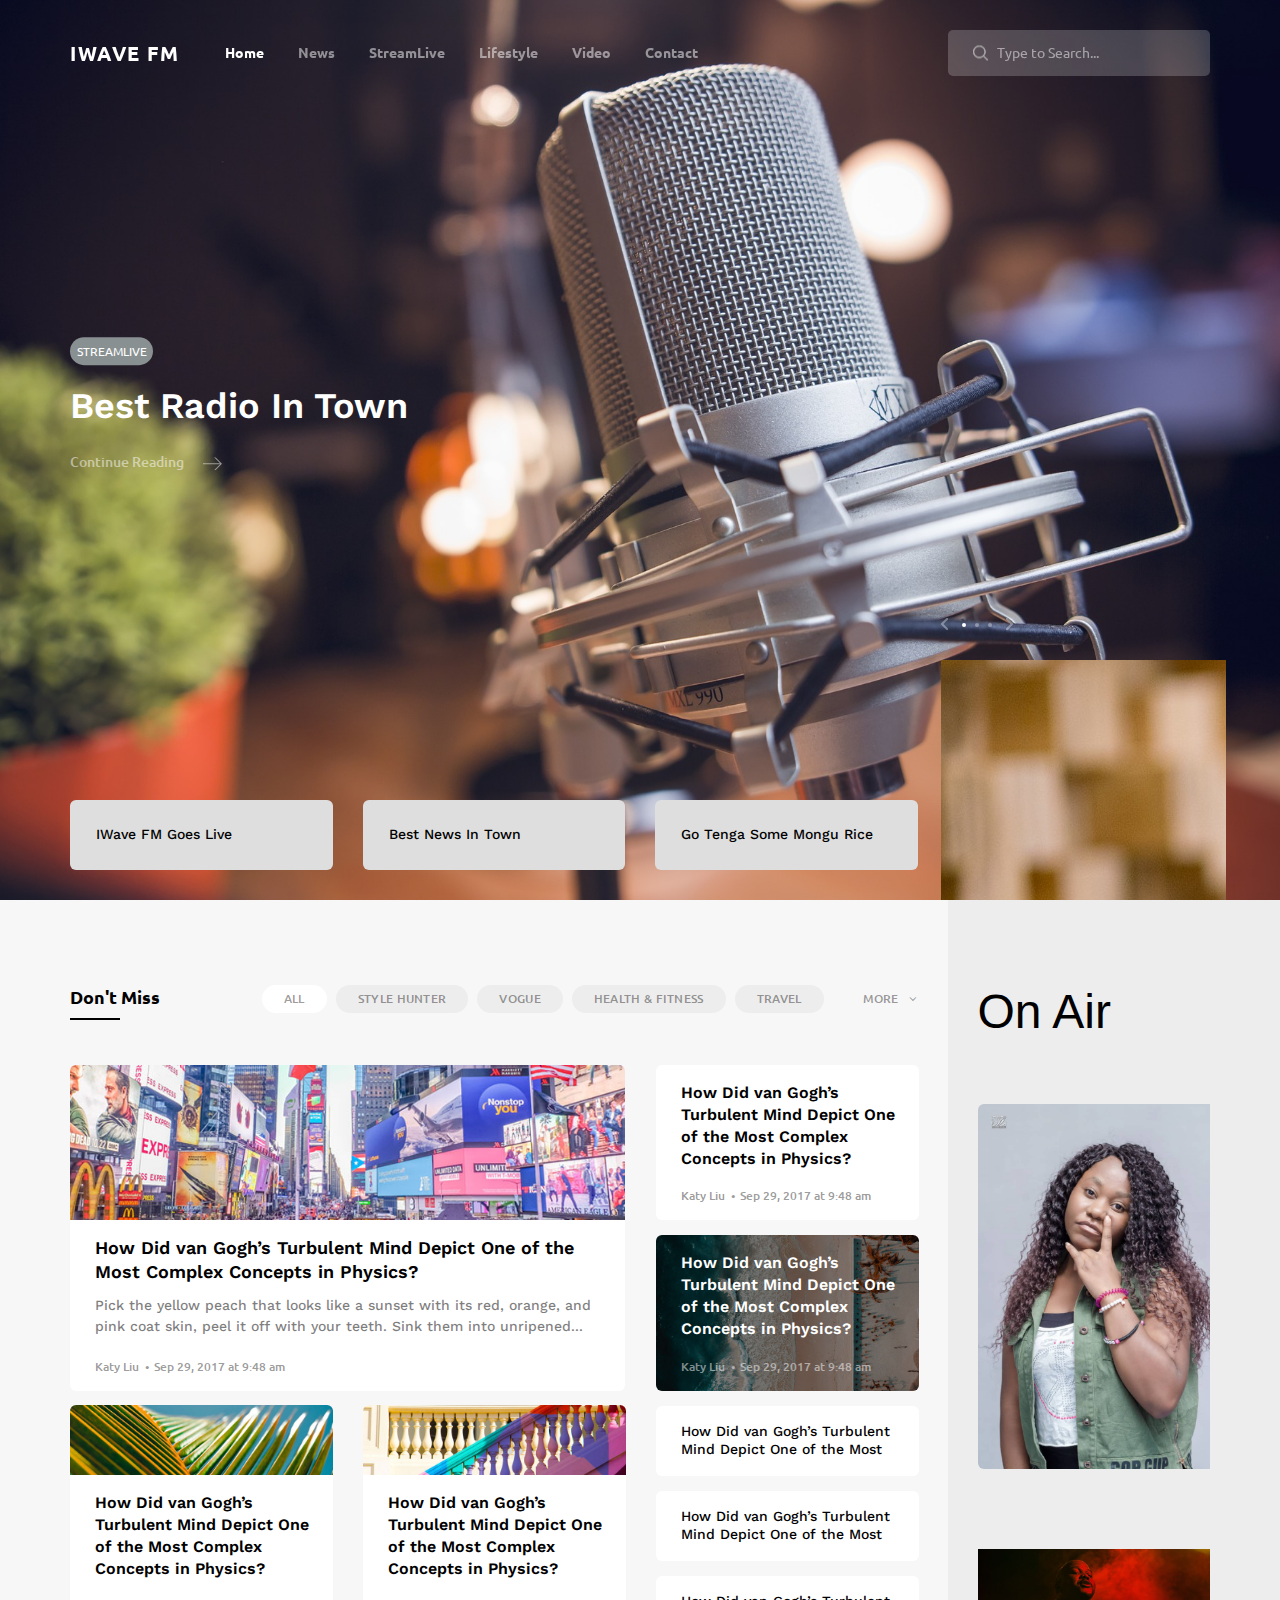
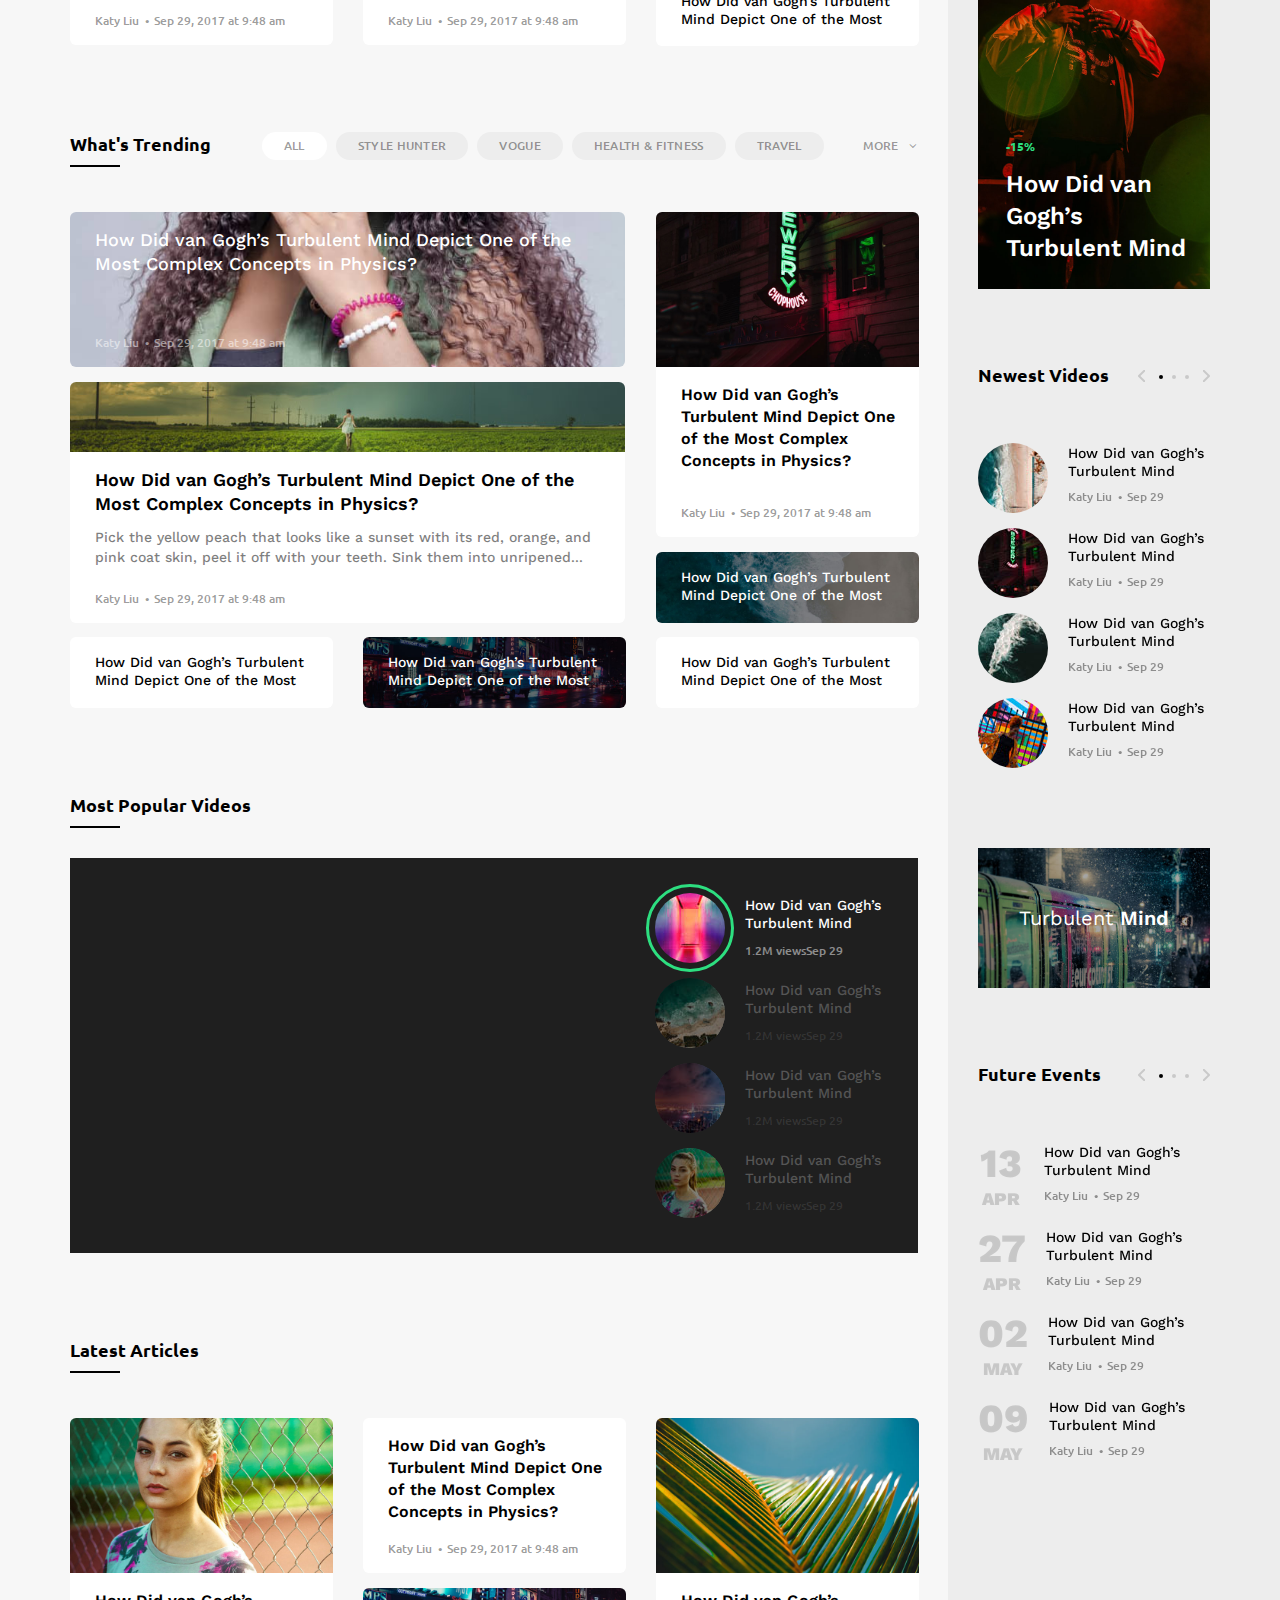
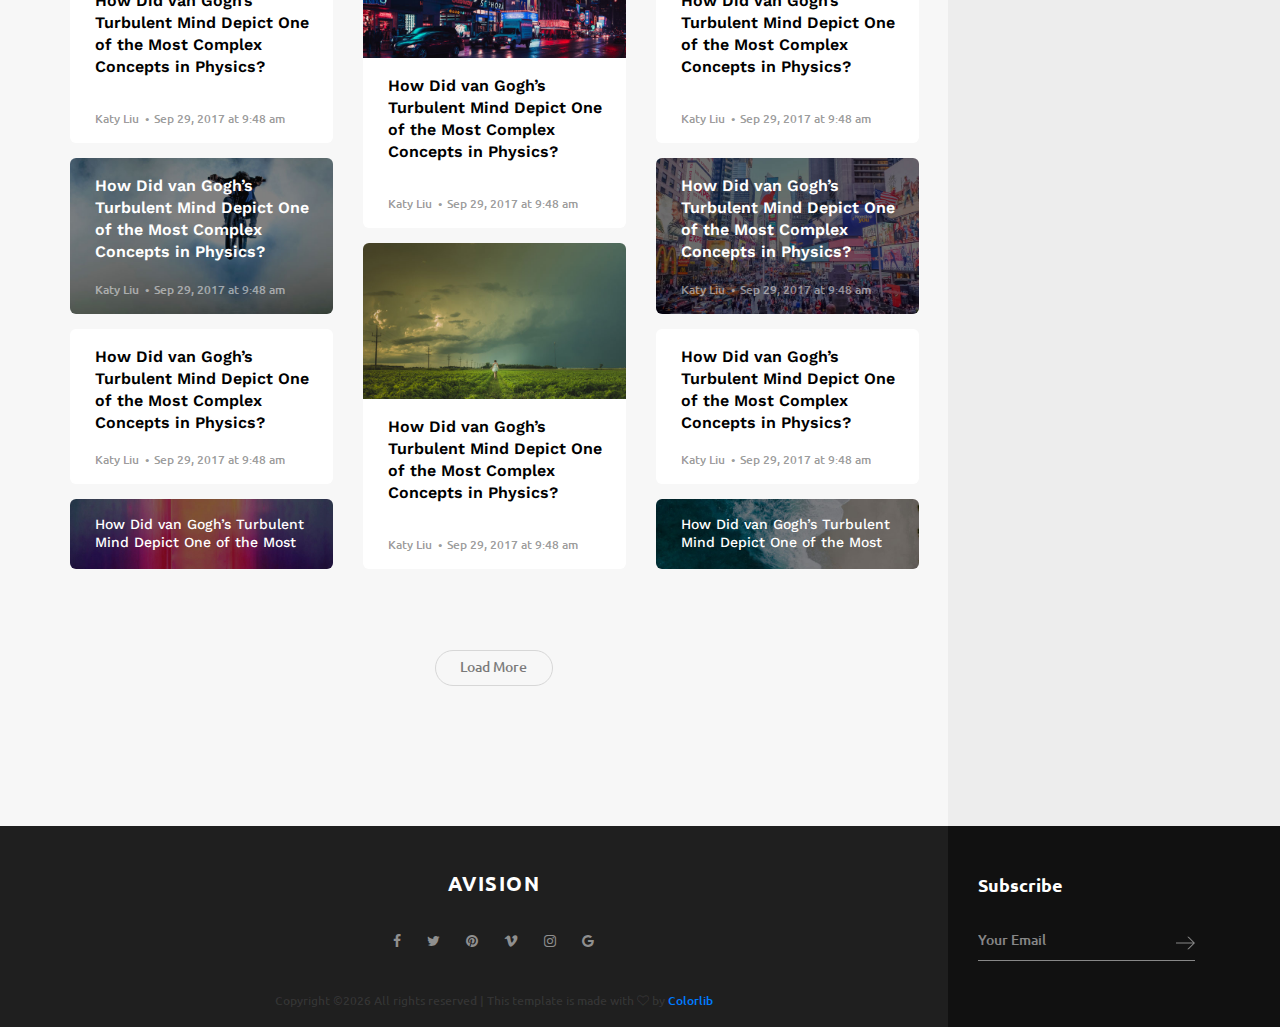
<file: index.html>
<!DOCTYPE html>
<html lang="en">
<head>
<title>iWave FM</title>
<meta charset="utf-8">
<meta http-equiv="X-UA-Compatible" content="IE=edge">
<meta name="description" content="Best Radio In Town">
<meta name="viewport" content="width=device-width, initial-scale=1">
<link rel="stylesheet" type="text/css" href="styles/bootstrap4/bootstrap.min.css">
<link href="plugins/font-awesome-4.7.0/css/font-awesome.min.css" rel="stylesheet" type="text/css">
<link rel="stylesheet" type="text/css" href="plugins/OwlCarousel2-2.2.1/owl.carousel.css">
<link rel="stylesheet" type="text/css" href="plugins/OwlCarousel2-2.2.1/owl.theme.default.css">
<link rel="stylesheet" type="text/css" href="plugins/OwlCarousel2-2.2.1/animate.css">
<link rel="stylesheet" type="text/css" href="plugins/jquery.mb.YTPlayer-3.1.12/jquery.mb.YTPlayer.css">
<link rel="stylesheet" type="text/css" href="styles/main_styles.css">
<link rel="stylesheet" type="text/css" href="styles/responsive.css">
</head>
<body>

<div class="super_container">

	<!-- Header -->

	<header class="header">
		<div class="container">
			<div class="row">
				<div class="col">
					<div class="header_content d-flex flex-row align-items-center justify-content-start">
						<div class="logo"><a href="#">IWave FM</a></div>
						<nav class="main_nav">
							<ul>
								<li class="active"><a href="index.html">Home</a></li>
								<li><a href="#">News</a></li>
								<li><a href="#">StreamLive</a></li>
								<li><a href="#">Lifestyle</a></li>
								<li><a href="#">Video</a></li>
								<li><a href="contact.html">Contact</a></li>
							</ul>
						</nav>
						<div class="search_container ml-auto">
							<div class="weather">
								<!-- <div class="temperature">+10°</div> -->
								<!-- <img class="weather_icon" src="images/cloud.png" alt=""> -->
							</div>
							<form action="#">
								<input type="search" class="header_search_input" required="required" placeholder="Type to Search...">
								<img class="header_search_icon" src="images/search.png" alt="">
							</form>
							
						</div>
						<div class="hamburger ml-auto menu_mm">
							<i class="fa fa-bars trans_200 menu_mm" aria-hidden="true"></i>
						</div>
					</div>
				</div>
			</div>
		</div>
	</header>

	<!-- Menu -->

	<div class="menu d-flex flex-column align-items-end justify-content-start text-right menu_mm trans_400">
		<div class="menu_close_container"><div class="menu_close"><div></div><div></div></div></div>
		<div class="logo menu_mm"><a href="#">Avision</a></div>
		<div class="search">
			<form action="#">
				<input type="search" class="header_search_input menu_mm" required="required" placeholder="Type to Search...">
				<img class="header_search_icon menu_mm" src="images/search_2.png" alt="">
			</form>
		</div>
		<nav class="menu_nav">
			<ul class="menu_mm">
				<li class="menu_mm"><a href="index.html">home</a></li>
				<li class="menu_mm"><a href="#">Fashion</a></li>
				<li class="menu_mm"><a href="#">Gadgets</a></li>
				<li class="menu_mm"><a href="#">Lifestyle</a></li>
				<li class="menu_mm"><a href="#">Video</a></li>
				<li class="menu_mm"><a href="contact.html">Contact</a></li>
			</ul>
		</nav>
	</div>
	
	<!-- Home -->

	<div class="home">
		
		<!-- Home Slider -->

		<div class="home_slider_container">
			<div class="owl-carousel owl-theme home_slider">
				
				<!-- Slider Item -->
				<div class="owl-item">
					<div class="home_slider_background" style="background-image:url(images/new/3.jpg)"></div>
					<div class="home_slider_content_container">
						<div class="container">
							<div class="row">
								<div class="col">
									<div class="home_slider_content">
										<div class="home_slider_item_category trans_200"><a href="http://www.radio.microtechcloud.co:3000/iwavefm.mp3" class="trans_200">StreamLive</a></div>
										<div class="home_slider_item_title">
											<a href="post.html">Best Radio In Town</a>
										</div>
										<div class="home_slider_item_link">
											<a href="post.html" class="trans_200">Continue Reading
												<svg version="1.1" id="link_arrow_1" xmlns="http://www.w3.org/2000/svg" xmlns:xlink="http://www.w3.org/1999/xlink" x="0px" y="0px"
													 width="19px" height="13px" viewBox="0 0 19 13" enable-background="new 0 0 19 13" xml:space="preserve">
													<polygon fill="#FFFFFF" points="12.475,0 11.061,0 17.081,6.021 0,6.021 0,7.021 17.038,7.021 11.06,13 12.474,13 18.974,6.5 "/>
												</svg>
											</a>
										</div>
									</div>
								</div>
							</div>
						</div>
					</div>

					<!-- Similar Posts -->
					<div class="similar_posts_container">
						<div class="container">
							<div class="row d-flex flex-row align-items-end">

								<!-- Similar Post -->
								<div class="col-lg-3 col-md-6 similar_post_col">
									<div class="similar_post trans_200">
										<a href="post.html">IWave FM  Goes Live</a>
									</div>
								</div>

								<!-- Similar Post -->
								<div class="col-lg-3 col-md-6 similar_post_col">
									<div class="similar_post trans_200">
										<a href="post.html">Best News In Town</a>
									</div>
								</div>

								<!-- Similar Post -->
								<div class="col-lg-3 col-md-6 similar_post_col">
									<div class="similar_post trans_200">
										<a href="post.html">Go Tenga Some Mongu Rice</a>
									</div>
								</div>

							</div>
						</div>
						
						<div class="home_slider_next_container">
							<div class="home_slider_next" style="background-image:url(images/new/2.jpg)">
								<div class="home_slider_next_background trans_400"></div>
								<div class="home_slider_next_content trans_400">
									<div class="home_slider_next_title">next</div>
									<div class="home_slider_next_link">How Did van Gogh’s Turbulent Mind Depict One of the Most Complex Concepts in Physics?</div>
								</div>
							</div>
						</div>

					</div>
				</div>

				<!-- Slider Item -->
				<div class="owl-item">
					<div class="home_slider_background" style="background-image:url(images/new/1.jpg)"></div>
					<div class="home_slider_content_container">
						<div class="container">
							<div class="row">
								<div class="col">
									<div class="home_slider_content">
										<div class="home_slider_item_category trans_200"><a href="category.html" class="trans_200">sport</a></div>
										<div class="home_slider_item_title">
											<a href="post.html">How Did van Gogh’s Turbulent Mind Depict One of the Most Complex Concepts in Physics?</a>
										</div>
										<div class="home_slider_item_link">
											<a href="post.html" class="trans_200">Continue Reading
												<svg version="1.1" id="link_arrow_1" xmlns="http://www.w3.org/2000/svg" xmlns:xlink="http://www.w3.org/1999/xlink" x="0px" y="0px"
													 width="19px" height="13px" viewBox="0 0 19 13" enable-background="new 0 0 19 13" xml:space="preserve">
													<polygon fill="#FFFFFF" points="12.475,0 11.061,0 17.081,6.021 0,6.021 0,7.021 17.038,7.021 11.06,13 12.474,13 18.974,6.5 "/>
												</svg>
											</a>
										</div>
									</div>
								</div>
							</div>
						</div>
					</div>

					<!-- Similar Posts -->
					<div class="similar_posts_container">
						<div class="container">
							<div class="row d-flex flex-row align-items-end">

								<!-- Similar Post -->
								<div class="col-lg-3 col-md-6 similar_post_col">
									<div class="similar_post trans_200">
										<a href="post.html">How Did van Gogh’s Turbulent Mind Depict One of the Most</a>
									</div>
								</div>

								<!-- Similar Post -->
								<div class="col-lg-3 col-md-6 similar_post_col">
									<div class="similar_post trans_200">
										<a href="post.html">How Did van Gogh’s Turbulent Mind Depict One of the Most</a>
									</div>
								</div>

								<!-- Similar Post -->
								<div class="col-lg-3 col-md-6 similar_post_col">
									<div class="similar_post trans_200">
										<a href="post.html">How Did van Gogh’s Turbulent Mind Depict One of the Most</a>
									</div>
								</div>

							</div>
						</div>
						
						<div class="home_slider_next_container">
							<div class="home_slider_next" style="background-image:url(images/home_slider_next.jpg)">
								<div class="home_slider_next_background trans_400"></div>
								<div class="home_slider_next_content trans_400">
									<div class="home_slider_next_title">next</div>
									<div class="home_slider_next_link">How Did van Gogh’s Turbulent Mind Depict One of the Most Complex Concepts in Physics?</div>
								</div>
							</div>
						</div>

					</div>
				</div>

				<!-- Slider Item -->
				<div class="owl-item">
					<div class="home_slider_background" style="background-image:url(images/new/4.jpg)"></div>
					<div class="home_slider_content_container">
						<div class="container">
							<div class="row">
								<div class="col">
									<div class="home_slider_content">
										<div class="home_slider_item_category trans_200"><a href="category.html" class="trans_200">Listen Live</a></div>
										<div class="home_slider_item_title">
											<a href="post.html">How Did van Gogh’s Turbulent Mind Depict One of the Most Complex Concepts in Physics?</a>
										</div>
										<div class="home_slider_item_link">
											<a href="post.html" class="trans_200">Continue Reading
												<svg version="1.1" id="link_arrow_1" xmlns="http://www.w3.org/2000/svg" xmlns:xlink="http://www.w3.org/1999/xlink" x="0px" y="0px"
													 width="19px" height="13px" viewBox="0 0 19 13" enable-background="new 0 0 19 13" xml:space="preserve">
													<polygon fill="#FFFFFF" points="12.475,0 11.061,0 17.081,6.021 0,6.021 0,7.021 17.038,7.021 11.06,13 12.474,13 18.974,6.5 "/>
												</svg>
											</a>
										</div>
									</div>
								</div>
							</div>
						</div>
					</div>

					<!-- Similar Posts -->
					<div class="similar_posts_container">
						<div class="container">
							<div class="row d-flex flex-row align-items-end">

								<!-- Similar Post -->
								<div class="col-lg-3 col-md-6 similar_post_col">
									<div class="similar_post trans_200">
										<a href="post.html">How Did van Gogh’s Turbulent Mind Depict One of the Most</a>
									</div>
								</div>

								<!-- Similar Post -->
								<div class="col-lg-3 col-md-6 similar_post_col">
									<div class="similar_post trans_200">
										<a href="post.html">How Did van Gogh’s Turbulent Mind Depict One of the Most</a>
									</div>
								</div>

								<!-- Similar Post -->
								<div class="col-lg-3 col-md-6 similar_post_col">
									<div class="similar_post trans_200">
										<a href="post.html">How Did van Gogh’s Turbulent Mind Depict One of the Most</a>
									</div>
								</div>

							</div>
						</div>
						
						<div class="home_slider_next_container">
							<div class="home_slider_next" style="background-image:url(images/home_slider_next.jpg)">
								<div class="home_slider_next_background trans_400"></div>
								<div class="home_slider_next_content trans_400">
									<div class="home_slider_next_title">next</div>
									<div class="home_slider_next_link">How Did van Gogh’s Turbulent Mind Depict One of the Most Complex Concepts in Physics?</div>
								</div>
							</div>
						</div>

					</div>
				</div>

			</div>

			<div class="custom_nav_container home_slider_nav_container">
				<div class="custom_prev custom_prev_home_slider">
					<svg version="1.1" xmlns="http://www.w3.org/2000/svg" xmlns:xlink="http://www.w3.org/1999/xlink" x="0px" y="0px"
						 width="7px" height="12px" viewBox="0 0 7 12" enable-background="new 0 0 7 12" xml:space="preserve">
						<polyline fill="#FFFFFF" points="0,5.61 5.609,0 7,0 7,1.438 2.438,6 7,10.563 7,12 5.609,12 -0.002,6.39 "/>
					</svg>
				</div>
		        <ul id="custom_dots" class="custom_dots custom_dots_home_slider">
					<li class="custom_dot custom_dot_home_slider active"><span></span></li>
					<li class="custom_dot custom_dot_home_slider"><span></span></li>
					<li class="custom_dot custom_dot_home_slider"><span></span></li>
				</ul>
				<div class="custom_next custom_next_home_slider">
					<svg version="1.1" xmlns="http://www.w3.org/2000/svg" xmlns:xlink="http://www.w3.org/1999/xlink" x="0px" y="0px"
						 width="7px" height="12px" viewBox="0 0 7 12" enable-background="new 0 0 7 12" xml:space="preserve">
						<polyline fill="#FFFFFF" points="6.998,6.39 1.389,12 -0.002,12 -0.002,10.562 4.561,6 -0.002,1.438 -0.002,0 1.389,0 7,5.61 "/>
					</svg>
				</div>
			</div>

		</div>
	</div>
	
	<!-- Page Content -->

	<div class="page_content">
		<div class="container">
			<div class="row row-lg-eq-height">

				<!-- Main Content -->

				<div class="col-lg-9">
					<div class="main_content">

						<!-- Blog Section - Don't Miss -->

						<div class="blog_section">
							<div class="section_panel d-flex flex-row align-items-center justify-content-start">
								<div class="section_title">Don't Miss</div>
								<div class="section_tags ml-auto">
									<ul>
										<li class="active"><a href="category.html">all</a></li>
										<li><a href="category.html">style hunter</a></li>
										<li><a href="category.html">vogue</a></li>
										<li><a href="category.html">health & fitness</a></li>
										<li><a href="category.html">travel</a></li>
									</ul>
								</div>
								<div class="section_panel_more">
									<ul>
										<li>more
											<ul>
												<li><a href="category.html">new look 2018</a></li>
												<li><a href="category.html">street fashion</a></li>
												<li><a href="category.html">business</a></li>
												<li><a href="category.html">recipes</a></li>
												<li><a href="category.html">sport</a></li>
												<li><a href="category.html">celebrities</a></li>
											</ul>
										</li>
									</ul>
								</div>
							</div>
							<div class="section_content">
								<div class="grid clearfix">

									<!-- Largest Card With Image -->
									<div class="card card_largest_with_image grid-item">
										<img class="card-img-top" src="images/post_1.jpg" alt="https://unsplash.com/@cjtagupa">
										<div class="card-body">
											<div class="card-title"><a href="post.html">How Did van Gogh’s Turbulent Mind Depict One of the Most Complex Concepts in Physics?</a></div>
											<p class="card-text">Pick the yellow peach that looks like a sunset with its red, orange, and pink coat skin, peel it off with your teeth. Sink them into unripened...</p>
											<small class="post_meta"><a href="#">Katy Liu</a><span>Sep 29, 2017 at 9:48 am</span></small>
										</div>
									</div>

									<!-- Small Card Without Image -->
									<div class="card card_default card_small_no_image grid-item">
										<div class="card-body">
											<div class="card-title card-title-small"><a href="post.html">How Did van Gogh’s Turbulent Mind Depict One of the Most Complex Concepts in Physics?</a></div>
											<small class="post_meta"><a href="#">Katy Liu</a><span>Sep 29, 2017 at 9:48 am</span></small>
										</div>
									</div>

									<!-- Small Card With Background -->
									<div class="card card_default card_small_with_background grid-item">
										<div class="card_background" style="background-image:url(images/post_4.jpg)"></div>
										<div class="card-body">
											<div class="card-title card-title-small"><a href="post.html">How Did van Gogh’s Turbulent Mind Depict One of the Most Complex Concepts in Physics?</a></div>
											<small class="post_meta"><a href="#">Katy Liu</a><span>Sep 29, 2017 at 9:48 am</span></small>
										</div>
									</div>

									<!-- Small Card With Image -->
									<div class="card card_small_with_image grid-item">
										<img class="card-img-top" src="images/post_2.jpg" alt="https://unsplash.com/@jakobowens1">
										<div class="card-body">
											<div class="card-title card-title-small"><a href="post.html">How Did van Gogh’s Turbulent Mind Depict One of the Most Complex Concepts in Physics?</a></div>
											<small class="post_meta"><a href="#">Katy Liu</a><span>Sep 29, 2017 at 9:48 am</span></small>
										</div>
									</div>

									<!-- Small Card With Image -->
									<div class="card card_small_with_image grid-item">
										<img class="card-img-top" src="images/post_3.jpg" alt="https://unsplash.com/@jannerboy62">
										<div class="card-body">
											<div class="card-title card-title-small"><a href="post.html">How Did van Gogh’s Turbulent Mind Depict One of the Most Complex Concepts in Physics?</a></div>
											<small class="post_meta"><a href="#">Katy Liu</a><span>Sep 29, 2017 at 9:48 am</span></small>
										</div>
									</div>

									<!-- Default Card No Image -->

									<div class="card card_default card_default_no_image grid-item">
										<div class="card-body">
											<div class="card-title card-title-small"><a href="post.html">How Did van Gogh’s Turbulent Mind Depict One of the Most</a></div>
										</div>
									</div>

									<!-- Default Card No Image -->

									<div class="card card_default card_default_no_image grid-item">
										<div class="card-body">
											<div class="card-title card-title-small"><a href="post.html">How Did van Gogh’s Turbulent Mind Depict One of the Most</a></div>
										</div>
									</div>

									<!-- Default Card No Image -->

									<div class="card card_default card_default_no_image grid-item">
										<div class="card-body">
											<div class="card-title card-title-small"><a href="post.html">How Did van Gogh’s Turbulent Mind Depict One of the Most</a></div>
										</div>
									</div>

								</div>
							</div>
						</div>

						<!-- Blog Section - What's Trending -->

						<div class="blog_section">
							<div class="section_panel d-flex flex-row align-items-center justify-content-start">
								<div class="section_title">What's Trending</div>
								<div class="section_tags ml-auto">
									<ul>
										<li class="active"><a href="category.html">all</a></li>
										<li><a href="category.html">style hunter</a></li>
										<li><a href="category.html">vogue</a></li>
										<li><a href="category.html">health & fitness</a></li>
										<li><a href="category.html">travel</a></li>
									</ul>
								</div>
								<div class="section_panel_more">
									<ul>
										<li>more
											<ul>
												<li><a href="category.html">new look 2018</a></li>
												<li><a href="category.html">street fashion</a></li>
												<li><a href="category.html">business</a></li>
												<li><a href="category.html">recipes</a></li>
												<li><a href="category.html">sport</a></li>
												<li><a href="category.html">celebrities</a></li>
											</ul>
										</li>
									</ul>
								</div>
							</div>
							<div class="section_content">
								<div class="grid clearfix">
									
									<!-- Large Card With Background -->
									<div class="card card_large_with_background grid-item">
										<div class="card_background" style="background-image:url(images/new/girl1.jpg)"></div>
										<div class="card-body">
											<div class="card-title"><a href="post.html">How Did van Gogh’s Turbulent Mind Depict One of the Most Complex Concepts in Physics?</a></div>
											<small class="post_meta"><a href="#">Katy Liu</a><span>Sep 29, 2017 at 9:48 am</span></small>
										</div>
									</div>
									
									<!-- Large Card With Image -->
									<div class="card grid-item card_large_with_image">
										<img class="card-img-top" src="images/post_9.jpg" alt="">
										<div class="card-body">
											<div class="card-title"><a href="post.html">How Did van Gogh’s Turbulent Mind Depict One of the Most Complex Concepts in Physics?</a></div>
											<p class="card-text">Pick the yellow peach that looks like a sunset with its red, orange, and pink coat skin, peel it off with your teeth. Sink them into unripened...</p>
											<small class="post_meta"><a href="#">Katy Liu</a><span>Sep 29, 2017 at 9:48 am</span></small>
										</div>
									</div>

									<!-- Default Card With Image -->
									<div class="card card_small_with_image grid-item">
										<img class="card-img-top" src="images/post_5.jpg" alt="">
										<div class="card-body">
											<div class="card-title card-title-small"><a href="post.html">How Did van Gogh’s Turbulent Mind Depict One of the Most Complex Concepts in Physics?</a></div>
											<small class="post_meta"><a href="#">Katy Liu</a><span>Sep 29, 2017 at 9:48 am</span></small>
										</div>
									</div>
									
									<!-- Default Card With Background -->

									<div class="card card_default card_default_with_background grid-item">
										<div class="card_background" style="background-image:url(images/post_6.jpg)"></div>
										<div class="card-body">
											<div class="card-title card-title-small"><a href="post.html">How Did van Gogh’s Turbulent Mind Depict One of the Most</a></div>
										</div>
									</div>

									<!-- Default Card No Image -->
									<div class="card card_default card_default_no_image grid-item">
										<div class="card-body">
											<div class="card-title card-title-small"><a href="post.html">How Did van Gogh’s Turbulent Mind Depict One of the Most</a></div>
										</div>
									</div>

									<!-- Default Card No Image -->
									<div class="card card_default card_default_no_image grid-item">
										<div class="card-body">
											<div class="card-title card-title-small"><a href="post.html">How Did van Gogh’s Turbulent Mind Depict One of the Most</a></div>
										</div>
									</div>

									<!-- Default Card With Background -->

									<div class="card card_default card_default_with_background grid-item">
										<div class="card_background" style="background-image:url(images/post_7.jpg)"></div>
										<div class="card-body">
											<div class="card-title card-title-small"><a href="post.html">How Did van Gogh’s Turbulent Mind Depict One of the Most</a></div>
										</div>
									</div>

								</div>
								
							</div>
						</div>

						<!-- Blog Section - Videos -->

						<div class="blog_section">
							<div class="section_panel d-flex flex-row align-items-center justify-content-start">
								<div class="section_title">Most Popular Videos</div>
							</div>
							<div class="section_content">
								<div class="row">
									<div class="col">
										<div class="videos">
											<div class="player_container">
												<div id="P1" class="player" 
												     data-property="{videoURL:'2ScS5kwm7nI',containment:'self',startAt:0,mute:false,autoPlay:false,loop:false,opacity:1}">
												</div>
											</div>
											<div class="playlist">
												<div class="playlist_background"></div>

												<!-- Video -->
												<div class="video_container video_command active" onclick="jQuery('#P1').YTPChangeVideo({videoURL: '2ScS5kwm7nI', mute:false, addRaster:true})">
													<div class="video d-flex flex-row align-items-center justify-content-start">
														<div class="video_image"><div><img src="images/video_1.jpg" alt=""></div><img class="play_img" src="images/play.png" alt=""></div>
														<div class="video_content">
															<div class="video_title">How Did van Gogh’s Turbulent Mind</div>
															<div class="video_info"><span>1.2M views</span><span>Sep 29</span></div>
														</div>
													</div>
												</div>

												<!-- Video -->
												<div class="video_container video_command" onclick="jQuery('#P1').YTPChangeVideo({videoURL: 'BzMLA8YIgG0', mute:false, addRaster:true})">
													<div class="video d-flex flex-row align-items-center justify-content-start">
														<div class="video_image"><div><img src="images/video_2.jpg" alt=""></div><img class="play_img" src="images/play.png" alt=""></div>
														<div class="video_content">
															<div class="video_title">How Did van Gogh’s Turbulent Mind</div>
															<div class="video_info"><span>1.2M views</span><span>Sep 29</span></div>
														</div>
													</div>
												</div>

												<!-- Video -->
												<div class="video_container video_command" onclick="jQuery('#P1').YTPChangeVideo({videoURL: 'bpbcSdqvtUQ', mute:false, addRaster:true})">
													<div class="video d-flex flex-row align-items-center justify-content-start">
														<div class="video_image"><div><img src="images/video_3.jpg" alt=""></div><img class="play_img" src="images/play.png" alt=""></div>
														<div class="video_content">
															<div class="video_title">How Did van Gogh’s Turbulent Mind</div>
															<div class="video_info"><span>1.2M views</span><span>Sep 29</span></div>
														</div>
													</div>
												</div>

												<!-- Video -->
												<div class="video_container video_command" onclick="jQuery('#P1').YTPChangeVideo({videoURL: 'UjYemgbhJF0', mute:false, addRaster:true})">
													<div class="video d-flex flex-row align-items-center justify-content-start">
														<div class="video_image"><div><img src="images/video_4.jpg" alt=""></div><img class="play_img" src="images/play.png" alt=""></div>
														<div class="video_content">
															<div class="video_title">How Did van Gogh’s Turbulent Mind</div>
															<div class="video_info"><span>1.2M views</span><span>Sep 29</span></div>
														</div>
													</div>
												</div>

											</div>
										</div>
									</div>
								</div>
							</div>
						</div>

						<!-- Blog Section - Latest -->

						<div class="blog_section">
							<div class="section_panel d-flex flex-row align-items-center justify-content-start">
								<div class="section_title">Latest Articles</div>
							</div>
							<div class="section_content">
								<div class="grid clearfix">
									
									<!-- Small Card With Image -->
									<div class="card card_small_with_image grid-item">
										<img class="card-img-top" src="images/post_10.jpg" alt="">
										<div class="card-body">
											<div class="card-title card-title-small"><a href="post.html">How Did van Gogh’s Turbulent Mind Depict One of the Most Complex Concepts in Physics?</a></div>
											<small class="post_meta"><a href="#">Katy Liu</a><span>Sep 29, 2017 at 9:48 am</span></small>
										</div>
									</div>

									<!-- Small Card Without Image -->
									<div class="card card_default card_small_no_image grid-item">
										<div class="card-body">
											<div class="card-title card-title-small"><a href="post.html">How Did van Gogh’s Turbulent Mind Depict One of the Most Complex Concepts in Physics?</a></div>
											<small class="post_meta"><a href="#">Katy Liu</a><span>Sep 29, 2017 at 9:48 am</span></small>
										</div>
									</div>

									<!-- Small Card With Image -->
									<div class="card card_small_with_image grid-item">
										<img class="card-img-top" src="images/post_15.jpg" alt="">
										<div class="card-body">
											<div class="card-title card-title-small"><a href="post.html">How Did van Gogh’s Turbulent Mind Depict One of the Most Complex Concepts in Physics?</a></div>
											<small class="post_meta"><a href="#">Katy Liu</a><span>Sep 29, 2017 at 9:48 am</span></small>
										</div>
									</div>

									<!-- Small Card With Image -->
									<div class="card card_small_with_image grid-item">
										<img class="card-img-top" src="images/post_13.jpg" alt="https://unsplash.com/@jakobowens1">
										<div class="card-body">
											<div class="card-title card-title-small"><a href="post.html">How Did van Gogh’s Turbulent Mind Depict One of the Most Complex Concepts in Physics?</a></div>
											<small class="post_meta"><a href="#">Katy Liu</a><span>Sep 29, 2017 at 9:48 am</span></small>
										</div>
									</div>

									<!-- Small Card With Background -->
									<div class="card card_default card_small_with_background grid-item">
										<div class="card_background" style="background-image:url(images/post_11.jpg)"></div>
										<div class="card-body">
											<div class="card-title card-title-small"><a href="post.html">How Did van Gogh’s Turbulent Mind Depict One of the Most Complex Concepts in Physics?</a></div>
											<small class="post_meta"><a href="#">Katy Liu</a><span>Sep 29, 2017 at 9:48 am</span></small>
										</div>
									</div>

									<!-- Small Card With Background -->
									<div class="card card_default card_small_with_background grid-item">
										<div class="card_background" style="background-image:url(images/post_16.jpg)"></div>
										<div class="card-body">
											<div class="card-title card-title-small"><a href="post.html">How Did van Gogh’s Turbulent Mind Depict One of the Most Complex Concepts in Physics?</a></div>
											<small class="post_meta"><a href="#">Katy Liu</a><span>Sep 29, 2017 at 9:48 am</span></small>
										</div>
									</div>

									<!-- Small Card With Image -->
									<div class="card card_small_with_image grid-item">
										<img class="card-img-top" src="images/post_14.jpg" alt="">
										<div class="card-body">
											<div class="card-title card-title-small"><a href="post.html">How Did van Gogh’s Turbulent Mind Depict One of the Most Complex Concepts in Physics?</a></div>
											<small class="post_meta"><a href="#">Katy Liu</a><span>Sep 29, 2017 at 9:48 am</span></small>
										</div>
									</div>

									<!-- Small Card Without Image -->
									<div class="card card_default card_small_no_image grid-item">
										<div class="card-body">
											<div class="card-title card-title-small"><a href="post.html">How Did van Gogh’s Turbulent Mind Depict One of the Most Complex Concepts in Physics?</a></div>
											<small class="post_meta"><a href="#">Katy Liu</a><span>Sep 29, 2017 at 9:48 am</span></small>
										</div>
									</div>

									<!-- Small Card Without Image -->
									<div class="card card_default card_small_no_image grid-item">
										<div class="card-body">
											<div class="card-title card-title-small"><a href="post.html">How Did van Gogh’s Turbulent Mind Depict One of the Most Complex Concepts in Physics?</a></div>
											<small class="post_meta"><a href="#">Katy Liu</a><span>Sep 29, 2017 at 9:48 am</span></small>
										</div>
									</div>

									<!-- Default Card With Background -->
									<div class="card card_default card_default_with_background grid-item">
										<div class="card_background" style="background-image:url(images/post_12.jpg)"></div>
										<div class="card-body">
											<div class="card-title card-title-small"><a href="post.html">How Did van Gogh’s Turbulent Mind Depict One of the Most</a></div>
										</div>
									</div>

									<!-- Default Card With Background -->
									<div class="card card_default card_default_with_background grid-item">
										<div class="card_background" style="background-image:url(images/post_6.jpg)"></div>
										<div class="card-body">
											<div class="card-title card-title-small"><a href="post.html">How Did van Gogh’s Turbulent Mind Depict One of the Most</a></div>
										</div>
									</div>
								</div>
								
							</div>
						</div>

					</div>
					<div class="load_more">
						<div id="load_more" class="load_more_button text-center trans_200">Load More</div>
					</div>
				</div>

				<!-- Sidebar -->

				<div class="col-lg-3">
					<div class="sidebar">
						<div class="sidebar_background"></div>

						<!-- Top Stories -->

						<div class="sidebar_section">
							<div class="sidebar_title_container">
								<div class="sidebar_title"><h1>On Air</h1></div>
								<div class="sidebar_slider_nav">
									<div class="custom_nav_container sidebar_slider_nav_container">
										<!-- <div class="custom_prev custom_prev_top">
											<svg version="1.1" xmlns="http://www.w3.org/2000/svg" xmlns:xlink="http://www.w3.org/1999/xlink" x="0px" y="0px"
												 width="7px" height="12px" viewBox="0 0 7 12" enable-background="new 0 0 7 12" xml:space="preserve">
												<polyline fill="#bebebe" points="0,5.61 5.609,0 7,0 7,1.438 2.438,6 7,10.563 7,12 5.609,12 -0.002,6.39 "/>
											</svg>
										</div> -->
								        <ul id="custom_dots" class="custom_dots custom_dots_top">
											<!-- <li class="custom_dot custom_dot_top active"><span></span></li> -->
											<!-- <li class="custom_dot custom_dot_top"><span></span></li>
											<li class="custom_dot custom_dot_top"><span></span></li> -->
										</ul>
										<!-- <div class="custom_next custom_next_top">
											<svg version="1.1" xmlns="http://www.w3.org/2000/svg" xmlns:xlink="http://www.w3.org/1999/xlink" x="0px" y="0px"
												 width="7px" height="12px" viewBox="0 0 7 12" enable-background="new 0 0 7 12" xml:space="preserve">
												<polyline fill="#bebebe" points="6.998,6.39 1.389,12 -0.002,12 -0.002,10.562 4.561,6 -0.002,1.438 -0.002,0 1.389,0 7,5.61 "/>
											</svg>
										</div> -->
									</div>
								</div>
							</div>
							<div class="sidebar_section_content">

								<!-- On Air Slider -->
								<div class="sidebar_slider_container">
									<div class="owl-carousel owl-theme sidebar_slider_top">

										<!-- Top Stories Slider Item -->
										<div class="owl-item">

											<!-- Sidebar Post -->
											<div class="side_post">
												<a>
													<div class="d-flex flex-row align-items-xl-center align-items-start justify-content-start">
														<div class="side_post_image_"><div><img src="images/new/girl1.jpg" alt=""></div></div>
														<div class="side_post_content">
															<div class="side_post_title">DJ X</div>
															<!-- <small class="post_meta">Katy Liu<span>Sep 29</span></small> -->
														</div>
													</div>
												</a>
											</div>

											<!-- Sidebar Post -->
											<!-- <div class="side_post">
												<a href="post.html">
													<div class="d-flex flex-row align-items-xl-center align-items-start justify-content-start">
														<div class="side_post_image"><div><img src="images/top_2.jpg" alt=""></div></div>
														<div class="side_post_content">
															<div class="side_post_title">How Did van Gogh’s Turbulent Mind</div>
															<small class="post_meta">Katy Liu<span>Sep 29</span></small>
														</div>
													</div>
												</a>
											</div> -->

											<!-- Sidebar Post -->
											<!-- <div class="side_post">
												<a href="post.html">
													<div class="d-flex flex-row align-items-xl-center align-items-start justify-content-start">
														<div class="side_post_image"><div><img src="images/top_3.jpg" alt=""></div></div>
														<div class="side_post_content">
															<div class="side_post_title">How Did van Gogh’s Turbulent Mind</div>
															<small class="post_meta">Katy Liu<span>Sep 29</span></small>
														</div>
													</div>
												</a>
											</div> -->

											<!-- Sidebar Post -->
											<!-- <div class="side_post">
												<a href="post.html">
													<div class="d-flex flex-row align-items-xl-center align-items-start justify-content-start">
														<div class="side_post_image"><div><img src="images/top_4.jpg" alt=""></div></div>
														<div class="side_post_content">
															<div class="side_post_title">How Did van Gogh’s Turbulent Mind</div>
															<small class="post_meta">Katy Liu<span>Sep 29</span></small>
														</div>
													</div>
												</a>
											</div> -->

										</div>

										<!-- Top Stories Slider Item -->
										<div class="owl-item">

											<!-- Sidebar Post -->
											<!-- <div class="side_post">
												<a href="post.html">
													<div class="d-flex flex-row align-items-xl-center align-items-start justify-content-start">
														<div class="side_post_image"><div><img src="images/top_1.jpg" alt=""></div></div>
														<div class="side_post_content">
															<div class="side_post_title">How Did van Gogh’s Turbulent Mind</div>
															<small class="post_meta">Katy Liu<span>Sep 29</span></small>
														</div>
													</div>
												</a>
											</div> -->

											<!-- Sidebar Post -->
											<!-- <div class="side_post">
												<a href="post.html">
													<div class="d-flex flex-row align-items-xl-center align-items-start justify-content-start">
														<div class="side_post_image"><div><img src="images/top_2.jpg" alt=""></div></div>
														<div class="side_post_content">
															<div class="side_post_title">How Did van Gogh’s Turbulent Mind</div>
															<small class="post_meta">Katy Liu<span>Sep 29</span></small>
														</div>
													</div>
												</a>
											</div> -->

											<!-- Sidebar Post -->
											<!-- <div class="side_post">
												<a href="post.html">
													<div class="d-flex flex-row align-items-xl-center align-items-start justify-content-start">
														<div class="side_post_image"><div><img src="images/top_3.jpg" alt=""></div></div>
														<div class="side_post_content">
															<div class="side_post_title">How Did van Gogh’s Turbulent Mind</div>
															<small class="post_meta">Katy Liu<span>Sep 29</span></small>
														</div>
													</div>
												</a>
											</div> -->

											<!-- Sidebar Post -->
											<!-- <div class="side_post">
												<a href="post.html">
													<div class="d-flex flex-row align-items-xl-center align-items-start justify-content-start">
														<div class="side_post_image"><div><img src="images/top_4.jpg" alt=""></div></div>
														<div class="side_post_content">
															<div class="side_post_title">How Did van Gogh’s Turbulent Mind</div>
															<small class="post_meta">Katy Liu<span>Sep 29</span></small>
														</div>
													</div>
												</a>
											</div> -->

										</div>

										<!-- Top Stories Slider Item -->
										<div class="owl-item">

											<!-- Sidebar Post -->
											<!-- <div class="side_post">
												<a href="post.html">
													<div class="d-flex flex-row align-items-xl-center align-items-start justify-content-start">
														<div class="side_post_image"><div><img src="images/top_1.jpg" alt=""></div></div>
														<div class="side_post_content">
															<div class="side_post_title">How Did van Gogh’s Turbulent Mind</div>
															<small class="post_meta">Katy Liu<span>Sep 29</span></small>
														</div>
													</div>
												</a>
											</div> -->

											<!-- Sidebar Post -->
											<!-- <div class="side_post">
												<a href="post.html">
													<div class="d-flex flex-row align-items-xl-center align-items-start justify-content-start">
														<div class="side_post_image"><div><img src="images/top_2.jpg" alt=""></div></div>
														<div class="side_post_content">
															<div class="side_post_title">How Did van Gogh’s Turbulent Mind</div>
															<small class="post_meta">Katy Liu<span>Sep 29</span></small>
														</div>
													</div>
												</a>
											</div> -->

											<!-- Sidebar Post -->
											<!-- <div class="side_post">
												<a href="post.html">
													<div class="d-flex flex-row align-items-xl-center align-items-start justify-content-start">
														<div class="side_post_image"><div><img src="images/top_3.jpg" alt=""></div></div>
														<div class="side_post_content">
															<div class="side_post_title">How Did van Gogh’s Turbulent Mind</div>
															<small class="post_meta">Katy Liu<span>Sep 29</span></small>
														</div>
													</div>
												</a>
											</div> -->

											<!-- Sidebar Post -->
											<!-- <div class="side_post">
												<a href="post.html">
													<div class="d-flex flex-row align-items-xl-center align-items-start justify-content-start">
														<div class="side_post_image"><div><img src="images/top_4.jpg" alt=""></div></div>
														<div class="side_post_content">
															<div class="side_post_title">How Did van Gogh’s Turbulent Mind</div>
															<small class="post_meta">Katy Liu<span>Sep 29</span></small>
														</div>
													</div>
												</a>
											</div> -->

										</div>

									</div>
								</div>
							</div>
						</div>

						<!-- Advertising -->

						<div class="sidebar_section">
							<div class="advertising">
								<div class="advertising_background" style="background-image:url(images/post_17.jpg)"></div>
								<div class="advertising_content d-flex flex-column align-items-start justify-content-end">
									<div class="advertising_perc">-15%</div>
									<div class="advertising_link"><a href="#">How Did van Gogh’s Turbulent Mind</a></div>
								</div>
							</div>
						</div>

						<!-- Newest Videos -->

						<div class="sidebar_section newest_videos">
							<div class="sidebar_title_container">
								<div class="sidebar_title">Newest Videos</div>
								<div class="sidebar_slider_nav">
									<div class="custom_nav_container sidebar_slider_nav_container">
										<div class="custom_prev custom_prev_vid">
											<svg version="1.1" xmlns="http://www.w3.org/2000/svg" xmlns:xlink="http://www.w3.org/1999/xlink" x="0px" y="0px"
												 width="7px" height="12px" viewBox="0 0 7 12" enable-background="new 0 0 7 12" xml:space="preserve">
												<polyline fill="#bebebe" points="0,5.61 5.609,0 7,0 7,1.438 2.438,6 7,10.563 7,12 5.609,12 -0.002,6.39 "/>
											</svg>
										</div>
								        <ul id="custom_dots" class="custom_dots custom_dots_vid">
											<li class="custom_dot custom_dot_vid active"><span></span></li>
											<li class="custom_dot custom_dot_vid"><span></span></li>
											<li class="custom_dot custom_dot_vid"><span></span></li>
										</ul>
										<div class="custom_next custom_next_vid">
											<svg version="1.1" xmlns="http://www.w3.org/2000/svg" xmlns:xlink="http://www.w3.org/1999/xlink" x="0px" y="0px"
												 width="7px" height="12px" viewBox="0 0 7 12" enable-background="new 0 0 7 12" xml:space="preserve">
												<polyline fill="#bebebe" points="6.998,6.39 1.389,12 -0.002,12 -0.002,10.562 4.561,6 -0.002,1.438 -0.002,0 1.389,0 7,5.61 "/>
											</svg>
										</div>
									</div>
								</div>
							</div>
							<div class="sidebar_section_content">

								<!-- Sidebar Slider -->
								<div class="sidebar_slider_container">
									<div class="owl-carousel owl-theme sidebar_slider_vid">

										<!-- Newest Videos Slider Item -->
										<div class="owl-item">

											<!-- Newest Videos Post -->
											<div class="side_post">
												<a href="post.html">
													<div class="d-flex flex-row align-items-xl-center align-items-start justify-content-start">
														<div class="side_post_image"><div><img src="images/vid_1.jpg" alt=""></div></div>
														<div class="side_post_content">
															<div class="side_post_title">How Did van Gogh’s Turbulent Mind</div>
															<small class="post_meta">Katy Liu<span>Sep 29</span></small>
														</div>
													</div>
												</a>
											</div>

											<!-- Newest Videos Post -->
											<div class="side_post">
												<a href="post.html">
													<div class="d-flex flex-row align-items-xl-center align-items-start justify-content-start">
														<div class="side_post_image"><div><img src="images/vid_2.jpg" alt=""></div></div>
														<div class="side_post_content">
															<div class="side_post_title">How Did van Gogh’s Turbulent Mind</div>
															<small class="post_meta">Katy Liu<span>Sep 29</span></small>
														</div>
													</div>
												</a>
											</div>

											<!-- Newest Videos Post -->
											<div class="side_post">
												<a href="post.html">
													<div class="d-flex flex-row align-items-xl-center align-items-start justify-content-start">
														<div class="side_post_image"><div><img src="images/vid_3.jpg" alt=""></div></div>
														<div class="side_post_content">
															<div class="side_post_title">How Did van Gogh’s Turbulent Mind</div>
															<small class="post_meta">Katy Liu<span>Sep 29</span></small>
														</div>
													</div>
												</a>
											</div>

											<!-- Newest Videos Post -->
											<div class="side_post">
												<a href="post.html">
													<div class="d-flex flex-row align-items-xl-center align-items-start justify-content-start">
														<div class="side_post_image"><div><img src="images/vid_4.jpg" alt=""></div></div>
														<div class="side_post_content">
															<div class="side_post_title">How Did van Gogh’s Turbulent Mind</div>
															<small class="post_meta">Katy Liu<span>Sep 29</span></small>
														</div>
													</div>
												</a>
											</div>

										</div>

										<!-- Newest Videos Slider Item -->
										<div class="owl-item">

											<!-- Newest Videos Post -->
											<div class="side_post">
												<a href="post.html">
													<div class="d-flex flex-row align-items-xl-center align-items-start justify-content-start">
														<div class="side_post_image"><div><img src="images/vid_1.jpg" alt=""></div></div>
														<div class="side_post_content">
															<div class="side_post_title">How Did van Gogh’s Turbulent Mind</div>
															<small class="post_meta">Katy Liu<span>Sep 29</span></small>
														</div>
													</div>
												</a>
											</div>

											<!-- Newest Videos Post -->
											<div class="side_post">
												<a href="post.html">
													<div class="d-flex flex-row align-items-xl-center align-items-start justify-content-start">
														<div class="side_post_image"><div><img src="images/vid_2.jpg" alt=""></div></div>
														<div class="side_post_content">
															<div class="side_post_title">How Did van Gogh’s Turbulent Mind</div>
															<small class="post_meta">Katy Liu<span>Sep 29</span></small>
														</div>
													</div>
												</a>
											</div>

											<!-- Newest Videos Post -->
											<div class="side_post">
												<a href="post.html">
													<div class="d-flex flex-row align-items-xl-center align-items-start justify-content-start">
														<div class="side_post_image"><div><img src="images/vid_3.jpg" alt=""></div></div>
														<div class="side_post_content">
															<div class="side_post_title">How Did van Gogh’s Turbulent Mind</div>
															<small class="post_meta">Katy Liu<span>Sep 29</span></small>
														</div>
													</div>
												</a>
											</div>

											<!-- Newest Videos Post -->
											<div class="side_post">
												<a href="post.html">
													<div class="d-flex flex-row align-items-xl-center align-items-start justify-content-start">
														<div class="side_post_image"><div><img src="images/vid_4.jpg" alt=""></div></div>
														<div class="side_post_content">
															<div class="side_post_title">How Did van Gogh’s Turbulent Mind</div>
															<small class="post_meta">Katy Liu<span>Sep 29</span></small>
														</div>
													</div>
												</a>
											</div>

										</div>

										<!-- Newest Videos Slider Item -->
										<div class="owl-item">

											<!-- Newest Videos Post -->
											<div class="side_post">
												<a href="post.html">
													<div class="d-flex flex-row align-items-xl-center align-items-start justify-content-start">
														<div class="side_post_image"><div><img src="images/vid_1.jpg" alt=""></div></div>
														<div class="side_post_content">
															<div class="side_post_title">How Did van Gogh’s Turbulent Mind</div>
															<small class="post_meta">Katy Liu<span>Sep 29</span></small>
														</div>
													</div>
												</a>
											</div>

											<!-- Newest Videos Post -->
											<div class="side_post">
												<a href="post.html">
													<div class="d-flex flex-row align-items-xl-center align-items-start justify-content-start">
														<div class="side_post_image"><div><img src="images/vid_2.jpg" alt=""></div></div>
														<div class="side_post_content">
															<div class="side_post_title">How Did van Gogh’s Turbulent Mind</div>
															<small class="post_meta">Katy Liu<span>Sep 29</span></small>
														</div>
													</div>
												</a>
											</div>

											<!-- Newest Videos Post -->
											<div class="side_post">
												<a href="post.html">
													<div class="d-flex flex-row align-items-xl-center align-items-start justify-content-start">
														<div class="side_post_image"><div><img src="images/vid_3.jpg" alt=""></div></div>
														<div class="side_post_content">
															<div class="side_post_title">How Did van Gogh’s Turbulent Mind</div>
															<small class="post_meta">Katy Liu<span>Sep 29</span></small>
														</div>
													</div>
												</a>
											</div>

											<!-- Newest Videos Post -->
											<div class="side_post">
												<a href="post.html">
													<div class="d-flex flex-row align-items-xl-center align-items-start justify-content-start">
														<div class="side_post_image"><div><img src="images/vid_4.jpg" alt=""></div></div>
														<div class="side_post_content">
															<div class="side_post_title">How Did van Gogh’s Turbulent Mind</div>
															<small class="post_meta">Katy Liu<span>Sep 29</span></small>
														</div>
													</div>
												</a>
											</div>

										</div>

									</div>
								</div>
							</div>
						</div>

						<!-- Advertising 2 -->

						<div class="sidebar_section">
							<div class="advertising_2">
								<div class="advertising_background" style="background-image:url(images/post_18.jpg)"></div>
								<div class="advertising_2_content d-flex flex-column align-items-center justify-content-center">
									<div class="advertising_2_link"><a href="#">Turbulent <span>Mind</span></a></div>
								</div>
							</div>
						</div>

						<!-- Future Events -->

						<div class="sidebar_section future_events">
							<div class="sidebar_title_container">
								<div class="sidebar_title">Future Events</div>
								<div class="sidebar_slider_nav">
									<div class="custom_nav_container sidebar_slider_nav_container">
										<div class="custom_prev custom_prev_events">
											<svg version="1.1" xmlns="http://www.w3.org/2000/svg" xmlns:xlink="http://www.w3.org/1999/xlink" x="0px" y="0px"
												 width="7px" height="12px" viewBox="0 0 7 12" enable-background="new 0 0 7 12" xml:space="preserve">
												<polyline fill="#bebebe" points="0,5.61 5.609,0 7,0 7,1.438 2.438,6 7,10.563 7,12 5.609,12 -0.002,6.39 "/>
											</svg>
										</div>
								        <ul id="custom_dots" class="custom_dots custom_dots_events">
											<li class="custom_dot custom_dot_events active"><span></span></li>
											<li class="custom_dot custom_dot_events"><span></span></li>
											<li class="custom_dot custom_dot_events"><span></span></li>
										</ul>
										<div class="custom_next custom_next_events">
											<svg version="1.1" xmlns="http://www.w3.org/2000/svg" xmlns:xlink="http://www.w3.org/1999/xlink" x="0px" y="0px"
												 width="7px" height="12px" viewBox="0 0 7 12" enable-background="new 0 0 7 12" xml:space="preserve">
												<polyline fill="#bebebe" points="6.998,6.39 1.389,12 -0.002,12 -0.002,10.562 4.561,6 -0.002,1.438 -0.002,0 1.389,0 7,5.61 "/>
											</svg>
										</div>
									</div>
								</div>
							</div>
							<div class="sidebar_section_content">

								<!-- Sidebar Slider -->
								<div class="sidebar_slider_container">
									<div class="owl-carousel owl-theme sidebar_slider_events">

										<!-- Future Events Slider Item -->
										<div class="owl-item">

											<!-- Future Events Post -->
											<div class="side_post">
												<a href="post.html">
													<div class="d-flex flex-row align-items-xl-center align-items-start justify-content-start">
														<div class="event_date d-flex flex-column align-items-center justify-content-center">
															<div class="event_day">13</div>
															<div class="event_month">apr</div>
														</div>
														<div class="side_post_content">
															<div class="side_post_title">How Did van Gogh’s Turbulent Mind</div>
															<small class="post_meta">Katy Liu<span>Sep 29</span></small>
														</div>
													</div>
												</a>
											</div>

											<!-- Future Events Post -->
											<div class="side_post">
												<a href="post.html">
													<div class="d-flex flex-row align-items-xl-center align-items-start justify-content-start">
														<div class="event_date d-flex flex-column align-items-center justify-content-center">
															<div class="event_day">27</div>
															<div class="event_month">apr</div>
														</div>
														<div class="side_post_content">
															<div class="side_post_title">How Did van Gogh’s Turbulent Mind</div>
															<small class="post_meta">Katy Liu<span>Sep 29</span></small>
														</div>
													</div>
												</a>
											</div>

											<!-- Future Events Post -->
											<div class="side_post">
												<a href="post.html">
													<div class="d-flex flex-row align-items-xl-center align-items-start justify-content-start">
														<div class="event_date d-flex flex-column align-items-center justify-content-center">
															<div class="event_day">02</div>
															<div class="event_month">may</div>
														</div>
														<div class="side_post_content">
															<div class="side_post_title">How Did van Gogh’s Turbulent Mind</div>
															<small class="post_meta">Katy Liu<span>Sep 29</span></small>
														</div>
													</div>
												</a>
											</div>

											<!-- Future Events Post -->
											<div class="side_post">
												<a href="post.html">
													<div class="d-flex flex-row align-items-xl-center align-items-start justify-content-start">
														<div class="event_date d-flex flex-column align-items-center justify-content-center">
															<div class="event_day">09</div>
															<div class="event_month">may</div>
														</div>
														<div class="side_post_content">
															<div class="side_post_title">How Did van Gogh’s Turbulent Mind</div>
															<small class="post_meta">Katy Liu<span>Sep 29</span></small>
														</div>
													</div>
												</a>
											</div>

										</div>

										<!-- Future Events Slider Item -->
										<div class="owl-item">

											<!-- Future Events Post -->
											<div class="side_post">
												<a href="post.html">
													<div class="d-flex flex-row align-items-xl-center align-items-start justify-content-start">
														<div class="event_date d-flex flex-column align-items-center justify-content-center">
															<div class="event_day">13</div>
															<div class="event_month">apr</div>
														</div>
														<div class="side_post_content">
															<div class="side_post_title">How Did van Gogh’s Turbulent Mind</div>
															<small class="post_meta">Katy Liu<span>Sep 29</span></small>
														</div>
													</div>
												</a>
											</div>

											<!-- Future Events Post -->
											<div class="side_post">
												<a href="post.html">
													<div class="d-flex flex-row align-items-xl-center align-items-start justify-content-start">
														<div class="event_date d-flex flex-column align-items-center justify-content-center">
															<div class="event_day">27</div>
															<div class="event_month">apr</div>
														</div>
														<div class="side_post_content">
															<div class="side_post_title">How Did van Gogh’s Turbulent Mind</div>
															<small class="post_meta">Katy Liu<span>Sep 29</span></small>
														</div>
													</div>
												</a>
											</div>

											<!-- Future Events Post -->
											<div class="side_post">
												<a href="post.html">
													<div class="d-flex flex-row align-items-xl-center align-items-start justify-content-start">
														<div class="event_date d-flex flex-column align-items-center justify-content-center">
															<div class="event_day">02</div>
															<div class="event_month">may</div>
														</div>
														<div class="side_post_content">
															<div class="side_post_title">How Did van Gogh’s Turbulent Mind</div>
															<small class="post_meta">Katy Liu<span>Sep 29</span></small>
														</div>
													</div>
												</a>
											</div>

											<!-- Future Events Post -->
											<div class="side_post">
												<a href="post.html">
													<div class="d-flex flex-row align-items-xl-center align-items-start justify-content-start">
														<div class="event_date d-flex flex-column align-items-center justify-content-center">
															<div class="event_day">09</div>
															<div class="event_month">may</div>
														</div>
														<div class="side_post_content">
															<div class="side_post_title">How Did van Gogh’s Turbulent Mind</div>
															<small class="post_meta">Katy Liu<span>Sep 29</span></small>
														</div>
													</div>
												</a>
											</div>

										</div>

										<!-- Future Events Slider Item -->
										<div class="owl-item">

											<!-- Future Events Post -->
											<div class="side_post">
												<a href="post.html">
													<div class="d-flex flex-row align-items-xl-center align-items-start justify-content-start">
														<div class="event_date d-flex flex-column align-items-center justify-content-center">
															<div class="event_day">13</div>
															<div class="event_month">apr</div>
														</div>
														<div class="side_post_content">
															<div class="side_post_title">How Did van Gogh’s Turbulent Mind</div>
															<small class="post_meta">Katy Liu<span>Sep 29</span></small>
														</div>
													</div>
												</a>
											</div>

											<!-- Future Events Post -->
											<div class="side_post">
												<a href="post.html">
													<div class="d-flex flex-row align-items-xl-center align-items-start justify-content-start">
														<div class="event_date d-flex flex-column align-items-center justify-content-center">
															<div class="event_day">27</div>
															<div class="event_month">apr</div>
														</div>
														<div class="side_post_content">
															<div class="side_post_title">How Did van Gogh’s Turbulent Mind</div>
															<small class="post_meta">Katy Liu<span>Sep 29</span></small>
														</div>
													</div>
												</a>
											</div>

											<!-- Future Events Post -->
											<div class="side_post">
												<a href="post.html">
													<div class="d-flex flex-row align-items-xl-center align-items-start justify-content-start">
														<div class="event_date d-flex flex-column align-items-center justify-content-center">
															<div class="event_day">02</div>
															<div class="event_month">may</div>
														</div>
														<div class="side_post_content">
															<div class="side_post_title">How Did van Gogh’s Turbulent Mind</div>
															<small class="post_meta">Katy Liu<span>Sep 29</span></small>
														</div>
													</div>
												</a>
											</div>

											<!-- Future Events Post -->
											<div class="side_post">
												<a href="post.html">
													<div class="d-flex flex-row align-items-xl-center align-items-start justify-content-start">
														<div class="event_date d-flex flex-column align-items-center justify-content-center">
															<div class="event_day">09</div>
															<div class="event_month">may</div>
														</div>
														<div class="side_post_content">
															<div class="side_post_title">How Did van Gogh’s Turbulent Mind</div>
															<small class="post_meta">Katy Liu<span>Sep 29</span></small>
														</div>
													</div>
												</a>
											</div>

										</div>

									</div>
								</div>
							</div>
						</div>

					</div>
				</div>

			</div>
		</div>
	</div>

	<!-- Footer -->

	<footer class="footer">
		<div class="container">
			<div class="row row-lg-eq-height">
				<div class="col-lg-9 order-lg-1 order-2">
					<div class="footer_content">
						<div class="footer_logo"><a href="#">avision</a></div>
						<div class="footer_social">
							<ul>
								<li class="footer_social_facebook"><a href="#"><i class="fa fa-facebook" aria-hidden="true"></i></a></li>
								<li class="footer_social_twitter"><a href="#"><i class="fa fa-twitter" aria-hidden="true"></i></a></li>
								<li class="footer_social_pinterest"><a href="#"><i class="fa fa-pinterest" aria-hidden="true"></i></a></li>
								<li class="footer_social_vimeo"><a href="#"><i class="fa fa-vimeo" aria-hidden="true"></i></a></li>
								<li class="footer_social_instagram"><a href="#"><i class="fa fa-instagram" aria-hidden="true"></i></a></li>
								<li class="footer_social_google"><a href="#"><i class="fa fa-google" aria-hidden="true"></i></a></li>
							</ul>
						</div>
						<div class="copyright"><!-- Link back to Colorlib can't be removed. Template is licensed under CC BY 3.0. -->
Copyright &copy;<script>document.write(new Date().getFullYear());</script> All rights reserved | This template is made with <i class="fa fa-heart-o" aria-hidden="true"></i> by <a href="https://colorlib.com" target="_blank">Colorlib</a>
<!-- Link back to Colorlib can't be removed. Template is licensed under CC BY 3.0. --></div>
					</div>
				</div>
				<div class="col-lg-3 order-lg-2 order-1">
					<div class="subscribe">
						<div class="subscribe_background"></div>
						<div class="subscribe_content">
							<div class="subscribe_title">Subscribe</div>
							<form action="#">
								<input type="email" class="sub_input" placeholder="Your Email" required="required">
								<button class="sub_button">
									<svg version="1.1" id="link_arrow_1" xmlns="http://www.w3.org/2000/svg" xmlns:xlink="http://www.w3.org/1999/xlink" x="0px" y="0px"
										 width="19px" height="13px" viewBox="0 0 19 13" enable-background="new 0 0 19 13" xml:space="preserve">
										<polygon fill="#FFFFFF" points="12.475,0 11.061,0 17.081,6.021 0,6.021 0,7.021 17.038,7.021 11.06,13 12.474,13 18.974,6.5 "/>
									</svg>
								</button>
							</form>
						</div>
					</div>
				</div>
			</div>
		</div>
	</footer>
</div>

<script src="js/jquery-3.2.1.min.js"></script>
<script src="styles/bootstrap4/popper.js"></script>
<script src="styles/bootstrap4/bootstrap.min.js"></script>
<script src="plugins/OwlCarousel2-2.2.1/owl.carousel.js"></script>
<script src="plugins/jquery.mb.YTPlayer-3.1.12/jquery.mb.YTPlayer.js"></script>
<script src="plugins/easing/easing.js"></script>
<script src="plugins/masonry/masonry.js"></script>
<script src="plugins/masonry/images_loaded.js"></script>
<script src="js/custom.js"></script>
</body>
</html>
</file>
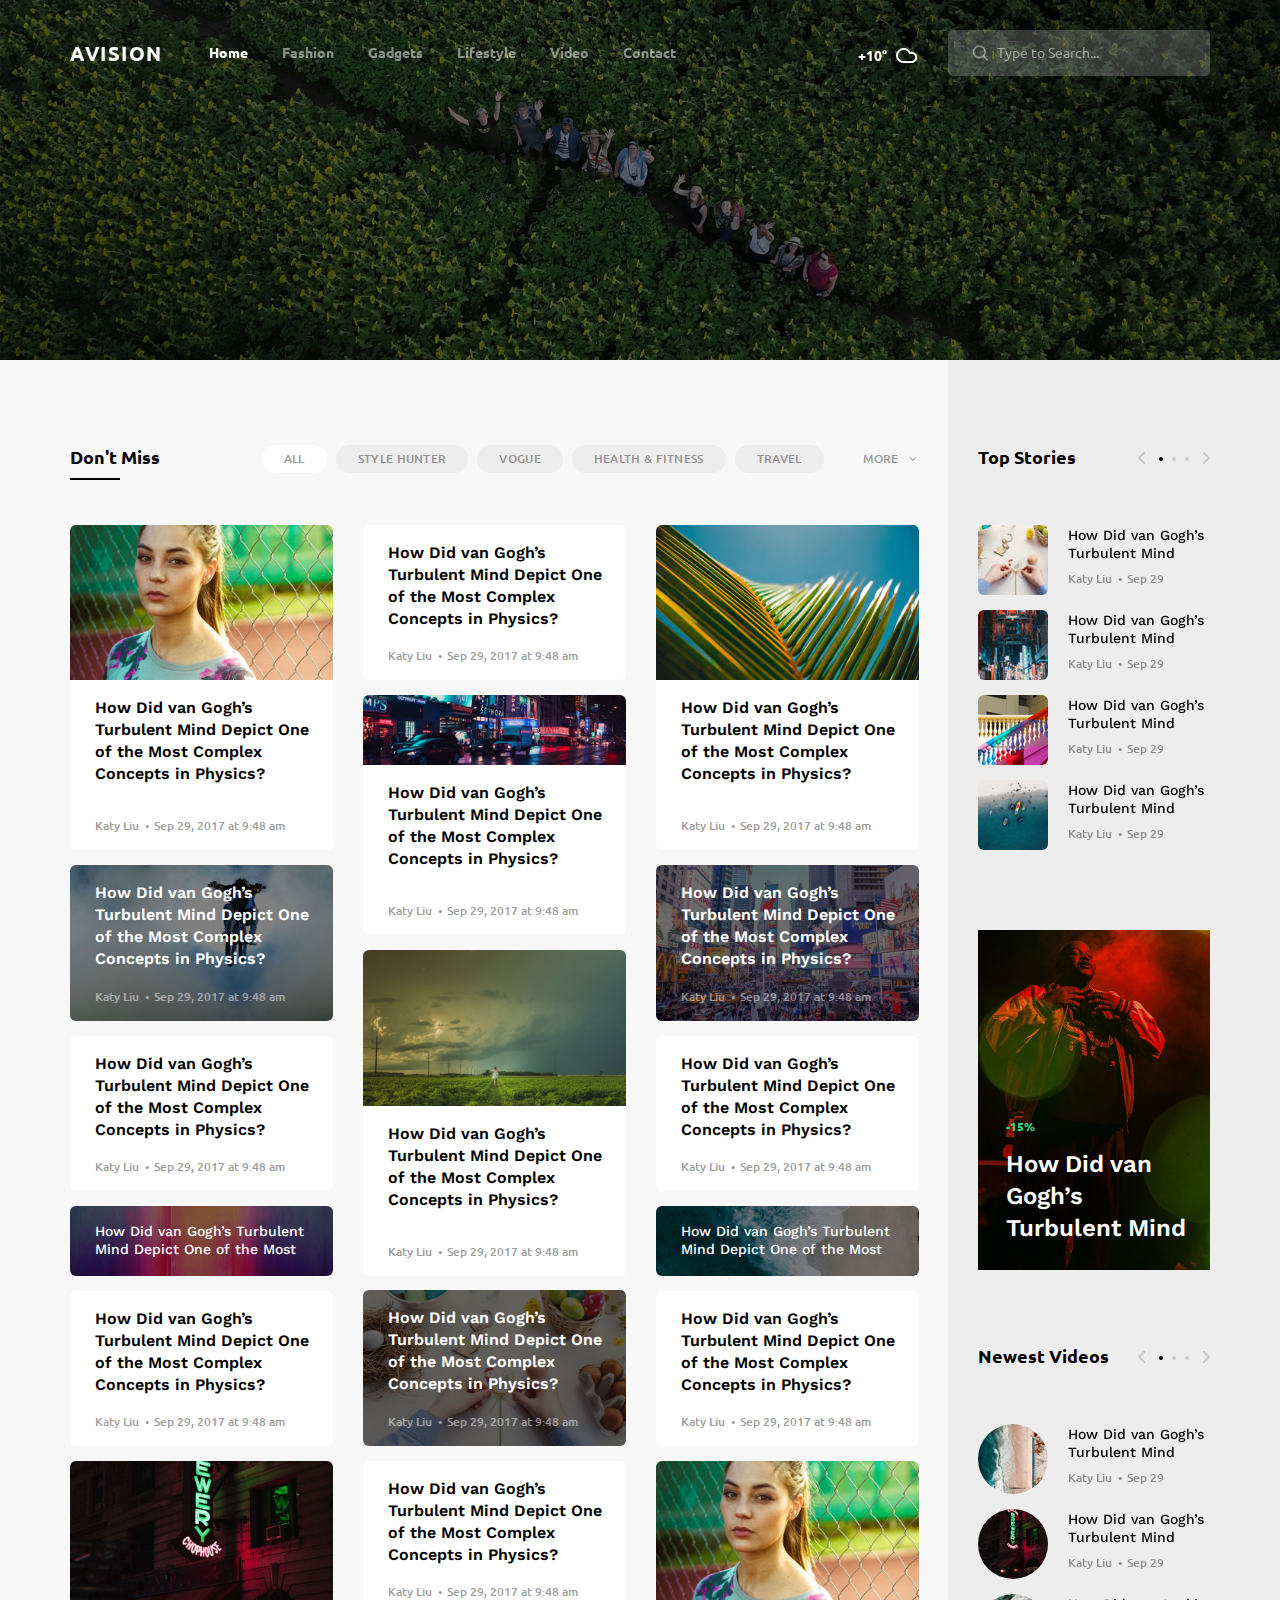
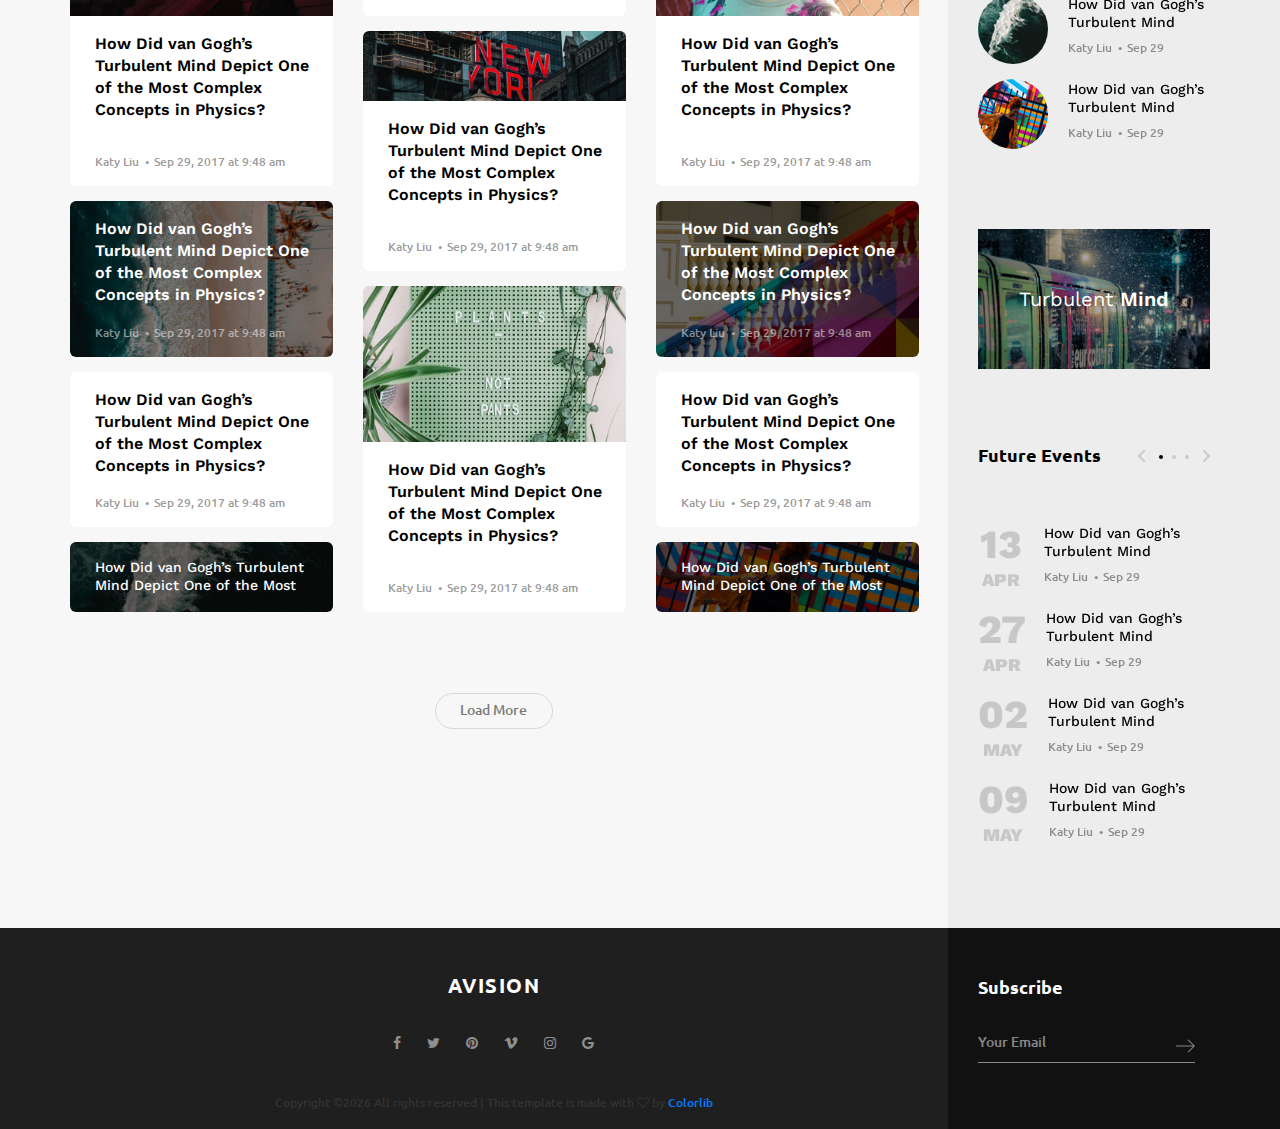
<file: category.html>
<!DOCTYPE html>
<html lang="en">
<head>
<title>Category</title>
<meta charset="utf-8">
<meta http-equiv="X-UA-Compatible" content="IE=edge">
<meta name="description" content="Demo project">
<meta name="viewport" content="width=device-width, initial-scale=1">
<link rel="stylesheet" type="text/css" href="styles/bootstrap4/bootstrap.min.css">
<link href="plugins/font-awesome-4.7.0/css/font-awesome.min.css" rel="stylesheet" type="text/css">
<link rel="stylesheet" type="text/css" href="plugins/OwlCarousel2-2.2.1/owl.carousel.css">
<link rel="stylesheet" type="text/css" href="plugins/OwlCarousel2-2.2.1/owl.theme.default.css">
<link rel="stylesheet" type="text/css" href="plugins/OwlCarousel2-2.2.1/animate.css">
<link rel="stylesheet" type="text/css" href="plugins/jquery.mb.YTPlayer-3.1.12/jquery.mb.YTPlayer.css">
<link rel="stylesheet" type="text/css" href="styles/category.css">
<link rel="stylesheet" type="text/css" href="styles/category_responsive.css">
</head>
<body>

<div class="super_container">

	<!-- Header -->

	<header class="header">
		<div class="container">
			<div class="row">
				<div class="col">
					<div class="header_content d-flex flex-row align-items-center justify-content-start">
						<div class="logo"><a href="#">avision</a></div>
						<nav class="main_nav">
							<ul>
								<li class="active"><a href="index.html">Home</a></li>
								<li><a href="#">Fashion</a></li>
								<li><a href="#">Gadgets</a></li>
								<li><a href="#">Lifestyle</a></li>
								<li><a href="#">Video</a></li>
								<li><a href="contact.html">Contact</a></li>
							</ul>
						</nav>
						<div class="search_container ml-auto">
							<div class="weather">
								<div class="temperature">+10°</div>
								<img class="weather_icon" src="images/cloud.png" alt="">
							</div>
							<form action="#">
								<input type="search" class="header_search_input" required="required" placeholder="Type to Search...">
								<img class="header_search_icon" src="images/search.png" alt="">
							</form>
							
						</div>
						<div class="hamburger ml-auto menu_mm">
							<i class="fa fa-bars trans_200 menu_mm" aria-hidden="true"></i>
						</div>
					</div>
				</div>
			</div>
		</div>
	</header>

	<!-- Menu -->

	<div class="menu d-flex flex-column align-items-end justify-content-start text-right menu_mm trans_400">
		<div class="menu_close_container"><div class="menu_close"><div></div><div></div></div></div>
		<div class="logo menu_mm"><a href="#">Avision</a></div>
		<div class="search">
			<form action="#">
				<input type="search" class="header_search_input menu_mm" required="required" placeholder="Type to Search...">
				<img class="header_search_icon menu_mm" src="images/search_2.png" alt="">
			</form>
		</div>
		<nav class="menu_nav">
			<ul class="menu_mm">
				<li class="menu_mm"><a href="index.html">home</a></li>
				<li class="menu_mm"><a href="#">Fashion</a></li>
				<li class="menu_mm"><a href="#">Gadgets</a></li>
				<li class="menu_mm"><a href="#">Lifestyle</a></li>
				<li class="menu_mm"><a href="#">Video</a></li>
				<li class="menu_mm"><a href="contact.html">Contact</a></li>
			</ul>
		</nav>
	</div>
	
	<!-- Home -->

	<div class="home">
		<div class="home_background parallax-window" data-parallax="scroll" data-image-src="images/category.jpg" data-speed="0.8"></div>
	</div>
	
	<!-- Page Content -->

	<div class="page_content">
		<div class="container">
			<div class="row row-lg-eq-height">

				<!-- Main Content -->

				<div class="col-lg-9">
					<div class="main_content">

						<!-- Category -->

						<div class="category">
							<div class="section_panel d-flex flex-row align-items-center justify-content-start">
								<div class="section_title">Don't Miss</div>
								<div class="section_tags ml-auto">
									<ul>
										<li class="active"><a href="category.html">all</a></li>
										<li><a href="category.html">style hunter</a></li>
										<li><a href="category.html">vogue</a></li>
										<li><a href="category.html">health & fitness</a></li>
										<li><a href="category.html">travel</a></li>
									</ul>
								</div>
								<div class="section_panel_more">
									<ul>
										<li>more
											<ul>
												<li><a href="category.html">new look 2018</a></li>
												<li><a href="category.html">street fashion</a></li>
												<li><a href="category.html">business</a></li>
												<li><a href="category.html">recipes</a></li>
												<li><a href="category.html">sport</a></li>
												<li><a href="category.html">celebrities</a></li>
											</ul>
										</li>
									</ul>
								</div>
							</div>
							<div class="section_content">
								<div class="grid clearfix">

									<!-- Small Card With Image -->
									<div class="card card_small_with_image grid-item">
										<img class="card-img-top" src="images/post_10.jpg" alt="">
										<div class="card-body">
											<div class="card-title card-title-small"><a href="post.html">How Did van Gogh’s Turbulent Mind Depict One of the Most Complex Concepts in Physics?</a></div>
											<small class="post_meta"><a href="#">Katy Liu</a><span>Sep 29, 2017 at 9:48 am</span></small>
										</div>
									</div>

									<!-- Small Card Without Image -->
									<div class="card card_default card_small_no_image grid-item">
										<div class="card-body">
											<div class="card-title card-title-small"><a href="post.html">How Did van Gogh’s Turbulent Mind Depict One of the Most Complex Concepts in Physics?</a></div>
											<small class="post_meta"><a href="#">Katy Liu</a><span>Sep 29, 2017 at 9:48 am</span></small>
										</div>
									</div>

									<!-- Small Card With Image -->
									<div class="card card_small_with_image grid-item">
										<img class="card-img-top" src="images/post_15.jpg" alt="">
										<div class="card-body">
											<div class="card-title card-title-small"><a href="post.html">How Did van Gogh’s Turbulent Mind Depict One of the Most Complex Concepts in Physics?</a></div>
											<small class="post_meta"><a href="#">Katy Liu</a><span>Sep 29, 2017 at 9:48 am</span></small>
										</div>
									</div>

									<!-- Small Card With Image -->
									<div class="card card_small_with_image grid-item">
										<img class="card-img-top" src="images/post_13.jpg" alt="https://unsplash.com/@jakobowens1">
										<div class="card-body">
											<div class="card-title card-title-small"><a href="post.html">How Did van Gogh’s Turbulent Mind Depict One of the Most Complex Concepts in Physics?</a></div>
											<small class="post_meta"><a href="#">Katy Liu</a><span>Sep 29, 2017 at 9:48 am</span></small>
										</div>
									</div>

									<!-- Small Card With Background -->
									<div class="card card_default card_small_with_background grid-item">
										<div class="card_background" style="background-image:url(images/post_11.jpg)"></div>
										<div class="card-body">
											<div class="card-title card-title-small"><a href="post.html">How Did van Gogh’s Turbulent Mind Depict One of the Most Complex Concepts in Physics?</a></div>
											<small class="post_meta"><a href="#">Katy Liu</a><span>Sep 29, 2017 at 9:48 am</span></small>
										</div>
									</div>

									<!-- Small Card With Background -->
									<div class="card card_default card_small_with_background grid-item">
										<div class="card_background" style="background-image:url(images/post_16.jpg)"></div>
										<div class="card-body">
											<div class="card-title card-title-small"><a href="post.html">How Did van Gogh’s Turbulent Mind Depict One of the Most Complex Concepts in Physics?</a></div>
											<small class="post_meta"><a href="#">Katy Liu</a><span>Sep 29, 2017 at 9:48 am</span></small>
										</div>
									</div>

									<!-- Small Card With Image -->
									<div class="card card_small_with_image grid-item">
										<img class="card-img-top" src="images/post_14.jpg" alt="">
										<div class="card-body">
											<div class="card-title card-title-small"><a href="post.html">How Did van Gogh’s Turbulent Mind Depict One of the Most Complex Concepts in Physics?</a></div>
											<small class="post_meta"><a href="#">Katy Liu</a><span>Sep 29, 2017 at 9:48 am</span></small>
										</div>
									</div>

									<!-- Small Card Without Image -->
									<div class="card card_default card_small_no_image grid-item">
										<div class="card-body">
											<div class="card-title card-title-small"><a href="post.html">How Did van Gogh’s Turbulent Mind Depict One of the Most Complex Concepts in Physics?</a></div>
											<small class="post_meta"><a href="#">Katy Liu</a><span>Sep 29, 2017 at 9:48 am</span></small>
										</div>
									</div>

									<!-- Small Card Without Image -->
									<div class="card card_default card_small_no_image grid-item">
										<div class="card-body">
											<div class="card-title card-title-small"><a href="post.html">How Did van Gogh’s Turbulent Mind Depict One of the Most Complex Concepts in Physics?</a></div>
											<small class="post_meta"><a href="#">Katy Liu</a><span>Sep 29, 2017 at 9:48 am</span></small>
										</div>
									</div>

									<!-- Default Card With Background -->
									<div class="card card_default card_default_with_background grid-item">
										<div class="card_background" style="background-image:url(images/post_12.jpg)"></div>
										<div class="card-body">
											<div class="card-title card-title-small"><a href="post.html">How Did van Gogh’s Turbulent Mind Depict One of the Most</a></div>
										</div>
									</div>

									<!-- Default Card With Background -->
									<div class="card card_default card_default_with_background grid-item">
										<div class="card_background" style="background-image:url(images/post_6.jpg)"></div>
										<div class="card-body">
											<div class="card-title card-title-small"><a href="post.html">How Did van Gogh’s Turbulent Mind Depict One of the Most</a></div>
										</div>
									</div>

									<!-- Small Card With Background -->
									<div class="card card_default card_small_with_background grid-item">
										<div class="card_background" style="background-image:url(images/post_19.jpg)"></div>
										<div class="card-body">
											<div class="card-title card-title-small"><a href="post.html">How Did van Gogh’s Turbulent Mind Depict One of the Most Complex Concepts in Physics?</a></div>
											<small class="post_meta"><a href="#">Katy Liu</a><span>Sep 29, 2017 at 9:48 am</span></small>
										</div>
									</div>

									<!-- Small Card Without Image -->
									<div class="card card_default card_small_no_image grid-item">
										<div class="card-body">
											<div class="card-title card-title-small"><a href="post.html">How Did van Gogh’s Turbulent Mind Depict One of the Most Complex Concepts in Physics?</a></div>
											<small class="post_meta"><a href="#">Katy Liu</a><span>Sep 29, 2017 at 9:48 am</span></small>
										</div>
									</div>

									<!-- Small Card Without Image -->
									<div class="card card_default card_small_no_image grid-item">
										<div class="card-body">
											<div class="card-title card-title-small"><a href="post.html">How Did van Gogh’s Turbulent Mind Depict One of the Most Complex Concepts in Physics?</a></div>
											<small class="post_meta"><a href="#">Katy Liu</a><span>Sep 29, 2017 at 9:48 am</span></small>
										</div>
									</div>

									<!-- Small Card With Image -->
									<div class="card card_small_with_image grid-item">
										<img class="card-img-top" src="images/post_5.jpg" alt="">
										<div class="card-body">
											<div class="card-title card-title-small"><a href="post.html">How Did van Gogh’s Turbulent Mind Depict One of the Most Complex Concepts in Physics?</a></div>
											<small class="post_meta"><a href="#">Katy Liu</a><span>Sep 29, 2017 at 9:48 am</span></small>
										</div>
									</div>

									<!-- Small Card With Image -->
									<div class="card card_small_with_image grid-item">
										<img class="card-img-top" src="images/post_10.jpg" alt="">
										<div class="card-body">
											<div class="card-title card-title-small"><a href="post.html">How Did van Gogh’s Turbulent Mind Depict One of the Most Complex Concepts in Physics?</a></div>
											<small class="post_meta"><a href="#">Katy Liu</a><span>Sep 29, 2017 at 9:48 am</span></small>
										</div>
									</div>

									<!-- Small Card Without Image -->
									<div class="card card_default card_small_no_image grid-item">
										<div class="card-body">
											<div class="card-title card-title-small"><a href="post.html">How Did van Gogh’s Turbulent Mind Depict One of the Most Complex Concepts in Physics?</a></div>
											<small class="post_meta"><a href="#">Katy Liu</a><span>Sep 29, 2017 at 9:48 am</span></small>
										</div>
									</div>

									<!-- Small Card With Image -->
									<div class="card card_small_with_image grid-item">
										<img class="card-img-top" src="images/post_20.jpg" alt="https://unsplash.com/@jakobowens1">
										<div class="card-body">
											<div class="card-title card-title-small"><a href="post.html">How Did van Gogh’s Turbulent Mind Depict One of the Most Complex Concepts in Physics?</a></div>
											<small class="post_meta"><a href="#">Katy Liu</a><span>Sep 29, 2017 at 9:48 am</span></small>
										</div>
									</div>

									<!-- Small Card With Background -->
									<div class="card card_default card_small_with_background grid-item">
										<div class="card_background" style="background-image:url(images/post_4.jpg)"></div>
										<div class="card-body">
											<div class="card-title card-title-small"><a href="post.html">How Did van Gogh’s Turbulent Mind Depict One of the Most Complex Concepts in Physics?</a></div>
											<small class="post_meta"><a href="#">Katy Liu</a><span>Sep 29, 2017 at 9:48 am</span></small>
										</div>
									</div>

									<!-- Small Card With Background -->
									<div class="card card_default card_small_with_background grid-item">
										<div class="card_background" style="background-image:url(images/post_21.jpg)"></div>
										<div class="card-body">
											<div class="card-title card-title-small"><a href="post.html">How Did van Gogh’s Turbulent Mind Depict One of the Most Complex Concepts in Physics?</a></div>
											<small class="post_meta"><a href="#">Katy Liu</a><span>Sep 29, 2017 at 9:48 am</span></small>
										</div>
									</div>

									<!-- Small Card With Image -->
									<div class="card card_small_with_image grid-item">
										<img class="card-img-top" src="images/post_22.jpg" alt="">
										<div class="card-body">
											<div class="card-title card-title-small"><a href="post.html">How Did van Gogh’s Turbulent Mind Depict One of the Most Complex Concepts in Physics?</a></div>
											<small class="post_meta"><a href="#">Katy Liu</a><span>Sep 29, 2017 at 9:48 am</span></small>
										</div>
									</div>

									<!-- Small Card Without Image -->
									<div class="card card_default card_small_no_image grid-item">
										<div class="card-body">
											<div class="card-title card-title-small"><a href="post.html">How Did van Gogh’s Turbulent Mind Depict One of the Most Complex Concepts in Physics?</a></div>
											<small class="post_meta"><a href="#">Katy Liu</a><span>Sep 29, 2017 at 9:48 am</span></small>
										</div>
									</div>

									<!-- Small Card Without Image -->
									<div class="card card_default card_small_no_image grid-item">
										<div class="card-body">
											<div class="card-title card-title-small"><a href="post.html">How Did van Gogh’s Turbulent Mind Depict One of the Most Complex Concepts in Physics?</a></div>
											<small class="post_meta"><a href="#">Katy Liu</a><span>Sep 29, 2017 at 9:48 am</span></small>
										</div>
									</div>

									<!-- Default Card With Background -->
									<div class="card card_default card_default_with_background grid-item">
										<div class="card_background" style="background-image:url(images/post_23.jpg)"></div>
										<div class="card-body">
											<div class="card-title card-title-small"><a href="post.html">How Did van Gogh’s Turbulent Mind Depict One of the Most</a></div>
										</div>
									</div>

									<!-- Default Card With Background -->
									<div class="card card_default card_default_with_background grid-item">
										<div class="card_background" style="background-image:url(images/post_24.jpg)"></div>
										<div class="card-body">
											<div class="card-title card-title-small"><a href="post.html">How Did van Gogh’s Turbulent Mind Depict One of the Most</a></div>
										</div>
									</div>

								</div>
							</div>
						</div>

					</div>
					<div class="load_more">
						<div id="load_more" class="load_more_button text-center trans_200">Load More</div>
					</div>
				</div>

				<!-- Sidebar -->

				<div class="col-lg-3">
					<div class="sidebar">
						<div class="sidebar_background"></div>

						<!-- Top Stories -->

						<div class="sidebar_section">
							<div class="sidebar_title_container">
								<div class="sidebar_title">Top Stories</div>
								<div class="sidebar_slider_nav">
									<div class="custom_nav_container sidebar_slider_nav_container">
										<div class="custom_prev custom_prev_top">
											<svg version="1.1" xmlns="http://www.w3.org/2000/svg" xmlns:xlink="http://www.w3.org/1999/xlink" x="0px" y="0px"
												 width="7px" height="12px" viewBox="0 0 7 12" enable-background="new 0 0 7 12" xml:space="preserve">
												<polyline fill="#bebebe" points="0,5.61 5.609,0 7,0 7,1.438 2.438,6 7,10.563 7,12 5.609,12 -0.002,6.39 "/>
											</svg>
										</div>
								        <ul id="custom_dots" class="custom_dots custom_dots_top">
											<li class="custom_dot custom_dot_top active"><span></span></li>
											<li class="custom_dot custom_dot_top"><span></span></li>
											<li class="custom_dot custom_dot_top"><span></span></li>
										</ul>
										<div class="custom_next custom_next_top">
											<svg version="1.1" xmlns="http://www.w3.org/2000/svg" xmlns:xlink="http://www.w3.org/1999/xlink" x="0px" y="0px"
												 width="7px" height="12px" viewBox="0 0 7 12" enable-background="new 0 0 7 12" xml:space="preserve">
												<polyline fill="#bebebe" points="6.998,6.39 1.389,12 -0.002,12 -0.002,10.562 4.561,6 -0.002,1.438 -0.002,0 1.389,0 7,5.61 "/>
											</svg>
										</div>
									</div>
								</div>
							</div>
							<div class="sidebar_section_content">

								<!-- Top Stories Slider -->
								<div class="sidebar_slider_container">
									<div class="owl-carousel owl-theme sidebar_slider_top">

										<!-- Top Stories Slider Item -->
										<div class="owl-item">

											<!-- Sidebar Post -->
											<div class="side_post">
												<a href="post.html">
													<div class="d-flex flex-row align-items-xl-center align-items-start justify-content-start">
														<div class="side_post_image"><div><img src="images/top_1.jpg" alt=""></div></div>
														<div class="side_post_content">
															<div class="side_post_title">How Did van Gogh’s Turbulent Mind</div>
															<small class="post_meta">Katy Liu<span>Sep 29</span></small>
														</div>
													</div>
												</a>
											</div>

											<!-- Sidebar Post -->
											<div class="side_post">
												<a href="post.html">
													<div class="d-flex flex-row align-items-xl-center align-items-start justify-content-start">
														<div class="side_post_image"><div><img src="images/top_2.jpg" alt=""></div></div>
														<div class="side_post_content">
															<div class="side_post_title">How Did van Gogh’s Turbulent Mind</div>
															<small class="post_meta">Katy Liu<span>Sep 29</span></small>
														</div>
													</div>
												</a>
											</div>

											<!-- Sidebar Post -->
											<div class="side_post">
												<a href="post.html">
													<div class="d-flex flex-row align-items-xl-center align-items-start justify-content-start">
														<div class="side_post_image"><div><img src="images/top_3.jpg" alt=""></div></div>
														<div class="side_post_content">
															<div class="side_post_title">How Did van Gogh’s Turbulent Mind</div>
															<small class="post_meta">Katy Liu<span>Sep 29</span></small>
														</div>
													</div>
												</a>
											</div>

											<!-- Sidebar Post -->
											<div class="side_post">
												<a href="post.html">
													<div class="d-flex flex-row align-items-xl-center align-items-start justify-content-start">
														<div class="side_post_image"><div><img src="images/top_4.jpg" alt=""></div></div>
														<div class="side_post_content">
															<div class="side_post_title">How Did van Gogh’s Turbulent Mind</div>
															<small class="post_meta">Katy Liu<span>Sep 29</span></small>
														</div>
													</div>
												</a>
											</div>

										</div>

										<!-- Top Stories Slider Item -->
										<div class="owl-item">

											<!-- Sidebar Post -->
											<div class="side_post">
												<a href="post.html">
													<div class="d-flex flex-row align-items-xl-center align-items-start justify-content-start">
														<div class="side_post_image"><div><img src="images/top_1.jpg" alt=""></div></div>
														<div class="side_post_content">
															<div class="side_post_title">How Did van Gogh’s Turbulent Mind</div>
															<small class="post_meta">Katy Liu<span>Sep 29</span></small>
														</div>
													</div>
												</a>
											</div>

											<!-- Sidebar Post -->
											<div class="side_post">
												<a href="post.html">
													<div class="d-flex flex-row align-items-xl-center align-items-start justify-content-start">
														<div class="side_post_image"><div><img src="images/top_2.jpg" alt=""></div></div>
														<div class="side_post_content">
															<div class="side_post_title">How Did van Gogh’s Turbulent Mind</div>
															<small class="post_meta">Katy Liu<span>Sep 29</span></small>
														</div>
													</div>
												</a>
											</div>

											<!-- Sidebar Post -->
											<div class="side_post">
												<a href="post.html">
													<div class="d-flex flex-row align-items-xl-center align-items-start justify-content-start">
														<div class="side_post_image"><div><img src="images/top_3.jpg" alt=""></div></div>
														<div class="side_post_content">
															<div class="side_post_title">How Did van Gogh’s Turbulent Mind</div>
															<small class="post_meta">Katy Liu<span>Sep 29</span></small>
														</div>
													</div>
												</a>
											</div>

											<!-- Sidebar Post -->
											<div class="side_post">
												<a href="post.html">
													<div class="d-flex flex-row align-items-xl-center align-items-start justify-content-start">
														<div class="side_post_image"><div><img src="images/top_4.jpg" alt=""></div></div>
														<div class="side_post_content">
															<div class="side_post_title">How Did van Gogh’s Turbulent Mind</div>
															<small class="post_meta">Katy Liu<span>Sep 29</span></small>
														</div>
													</div>
												</a>
											</div>

										</div>

										<!-- Top Stories Slider Item -->
										<div class="owl-item">

											<!-- Sidebar Post -->
											<div class="side_post">
												<a href="post.html">
													<div class="d-flex flex-row align-items-xl-center align-items-start justify-content-start">
														<div class="side_post_image"><div><img src="images/top_1.jpg" alt=""></div></div>
														<div class="side_post_content">
															<div class="side_post_title">How Did van Gogh’s Turbulent Mind</div>
															<small class="post_meta">Katy Liu<span>Sep 29</span></small>
														</div>
													</div>
												</a>
											</div>

											<!-- Sidebar Post -->
											<div class="side_post">
												<a href="post.html">
													<div class="d-flex flex-row align-items-xl-center align-items-start justify-content-start">
														<div class="side_post_image"><div><img src="images/top_2.jpg" alt=""></div></div>
														<div class="side_post_content">
															<div class="side_post_title">How Did van Gogh’s Turbulent Mind</div>
															<small class="post_meta">Katy Liu<span>Sep 29</span></small>
														</div>
													</div>
												</a>
											</div>

											<!-- Sidebar Post -->
											<div class="side_post">
												<a href="post.html">
													<div class="d-flex flex-row align-items-xl-center align-items-start justify-content-start">
														<div class="side_post_image"><div><img src="images/top_3.jpg" alt=""></div></div>
														<div class="side_post_content">
															<div class="side_post_title">How Did van Gogh’s Turbulent Mind</div>
															<small class="post_meta">Katy Liu<span>Sep 29</span></small>
														</div>
													</div>
												</a>
											</div>

											<!-- Sidebar Post -->
											<div class="side_post">
												<a href="post.html">
													<div class="d-flex flex-row align-items-xl-center align-items-start justify-content-start">
														<div class="side_post_image"><div><img src="images/top_4.jpg" alt=""></div></div>
														<div class="side_post_content">
															<div class="side_post_title">How Did van Gogh’s Turbulent Mind</div>
															<small class="post_meta">Katy Liu<span>Sep 29</span></small>
														</div>
													</div>
												</a>
											</div>

										</div>

									</div>
								</div>
							</div>
						</div>

						<!-- Advertising -->

						<div class="sidebar_section">
							<div class="advertising">
								<div class="advertising_background" style="background-image:url(images/post_17.jpg)"></div>
								<div class="advertising_content d-flex flex-column align-items-start justify-content-end">
									<div class="advertising_perc">-15%</div>
									<div class="advertising_link"><a href="#">How Did van Gogh’s Turbulent Mind</a></div>
								</div>
							</div>
						</div>

						<!-- Newest Videos -->

						<div class="sidebar_section newest_videos">
							<div class="sidebar_title_container">
								<div class="sidebar_title">Newest Videos</div>
								<div class="sidebar_slider_nav">
									<div class="custom_nav_container sidebar_slider_nav_container">
										<div class="custom_prev custom_prev_vid">
											<svg version="1.1" xmlns="http://www.w3.org/2000/svg" xmlns:xlink="http://www.w3.org/1999/xlink" x="0px" y="0px"
												 width="7px" height="12px" viewBox="0 0 7 12" enable-background="new 0 0 7 12" xml:space="preserve">
												<polyline fill="#bebebe" points="0,5.61 5.609,0 7,0 7,1.438 2.438,6 7,10.563 7,12 5.609,12 -0.002,6.39 "/>
											</svg>
										</div>
								        <ul id="custom_dots" class="custom_dots custom_dots_vid">
											<li class="custom_dot custom_dot_vid active"><span></span></li>
											<li class="custom_dot custom_dot_vid"><span></span></li>
											<li class="custom_dot custom_dot_vid"><span></span></li>
										</ul>
										<div class="custom_next custom_next_vid">
											<svg version="1.1" xmlns="http://www.w3.org/2000/svg" xmlns:xlink="http://www.w3.org/1999/xlink" x="0px" y="0px"
												 width="7px" height="12px" viewBox="0 0 7 12" enable-background="new 0 0 7 12" xml:space="preserve">
												<polyline fill="#bebebe" points="6.998,6.39 1.389,12 -0.002,12 -0.002,10.562 4.561,6 -0.002,1.438 -0.002,0 1.389,0 7,5.61 "/>
											</svg>
										</div>
									</div>
								</div>
							</div>
							<div class="sidebar_section_content">

								<!-- Sidebar Slider -->
								<div class="sidebar_slider_container">
									<div class="owl-carousel owl-theme sidebar_slider_vid">

										<!-- Newest Videos Slider Item -->
										<div class="owl-item">

											<!-- Newest Videos Post -->
											<div class="side_post">
												<a href="post.html">
													<div class="d-flex flex-row align-items-xl-center align-items-start justify-content-start">
														<div class="side_post_image"><div><img src="images/vid_1.jpg" alt=""></div></div>
														<div class="side_post_content">
															<div class="side_post_title">How Did van Gogh’s Turbulent Mind</div>
															<small class="post_meta">Katy Liu<span>Sep 29</span></small>
														</div>
													</div>
												</a>
											</div>

											<!-- Newest Videos Post -->
											<div class="side_post">
												<a href="post.html">
													<div class="d-flex flex-row align-items-xl-center align-items-start justify-content-start">
														<div class="side_post_image"><div><img src="images/vid_2.jpg" alt=""></div></div>
														<div class="side_post_content">
															<div class="side_post_title">How Did van Gogh’s Turbulent Mind</div>
															<small class="post_meta">Katy Liu<span>Sep 29</span></small>
														</div>
													</div>
												</a>
											</div>

											<!-- Newest Videos Post -->
											<div class="side_post">
												<a href="post.html">
													<div class="d-flex flex-row align-items-xl-center align-items-start justify-content-start">
														<div class="side_post_image"><div><img src="images/vid_3.jpg" alt=""></div></div>
														<div class="side_post_content">
															<div class="side_post_title">How Did van Gogh’s Turbulent Mind</div>
															<small class="post_meta">Katy Liu<span>Sep 29</span></small>
														</div>
													</div>
												</a>
											</div>

											<!-- Newest Videos Post -->
											<div class="side_post">
												<a href="post.html">
													<div class="d-flex flex-row align-items-xl-center align-items-start justify-content-start">
														<div class="side_post_image"><div><img src="images/vid_4.jpg" alt=""></div></div>
														<div class="side_post_content">
															<div class="side_post_title">How Did van Gogh’s Turbulent Mind</div>
															<small class="post_meta">Katy Liu<span>Sep 29</span></small>
														</div>
													</div>
												</a>
											</div>

										</div>

										<!-- Newest Videos Slider Item -->
										<div class="owl-item">

											<!-- Newest Videos Post -->
											<div class="side_post">
												<a href="post.html">
													<div class="d-flex flex-row align-items-xl-center align-items-start justify-content-start">
														<div class="side_post_image"><div><img src="images/vid_1.jpg" alt=""></div></div>
														<div class="side_post_content">
															<div class="side_post_title">How Did van Gogh’s Turbulent Mind</div>
															<small class="post_meta">Katy Liu<span>Sep 29</span></small>
														</div>
													</div>
												</a>
											</div>

											<!-- Newest Videos Post -->
											<div class="side_post">
												<a href="post.html">
													<div class="d-flex flex-row align-items-xl-center align-items-start justify-content-start">
														<div class="side_post_image"><div><img src="images/vid_2.jpg" alt=""></div></div>
														<div class="side_post_content">
															<div class="side_post_title">How Did van Gogh’s Turbulent Mind</div>
															<small class="post_meta">Katy Liu<span>Sep 29</span></small>
														</div>
													</div>
												</a>
											</div>

											<!-- Newest Videos Post -->
											<div class="side_post">
												<a href="post.html">
													<div class="d-flex flex-row align-items-xl-center align-items-start justify-content-start">
														<div class="side_post_image"><div><img src="images/vid_3.jpg" alt=""></div></div>
														<div class="side_post_content">
															<div class="side_post_title">How Did van Gogh’s Turbulent Mind</div>
															<small class="post_meta">Katy Liu<span>Sep 29</span></small>
														</div>
													</div>
												</a>
											</div>

											<!-- Newest Videos Post -->
											<div class="side_post">
												<a href="post.html">
													<div class="d-flex flex-row align-items-xl-center align-items-start justify-content-start">
														<div class="side_post_image"><div><img src="images/vid_4.jpg" alt=""></div></div>
														<div class="side_post_content">
															<div class="side_post_title">How Did van Gogh’s Turbulent Mind</div>
															<small class="post_meta">Katy Liu<span>Sep 29</span></small>
														</div>
													</div>
												</a>
											</div>

										</div>

										<!-- Newest Videos Slider Item -->
										<div class="owl-item">

											<!-- Newest Videos Post -->
											<div class="side_post">
												<a href="post.html">
													<div class="d-flex flex-row align-items-xl-center align-items-start justify-content-start">
														<div class="side_post_image"><div><img src="images/vid_1.jpg" alt=""></div></div>
														<div class="side_post_content">
															<div class="side_post_title">How Did van Gogh’s Turbulent Mind</div>
															<small class="post_meta">Katy Liu<span>Sep 29</span></small>
														</div>
													</div>
												</a>
											</div>

											<!-- Newest Videos Post -->
											<div class="side_post">
												<a href="post.html">
													<div class="d-flex flex-row align-items-xl-center align-items-start justify-content-start">
														<div class="side_post_image"><div><img src="images/vid_2.jpg" alt=""></div></div>
														<div class="side_post_content">
															<div class="side_post_title">How Did van Gogh’s Turbulent Mind</div>
															<small class="post_meta">Katy Liu<span>Sep 29</span></small>
														</div>
													</div>
												</a>
											</div>

											<!-- Newest Videos Post -->
											<div class="side_post">
												<a href="post.html">
													<div class="d-flex flex-row align-items-xl-center align-items-start justify-content-start">
														<div class="side_post_image"><div><img src="images/vid_3.jpg" alt=""></div></div>
														<div class="side_post_content">
															<div class="side_post_title">How Did van Gogh’s Turbulent Mind</div>
															<small class="post_meta">Katy Liu<span>Sep 29</span></small>
														</div>
													</div>
												</a>
											</div>

											<!-- Newest Videos Post -->
											<div class="side_post">
												<a href="post.html">
													<div class="d-flex flex-row align-items-xl-center align-items-start justify-content-start">
														<div class="side_post_image"><div><img src="images/vid_4.jpg" alt=""></div></div>
														<div class="side_post_content">
															<div class="side_post_title">How Did van Gogh’s Turbulent Mind</div>
															<small class="post_meta">Katy Liu<span>Sep 29</span></small>
														</div>
													</div>
												</a>
											</div>

										</div>

									</div>
								</div>
							</div>
						</div>

						<!-- Advertising 2 -->

						<div class="sidebar_section">
							<div class="advertising_2">
								<div class="advertising_background" style="background-image:url(images/post_18.jpg)"></div>
								<div class="advertising_2_content d-flex flex-column align-items-center justify-content-center">
									<div class="advertising_2_link"><a href="#">Turbulent <span>Mind</span></a></div>
								</div>
							</div>
						</div>

						<!-- Future Events -->

						<div class="sidebar_section future_events">
							<div class="sidebar_title_container">
								<div class="sidebar_title">Future Events</div>
								<div class="sidebar_slider_nav">
									<div class="custom_nav_container sidebar_slider_nav_container">
										<div class="custom_prev custom_prev_events">
											<svg version="1.1" xmlns="http://www.w3.org/2000/svg" xmlns:xlink="http://www.w3.org/1999/xlink" x="0px" y="0px"
												 width="7px" height="12px" viewBox="0 0 7 12" enable-background="new 0 0 7 12" xml:space="preserve">
												<polyline fill="#bebebe" points="0,5.61 5.609,0 7,0 7,1.438 2.438,6 7,10.563 7,12 5.609,12 -0.002,6.39 "/>
											</svg>
										</div>
								        <ul id="custom_dots" class="custom_dots custom_dots_events">
											<li class="custom_dot custom_dot_events active"><span></span></li>
											<li class="custom_dot custom_dot_events"><span></span></li>
											<li class="custom_dot custom_dot_events"><span></span></li>
										</ul>
										<div class="custom_next custom_next_events">
											<svg version="1.1" xmlns="http://www.w3.org/2000/svg" xmlns:xlink="http://www.w3.org/1999/xlink" x="0px" y="0px"
												 width="7px" height="12px" viewBox="0 0 7 12" enable-background="new 0 0 7 12" xml:space="preserve">
												<polyline fill="#bebebe" points="6.998,6.39 1.389,12 -0.002,12 -0.002,10.562 4.561,6 -0.002,1.438 -0.002,0 1.389,0 7,5.61 "/>
											</svg>
										</div>
									</div>
								</div>
							</div>
							<div class="sidebar_section_content">

								<!-- Sidebar Slider -->
								<div class="sidebar_slider_container">
									<div class="owl-carousel owl-theme sidebar_slider_events">

										<!-- Future Events Slider Item -->
										<div class="owl-item">

											<!-- Future Events Post -->
											<div class="side_post">
												<a href="post.html">
													<div class="d-flex flex-row align-items-xl-center align-items-start justify-content-start">
														<div class="event_date d-flex flex-column align-items-center justify-content-center">
															<div class="event_day">13</div>
															<div class="event_month">apr</div>
														</div>
														<div class="side_post_content">
															<div class="side_post_title">How Did van Gogh’s Turbulent Mind</div>
															<small class="post_meta">Katy Liu<span>Sep 29</span></small>
														</div>
													</div>
												</a>
											</div>

											<!-- Future Events Post -->
											<div class="side_post">
												<a href="post.html">
													<div class="d-flex flex-row align-items-xl-center align-items-start justify-content-start">
														<div class="event_date d-flex flex-column align-items-center justify-content-center">
															<div class="event_day">27</div>
															<div class="event_month">apr</div>
														</div>
														<div class="side_post_content">
															<div class="side_post_title">How Did van Gogh’s Turbulent Mind</div>
															<small class="post_meta">Katy Liu<span>Sep 29</span></small>
														</div>
													</div>
												</a>
											</div>

											<!-- Future Events Post -->
											<div class="side_post">
												<a href="post.html">
													<div class="d-flex flex-row align-items-xl-center align-items-start justify-content-start">
														<div class="event_date d-flex flex-column align-items-center justify-content-center">
															<div class="event_day">02</div>
															<div class="event_month">may</div>
														</div>
														<div class="side_post_content">
															<div class="side_post_title">How Did van Gogh’s Turbulent Mind</div>
															<small class="post_meta">Katy Liu<span>Sep 29</span></small>
														</div>
													</div>
												</a>
											</div>

											<!-- Future Events Post -->
											<div class="side_post">
												<a href="post.html">
													<div class="d-flex flex-row align-items-xl-center align-items-start justify-content-start">
														<div class="event_date d-flex flex-column align-items-center justify-content-center">
															<div class="event_day">09</div>
															<div class="event_month">may</div>
														</div>
														<div class="side_post_content">
															<div class="side_post_title">How Did van Gogh’s Turbulent Mind</div>
															<small class="post_meta">Katy Liu<span>Sep 29</span></small>
														</div>
													</div>
												</a>
											</div>

										</div>

										<!-- Future Events Slider Item -->
										<div class="owl-item">

											<!-- Future Events Post -->
											<div class="side_post">
												<a href="post.html">
													<div class="d-flex flex-row align-items-xl-center align-items-start justify-content-start">
														<div class="event_date d-flex flex-column align-items-center justify-content-center">
															<div class="event_day">13</div>
															<div class="event_month">apr</div>
														</div>
														<div class="side_post_content">
															<div class="side_post_title">How Did van Gogh’s Turbulent Mind</div>
															<small class="post_meta">Katy Liu<span>Sep 29</span></small>
														</div>
													</div>
												</a>
											</div>

											<!-- Future Events Post -->
											<div class="side_post">
												<a href="post.html">
													<div class="d-flex flex-row align-items-xl-center align-items-start justify-content-start">
														<div class="event_date d-flex flex-column align-items-center justify-content-center">
															<div class="event_day">27</div>
															<div class="event_month">apr</div>
														</div>
														<div class="side_post_content">
															<div class="side_post_title">How Did van Gogh’s Turbulent Mind</div>
															<small class="post_meta">Katy Liu<span>Sep 29</span></small>
														</div>
													</div>
												</a>
											</div>

											<!-- Future Events Post -->
											<div class="side_post">
												<a href="post.html">
													<div class="d-flex flex-row align-items-xl-center align-items-start justify-content-start">
														<div class="event_date d-flex flex-column align-items-center justify-content-center">
															<div class="event_day">02</div>
															<div class="event_month">may</div>
														</div>
														<div class="side_post_content">
															<div class="side_post_title">How Did van Gogh’s Turbulent Mind</div>
															<small class="post_meta">Katy Liu<span>Sep 29</span></small>
														</div>
													</div>
												</a>
											</div>

											<!-- Future Events Post -->
											<div class="side_post">
												<a href="post.html">
													<div class="d-flex flex-row align-items-xl-center align-items-start justify-content-start">
														<div class="event_date d-flex flex-column align-items-center justify-content-center">
															<div class="event_day">09</div>
															<div class="event_month">may</div>
														</div>
														<div class="side_post_content">
															<div class="side_post_title">How Did van Gogh’s Turbulent Mind</div>
															<small class="post_meta">Katy Liu<span>Sep 29</span></small>
														</div>
													</div>
												</a>
											</div>

										</div>

										<!-- Future Events Slider Item -->
										<div class="owl-item">

											<!-- Future Events Post -->
											<div class="side_post">
												<a href="post.html">
													<div class="d-flex flex-row align-items-xl-center align-items-start justify-content-start">
														<div class="event_date d-flex flex-column align-items-center justify-content-center">
															<div class="event_day">13</div>
															<div class="event_month">apr</div>
														</div>
														<div class="side_post_content">
															<div class="side_post_title">How Did van Gogh’s Turbulent Mind</div>
															<small class="post_meta">Katy Liu<span>Sep 29</span></small>
														</div>
													</div>
												</a>
											</div>

											<!-- Future Events Post -->
											<div class="side_post">
												<a href="post.html">
													<div class="d-flex flex-row align-items-xl-center align-items-start justify-content-start">
														<div class="event_date d-flex flex-column align-items-center justify-content-center">
															<div class="event_day">27</div>
															<div class="event_month">apr</div>
														</div>
														<div class="side_post_content">
															<div class="side_post_title">How Did van Gogh’s Turbulent Mind</div>
															<small class="post_meta">Katy Liu<span>Sep 29</span></small>
														</div>
													</div>
												</a>
											</div>

											<!-- Future Events Post -->
											<div class="side_post">
												<a href="post.html">
													<div class="d-flex flex-row align-items-xl-center align-items-start justify-content-start">
														<div class="event_date d-flex flex-column align-items-center justify-content-center">
															<div class="event_day">02</div>
															<div class="event_month">may</div>
														</div>
														<div class="side_post_content">
															<div class="side_post_title">How Did van Gogh’s Turbulent Mind</div>
															<small class="post_meta">Katy Liu<span>Sep 29</span></small>
														</div>
													</div>
												</a>
											</div>

											<!-- Future Events Post -->
											<div class="side_post">
												<a href="post.html">
													<div class="d-flex flex-row align-items-xl-center align-items-start justify-content-start">
														<div class="event_date d-flex flex-column align-items-center justify-content-center">
															<div class="event_day">09</div>
															<div class="event_month">may</div>
														</div>
														<div class="side_post_content">
															<div class="side_post_title">How Did van Gogh’s Turbulent Mind</div>
															<small class="post_meta">Katy Liu<span>Sep 29</span></small>
														</div>
													</div>
												</a>
											</div>

										</div>

									</div>
								</div>
							</div>
						</div>

					</div>
				</div>

			</div>
		</div>
	</div>

	<!-- Footer -->

	<footer class="footer">
		<div class="container">
			<div class="row row-lg-eq-height">
				<div class="col-lg-9 order-lg-1 order-2">
					<div class="footer_content">
						<div class="footer_logo"><a href="#">avision</a></div>
						<div class="footer_social">
							<ul>
								<li class="footer_social_facebook"><a href="#"><i class="fa fa-facebook" aria-hidden="true"></i></a></li>
								<li class="footer_social_twitter"><a href="#"><i class="fa fa-twitter" aria-hidden="true"></i></a></li>
								<li class="footer_social_pinterest"><a href="#"><i class="fa fa-pinterest" aria-hidden="true"></i></a></li>
								<li class="footer_social_vimeo"><a href="#"><i class="fa fa-vimeo" aria-hidden="true"></i></a></li>
								<li class="footer_social_instagram"><a href="#"><i class="fa fa-instagram" aria-hidden="true"></i></a></li>
								<li class="footer_social_google"><a href="#"><i class="fa fa-google" aria-hidden="true"></i></a></li>
							</ul>
						</div>
						<div class="copyright"><!-- Link back to Colorlib can't be removed. Template is licensed under CC BY 3.0. -->
Copyright &copy;<script>document.write(new Date().getFullYear());</script> All rights reserved | This template is made with <i class="fa fa-heart-o" aria-hidden="true"></i> by <a href="https://colorlib.com" target="_blank">Colorlib</a>
<!-- Link back to Colorlib can't be removed. Template is licensed under CC BY 3.0. --></div>
					</div>
				</div>
				<div class="col-lg-3 order-lg-2 order-1">
					<div class="subscribe">
						<div class="subscribe_background"></div>
						<div class="subscribe_content">
							<div class="subscribe_title">Subscribe</div>
							<form action="#">
								<input type="email" class="sub_input" placeholder="Your Email" required="required">
								<button class="sub_button">
									<svg version="1.1" id="link_arrow_1" xmlns="http://www.w3.org/2000/svg" xmlns:xlink="http://www.w3.org/1999/xlink" x="0px" y="0px"
										 width="19px" height="13px" viewBox="0 0 19 13" enable-background="new 0 0 19 13" xml:space="preserve">
										<polygon fill="#FFFFFF" points="12.475,0 11.061,0 17.081,6.021 0,6.021 0,7.021 17.038,7.021 11.06,13 12.474,13 18.974,6.5 "/>
									</svg>
								</button>
							</form>
						</div>
					</div>
				</div>
			</div>
		</div>
	</footer>
</div>

<script src="js/jquery-3.2.1.min.js"></script>
<script src="styles/bootstrap4/popper.js"></script>
<script src="styles/bootstrap4/bootstrap.min.js"></script>
<script src="plugins/OwlCarousel2-2.2.1/owl.carousel.js"></script>
<script src="plugins/easing/easing.js"></script>
<script src="plugins/masonry/masonry.js"></script>
<script src="plugins/parallax-js-master/parallax.min.js"></script>
<script src="js/category.js"></script>
</body>
</html>
</file>
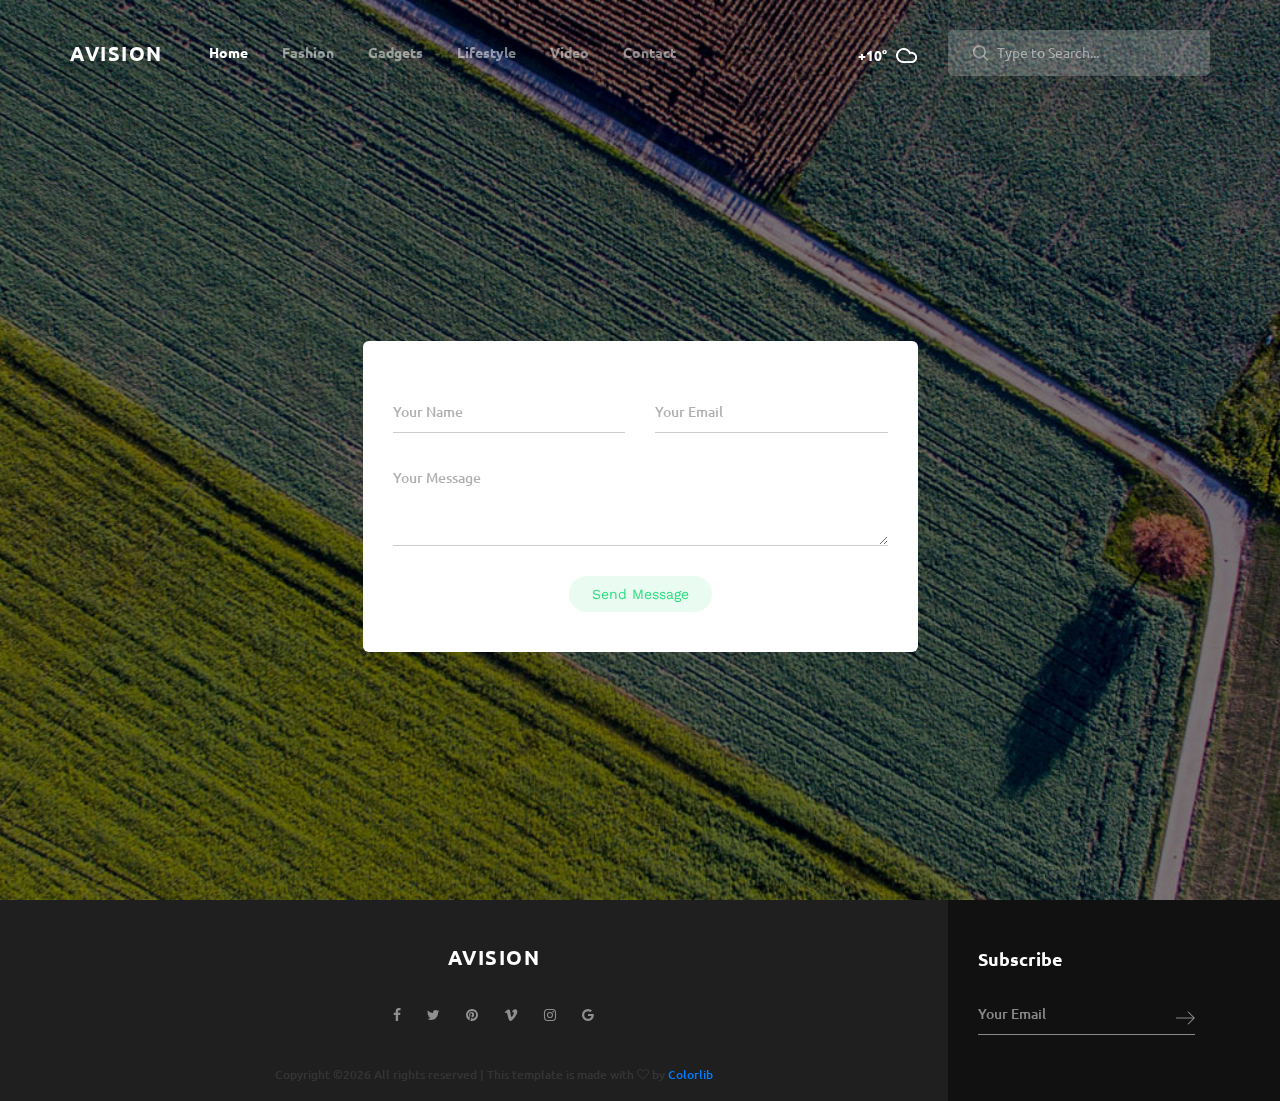
<file: contact.html>
<!DOCTYPE html>
<html lang="en">
<head>
<title>Contact</title>
<meta charset="utf-8">
<meta http-equiv="X-UA-Compatible" content="IE=edge">
<meta name="description" content="Demo project">
<meta name="viewport" content="width=device-width, initial-scale=1">
<link rel="stylesheet" type="text/css" href="styles/bootstrap4/bootstrap.min.css">
<link href="plugins/font-awesome-4.7.0/css/font-awesome.min.css" rel="stylesheet" type="text/css">
<link rel="stylesheet" type="text/css" href="plugins/OwlCarousel2-2.2.1/owl.carousel.css">
<link rel="stylesheet" type="text/css" href="plugins/OwlCarousel2-2.2.1/owl.theme.default.css">
<link rel="stylesheet" type="text/css" href="plugins/OwlCarousel2-2.2.1/animate.css">
<link rel="stylesheet" type="text/css" href="plugins/jquery.mb.YTPlayer-3.1.12/jquery.mb.YTPlayer.css">
<link rel="stylesheet" type="text/css" href="styles/contact.css">
<link rel="stylesheet" type="text/css" href="styles/contact_responsive.css">
</head>
<body>

<div class="super_container">

	<!-- Header -->

	<header class="header">
		<div class="container">
			<div class="row">
				<div class="col">
					<div class="header_content d-flex flex-row align-items-center justify-content-start">
						<div class="logo"><a href="#">avision</a></div>
						<nav class="main_nav">
							<ul>
								<li class="active"><a href="index.html">Home</a></li>
								<li><a href="#">Fashion</a></li>
								<li><a href="#">Gadgets</a></li>
								<li><a href="#">Lifestyle</a></li>
								<li><a href="#">Video</a></li>
								<li><a href="contact.html">Contact</a></li>
							</ul>
						</nav>
						<div class="search_container ml-auto">
							<div class="weather">
								<div class="temperature">+10°</div>
								<img class="weather_icon" src="images/cloud.png" alt="">
							</div>
							<form action="#">
								<input type="search" class="header_search_input" required="required" placeholder="Type to Search...">
								<img class="header_search_icon" src="images/search.png" alt="">
							</form>
							
						</div>
						<div class="hamburger ml-auto menu_mm">
							<i class="fa fa-bars trans_200 menu_mm" aria-hidden="true"></i>
						</div>
					</div>
				</div>
			</div>
		</div>
	</header>

	<!-- Menu -->

	<div class="menu d-flex flex-column align-items-end justify-content-start text-right menu_mm trans_400">
		<div class="menu_close_container"><div class="menu_close"><div></div><div></div></div></div>
		<div class="logo menu_mm"><a href="#">Avision</a></div>
		<div class="search">
			<form action="#">
				<input type="search" class="header_search_input menu_mm" required="required" placeholder="Type to Search...">
				<img class="header_search_icon menu_mm" src="images/search_2.png" alt="">
			</form>
		</div>
		<nav class="menu_nav">
			<ul class="menu_mm">
				<li class="menu_mm"><a href="index.html">home</a></li>
				<li class="menu_mm"><a href="#">Fashion</a></li>
				<li class="menu_mm"><a href="#">Gadgets</a></li>
				<li class="menu_mm"><a href="#">Lifestyle</a></li>
				<li class="menu_mm"><a href="#">Video</a></li>
				<li class="menu_mm"><a href="contact.html">Contact</a></li>
			</ul>
		</nav>
	</div>
	
	<!-- Home -->

	<div class="home">
		<div class="home_background parallax-window" data-parallax="scroll" data-image-src="images/regular.jpg" data-speed="0.8"></div>
		<div class="home_content">
			<div class="container">
				<div class="row">
					<div class="col-lg-6 offset-lg-3">
						<!-- Post Comment -->
						<div class="post_comment">
							<div class="contact_form_container">
								<form action="#">
									<input type="text" class="contact_input contact_input_name" placeholder="Your Name" required="required">
									<input type="email" class="contact_input contact_input_email" placeholder="Your Email" required="required">
									<textarea class="contact_text" placeholder="Your Message" required="required"></textarea>
									<button type="submit" class="contact_button">Send Message</button>
								</form>
							</div>
						</div>
					</div>
				</div>
			</div>		
		</div>
	</div>

	<!-- Footer -->

	<footer class="footer">
		<div class="container">
			<div class="row row-lg-eq-height">
				<div class="col-lg-9 order-lg-1 order-2">
					<div class="footer_content">
						<div class="footer_logo"><a href="#">avision</a></div>
						<div class="footer_social">
							<ul>
								<li class="footer_social_facebook"><a href="#"><i class="fa fa-facebook" aria-hidden="true"></i></a></li>
								<li class="footer_social_twitter"><a href="#"><i class="fa fa-twitter" aria-hidden="true"></i></a></li>
								<li class="footer_social_pinterest"><a href="#"><i class="fa fa-pinterest" aria-hidden="true"></i></a></li>
								<li class="footer_social_vimeo"><a href="#"><i class="fa fa-vimeo" aria-hidden="true"></i></a></li>
								<li class="footer_social_instagram"><a href="#"><i class="fa fa-instagram" aria-hidden="true"></i></a></li>
								<li class="footer_social_google"><a href="#"><i class="fa fa-google" aria-hidden="true"></i></a></li>
							</ul>
						</div>
						<div class="copyright"><!-- Link back to Colorlib can't be removed. Template is licensed under CC BY 3.0. -->
Copyright &copy;<script>document.write(new Date().getFullYear());</script> All rights reserved | This template is made with <i class="fa fa-heart-o" aria-hidden="true"></i> by <a href="https://colorlib.com" target="_blank">Colorlib</a>
<!-- Link back to Colorlib can't be removed. Template is licensed under CC BY 3.0. --></div>
					</div>
				</div>
				<div class="col-lg-3 order-lg-2 order-1">
					<div class="subscribe">
						<div class="subscribe_background"></div>
						<div class="subscribe_content">
							<div class="subscribe_title">Subscribe</div>
							<form action="#">
								<input type="email" class="sub_input" placeholder="Your Email" required="required">
								<button class="sub_button">
									<svg version="1.1" id="link_arrow_1" xmlns="http://www.w3.org/2000/svg" xmlns:xlink="http://www.w3.org/1999/xlink" x="0px" y="0px"
										 width="19px" height="13px" viewBox="0 0 19 13" enable-background="new 0 0 19 13" xml:space="preserve">
										<polygon fill="#FFFFFF" points="12.475,0 11.061,0 17.081,6.021 0,6.021 0,7.021 17.038,7.021 11.06,13 12.474,13 18.974,6.5 "/>
									</svg>
								</button>
							</form>
						</div>
					</div>
				</div>
			</div>
		</div>
	</footer>
</div>

<script src="js/jquery-3.2.1.min.js"></script>
<script src="styles/bootstrap4/popper.js"></script>
<script src="styles/bootstrap4/bootstrap.min.js"></script>
<script src="plugins/OwlCarousel2-2.2.1/owl.carousel.js"></script>
<script src="plugins/easing/easing.js"></script>
<script src="plugins/masonry/masonry.js"></script>
<script src="plugins/parallax-js-master/parallax.min.js"></script>
<script src="js/contact.js"></script>
</body>
</html>
</file>
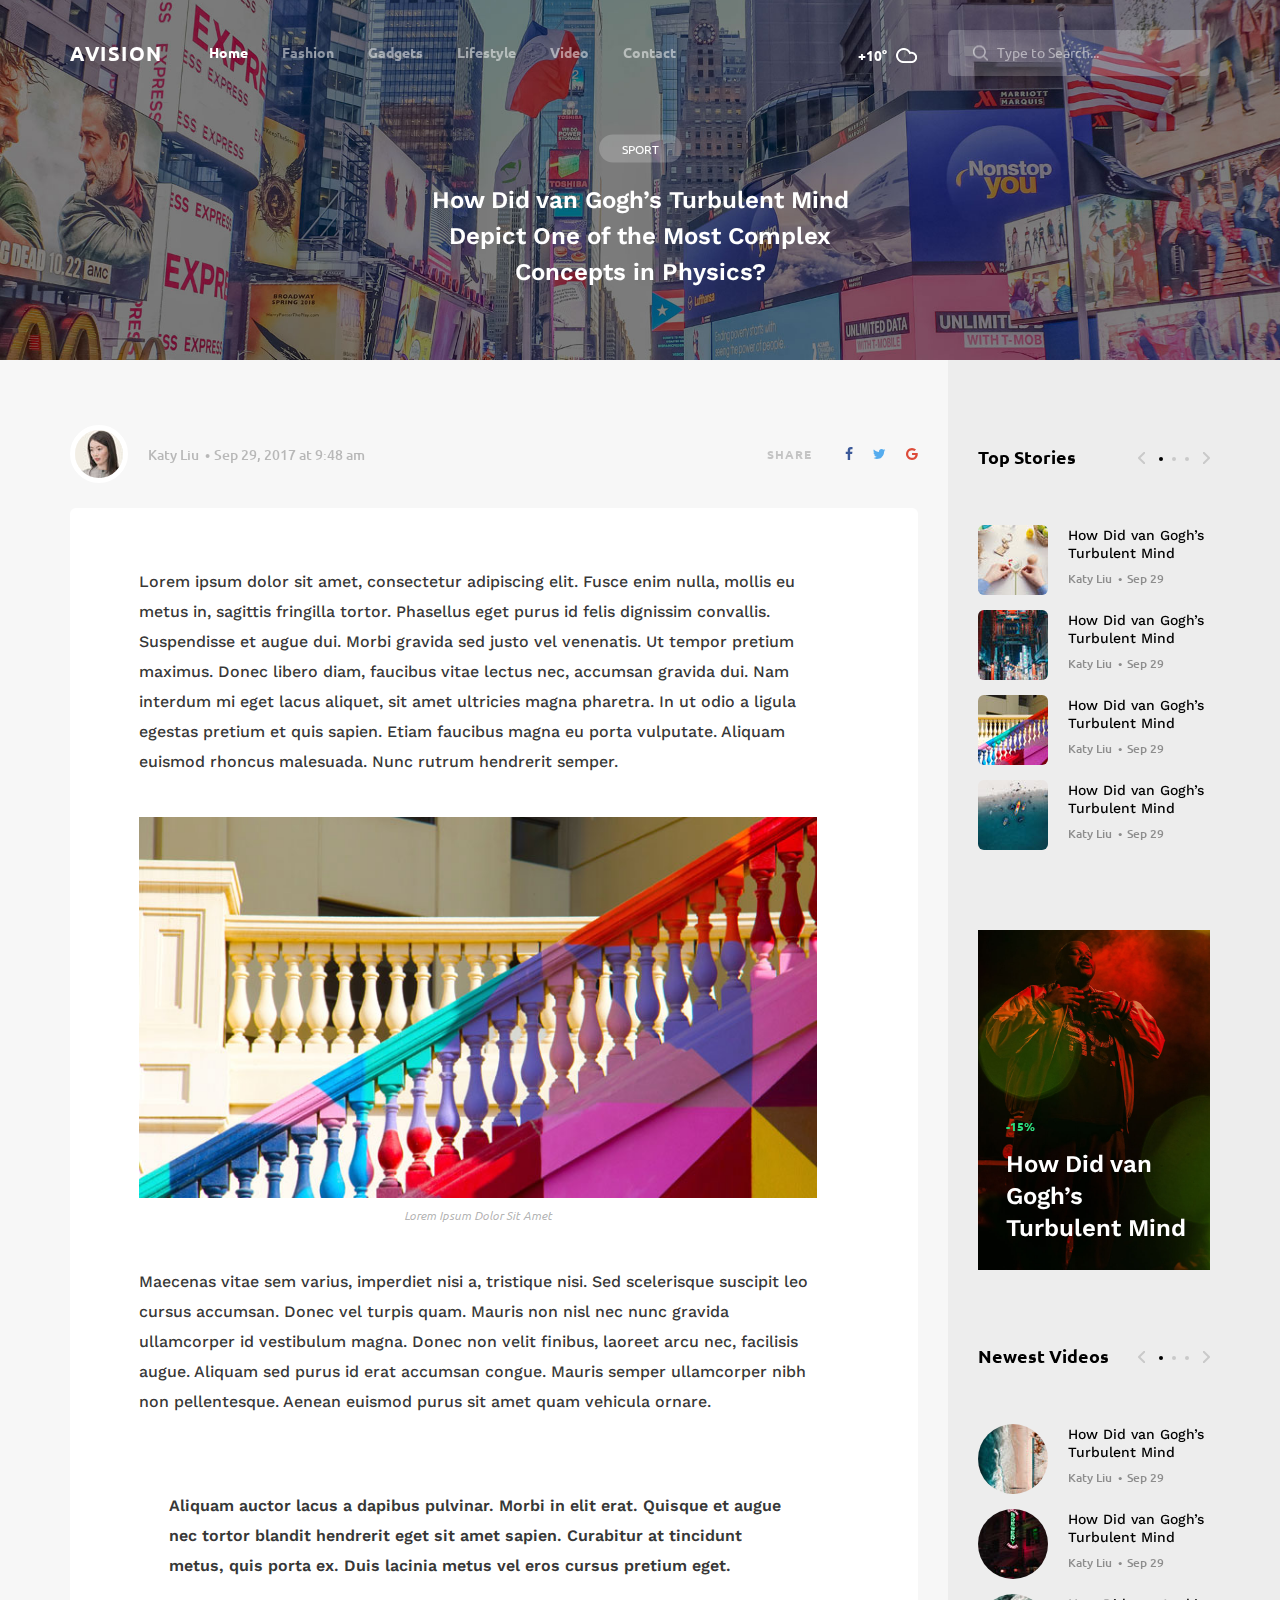
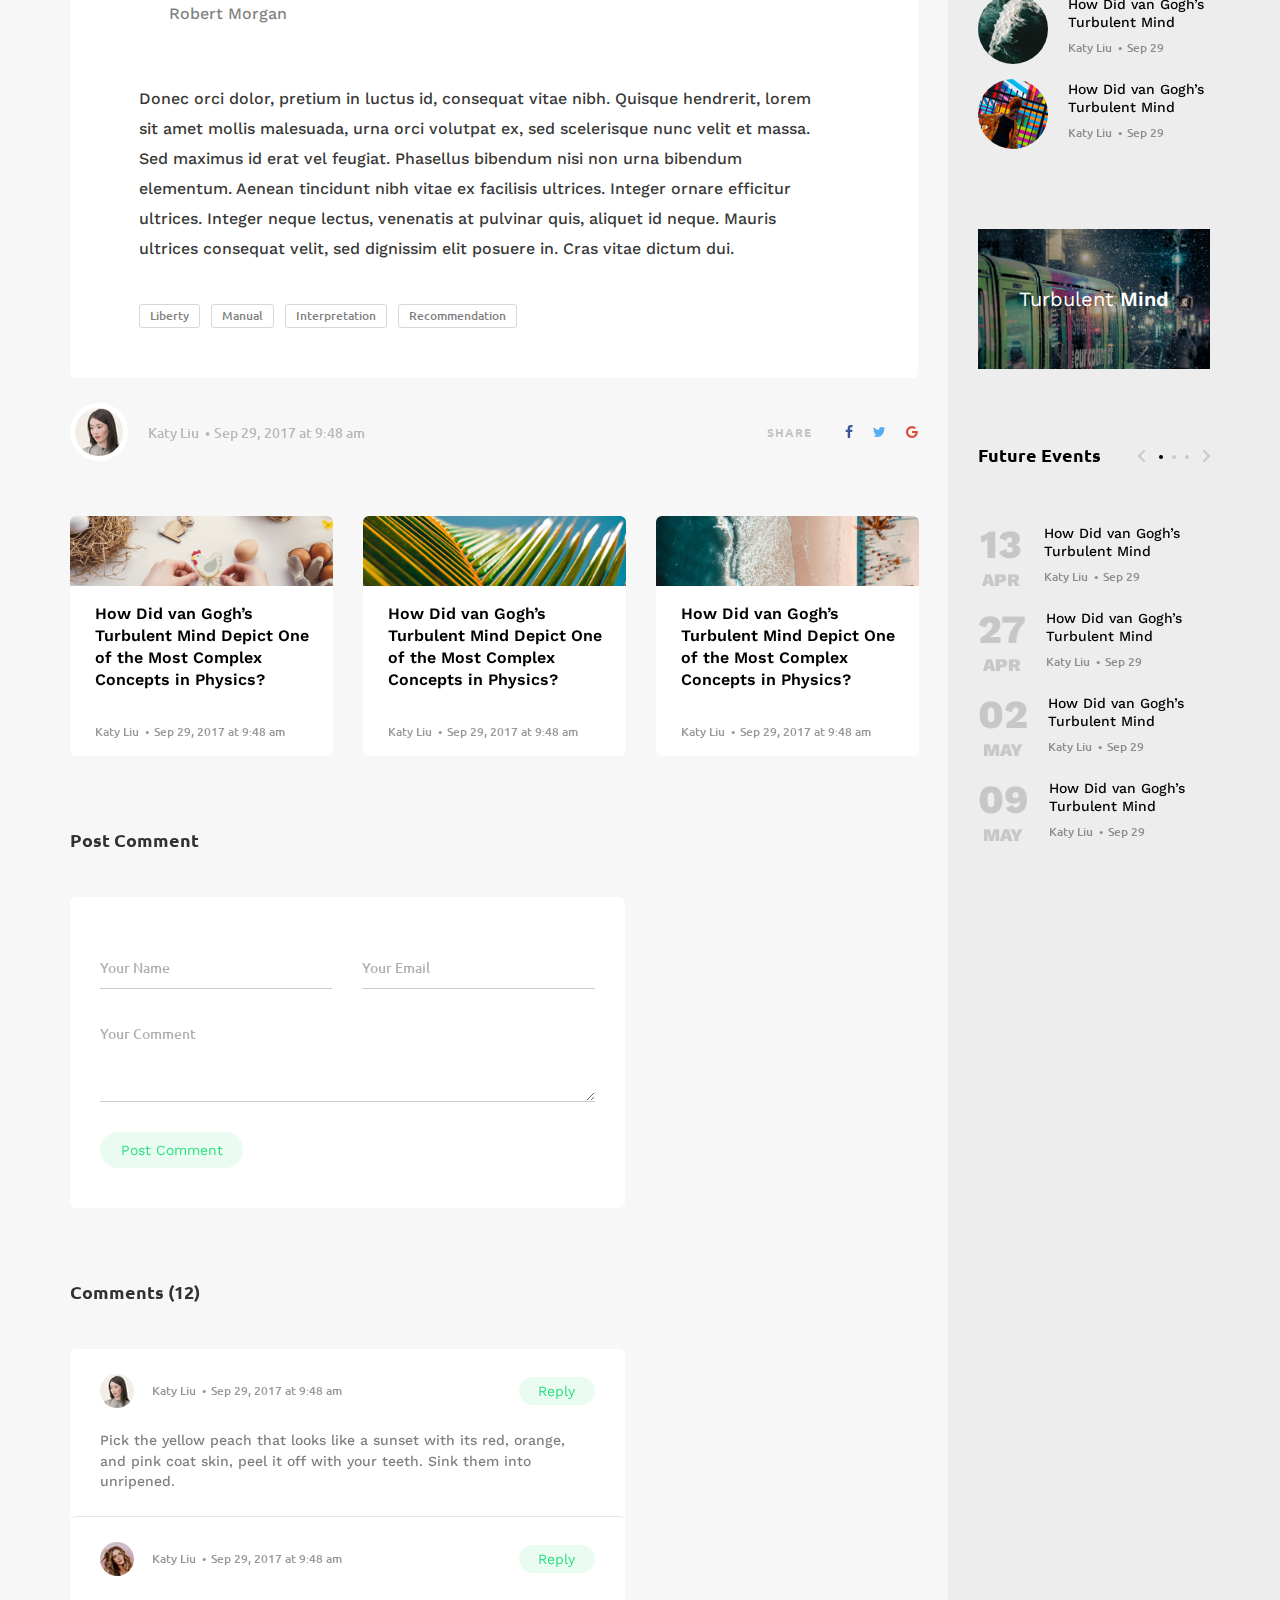
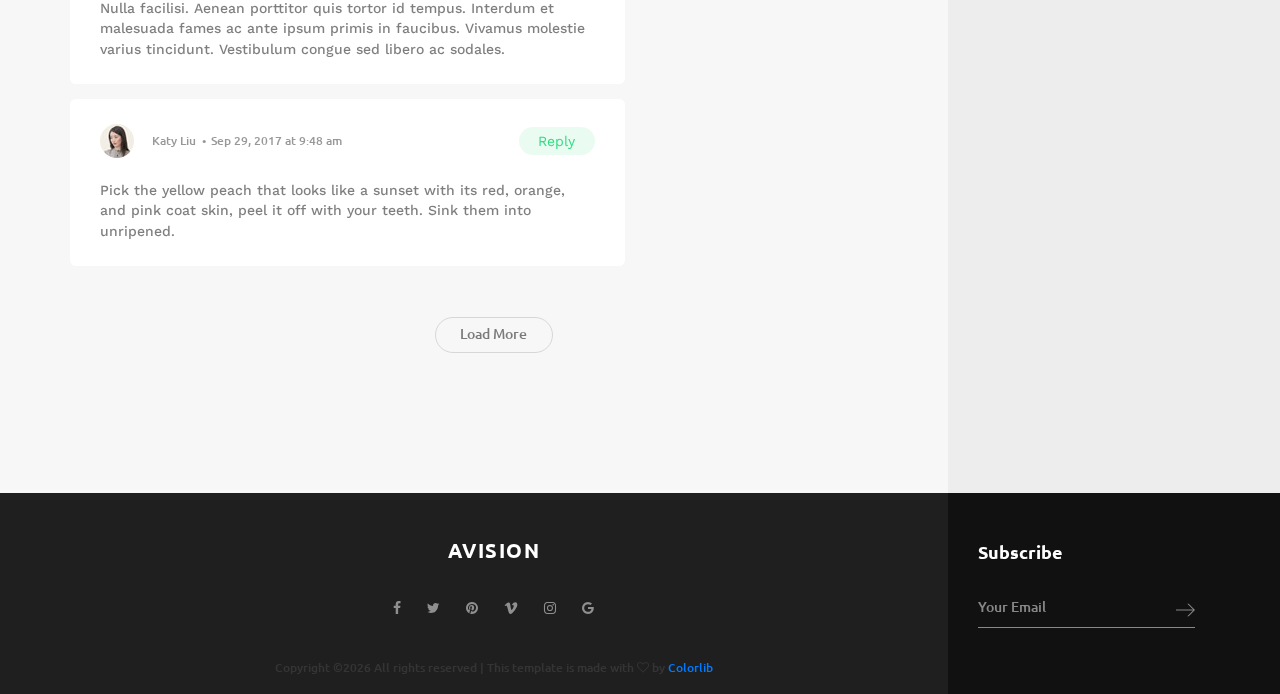
<file: post.html>
<!DOCTYPE html>
<html lang="en">
<head>
<title>Post</title>
<meta charset="utf-8">
<meta http-equiv="X-UA-Compatible" content="IE=edge">
<meta name="description" content="Demo project">
<meta name="viewport" content="width=device-width, initial-scale=1">
<link rel="stylesheet" type="text/css" href="styles/bootstrap4/bootstrap.min.css">
<link href="plugins/font-awesome-4.7.0/css/font-awesome.min.css" rel="stylesheet" type="text/css">
<link rel="stylesheet" type="text/css" href="plugins/OwlCarousel2-2.2.1/owl.carousel.css">
<link rel="stylesheet" type="text/css" href="plugins/OwlCarousel2-2.2.1/owl.theme.default.css">
<link rel="stylesheet" type="text/css" href="plugins/OwlCarousel2-2.2.1/animate.css">
<link rel="stylesheet" type="text/css" href="plugins/jquery.mb.YTPlayer-3.1.12/jquery.mb.YTPlayer.css">
<link rel="stylesheet" type="text/css" href="styles/post.css">
<link rel="stylesheet" type="text/css" href="styles/post_responsive.css">
</head>
<body>

<div class="super_container">

	<!-- Header -->

	<header class="header">
		<div class="container">
			<div class="row">
				<div class="col">
					<div class="header_content d-flex flex-row align-items-center justify-content-start">
						<div class="logo"><a href="#">avision</a></div>
						<nav class="main_nav">
							<ul>
								<li class="active"><a href="index.html">Home</a></li>
								<li><a href="#">Fashion</a></li>
								<li><a href="#">Gadgets</a></li>
								<li><a href="#">Lifestyle</a></li>
								<li><a href="#">Video</a></li>
								<li><a href="contact.html">Contact</a></li>
							</ul>
						</nav>
						<div class="search_container ml-auto">
							<div class="weather">
								<div class="temperature">+10°</div>
								<img class="weather_icon" src="images/cloud.png" alt="">
							</div>
							<form action="#">
								<input type="search" class="header_search_input" required="required" placeholder="Type to Search...">
								<img class="header_search_icon" src="images/search.png" alt="">
							</form>
							
						</div>
						<div class="hamburger ml-auto menu_mm">
							<i class="fa fa-bars trans_200 menu_mm" aria-hidden="true"></i>
						</div>
					</div>
				</div>
			</div>
		</div>
	</header>

	<!-- Menu -->

	<div class="menu d-flex flex-column align-items-end justify-content-start text-right menu_mm trans_400">
		<div class="menu_close_container"><div class="menu_close"><div></div><div></div></div></div>
		<div class="logo menu_mm"><a href="#">Avision</a></div>
		<div class="search">
			<form action="#">
				<input type="search" class="header_search_input menu_mm" required="required" placeholder="Type to Search...">
				<img class="header_search_icon menu_mm" src="images/search_2.png" alt="">
			</form>
		</div>
		<nav class="menu_nav">
			<ul class="menu_mm">
				<li class="menu_mm"><a href="index.html">home</a></li>
				<li class="menu_mm"><a href="#">Fashion</a></li>
				<li class="menu_mm"><a href="#">Gadgets</a></li>
				<li class="menu_mm"><a href="#">Lifestyle</a></li>
				<li class="menu_mm"><a href="#">Video</a></li>
				<li class="menu_mm"><a href="contact.html">Contact</a></li>
			</ul>
		</nav>
	</div>
	
	<!-- Home -->

	<div class="home">
		<div class="home_background parallax-window" data-parallax="scroll" data-image-src="images/post.jpg" data-speed="0.8"></div>
		<div class="home_content">
			<div class="post_category trans_200"><a href="category.html" class="trans_200">sport</a></div>
			<div class="post_title">How Did van Gogh’s Turbulent Mind Depict One of the Most Complex Concepts in Physics?</div>
		</div>
	</div>
	
	<!-- Page Content -->

	<div class="page_content">
		<div class="container">
			<div class="row row-lg-eq-height">

				<!-- Post Content -->

				<div class="col-lg-9">
					<div class="post_content">

						<!-- Top Panel -->
						<div class="post_panel post_panel_top d-flex flex-row align-items-center justify-content-start">
							<div class="author_image"><div><img src="images/author.jpg" alt=""></div></div>
							<div class="post_meta"><a href="#">Katy Liu</a><span>Sep 29, 2017 at 9:48 am</span></div>
							<div class="post_share ml-sm-auto">
								<span>share</span>
								<ul class="post_share_list">
									<li class="post_share_item"><a href="#"><i class="fa fa-facebook" aria-hidden="true"></i></a></li>
									<li class="post_share_item"><a href="#"><i class="fa fa-twitter" aria-hidden="true"></i></a></li>
									<li class="post_share_item"><a href="#"><i class="fa fa-google" aria-hidden="true"></i></a></li>
								</ul>
							</div>
						</div>

						<!-- Post Body -->

						<div class="post_body">
							<p class="post_p">Lorem ipsum dolor sit amet, consectetur adipiscing elit. Fusce enim nulla, mollis eu metus in, sagittis fringilla tortor. Phasellus eget purus id felis dignissim convallis. Suspendisse et augue dui. Morbi gravida sed justo vel venenatis. Ut tempor pretium maximus. Donec libero diam, faucibus vitae lectus nec, accumsan gravida dui. Nam interdum mi eget lacus aliquet, sit amet ultricies magna pharetra. In ut odio a ligula egestas pretium et quis sapien. Etiam faucibus magna eu porta vulputate. Aliquam euismod rhoncus malesuada. Nunc rutrum hendrerit semper.</p>
							<figure>
								<img src="images/post_image.jpg" alt="">
								<figcaption>Lorem Ipsum Dolor Sit Amet</figcaption>
							</figure>
							<p class="post_p">Maecenas vitae sem varius, imperdiet nisi a, tristique nisi. Sed scelerisque suscipit leo cursus accumsan. Donec vel turpis quam. Mauris non nisl nec nunc gravida ullamcorper id vestibulum magna. Donec non velit finibus, laoreet arcu nec, facilisis augue. Aliquam sed purus id erat accumsan congue. Mauris semper ullamcorper nibh non pellentesque. Aenean euismod purus sit amet quam vehicula ornare.</p>
							<div class="post_quote">
								<p class="post_p">Aliquam auctor lacus a dapibus pulvinar. Morbi in elit erat. Quisque et augue nec tortor blandit hendrerit eget sit amet sapien. Curabitur at tincidunt metus, quis porta ex. Duis lacinia metus vel eros cursus pretium eget.</p>
								<div class="post_quote_source">Robert Morgan</div>
							</div>
							<p class="post_p">Donec orci dolor, pretium in luctus id, consequat vitae nibh. Quisque hendrerit, lorem sit amet mollis malesuada, urna orci volutpat ex, sed scelerisque nunc velit et massa. Sed maximus id erat vel feugiat. Phasellus bibendum nisi non urna bibendum elementum. Aenean tincidunt nibh vitae ex facilisis ultrices. Integer ornare efficitur ultrices. Integer neque lectus, venenatis at pulvinar quis, aliquet id neque. Mauris ultrices consequat velit, sed dignissim elit posuere in. Cras vitae dictum dui.</p>

							<!-- Post Tags -->
							<div class="post_tags">
								<ul>
									<li class="post_tag"><a href="#">Liberty</a></li>
									<li class="post_tag"><a href="#">Manual</a></li>
									<li class="post_tag"><a href="#">Interpretation</a></li>
									<li class="post_tag"><a href="#">Recommendation</a></li>
								</ul>
							</div>
						</div>
						
						<!-- Bottom Panel -->
						<div class="post_panel bottom_panel d-flex flex-row align-items-center justify-content-start">
							<div class="author_image"><div><img src="images/author.jpg" alt=""></div></div>
							<div class="post_meta"><a href="#">Katy Liu</a><span>Sep 29, 2017 at 9:48 am</span></div>
							<div class="post_share ml-sm-auto">
								<span>share</span>
								<ul class="post_share_list">
									<li class="post_share_item"><a href="#"><i class="fa fa-facebook" aria-hidden="true"></i></a></li>
									<li class="post_share_item"><a href="#"><i class="fa fa-twitter" aria-hidden="true"></i></a></li>
									<li class="post_share_item"><a href="#"><i class="fa fa-google" aria-hidden="true"></i></a></li>
								</ul>
							</div>
						</div>

						<!-- Similar Posts -->
						<div class="similar_posts">
							<div class="grid clearfix">

								<!-- Small Card With Image -->
								<div class="card card_small_with_image grid-item">
									<img class="card-img-top" src="images/post_25.jpg" alt="https://unsplash.com/@jakobowens1">
									<div class="card-body">
										<div class="card-title card-title-small"><a href="post.html">How Did van Gogh’s Turbulent Mind Depict One of the Most Complex Concepts in Physics?</a></div>
										<small class="post_meta"><a href="#">Katy Liu</a><span>Sep 29, 2017 at 9:48 am</span></small>
									</div>
								</div>

								<!-- Small Card With Image -->
								<div class="card card_small_with_image grid-item">
									<img class="card-img-top" src="images/post_2.jpg" alt="https://unsplash.com/@jakobowens1">
									<div class="card-body">
										<div class="card-title card-title-small"><a href="post.html">How Did van Gogh’s Turbulent Mind Depict One of the Most Complex Concepts in Physics?</a></div>
										<small class="post_meta"><a href="#">Katy Liu</a><span>Sep 29, 2017 at 9:48 am</span></small>
									</div>
								</div>

								<!-- Small Card With Image -->
								<div class="card card_small_with_image grid-item">
									<img class="card-img-top" src="images/post_26.jpg" alt="https://unsplash.com/@jakobowens1">
									<div class="card-body">
										<div class="card-title card-title-small"><a href="post.html">How Did van Gogh’s Turbulent Mind Depict One of the Most Complex Concepts in Physics?</a></div>
										<small class="post_meta"><a href="#">Katy Liu</a><span>Sep 29, 2017 at 9:48 am</span></small>
									</div>
								</div>

							</div>

							<!-- Post Comment -->
							<div class="post_comment">
								<div class="post_comment_title">Post Comment</div>
								<div class="row">
									<div class="col-xl-8">
										<div class="post_comment_form_container">
											<form action="#">
												<input type="text" class="comment_input comment_input_name" placeholder="Your Name" required="required">
												<input type="email" class="comment_input comment_input_email" placeholder="Your Email" required="required">
												<textarea class="comment_text" placeholder="Your Comment" required="required"></textarea>
												<button type="submit" class="comment_button">Post Comment</button>
											</form>
										</div>
									</div>
								</div>
							</div>

							<!-- Comments -->
							<div class="comments">
								<div class="comments_title">Comments <span>(12)</span></div>
								<div class="row">
									<div class="col-xl-8">
										<div class="comments_container">
											<ul class="comment_list">
												<li class="comment">
													<div class="comment_body">
														<div class="comment_panel d-flex flex-row align-items-center justify-content-start">
															<div class="comment_author_image"><div><img src="images/comment_author_1.jpg" alt=""></div></div>
															<small class="post_meta"><a href="#">Katy Liu</a><span>Sep 29, 2017 at 9:48 am</span></small>
															<button type="button" class="reply_button ml-auto">Reply</button>
														</div>
														<div class="comment_content">
															<p>Pick the yellow peach that looks like a sunset with its red, orange, and pink coat skin, peel it off with your teeth. Sink them into unripened.</p>
														</div>
													</div>

													<!-- Reply -->
													<ul class="comment_list">
														<li class="comment">
															<div class="comment_body">
																<div class="comment_panel d-flex flex-row align-items-center justify-content-start">
																	<div class="comment_author_image"><div><img src="images/comment_author_2.jpg" alt=""></div></div>
																	<small class="post_meta"><a href="#">Katy Liu</a><span>Sep 29, 2017 at 9:48 am</span></small>
																	<button type="button" class="reply_button ml-auto">Reply</button>
																</div>
																<div class="comment_content">
																	<p>Nulla facilisi. Aenean porttitor quis tortor id tempus. Interdum et malesuada fames ac ante ipsum primis in faucibus. Vivamus molestie varius tincidunt. Vestibulum congue sed libero ac sodales.</p>
																</div>
															</div>

															<!-- Reply -->
															<ul class="comment_list">
																
															</ul>
														</li>
													</ul>
												</li>
												<li class="comment">
													<div class="comment_body">
														<div class="comment_panel d-flex flex-row align-items-center justify-content-start">
															<div class="comment_author_image"><div><img src="images/comment_author_1.jpg" alt=""></div></div>
															<small class="post_meta"><a href="#">Katy Liu</a><span>Sep 29, 2017 at 9:48 am</span></small>
															<button type="button" class="reply_button ml-auto">Reply</button>
														</div>
														<div class="comment_content">
															<p>Pick the yellow peach that looks like a sunset with its red, orange, and pink coat skin, peel it off with your teeth. Sink them into unripened.</p>
														</div>
													</div>
												</li>
											</ul>
										</div>
									</div>
								</div>	
							</div>
						</div>
					</div>
					<div class="load_more">
						<div id="load_more" class="load_more_button text-center trans_200">Load More</div>
					</div>
				</div>

				<!-- Sidebar -->

				<div class="col-lg-3">
					<div class="sidebar">
						<div class="sidebar_background"></div>

						<!-- Top Stories -->

						<div class="sidebar_section">
							<div class="sidebar_title_container">
								<div class="sidebar_title">Top Stories</div>
								<div class="sidebar_slider_nav">
									<div class="custom_nav_container sidebar_slider_nav_container">
										<div class="custom_prev custom_prev_top">
											<svg version="1.1" xmlns="http://www.w3.org/2000/svg" xmlns:xlink="http://www.w3.org/1999/xlink" x="0px" y="0px"
												 width="7px" height="12px" viewBox="0 0 7 12" enable-background="new 0 0 7 12" xml:space="preserve">
												<polyline fill="#bebebe" points="0,5.61 5.609,0 7,0 7,1.438 2.438,6 7,10.563 7,12 5.609,12 -0.002,6.39 "/>
											</svg>
										</div>
								        <ul id="custom_dots" class="custom_dots custom_dots_top">
											<li class="custom_dot custom_dot_top active"><span></span></li>
											<li class="custom_dot custom_dot_top"><span></span></li>
											<li class="custom_dot custom_dot_top"><span></span></li>
										</ul>
										<div class="custom_next custom_next_top">
											<svg version="1.1" xmlns="http://www.w3.org/2000/svg" xmlns:xlink="http://www.w3.org/1999/xlink" x="0px" y="0px"
												 width="7px" height="12px" viewBox="0 0 7 12" enable-background="new 0 0 7 12" xml:space="preserve">
												<polyline fill="#bebebe" points="6.998,6.39 1.389,12 -0.002,12 -0.002,10.562 4.561,6 -0.002,1.438 -0.002,0 1.389,0 7,5.61 "/>
											</svg>
										</div>
									</div>
								</div>
							</div>
							<div class="sidebar_section_content">

								<!-- Top Stories Slider -->
								<div class="sidebar_slider_container">
									<div class="owl-carousel owl-theme sidebar_slider_top">

										<!-- Top Stories Slider Item -->
										<div class="owl-item">

											<!-- Sidebar Post -->
											<div class="side_post">
												<a href="post.html">
													<div class="d-flex flex-row align-items-xl-center align-items-start justify-content-start">
														<div class="side_post_image"><div><img src="images/top_1.jpg" alt=""></div></div>
														<div class="side_post_content">
															<div class="side_post_title">How Did van Gogh’s Turbulent Mind</div>
															<small class="post_meta">Katy Liu<span>Sep 29</span></small>
														</div>
													</div>
												</a>
											</div>

											<!-- Sidebar Post -->
											<div class="side_post">
												<a href="post.html">
													<div class="d-flex flex-row align-items-xl-center align-items-start justify-content-start">
														<div class="side_post_image"><div><img src="images/top_2.jpg" alt=""></div></div>
														<div class="side_post_content">
															<div class="side_post_title">How Did van Gogh’s Turbulent Mind</div>
															<small class="post_meta">Katy Liu<span>Sep 29</span></small>
														</div>
													</div>
												</a>
											</div>

											<!-- Sidebar Post -->
											<div class="side_post">
												<a href="post.html">
													<div class="d-flex flex-row align-items-xl-center align-items-start justify-content-start">
														<div class="side_post_image"><div><img src="images/top_3.jpg" alt=""></div></div>
														<div class="side_post_content">
															<div class="side_post_title">How Did van Gogh’s Turbulent Mind</div>
															<small class="post_meta">Katy Liu<span>Sep 29</span></small>
														</div>
													</div>
												</a>
											</div>

											<!-- Sidebar Post -->
											<div class="side_post">
												<a href="post.html">
													<div class="d-flex flex-row align-items-xl-center align-items-start justify-content-start">
														<div class="side_post_image"><div><img src="images/top_4.jpg" alt=""></div></div>
														<div class="side_post_content">
															<div class="side_post_title">How Did van Gogh’s Turbulent Mind</div>
															<small class="post_meta">Katy Liu<span>Sep 29</span></small>
														</div>
													</div>
												</a>
											</div>

										</div>

										<!-- Top Stories Slider Item -->
										<div class="owl-item">

											<!-- Sidebar Post -->
											<div class="side_post">
												<a href="post.html">
													<div class="d-flex flex-row align-items-xl-center align-items-start justify-content-start">
														<div class="side_post_image"><div><img src="images/top_1.jpg" alt=""></div></div>
														<div class="side_post_content">
															<div class="side_post_title">How Did van Gogh’s Turbulent Mind</div>
															<small class="post_meta">Katy Liu<span>Sep 29</span></small>
														</div>
													</div>
												</a>
											</div>

											<!-- Sidebar Post -->
											<div class="side_post">
												<a href="post.html">
													<div class="d-flex flex-row align-items-xl-center align-items-start justify-content-start">
														<div class="side_post_image"><div><img src="images/top_2.jpg" alt=""></div></div>
														<div class="side_post_content">
															<div class="side_post_title">How Did van Gogh’s Turbulent Mind</div>
															<small class="post_meta">Katy Liu<span>Sep 29</span></small>
														</div>
													</div>
												</a>
											</div>

											<!-- Sidebar Post -->
											<div class="side_post">
												<a href="post.html">
													<div class="d-flex flex-row align-items-xl-center align-items-start justify-content-start">
														<div class="side_post_image"><div><img src="images/top_3.jpg" alt=""></div></div>
														<div class="side_post_content">
															<div class="side_post_title">How Did van Gogh’s Turbulent Mind</div>
															<small class="post_meta">Katy Liu<span>Sep 29</span></small>
														</div>
													</div>
												</a>
											</div>

											<!-- Sidebar Post -->
											<div class="side_post">
												<a href="post.html">
													<div class="d-flex flex-row align-items-xl-center align-items-start justify-content-start">
														<div class="side_post_image"><div><img src="images/top_4.jpg" alt=""></div></div>
														<div class="side_post_content">
															<div class="side_post_title">How Did van Gogh’s Turbulent Mind</div>
															<small class="post_meta">Katy Liu<span>Sep 29</span></small>
														</div>
													</div>
												</a>
											</div>

										</div>

										<!-- Top Stories Slider Item -->
										<div class="owl-item">

											<!-- Sidebar Post -->
											<div class="side_post">
												<a href="post.html">
													<div class="d-flex flex-row align-items-xl-center align-items-start justify-content-start">
														<div class="side_post_image"><div><img src="images/top_1.jpg" alt=""></div></div>
														<div class="side_post_content">
															<div class="side_post_title">How Did van Gogh’s Turbulent Mind</div>
															<small class="post_meta">Katy Liu<span>Sep 29</span></small>
														</div>
													</div>
												</a>
											</div>

											<!-- Sidebar Post -->
											<div class="side_post">
												<a href="post.html">
													<div class="d-flex flex-row align-items-xl-center align-items-start justify-content-start">
														<div class="side_post_image"><div><img src="images/top_2.jpg" alt=""></div></div>
														<div class="side_post_content">
															<div class="side_post_title">How Did van Gogh’s Turbulent Mind</div>
															<small class="post_meta">Katy Liu<span>Sep 29</span></small>
														</div>
													</div>
												</a>
											</div>

											<!-- Sidebar Post -->
											<div class="side_post">
												<a href="post.html">
													<div class="d-flex flex-row align-items-xl-center align-items-start justify-content-start">
														<div class="side_post_image"><div><img src="images/top_3.jpg" alt=""></div></div>
														<div class="side_post_content">
															<div class="side_post_title">How Did van Gogh’s Turbulent Mind</div>
															<small class="post_meta">Katy Liu<span>Sep 29</span></small>
														</div>
													</div>
												</a>
											</div>

											<!-- Sidebar Post -->
											<div class="side_post">
												<a href="post.html">
													<div class="d-flex flex-row align-items-xl-center align-items-start justify-content-start">
														<div class="side_post_image"><div><img src="images/top_4.jpg" alt=""></div></div>
														<div class="side_post_content">
															<div class="side_post_title">How Did van Gogh’s Turbulent Mind</div>
															<small class="post_meta">Katy Liu<span>Sep 29</span></small>
														</div>
													</div>
												</a>
											</div>

										</div>

									</div>
								</div>
							</div>
						</div>

						<!-- Advertising -->

						<div class="sidebar_section">
							<div class="advertising">
								<div class="advertising_background" style="background-image:url(images/post_17.jpg)"></div>
								<div class="advertising_content d-flex flex-column align-items-start justify-content-end">
									<div class="advertising_perc">-15%</div>
									<div class="advertising_link"><a href="#">How Did van Gogh’s Turbulent Mind</a></div>
								</div>
							</div>
						</div>

						<!-- Newest Videos -->

						<div class="sidebar_section newest_videos">
							<div class="sidebar_title_container">
								<div class="sidebar_title">Newest Videos</div>
								<div class="sidebar_slider_nav">
									<div class="custom_nav_container sidebar_slider_nav_container">
										<div class="custom_prev custom_prev_vid">
											<svg version="1.1" xmlns="http://www.w3.org/2000/svg" xmlns:xlink="http://www.w3.org/1999/xlink" x="0px" y="0px"
												 width="7px" height="12px" viewBox="0 0 7 12" enable-background="new 0 0 7 12" xml:space="preserve">
												<polyline fill="#bebebe" points="0,5.61 5.609,0 7,0 7,1.438 2.438,6 7,10.563 7,12 5.609,12 -0.002,6.39 "/>
											</svg>
										</div>
								        <ul id="custom_dots" class="custom_dots custom_dots_vid">
											<li class="custom_dot custom_dot_vid active"><span></span></li>
											<li class="custom_dot custom_dot_vid"><span></span></li>
											<li class="custom_dot custom_dot_vid"><span></span></li>
										</ul>
										<div class="custom_next custom_next_vid">
											<svg version="1.1" xmlns="http://www.w3.org/2000/svg" xmlns:xlink="http://www.w3.org/1999/xlink" x="0px" y="0px"
												 width="7px" height="12px" viewBox="0 0 7 12" enable-background="new 0 0 7 12" xml:space="preserve">
												<polyline fill="#bebebe" points="6.998,6.39 1.389,12 -0.002,12 -0.002,10.562 4.561,6 -0.002,1.438 -0.002,0 1.389,0 7,5.61 "/>
											</svg>
										</div>
									</div>
								</div>
							</div>
							<div class="sidebar_section_content">

								<!-- Sidebar Slider -->
								<div class="sidebar_slider_container">
									<div class="owl-carousel owl-theme sidebar_slider_vid">

										<!-- Newest Videos Slider Item -->
										<div class="owl-item">

											<!-- Newest Videos Post -->
											<div class="side_post">
												<a href="post.html">
													<div class="d-flex flex-row align-items-xl-center align-items-start justify-content-start">
														<div class="side_post_image"><div><img src="images/vid_1.jpg" alt=""></div></div>
														<div class="side_post_content">
															<div class="side_post_title">How Did van Gogh’s Turbulent Mind</div>
															<small class="post_meta">Katy Liu<span>Sep 29</span></small>
														</div>
													</div>
												</a>
											</div>

											<!-- Newest Videos Post -->
											<div class="side_post">
												<a href="post.html">
													<div class="d-flex flex-row align-items-xl-center align-items-start justify-content-start">
														<div class="side_post_image"><div><img src="images/vid_2.jpg" alt=""></div></div>
														<div class="side_post_content">
															<div class="side_post_title">How Did van Gogh’s Turbulent Mind</div>
															<small class="post_meta">Katy Liu<span>Sep 29</span></small>
														</div>
													</div>
												</a>
											</div>

											<!-- Newest Videos Post -->
											<div class="side_post">
												<a href="post.html">
													<div class="d-flex flex-row align-items-xl-center align-items-start justify-content-start">
														<div class="side_post_image"><div><img src="images/vid_3.jpg" alt=""></div></div>
														<div class="side_post_content">
															<div class="side_post_title">How Did van Gogh’s Turbulent Mind</div>
															<small class="post_meta">Katy Liu<span>Sep 29</span></small>
														</div>
													</div>
												</a>
											</div>

											<!-- Newest Videos Post -->
											<div class="side_post">
												<a href="post.html">
													<div class="d-flex flex-row align-items-xl-center align-items-start justify-content-start">
														<div class="side_post_image"><div><img src="images/vid_4.jpg" alt=""></div></div>
														<div class="side_post_content">
															<div class="side_post_title">How Did van Gogh’s Turbulent Mind</div>
															<small class="post_meta">Katy Liu<span>Sep 29</span></small>
														</div>
													</div>
												</a>
											</div>

										</div>

										<!-- Newest Videos Slider Item -->
										<div class="owl-item">

											<!-- Newest Videos Post -->
											<div class="side_post">
												<a href="post.html">
													<div class="d-flex flex-row align-items-xl-center align-items-start justify-content-start">
														<div class="side_post_image"><div><img src="images/vid_1.jpg" alt=""></div></div>
														<div class="side_post_content">
															<div class="side_post_title">How Did van Gogh’s Turbulent Mind</div>
															<small class="post_meta">Katy Liu<span>Sep 29</span></small>
														</div>
													</div>
												</a>
											</div>

											<!-- Newest Videos Post -->
											<div class="side_post">
												<a href="post.html">
													<div class="d-flex flex-row align-items-xl-center align-items-start justify-content-start">
														<div class="side_post_image"><div><img src="images/vid_2.jpg" alt=""></div></div>
														<div class="side_post_content">
															<div class="side_post_title">How Did van Gogh’s Turbulent Mind</div>
															<small class="post_meta">Katy Liu<span>Sep 29</span></small>
														</div>
													</div>
												</a>
											</div>

											<!-- Newest Videos Post -->
											<div class="side_post">
												<a href="post.html">
													<div class="d-flex flex-row align-items-xl-center align-items-start justify-content-start">
														<div class="side_post_image"><div><img src="images/vid_3.jpg" alt=""></div></div>
														<div class="side_post_content">
															<div class="side_post_title">How Did van Gogh’s Turbulent Mind</div>
															<small class="post_meta">Katy Liu<span>Sep 29</span></small>
														</div>
													</div>
												</a>
											</div>

											<!-- Newest Videos Post -->
											<div class="side_post">
												<a href="post.html">
													<div class="d-flex flex-row align-items-xl-center align-items-start justify-content-start">
														<div class="side_post_image"><div><img src="images/vid_4.jpg" alt=""></div></div>
														<div class="side_post_content">
															<div class="side_post_title">How Did van Gogh’s Turbulent Mind</div>
															<small class="post_meta">Katy Liu<span>Sep 29</span></small>
														</div>
													</div>
												</a>
											</div>

										</div>

										<!-- Newest Videos Slider Item -->
										<div class="owl-item">

											<!-- Newest Videos Post -->
											<div class="side_post">
												<a href="post.html">
													<div class="d-flex flex-row align-items-xl-center align-items-start justify-content-start">
														<div class="side_post_image"><div><img src="images/vid_1.jpg" alt=""></div></div>
														<div class="side_post_content">
															<div class="side_post_title">How Did van Gogh’s Turbulent Mind</div>
															<small class="post_meta">Katy Liu<span>Sep 29</span></small>
														</div>
													</div>
												</a>
											</div>

											<!-- Newest Videos Post -->
											<div class="side_post">
												<a href="post.html">
													<div class="d-flex flex-row align-items-xl-center align-items-start justify-content-start">
														<div class="side_post_image"><div><img src="images/vid_2.jpg" alt=""></div></div>
														<div class="side_post_content">
															<div class="side_post_title">How Did van Gogh’s Turbulent Mind</div>
															<small class="post_meta">Katy Liu<span>Sep 29</span></small>
														</div>
													</div>
												</a>
											</div>

											<!-- Newest Videos Post -->
											<div class="side_post">
												<a href="post.html">
													<div class="d-flex flex-row align-items-xl-center align-items-start justify-content-start">
														<div class="side_post_image"><div><img src="images/vid_3.jpg" alt=""></div></div>
														<div class="side_post_content">
															<div class="side_post_title">How Did van Gogh’s Turbulent Mind</div>
															<small class="post_meta">Katy Liu<span>Sep 29</span></small>
														</div>
													</div>
												</a>
											</div>

											<!-- Newest Videos Post -->
											<div class="side_post">
												<a href="post.html">
													<div class="d-flex flex-row align-items-xl-center align-items-start justify-content-start">
														<div class="side_post_image"><div><img src="images/vid_4.jpg" alt=""></div></div>
														<div class="side_post_content">
															<div class="side_post_title">How Did van Gogh’s Turbulent Mind</div>
															<small class="post_meta">Katy Liu<span>Sep 29</span></small>
														</div>
													</div>
												</a>
											</div>

										</div>

									</div>
								</div>
							</div>
						</div>

						<!-- Advertising 2 -->

						<div class="sidebar_section">
							<div class="advertising_2">
								<div class="advertising_background" style="background-image:url(images/post_18.jpg)"></div>
								<div class="advertising_2_content d-flex flex-column align-items-center justify-content-center">
									<div class="advertising_2_link"><a href="#">Turbulent <span>Mind</span></a></div>
								</div>
							</div>
						</div>

						<!-- Future Events -->

						<div class="sidebar_section future_events">
							<div class="sidebar_title_container">
								<div class="sidebar_title">Future Events</div>
								<div class="sidebar_slider_nav">
									<div class="custom_nav_container sidebar_slider_nav_container">
										<div class="custom_prev custom_prev_events">
											<svg version="1.1" xmlns="http://www.w3.org/2000/svg" xmlns:xlink="http://www.w3.org/1999/xlink" x="0px" y="0px"
												 width="7px" height="12px" viewBox="0 0 7 12" enable-background="new 0 0 7 12" xml:space="preserve">
												<polyline fill="#bebebe" points="0,5.61 5.609,0 7,0 7,1.438 2.438,6 7,10.563 7,12 5.609,12 -0.002,6.39 "/>
											</svg>
										</div>
								        <ul id="custom_dots" class="custom_dots custom_dots_events">
											<li class="custom_dot custom_dot_events active"><span></span></li>
											<li class="custom_dot custom_dot_events"><span></span></li>
											<li class="custom_dot custom_dot_events"><span></span></li>
										</ul>
										<div class="custom_next custom_next_events">
											<svg version="1.1" xmlns="http://www.w3.org/2000/svg" xmlns:xlink="http://www.w3.org/1999/xlink" x="0px" y="0px"
												 width="7px" height="12px" viewBox="0 0 7 12" enable-background="new 0 0 7 12" xml:space="preserve">
												<polyline fill="#bebebe" points="6.998,6.39 1.389,12 -0.002,12 -0.002,10.562 4.561,6 -0.002,1.438 -0.002,0 1.389,0 7,5.61 "/>
											</svg>
										</div>
									</div>
								</div>
							</div>
							<div class="sidebar_section_content">

								<!-- Sidebar Slider -->
								<div class="sidebar_slider_container">
									<div class="owl-carousel owl-theme sidebar_slider_events">

										<!-- Future Events Slider Item -->
										<div class="owl-item">

											<!-- Future Events Post -->
											<div class="side_post">
												<a href="post.html">
													<div class="d-flex flex-row align-items-xl-center align-items-start justify-content-start">
														<div class="event_date d-flex flex-column align-items-center justify-content-center">
															<div class="event_day">13</div>
															<div class="event_month">apr</div>
														</div>
														<div class="side_post_content">
															<div class="side_post_title">How Did van Gogh’s Turbulent Mind</div>
															<small class="post_meta">Katy Liu<span>Sep 29</span></small>
														</div>
													</div>
												</a>
											</div>

											<!-- Future Events Post -->
											<div class="side_post">
												<a href="post.html">
													<div class="d-flex flex-row align-items-xl-center align-items-start justify-content-start">
														<div class="event_date d-flex flex-column align-items-center justify-content-center">
															<div class="event_day">27</div>
															<div class="event_month">apr</div>
														</div>
														<div class="side_post_content">
															<div class="side_post_title">How Did van Gogh’s Turbulent Mind</div>
															<small class="post_meta">Katy Liu<span>Sep 29</span></small>
														</div>
													</div>
												</a>
											</div>

											<!-- Future Events Post -->
											<div class="side_post">
												<a href="post.html">
													<div class="d-flex flex-row align-items-xl-center align-items-start justify-content-start">
														<div class="event_date d-flex flex-column align-items-center justify-content-center">
															<div class="event_day">02</div>
															<div class="event_month">may</div>
														</div>
														<div class="side_post_content">
															<div class="side_post_title">How Did van Gogh’s Turbulent Mind</div>
															<small class="post_meta">Katy Liu<span>Sep 29</span></small>
														</div>
													</div>
												</a>
											</div>

											<!-- Future Events Post -->
											<div class="side_post">
												<a href="post.html">
													<div class="d-flex flex-row align-items-xl-center align-items-start justify-content-start">
														<div class="event_date d-flex flex-column align-items-center justify-content-center">
															<div class="event_day">09</div>
															<div class="event_month">may</div>
														</div>
														<div class="side_post_content">
															<div class="side_post_title">How Did van Gogh’s Turbulent Mind</div>
															<small class="post_meta">Katy Liu<span>Sep 29</span></small>
														</div>
													</div>
												</a>
											</div>

										</div>

										<!-- Future Events Slider Item -->
										<div class="owl-item">

											<!-- Future Events Post -->
											<div class="side_post">
												<a href="post.html">
													<div class="d-flex flex-row align-items-xl-center align-items-start justify-content-start">
														<div class="event_date d-flex flex-column align-items-center justify-content-center">
															<div class="event_day">13</div>
															<div class="event_month">apr</div>
														</div>
														<div class="side_post_content">
															<div class="side_post_title">How Did van Gogh’s Turbulent Mind</div>
															<small class="post_meta">Katy Liu<span>Sep 29</span></small>
														</div>
													</div>
												</a>
											</div>

											<!-- Future Events Post -->
											<div class="side_post">
												<a href="post.html">
													<div class="d-flex flex-row align-items-xl-center align-items-start justify-content-start">
														<div class="event_date d-flex flex-column align-items-center justify-content-center">
															<div class="event_day">27</div>
															<div class="event_month">apr</div>
														</div>
														<div class="side_post_content">
															<div class="side_post_title">How Did van Gogh’s Turbulent Mind</div>
															<small class="post_meta">Katy Liu<span>Sep 29</span></small>
														</div>
													</div>
												</a>
											</div>

											<!-- Future Events Post -->
											<div class="side_post">
												<a href="post.html">
													<div class="d-flex flex-row align-items-xl-center align-items-start justify-content-start">
														<div class="event_date d-flex flex-column align-items-center justify-content-center">
															<div class="event_day">02</div>
															<div class="event_month">may</div>
														</div>
														<div class="side_post_content">
															<div class="side_post_title">How Did van Gogh’s Turbulent Mind</div>
															<small class="post_meta">Katy Liu<span>Sep 29</span></small>
														</div>
													</div>
												</a>
											</div>

											<!-- Future Events Post -->
											<div class="side_post">
												<a href="post.html">
													<div class="d-flex flex-row align-items-xl-center align-items-start justify-content-start">
														<div class="event_date d-flex flex-column align-items-center justify-content-center">
															<div class="event_day">09</div>
															<div class="event_month">may</div>
														</div>
														<div class="side_post_content">
															<div class="side_post_title">How Did van Gogh’s Turbulent Mind</div>
															<small class="post_meta">Katy Liu<span>Sep 29</span></small>
														</div>
													</div>
												</a>
											</div>

										</div>

										<!-- Future Events Slider Item -->
										<div class="owl-item">

											<!-- Future Events Post -->
											<div class="side_post">
												<a href="post.html">
													<div class="d-flex flex-row align-items-xl-center align-items-start justify-content-start">
														<div class="event_date d-flex flex-column align-items-center justify-content-center">
															<div class="event_day">13</div>
															<div class="event_month">apr</div>
														</div>
														<div class="side_post_content">
															<div class="side_post_title">How Did van Gogh’s Turbulent Mind</div>
															<small class="post_meta">Katy Liu<span>Sep 29</span></small>
														</div>
													</div>
												</a>
											</div>

											<!-- Future Events Post -->
											<div class="side_post">
												<a href="post.html">
													<div class="d-flex flex-row align-items-xl-center align-items-start justify-content-start">
														<div class="event_date d-flex flex-column align-items-center justify-content-center">
															<div class="event_day">27</div>
															<div class="event_month">apr</div>
														</div>
														<div class="side_post_content">
															<div class="side_post_title">How Did van Gogh’s Turbulent Mind</div>
															<small class="post_meta">Katy Liu<span>Sep 29</span></small>
														</div>
													</div>
												</a>
											</div>

											<!-- Future Events Post -->
											<div class="side_post">
												<a href="post.html">
													<div class="d-flex flex-row align-items-xl-center align-items-start justify-content-start">
														<div class="event_date d-flex flex-column align-items-center justify-content-center">
															<div class="event_day">02</div>
															<div class="event_month">may</div>
														</div>
														<div class="side_post_content">
															<div class="side_post_title">How Did van Gogh’s Turbulent Mind</div>
															<small class="post_meta">Katy Liu<span>Sep 29</span></small>
														</div>
													</div>
												</a>
											</div>

											<!-- Future Events Post -->
											<div class="side_post">
												<a href="post.html">
													<div class="d-flex flex-row align-items-xl-center align-items-start justify-content-start">
														<div class="event_date d-flex flex-column align-items-center justify-content-center">
															<div class="event_day">09</div>
															<div class="event_month">may</div>
														</div>
														<div class="side_post_content">
															<div class="side_post_title">How Did van Gogh’s Turbulent Mind</div>
															<small class="post_meta">Katy Liu<span>Sep 29</span></small>
														</div>
													</div>
												</a>
											</div>

										</div>

									</div>
								</div>
							</div>
						</div>

					</div>
				</div>

			</div>
		</div>
	</div>

	<!-- Footer -->

	<footer class="footer">
		<div class="container">
			<div class="row row-lg-eq-height">
				<div class="col-lg-9 order-lg-1 order-2">
					<div class="footer_content">
						<div class="footer_logo"><a href="#">avision</a></div>
						<div class="footer_social">
							<ul>
								<li class="footer_social_facebook"><a href="#"><i class="fa fa-facebook" aria-hidden="true"></i></a></li>
								<li class="footer_social_twitter"><a href="#"><i class="fa fa-twitter" aria-hidden="true"></i></a></li>
								<li class="footer_social_pinterest"><a href="#"><i class="fa fa-pinterest" aria-hidden="true"></i></a></li>
								<li class="footer_social_vimeo"><a href="#"><i class="fa fa-vimeo" aria-hidden="true"></i></a></li>
								<li class="footer_social_instagram"><a href="#"><i class="fa fa-instagram" aria-hidden="true"></i></a></li>
								<li class="footer_social_google"><a href="#"><i class="fa fa-google" aria-hidden="true"></i></a></li>
							</ul>
						</div>
						<div class="copyright"><!-- Link back to Colorlib can't be removed. Template is licensed under CC BY 3.0. -->
Copyright &copy;<script>document.write(new Date().getFullYear());</script> All rights reserved | This template is made with <i class="fa fa-heart-o" aria-hidden="true"></i> by <a href="https://colorlib.com" target="_blank">Colorlib</a>
<!-- Link back to Colorlib can't be removed. Template is licensed under CC BY 3.0. --></div>
					</div>
				</div>
				<div class="col-lg-3 order-lg-2 order-1">
					<div class="subscribe">
						<div class="subscribe_background"></div>
						<div class="subscribe_content">
							<div class="subscribe_title">Subscribe</div>
							<form action="#">
								<input type="email" class="sub_input" placeholder="Your Email" required="required">
								<button class="sub_button">
									<svg version="1.1" id="link_arrow_1" xmlns="http://www.w3.org/2000/svg" xmlns:xlink="http://www.w3.org/1999/xlink" x="0px" y="0px"
										 width="19px" height="13px" viewBox="0 0 19 13" enable-background="new 0 0 19 13" xml:space="preserve">
										<polygon fill="#FFFFFF" points="12.475,0 11.061,0 17.081,6.021 0,6.021 0,7.021 17.038,7.021 11.06,13 12.474,13 18.974,6.5 "/>
									</svg>
								</button>
							</form>
						</div>
					</div>
				</div>
			</div>
		</div>
	</footer>
</div>

<script src="js/jquery-3.2.1.min.js"></script>
<script src="styles/bootstrap4/popper.js"></script>
<script src="styles/bootstrap4/bootstrap.min.js"></script>
<script src="plugins/OwlCarousel2-2.2.1/owl.carousel.js"></script>
<script src="plugins/easing/easing.js"></script>
<script src="plugins/masonry/masonry.js"></script>
<script src="plugins/parallax-js-master/parallax.min.js"></script>
<script src="js/post.js"></script>
</body>
</html>
</file>
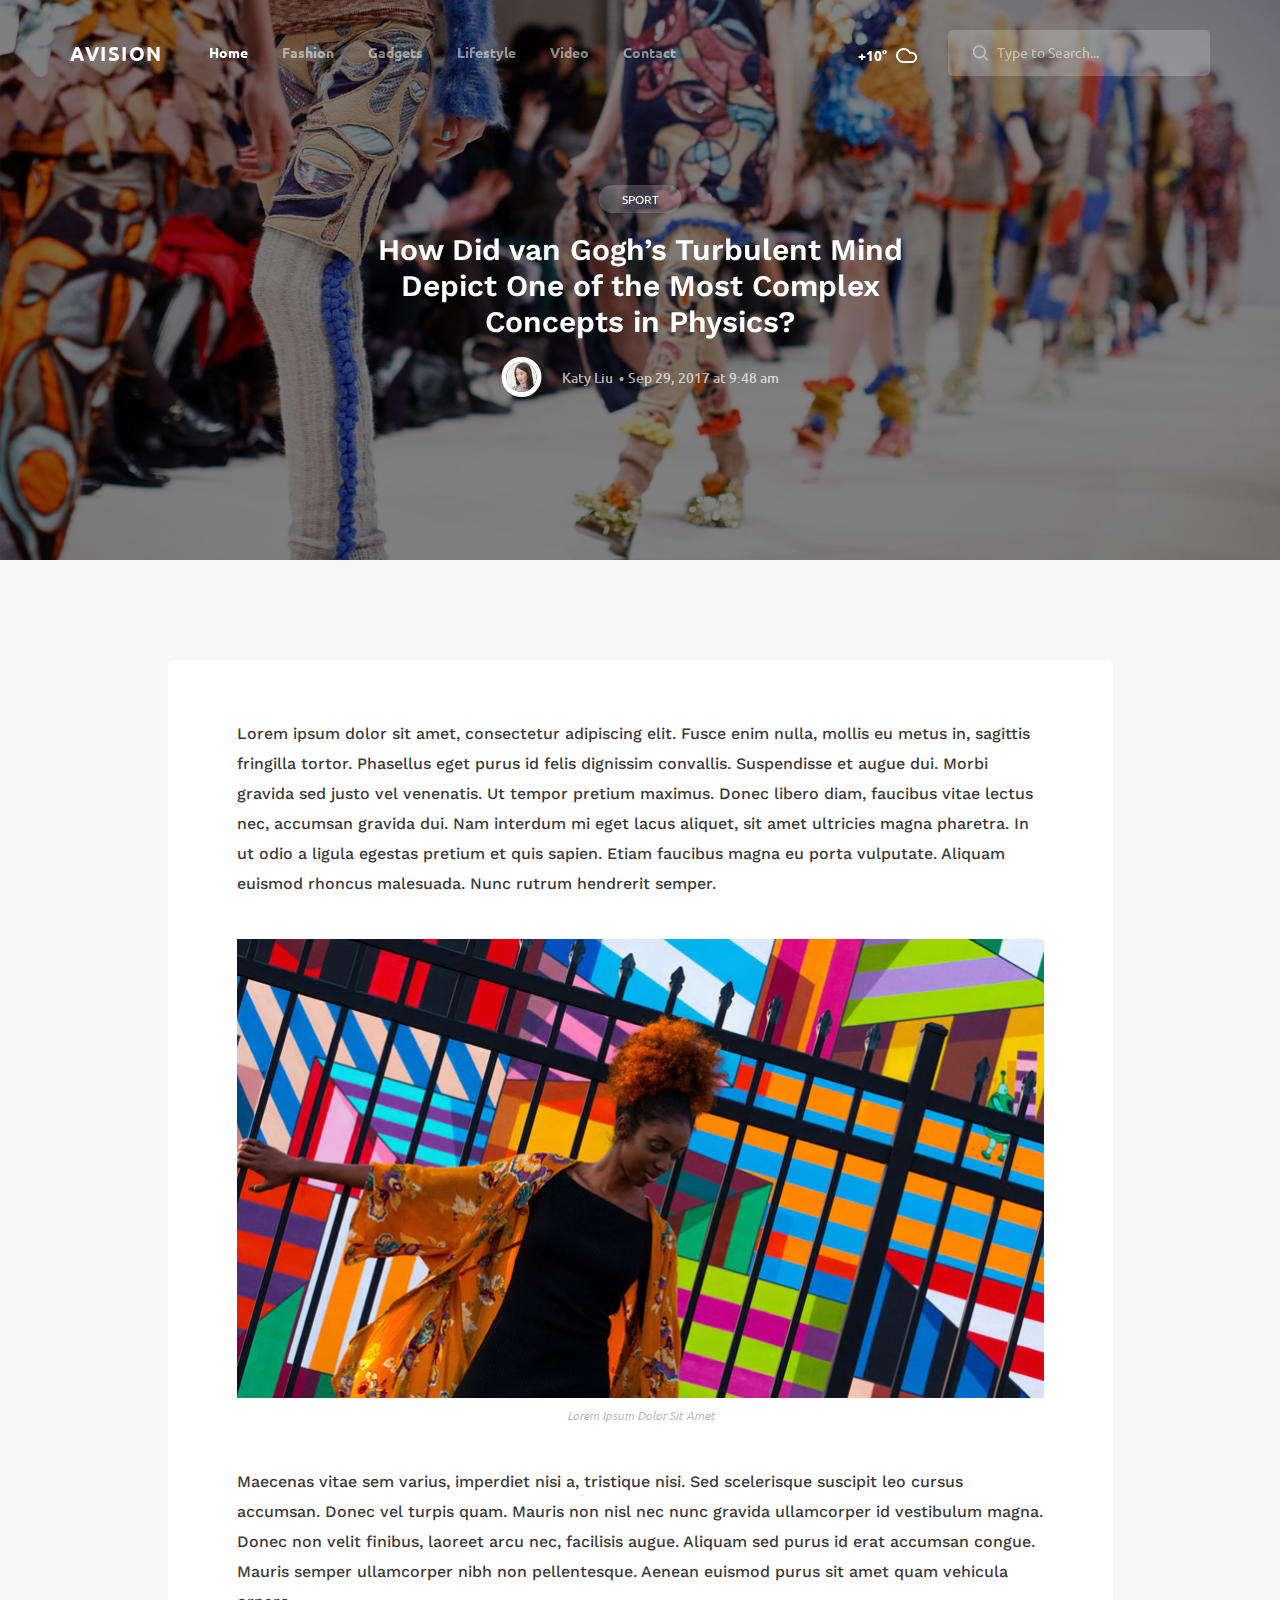
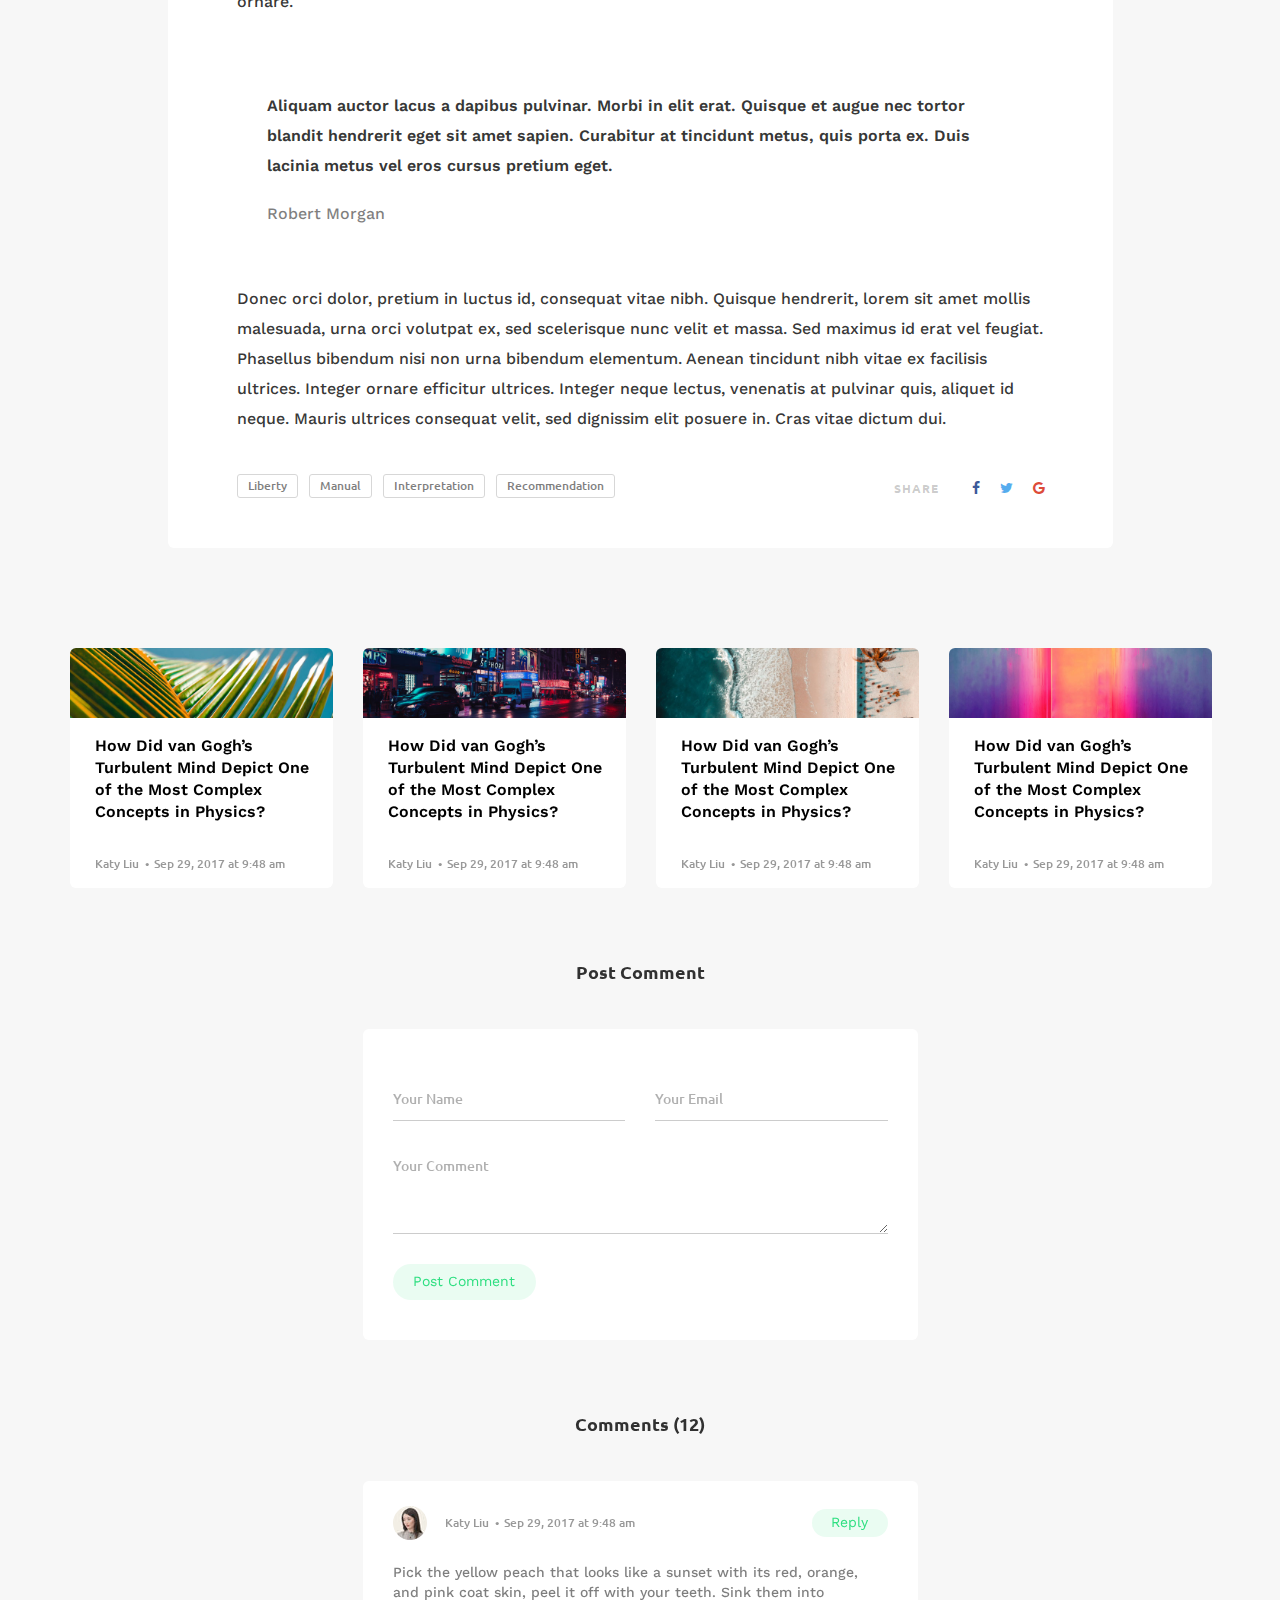
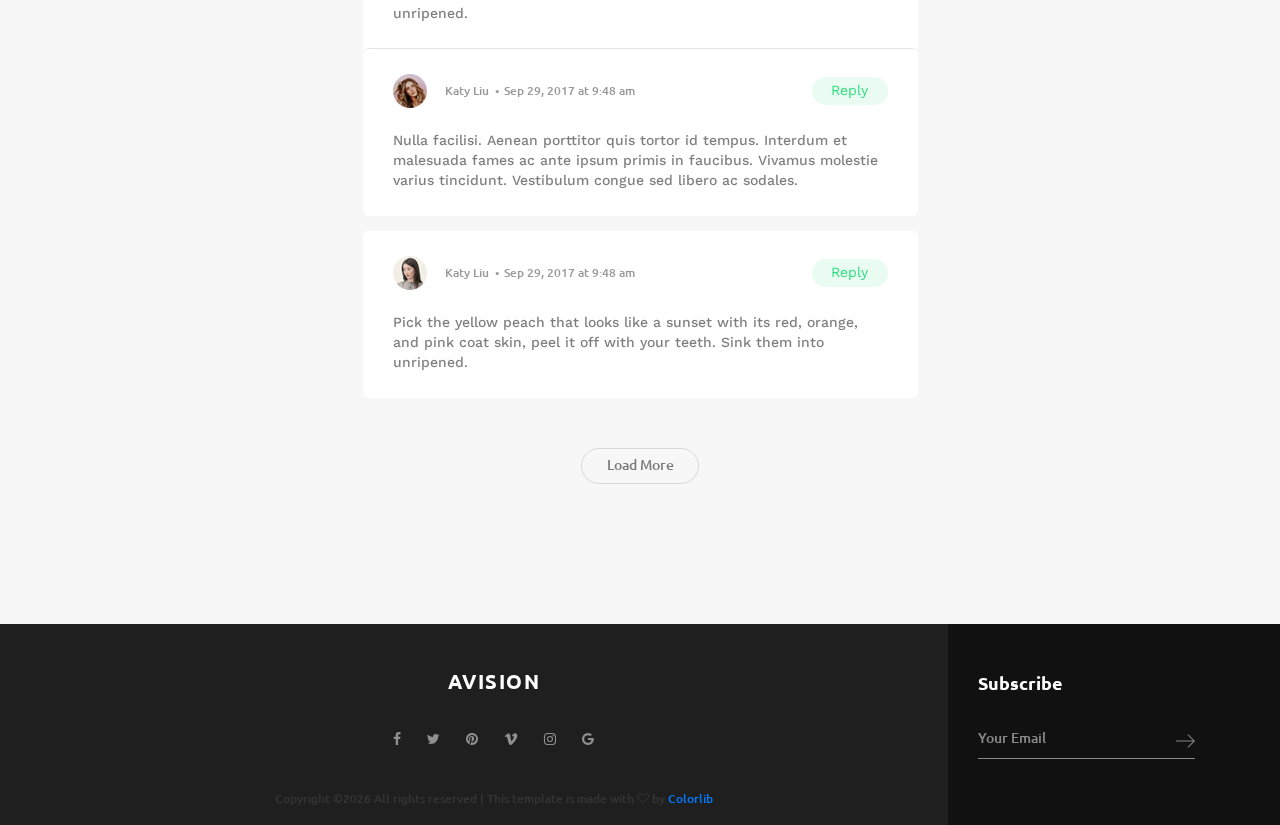
<file: post_nosidebar.html>
<!DOCTYPE html>
<html lang="en">
<head>
<title>Post</title>
<meta charset="utf-8">
<meta http-equiv="X-UA-Compatible" content="IE=edge">
<meta name="description" content="Demo project">
<meta name="viewport" content="width=device-width, initial-scale=1">
<link rel="stylesheet" type="text/css" href="styles/bootstrap4/bootstrap.min.css">
<link href="plugins/font-awesome-4.7.0/css/font-awesome.min.css" rel="stylesheet" type="text/css">
<link rel="stylesheet" type="text/css" href="plugins/OwlCarousel2-2.2.1/owl.carousel.css">
<link rel="stylesheet" type="text/css" href="plugins/OwlCarousel2-2.2.1/owl.theme.default.css">
<link rel="stylesheet" type="text/css" href="plugins/OwlCarousel2-2.2.1/animate.css">
<link rel="stylesheet" type="text/css" href="plugins/jquery.mb.YTPlayer-3.1.12/jquery.mb.YTPlayer.css">
<link rel="stylesheet" type="text/css" href="styles/post_nosidebar.css">
<link rel="stylesheet" type="text/css" href="styles/post_nosidebar_responsive.css">
</head>
<body>

<div class="super_container">

	<!-- Header -->

	<header class="header">
		<div class="container">
			<div class="row">
				<div class="col">
					<div class="header_content d-flex flex-row align-items-center justify-content-start">
						<div class="logo"><a href="#">avision</a></div>
						<nav class="main_nav">
							<ul>
								<li class="active"><a href="index.html">Home</a></li>
								<li><a href="#">Fashion</a></li>
								<li><a href="#">Gadgets</a></li>
								<li><a href="#">Lifestyle</a></li>
								<li><a href="#">Video</a></li>
								<li><a href="contact.html">Contact</a></li>
							</ul>
						</nav>
						<div class="search_container ml-auto">
							<div class="weather">
								<div class="temperature">+10°</div>
								<img class="weather_icon" src="images/cloud.png" alt="">
							</div>
							<form action="#">
								<input type="search" class="header_search_input" required="required" placeholder="Type to Search...">
								<img class="header_search_icon" src="images/search.png" alt="">
							</form>
							
						</div>
						<div class="hamburger ml-auto menu_mm">
							<i class="fa fa-bars trans_200 menu_mm" aria-hidden="true"></i>
						</div>
					</div>
				</div>
			</div>
		</div>
	</header>

	<!-- Menu -->

	<div class="menu d-flex flex-column align-items-end justify-content-start text-right menu_mm trans_400">
		<div class="menu_close_container"><div class="menu_close"><div></div><div></div></div></div>
		<div class="logo menu_mm"><a href="#">Avision</a></div>
		<div class="search">
			<form action="#">
				<input type="search" class="header_search_input menu_mm" required="required" placeholder="Type to Search...">
				<img class="header_search_icon menu_mm" src="images/search_2.png" alt="">
			</form>
		</div>
		<nav class="menu_nav">
			<ul class="menu_mm">
				<li class="menu_mm"><a href="index.html">home</a></li>
				<li class="menu_mm"><a href="#">Fashion</a></li>
				<li class="menu_mm"><a href="#">Gadgets</a></li>
				<li class="menu_mm"><a href="#">Lifestyle</a></li>
				<li class="menu_mm"><a href="#">Video</a></li>
				<li class="menu_mm"><a href="contact.html">Contact</a></li>
			</ul>
		</nav>
	</div>
	
	<!-- Home -->

	<div class="home">
		<div class="home_background parallax-window" data-parallax="scroll" data-image-src="images/post_nosidebar.jpg" data-speed="0.8"></div>
		<div class="home_content">
			<div class="post_category trans_200"><a href="category.html" class="trans_200">sport</a></div>
			<div class="post_title">How Did van Gogh’s Turbulent Mind Depict One of the Most Complex Concepts in Physics?</div>
			<div class="post_author d-flex flex-row align-items-center justify-content-center">
				<div class="author_image"><div><img src="images/author.jpg" alt=""></div></div>
				<div class="post_meta"><a href="#">Katy Liu</a><span>Sep 29, 2017 at 9:48 am</span></div>
			</div>
		</div>
	</div>
	
	<!-- Page Content -->

	<div class="page_content">
		<div class="container">
			<div class="row">

				<!-- Post Content -->

				<div class="col-lg-10 offset-lg-1">
					<div class="post_content">

						<!-- Post Body -->

						<div class="post_body">
							<p class="post_p">Lorem ipsum dolor sit amet, consectetur adipiscing elit. Fusce enim nulla, mollis eu metus in, sagittis fringilla tortor. Phasellus eget purus id felis dignissim convallis. Suspendisse et augue dui. Morbi gravida sed justo vel venenatis. Ut tempor pretium maximus. Donec libero diam, faucibus vitae lectus nec, accumsan gravida dui. Nam interdum mi eget lacus aliquet, sit amet ultricies magna pharetra. In ut odio a ligula egestas pretium et quis sapien. Etiam faucibus magna eu porta vulputate. Aliquam euismod rhoncus malesuada. Nunc rutrum hendrerit semper.</p>
							<figure>
								<img src="images/post_body.jpg" alt="">
								<figcaption>Lorem Ipsum Dolor Sit Amet</figcaption>
							</figure>
							<p class="post_p">Maecenas vitae sem varius, imperdiet nisi a, tristique nisi. Sed scelerisque suscipit leo cursus accumsan. Donec vel turpis quam. Mauris non nisl nec nunc gravida ullamcorper id vestibulum magna. Donec non velit finibus, laoreet arcu nec, facilisis augue. Aliquam sed purus id erat accumsan congue. Mauris semper ullamcorper nibh non pellentesque. Aenean euismod purus sit amet quam vehicula ornare.</p>
							<div class="post_quote">
								<p class="post_p">Aliquam auctor lacus a dapibus pulvinar. Morbi in elit erat. Quisque et augue nec tortor blandit hendrerit eget sit amet sapien. Curabitur at tincidunt metus, quis porta ex. Duis lacinia metus vel eros cursus pretium eget.</p>
								<div class="post_quote_source">Robert Morgan</div>
							</div>
							<p class="post_p">Donec orci dolor, pretium in luctus id, consequat vitae nibh. Quisque hendrerit, lorem sit amet mollis malesuada, urna orci volutpat ex, sed scelerisque nunc velit et massa. Sed maximus id erat vel feugiat. Phasellus bibendum nisi non urna bibendum elementum. Aenean tincidunt nibh vitae ex facilisis ultrices. Integer ornare efficitur ultrices. Integer neque lectus, venenatis at pulvinar quis, aliquet id neque. Mauris ultrices consequat velit, sed dignissim elit posuere in. Cras vitae dictum dui.</p>

							<!-- Post Tags and Share-->
							<div class="tags_share d-flex flex-row align-items-center justify-content-start">
								<div class="post_tags">
									<ul>
										<li class="post_tag"><a href="#">Liberty</a></li>
										<li class="post_tag"><a href="#">Manual</a></li>
										<li class="post_tag"><a href="#">Interpretation</a></li>
										<li class="post_tag"><a href="#">Recommendation</a></li>
									</ul>
								</div>
								<div class="post_share ml-sm-auto">
									<span>share</span>
									<ul class="post_share_list">
										<li class="post_share_item"><a href="#"><i class="fa fa-facebook" aria-hidden="true"></i></a></li>
										<li class="post_share_item"><a href="#"><i class="fa fa-twitter" aria-hidden="true"></i></a></li>
										<li class="post_share_item"><a href="#"><i class="fa fa-google" aria-hidden="true"></i></a></li>
									</ul>
								</div>
							</div>
								
						</div>
					</div>
				</div>

			</div>

			<div class="row">
				<div class="col">
					<!-- Similar Posts -->
					<div class="similar_posts">
						<div class="grid clearfix">

							<!-- Small Card With Image -->
							<div class="card card_small_with_image grid-item">
								<img class="card-img-top" src="images/post_2.jpg" alt="https://unsplash.com/@jakobowens1">
								<div class="card-body">
									<div class="card-title card-title-small"><a href="post.html">How Did van Gogh’s Turbulent Mind Depict One of the Most Complex Concepts in Physics?</a></div>
									<small class="post_meta"><a href="#">Katy Liu</a><span>Sep 29, 2017 at 9:48 am</span></small>
								</div>
							</div>

							<!-- Small Card With Image -->
							<div class="card card_small_with_image grid-item">
								<img class="card-img-top" src="images/post_13.jpg" alt="https://unsplash.com/@jakobowens1">
								<div class="card-body">
									<div class="card-title card-title-small"><a href="post.html">How Did van Gogh’s Turbulent Mind Depict One of the Most Complex Concepts in Physics?</a></div>
									<small class="post_meta"><a href="#">Katy Liu</a><span>Sep 29, 2017 at 9:48 am</span></small>
								</div>
							</div>

							<!-- Small Card With Image -->
							<div class="card card_small_with_image grid-item">
								<img class="card-img-top" src="images/post_26.jpg" alt="https://unsplash.com/@jakobowens1">
								<div class="card-body">
									<div class="card-title card-title-small"><a href="post.html">How Did van Gogh’s Turbulent Mind Depict One of the Most Complex Concepts in Physics?</a></div>
									<small class="post_meta"><a href="#">Katy Liu</a><span>Sep 29, 2017 at 9:48 am</span></small>
								</div>
							</div>

							<!-- Small Card With Image -->
							<div class="card card_small_with_image grid-item">
								<img class="card-img-top" src="images/post_27.jpg" alt="https://unsplash.com/@jakobowens1">
								<div class="card-body">
									<div class="card-title card-title-small"><a href="post.html">How Did van Gogh’s Turbulent Mind Depict One of the Most Complex Concepts in Physics?</a></div>
									<small class="post_meta"><a href="#">Katy Liu</a><span>Sep 29, 2017 at 9:48 am</span></small>
								</div>
							</div>

						</div>
					</div>
					
				</div>
			</div>

			<div class="row">
				<div class="col-lg-6 offset-lg-3">

					<!-- Post Comment -->
					<div class="post_comment">
						<div class="post_comment_title">Post Comment</div>
						<div class="post_comment_form_container">
							<form action="#">
								<input type="text" class="comment_input comment_input_name" placeholder="Your Name" required="required">
								<input type="email" class="comment_input comment_input_email" placeholder="Your Email" required="required">
								<textarea class="comment_text" placeholder="Your Comment" required="required"></textarea>
								<button type="submit" class="comment_button">Post Comment</button>
							</form>
						</div>
					</div>

					<!-- Comments -->
					<div class="comments">
						<div class="comments_title">Comments <span>(12)</span></div>
						<div class="comments_container">
							<ul class="comment_list">
								<li class="comment">
									<div class="comment_body">
										<div class="comment_panel d-flex flex-row align-items-center justify-content-start">
											<div class="comment_author_image"><div><img src="images/comment_author_1.jpg" alt=""></div></div>
											<small class="post_meta"><a href="#">Katy Liu</a><span>Sep 29, 2017 at 9:48 am</span></small>
											<button type="button" class="reply_button ml-auto">Reply</button>
										</div>
										<div class="comment_content">
											<p>Pick the yellow peach that looks like a sunset with its red, orange, and pink coat skin, peel it off with your teeth. Sink them into unripened.</p>
										</div>
									</div>

									<!-- Reply -->
									<ul class="comment_list">
										<li class="comment">
											<div class="comment_body">
												<div class="comment_panel d-flex flex-row align-items-center justify-content-start">
													<div class="comment_author_image"><div><img src="images/comment_author_2.jpg" alt=""></div></div>
													<small class="post_meta"><a href="#">Katy Liu</a><span>Sep 29, 2017 at 9:48 am</span></small>
													<button type="button" class="reply_button ml-auto">Reply</button>
												</div>
												<div class="comment_content">
													<p>Nulla facilisi. Aenean porttitor quis tortor id tempus. Interdum et malesuada fames ac ante ipsum primis in faucibus. Vivamus molestie varius tincidunt. Vestibulum congue sed libero ac sodales.</p>
												</div>
											</div>

											<!-- Reply -->
											<ul class="comment_list">
												
											</ul>
										</li>
									</ul>
								</li>
								<li class="comment">
									<div class="comment_body">
										<div class="comment_panel d-flex flex-row align-items-center justify-content-start">
											<div class="comment_author_image"><div><img src="images/comment_author_1.jpg" alt=""></div></div>
											<small class="post_meta"><a href="#">Katy Liu</a><span>Sep 29, 2017 at 9:48 am</span></small>
											<button type="button" class="reply_button ml-auto">Reply</button>
										</div>
										<div class="comment_content">
											<p>Pick the yellow peach that looks like a sunset with its red, orange, and pink coat skin, peel it off with your teeth. Sink them into unripened.</p>
										</div>
									</div>
								</li>
							</ul>
						</div>
					</div>
					<div class="load_more">
						<div id="load_more" class="load_more_button text-center trans_200">Load More</div>
					</div>
				</div>
			</div>
		</div>

	</div>

	<!-- Footer -->

	<footer class="footer">
		<div class="container">
			<div class="row row-lg-eq-height">
				<div class="col-lg-9 order-lg-1 order-2">
					<div class="footer_content">
						<div class="footer_logo"><a href="#">avision</a></div>
						<div class="footer_social">
							<ul>
								<li class="footer_social_facebook"><a href="#"><i class="fa fa-facebook" aria-hidden="true"></i></a></li>
								<li class="footer_social_twitter"><a href="#"><i class="fa fa-twitter" aria-hidden="true"></i></a></li>
								<li class="footer_social_pinterest"><a href="#"><i class="fa fa-pinterest" aria-hidden="true"></i></a></li>
								<li class="footer_social_vimeo"><a href="#"><i class="fa fa-vimeo" aria-hidden="true"></i></a></li>
								<li class="footer_social_instagram"><a href="#"><i class="fa fa-instagram" aria-hidden="true"></i></a></li>
								<li class="footer_social_google"><a href="#"><i class="fa fa-google" aria-hidden="true"></i></a></li>
							</ul>
						</div>
						<div class="copyright"><!-- Link back to Colorlib can't be removed. Template is licensed under CC BY 3.0. -->
Copyright &copy;<script>document.write(new Date().getFullYear());</script> All rights reserved | This template is made with <i class="fa fa-heart-o" aria-hidden="true"></i> by <a href="https://colorlib.com" target="_blank">Colorlib</a>
<!-- Link back to Colorlib can't be removed. Template is licensed under CC BY 3.0. --></div>
					</div>
				</div>
				<div class="col-lg-3 order-lg-2 order-1">
					<div class="subscribe">
						<div class="subscribe_background"></div>
						<div class="subscribe_content">
							<div class="subscribe_title">Subscribe</div>
							<form action="#">
								<input type="email" class="sub_input" placeholder="Your Email" required="required">
								<button class="sub_button">
									<svg version="1.1" id="link_arrow_1" xmlns="http://www.w3.org/2000/svg" xmlns:xlink="http://www.w3.org/1999/xlink" x="0px" y="0px"
										 width="19px" height="13px" viewBox="0 0 19 13" enable-background="new 0 0 19 13" xml:space="preserve">
										<polygon fill="#FFFFFF" points="12.475,0 11.061,0 17.081,6.021 0,6.021 0,7.021 17.038,7.021 11.06,13 12.474,13 18.974,6.5 "/>
									</svg>
								</button>
							</form>
						</div>
					</div>
				</div>
			</div>
		</div>
	</footer>
</div>

<script src="js/jquery-3.2.1.min.js"></script>
<script src="styles/bootstrap4/popper.js"></script>
<script src="styles/bootstrap4/bootstrap.min.js"></script>
<script src="plugins/OwlCarousel2-2.2.1/owl.carousel.js"></script>
<script src="plugins/easing/easing.js"></script>
<script src="plugins/masonry/masonry.js"></script>
<script src="plugins/parallax-js-master/parallax.min.js"></script>
<script src="js/post_nosidebar.js"></script>
</body>
</html>
</file>
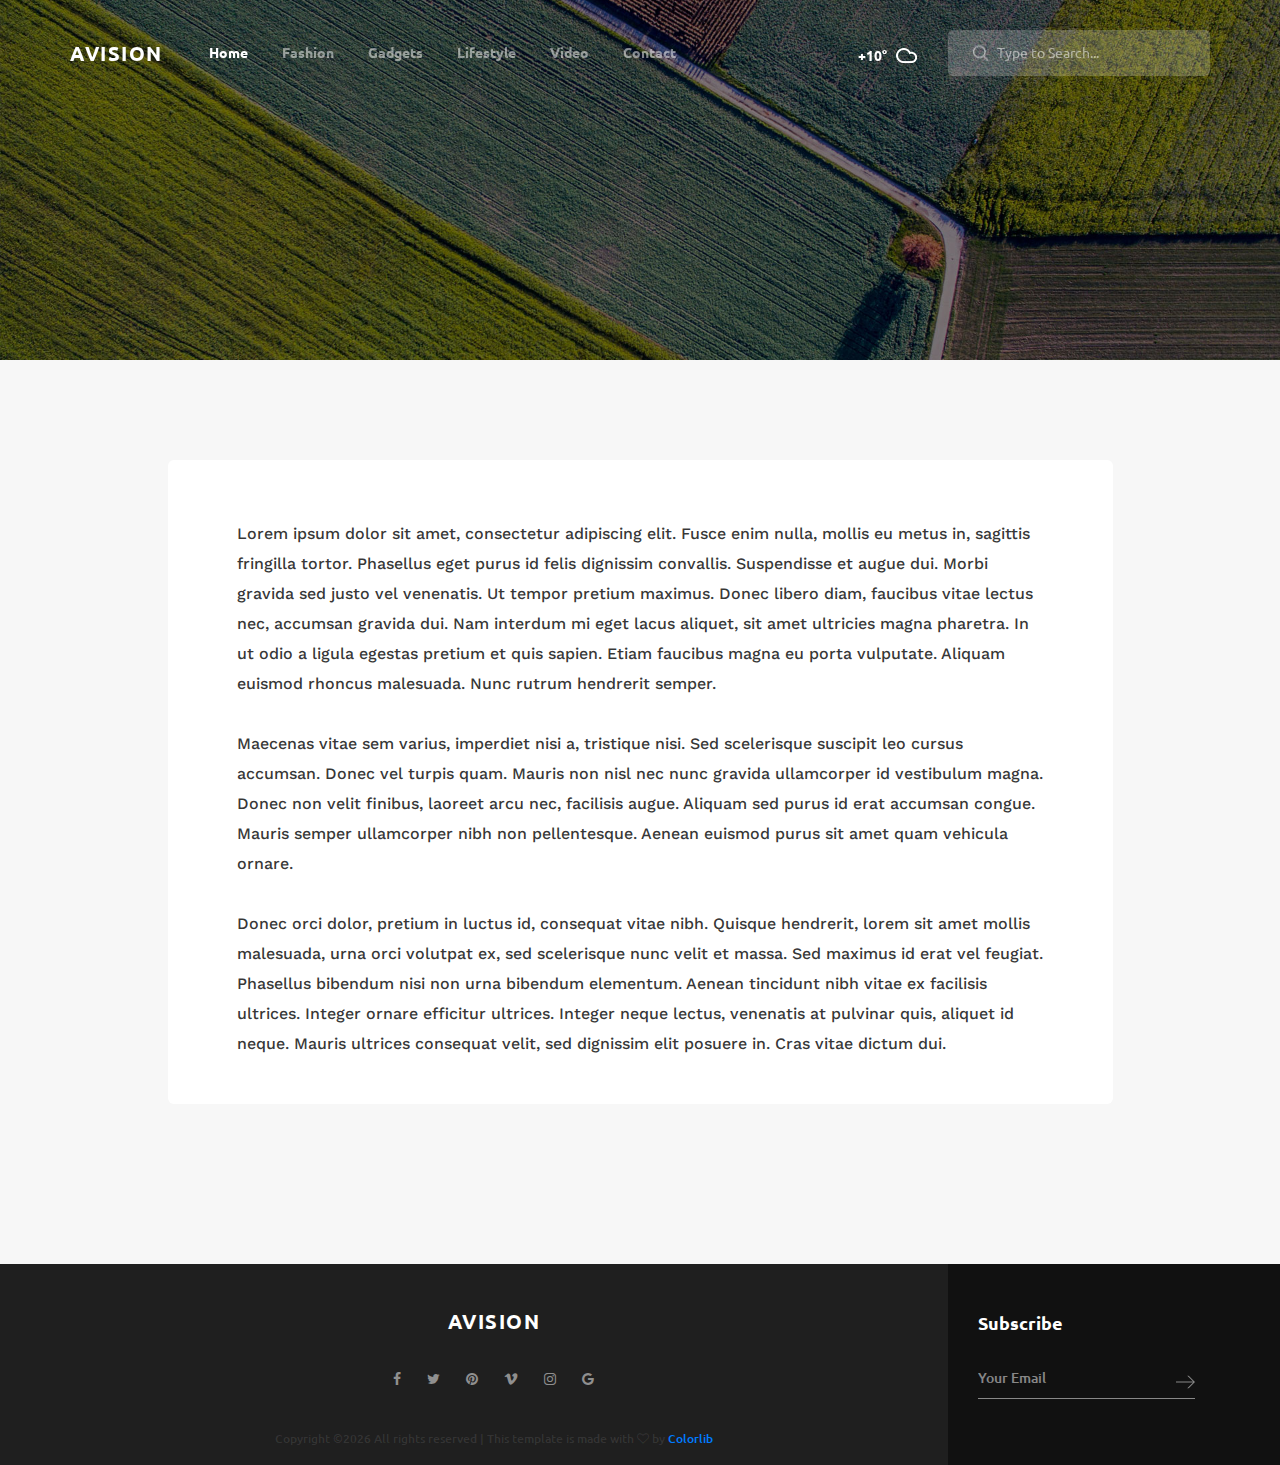
<file: regular.html>
<!DOCTYPE html>
<html lang="en">
<head>
<title>Regular Post</title>
<meta charset="utf-8">
<meta http-equiv="X-UA-Compatible" content="IE=edge">
<meta name="description" content="Demo project">
<meta name="viewport" content="width=device-width, initial-scale=1">
<link rel="stylesheet" type="text/css" href="styles/bootstrap4/bootstrap.min.css">
<link href="plugins/font-awesome-4.7.0/css/font-awesome.min.css" rel="stylesheet" type="text/css">
<link rel="stylesheet" type="text/css" href="plugins/OwlCarousel2-2.2.1/owl.carousel.css">
<link rel="stylesheet" type="text/css" href="plugins/OwlCarousel2-2.2.1/owl.theme.default.css">
<link rel="stylesheet" type="text/css" href="plugins/OwlCarousel2-2.2.1/animate.css">
<link rel="stylesheet" type="text/css" href="plugins/jquery.mb.YTPlayer-3.1.12/jquery.mb.YTPlayer.css">
<link rel="stylesheet" type="text/css" href="styles/regular.css">
<link rel="stylesheet" type="text/css" href="styles/regular_responsive.css">
</head>
<body>

<div class="super_container">

	<!-- Header -->

	<header class="header">
		<div class="container">
			<div class="row">
				<div class="col">
					<div class="header_content d-flex flex-row align-items-center justify-content-start">
						<div class="logo"><a href="#">avision</a></div>
						<nav class="main_nav">
							<ul>
								<li class="active"><a href="index.html">Home</a></li>
								<li><a href="#">Fashion</a></li>
								<li><a href="#">Gadgets</a></li>
								<li><a href="#">Lifestyle</a></li>
								<li><a href="#">Video</a></li>
								<li><a href="contact.html">Contact</a></li>
							</ul>
						</nav>
						<div class="search_container ml-auto">
							<div class="weather">
								<div class="temperature">+10°</div>
								<img class="weather_icon" src="images/cloud.png" alt="">
							</div>
							<form action="#">
								<input type="search" class="header_search_input" required="required" placeholder="Type to Search...">
								<img class="header_search_icon" src="images/search.png" alt="">
							</form>
							
						</div>
						<div class="hamburger ml-auto menu_mm">
							<i class="fa fa-bars trans_200 menu_mm" aria-hidden="true"></i>
						</div>
					</div>
				</div>
			</div>
		</div>
	</header>

	<!-- Menu -->

	<div class="menu d-flex flex-column align-items-end justify-content-start text-right menu_mm trans_400">
		<div class="menu_close_container"><div class="menu_close"><div></div><div></div></div></div>
		<div class="logo menu_mm"><a href="#">Avision</a></div>
		<div class="search">
			<form action="#">
				<input type="search" class="header_search_input menu_mm" required="required" placeholder="Type to Search...">
				<img class="header_search_icon menu_mm" src="images/search_2.png" alt="">
			</form>
		</div>
		<nav class="menu_nav">
			<ul class="menu_mm">
				<li class="menu_mm"><a href="index.html">home</a></li>
				<li class="menu_mm"><a href="#">Fashion</a></li>
				<li class="menu_mm"><a href="#">Gadgets</a></li>
				<li class="menu_mm"><a href="#">Lifestyle</a></li>
				<li class="menu_mm"><a href="#">Video</a></li>
				<li class="menu_mm"><a href="contact.html">Contact</a></li>
			</ul>
		</nav>
	</div>
	
	<!-- Home -->

	<div class="home">
		<div class="home_background parallax-window" data-parallax="scroll" data-image-src="images/regular.jpg" data-speed="0.8"></div>
	</div>
	
	<!-- Page Content -->

	<div class="page_content">
		<div class="container">
			<div class="row">

				<!-- Post Content -->

				<div class="col-lg-10 offset-lg-1">
					<div class="post_content">

						<!-- Post Body -->

						<div class="post_body">
							<p class="post_p">Lorem ipsum dolor sit amet, consectetur adipiscing elit. Fusce enim nulla, mollis eu metus in, sagittis fringilla tortor. Phasellus eget purus id felis dignissim convallis. Suspendisse et augue dui. Morbi gravida sed justo vel venenatis. Ut tempor pretium maximus. Donec libero diam, faucibus vitae lectus nec, accumsan gravida dui. Nam interdum mi eget lacus aliquet, sit amet ultricies magna pharetra. In ut odio a ligula egestas pretium et quis sapien. Etiam faucibus magna eu porta vulputate. Aliquam euismod rhoncus malesuada. Nunc rutrum hendrerit semper.</p>
							<p class="post_p">Maecenas vitae sem varius, imperdiet nisi a, tristique nisi. Sed scelerisque suscipit leo cursus accumsan. Donec vel turpis quam. Mauris non nisl nec nunc gravida ullamcorper id vestibulum magna. Donec non velit finibus, laoreet arcu nec, facilisis augue. Aliquam sed purus id erat accumsan congue. Mauris semper ullamcorper nibh non pellentesque. Aenean euismod purus sit amet quam vehicula ornare.</p>
							<p class="post_p">Donec orci dolor, pretium in luctus id, consequat vitae nibh. Quisque hendrerit, lorem sit amet mollis malesuada, urna orci volutpat ex, sed scelerisque nunc velit et massa. Sed maximus id erat vel feugiat. Phasellus bibendum nisi non urna bibendum elementum. Aenean tincidunt nibh vitae ex facilisis ultrices. Integer ornare efficitur ultrices. Integer neque lectus, venenatis at pulvinar quis, aliquet id neque. Mauris ultrices consequat velit, sed dignissim elit posuere in. Cras vitae dictum dui.</p>
						</div>
					</div>
				</div>

			</div>

		</div>

	</div>

	<!-- Footer -->

	<footer class="footer">
		<div class="container">
			<div class="row row-lg-eq-height">
				<div class="col-lg-9 order-lg-1 order-2">
					<div class="footer_content">
						<div class="footer_logo"><a href="#">avision</a></div>
						<div class="footer_social">
							<ul>
								<li class="footer_social_facebook"><a href="#"><i class="fa fa-facebook" aria-hidden="true"></i></a></li>
								<li class="footer_social_twitter"><a href="#"><i class="fa fa-twitter" aria-hidden="true"></i></a></li>
								<li class="footer_social_pinterest"><a href="#"><i class="fa fa-pinterest" aria-hidden="true"></i></a></li>
								<li class="footer_social_vimeo"><a href="#"><i class="fa fa-vimeo" aria-hidden="true"></i></a></li>
								<li class="footer_social_instagram"><a href="#"><i class="fa fa-instagram" aria-hidden="true"></i></a></li>
								<li class="footer_social_google"><a href="#"><i class="fa fa-google" aria-hidden="true"></i></a></li>
							</ul>
						</div>
						<div class="copyright"><!-- Link back to Colorlib can't be removed. Template is licensed under CC BY 3.0. -->
Copyright &copy;<script>document.write(new Date().getFullYear());</script> All rights reserved | This template is made with <i class="fa fa-heart-o" aria-hidden="true"></i> by <a href="https://colorlib.com" target="_blank">Colorlib</a>
<!-- Link back to Colorlib can't be removed. Template is licensed under CC BY 3.0. --></div>
					</div>
				</div>
				<div class="col-lg-3 order-lg-2 order-1">
					<div class="subscribe">
						<div class="subscribe_background"></div>
						<div class="subscribe_content">
							<div class="subscribe_title">Subscribe</div>
							<form action="#">
								<input type="email" class="sub_input" placeholder="Your Email" required="required">
								<button class="sub_button">
									<svg version="1.1" id="link_arrow_1" xmlns="http://www.w3.org/2000/svg" xmlns:xlink="http://www.w3.org/1999/xlink" x="0px" y="0px"
										 width="19px" height="13px" viewBox="0 0 19 13" enable-background="new 0 0 19 13" xml:space="preserve">
										<polygon fill="#FFFFFF" points="12.475,0 11.061,0 17.081,6.021 0,6.021 0,7.021 17.038,7.021 11.06,13 12.474,13 18.974,6.5 "/>
									</svg>
								</button>
							</form>
						</div>
					</div>
				</div>
			</div>
		</div>
	</footer>
</div>

<script src="js/jquery-3.2.1.min.js"></script>
<script src="styles/bootstrap4/popper.js"></script>
<script src="styles/bootstrap4/bootstrap.min.js"></script>
<script src="plugins/OwlCarousel2-2.2.1/owl.carousel.js"></script>
<script src="plugins/easing/easing.js"></script>
<script src="plugins/masonry/masonry.js"></script>
<script src="plugins/parallax-js-master/parallax.min.js"></script>
<script src="js/regular.js"></script>
</body>
</html>
</file>
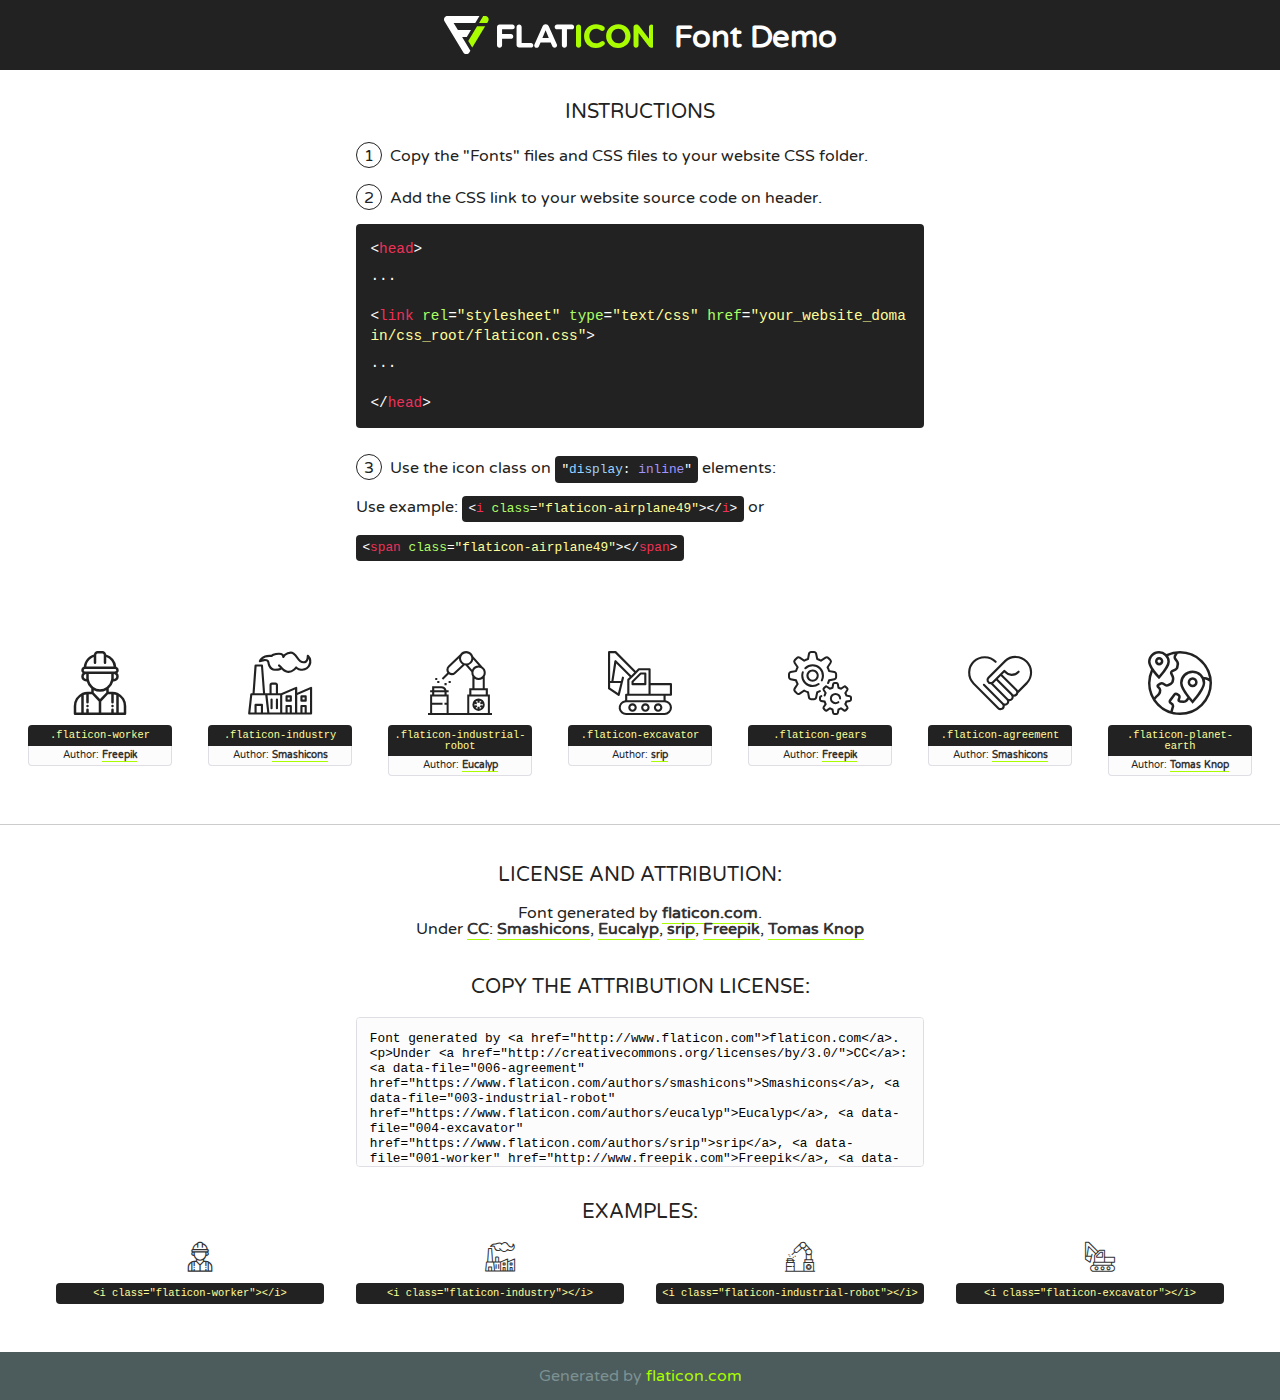
<file: new/fonts/flaticon/font/flaticon.html>
<!DOCTYPE html>
<!--
  Flaticon icon font: Flaticon
  Creation date: 24/09/2018 04:43
-->
<html>
<!DOCTYPE html>
<html>

<head>
    <title>Flaticon WebFont</title>
    <link href="http://fonts.googleapis.com/css?family=Varela+Round" rel="stylesheet" type="text/css" />
    <link rel="stylesheet" type="text/css" href="flaticon.css">
    <meta charset="UTF-8">
    <style>
    html, body, div, span, applet, object, iframe,
    h1, h2, h3, h4, h5, h6, p, blockquote, pre,
    a, abbr, acronym, address, big, cite, code,
    del, dfn, em, img, ins, kbd, q, s, samp,
    small, strike, strong, sub, sup, tt, var,
    b, u, i, center,
    dl, dt, dd, ol, ul, li,
    fieldset, form, label, legend,
    table, caption, tbody, tfoot, thead, tr, th, td,
    article, aside, canvas, details, embed, 
    figure, figcaption, footer, header, hgroup, 
    menu, nav, output, ruby, section, summary,
    time, mark, audio, video {
        margin: 0;
        padding: 0;
        border: 0;
        font-size: 100%;
        font: inherit;
        vertical-align: baseline;
    }
    /* HTML5 display-role reset for older browsers */
    article, aside, details, figcaption, figure, 
    footer, header, hgroup, menu, nav, section {
        display: block;
    }
    body {
        line-height: 1;
    }
    ol, ul {
        list-style: none;
    }
    blockquote, q {
        quotes: none;
    }
    blockquote:before, blockquote:after,
    q:before, q:after {
        content: '';
        content: none;
    }
    table {
        border-collapse: collapse;
        border-spacing: 0;
    }
    body {
        font-family: 'Varela Round', Helvetica, Arial, sans-serif;
        font-size: 16px;
        color: #222;
    }
    a {
        color: #333;
        border-bottom: 1px solid #a9fd00;
        font-weight: bold;
        text-decoration: none;
    }
    * {
        -moz-box-sizing: border-box;
        -webkit-box-sizing: border-box;
        box-sizing: border-box;
        margin: 0;
        padding: 0;
    }
    [class^="flaticon-"]:before, [class*=" flaticon-"]:before, [class^="flaticon-"]:after, [class*=" flaticon-"]:after {
        font-family: Flaticon;
        font-size: 30px;
        font-style: normal;
        margin-left: 20px;
        color: #333;
    }
    .wrapper {
        max-width: 600px;
        margin: auto;
        padding: 0 1em;
    }
    .title {
        font-size: 1.25em;
        text-align: center;
        margin-bottom: 1em;
        text-transform: uppercase;
    }
    header {
        text-align: center;
        background-color: #222;
        color: #fff;
        padding: 1em;
    }
    header .logo {
        width: 210px;
        height: 38px;
        display: inline-block;
        vertical-align: middle;
        margin-right: 1em;
        border: none;
    }
    header strong {
        font-size: 1.95em;
        font-weight: bold;
        vertical-align: middle;
        margin-top: 5px;
        display: inline-block;
    }
    .demo {
        margin: 2em auto;
        line-height: 1.25em;
    }
    .demo ul li {
        margin-bottom: 1em;
    }
    .demo ul li .num {
        color: #222;
        border-radius: 20px;
        display: inline-block;
        width: 26px;
        padding: 3px;
        height: 26px;
        text-align: center;
        margin-right: 0.5em;
        border: 1px solid #222;
    }
    .demo ul li code {
        background-color: #222;
        border-radius: 4px;
        padding: 0.25em 0.5em;
        display: inline-block;
        color: #fff;
        font-family: Consolas,Monaco,Lucida Console,Liberation Mono,DejaVu Sans Mono,Bitstream Vera Sans Mono,Courier New, monospace;
        font-weight: lighter;
        margin-top: 1em;
        font-size: 0.8em;
        word-break: break-all;
    }
    .demo ul li code.big {
        padding: 1em;
        font-size: 0.9em;
    }
    .demo ul li code .red {
        color: #EF3159;
    }
    .demo ul li code .green {
        color: #ACFF65;
    }
    .demo ul li code .yellow {
        color: #FFFF99;
    }
    .demo ul li code .blue {
        color: #99D3FF;
    }
    .demo ul li code .purple {
        color: #A295FF;
    }
    .demo ul li code .dots {
        margin-top: 0.5em;
        display: block;
    }
    #glyphs {
        border-bottom: 1px solid #ccc;
        padding: 2em 0;
        text-align: center;
    }
    .glyph {
        display: inline-block;
        width: 9em;
        margin: 1em;
        text-align: center;
        vertical-align: top;
        background: #FFF;
    }
    .glyph .glyph-icon {
        padding: 10px;
        display: block;
        font-family:"Flaticon";
        font-size: 64px;
        line-height: 1;
    }
    .glyph .glyph-icon:before {
        font-size: 64px;
        color: #222;
        margin-left: 0;
    }
    .class-name {
        font-size: 0.65em;
        background-color: #222;
        color: #fff;
        border-radius: 4px 4px 0 0;
        padding: 0.5em;
        color: #FFFF99;
        font-family: Consolas,Monaco,Lucida Console,Liberation Mono,DejaVu Sans Mono,Bitstream Vera Sans Mono,Courier New, monospace;
    }
    .author-name {
        font-size: 0.6em;
        background-color: #fcfcfd;
        border: 1px solid #DEDEE4;
        border-top: 0;
        border-radius: 0 0 4px 4px;
        padding: 0.5em;
    }
    .class-name:last-child {
        font-size: 10px;
        color:#888;
    }
    .class-name:last-child a {
        font-size: 10px;
        color:#555;
    }
    .class-name:last-child a:hover {
        color:#a9fd00;
    }
    .glyph > input {
        display: block;
        width: 100px;
        margin: 5px auto;
        text-align: center;
        font-size: 12px;
        cursor: text;
    }
    .glyph > input.icon-input {
        font-family:"Flaticon";
        font-size: 16px;
        margin-bottom: 10px;
    }
    .attribution .title {
        margin-top: 2em;
    }
    .attribution textarea {
        background-color: #fcfcfd;
        padding: 1em;
        border: none;
        box-shadow: none;
        border: 1px solid #DEDEE4;
        border-radius: 4px;
        resize: none;
        width: 100%;
        height: 150px;
        font-size: 0.8em;
        font-family: Consolas,Monaco,Lucida Console,Liberation Mono,DejaVu Sans Mono,Bitstream Vera Sans Mono,Courier New, monospace;
        -webkit-appearance: none;
    }
    .iconsuse {
        margin: 2em auto;
        text-align: center;
        max-width: 1200px;
    }
    .iconsuse:after {
        content: '';
        display: table;
        clear: both;
    }
    .iconsuse .image {
        float: left;
        width: 25%;
        padding: 0 1em;
    }
    .iconsuse .image p {
        margin-bottom: 1em;
    }
    .iconsuse .image span {
        display: block;
        font-size: 0.65em;
        background-color: #222;
        color: #fff;
        border-radius: 4px;
        padding: 0.5em;
        color: #FFFF99;
        margin-top: 1em;
        font-family: Consolas,Monaco,Lucida Console,Liberation Mono,DejaVu Sans Mono,Bitstream Vera Sans Mono,Courier New, monospace;
    }
    #footer {
        text-align: center;
        background-color: #4C5B5C;
        color: #7c9192;
        padding: 1em;
    }
    #footer a {
        border: none;
        color: #a9fd00;
        font-weight: normal;
    }
    @media (max-width: 960px) {
        .iconsuse .image {
            width: 50%;
        }
    }
    @media (max-width: 560px) {
        .iconsuse .image {
            width: 100%;
        }
    }
    </style>
</head>

<body class="characters-off">

    <header>
        <a href="http://www.flaticon.com" target="_blank" class="logo">
            <svg version="1.1" xmlns="http://www.w3.org/2000/svg" xmlns:xlink="http://www.w3.org/1999/xlink" xmlns:a="http://ns.adobe.com/AdobeSVGViewerExtensions/3.0/" viewBox="0 0 560.875 102.036" enable-background="new 0 0 560.875 102.036" xml:space="preserve">
                <defs>
                </defs>
                <g>
                    <g class="letters">
                        <path fill="#ffffff" d="M141.596,29.675c0-3.777,2.985-6.767,6.764-6.767h34.438c3.426,0,6.15,2.728,6.15,6.15
                        c0,3.43-2.724,6.149-6.15,6.149h-27.674v13.091h23.719c3.429,0,6.151,2.724,6.151,6.15c0,3.43-2.723,6.149-6.151,6.149h-23.719
                        v17.574c0,3.773-2.986,6.761-6.764,6.761c-3.779,0-6.764-2.989-6.764-6.761V29.675z"></path>
                        <path fill="#ffffff" d="M193.844,29.149c0-3.781,2.985-6.767,6.764-6.767c3.776,0,6.763,2.985,6.763,6.767v42.957h25.039
                        c3.426,0,6.149,2.726,6.149,6.153c0,3.425-2.723,6.15-6.149,6.15h-31.802c-3.779,0-6.764-2.986-6.764-6.768V29.149z"></path>
                        <path fill="#ffffff" d="M241.891,75.71l21.438-48.407c1.492-3.341,4.215-5.357,7.906-5.357h0.792
                        c3.686,0,6.323,2.017,7.815,5.357l21.439,48.407c0.436,0.967,0.701,1.845,0.701,2.723c0,3.602-2.809,6.501-6.414,6.501
                        c-3.161,0-5.269-1.845-6.499-4.655l-4.132-9.661h-27.059l-4.301,10.102c-1.144,2.631-3.426,4.214-6.237,4.214
                        c-3.517,0-6.24-2.81-6.24-6.325C241.1,77.64,241.451,76.677,241.891,75.71z M279.932,58.666l-8.521-20.297l-8.526,20.297H279.932
                        z"></path>
                        <path fill="#ffffff" d="M314.864,35.387H301.86c-3.429,0-6.239-2.813-6.239-6.238c0-3.429,2.811-6.24,6.239-6.24h39.533
                        c3.426,0,6.237,2.811,6.237,6.24c0,3.425-2.811,6.238-6.237,6.238h-13.001v42.785c0,3.773-2.99,6.761-6.764,6.761
                        c-3.779,0-6.764-2.989-6.764-6.761V35.387z"></path>
                        <path fill="#A9FD00" d="M352.615,29.149c0-3.781,2.985-6.767,6.767-6.767c3.774,0,6.761,2.985,6.761,6.767v49.024
                        c0,3.773-2.987,6.761-6.761,6.761c-3.781,0-6.767-2.989-6.767-6.761V29.149z"></path>
                        <path fill="#A9FD00" d="M374.132,53.836v-0.179c0-17.481,13.178-31.801,32.065-31.801c9.22,0,15.459,2.458,20.557,6.238
                        c1.402,1.054,2.637,2.985,2.637,5.357c0,3.692-2.985,6.59-6.681,6.59c-1.845,0-3.071-0.702-4.044-1.319
                        c-3.776-2.813-7.729-4.393-12.562-4.393c-10.364,0-17.831,8.611-17.831,19.154v0.173c0,10.542,7.291,19.329,17.831,19.329
                        c5.715,0,9.492-1.756,13.359-4.834c1.049-0.874,2.458-1.491,4.039-1.491c3.429,0,6.325,2.813,6.325,6.236
                        c0,2.106-1.056,3.78-2.282,4.834c-5.539,4.834-12.036,7.733-21.878,7.733C387.572,85.464,374.132,71.493,374.132,53.836z"></path>
                        <path fill="#A9FD00" d="M433.009,53.836v-0.179c0-17.481,13.79-31.801,32.766-31.801c18.981,0,32.592,14.143,32.592,31.628v0.173
                        c0,17.483-13.785,31.807-32.769,31.807C446.625,85.464,433.009,71.32,433.009,53.836z M484.224,53.836v-0.179
                        c0-10.539-7.725-19.326-18.626-19.326c-10.893,0-18.449,8.611-18.449,19.154v0.173c0,10.542,7.73,19.329,18.626,19.329
                        C476.676,72.986,484.224,64.378,484.224,53.836z"></path>
                        <path fill="#A9FD00" d="M506.233,29.321c0-3.774,2.99-6.763,6.767-6.763h1.401c3.252,0,5.183,1.583,7.029,3.953l26.093,34.265
                        V29.059c0-3.692,2.99-6.677,6.681-6.677c3.683,0,6.671,2.985,6.671,6.677v48.934c0,3.78-2.987,6.765-6.764,6.765h-0.436
                        c-3.257,0-5.188-1.581-7.034-3.953l-27.056-35.492v32.944c0,3.687-2.985,6.676-6.678,6.676c-3.683,0-6.673-2.989-6.673-6.676
                        V29.321z"></path>
                    </g>
                    <g class="insignia">
                        <path fill="#ffffff" d="M48.372,56.137h12.517l11.156-18.537H37.186L25.688,18.539h57.825L94.668,0H9.271
                        C5.925,0,2.842,1.801,1.198,4.716c-1.644,2.907-1.593,6.482,0.134,9.343l50.38,83.501c1.678,2.781,4.689,4.476,7.938,4.476
                        c3.246,0,6.257-1.695,7.935-4.476l2.898-4.804L48.372,56.137z"></path>
                        <g class="i">
                            <path fill="#A9FD00" d="M93.575,18.539h0.031v0.004l21.652,0.004l2.705-4.488c1.727-2.861,1.778-6.436,0.133-9.343
                            C116.454,1.801,113.371,0,110.026,0h-5.294L93.575,18.539z"></path>
                            <polygon fill="#A9FD00" points="88.291,27.356 64.725,66.486 75.519,84.404 109.942,27.356"></polygon>
                        </g>
                    </g>
                </g>
            </svg>
        </a>
        <strong>Font Demo</strong>
    </header>


    <section class="demo wrapper">

        <p class="title">Instructions</p>

        <ul>
            <li>
                <span class="num">1</span>Copy the "Fonts" files and CSS files to your website CSS folder.
            </li>
            <li>
                <span class="num">2</span>Add the CSS link to your website source code on header.
                <code class="big">
                    &lt;<span class="red">head</span>&gt;
                    <br/><span class="dots">...</span>
                    <br/>&lt;<span class="red">link</span> <span class="green">rel</span>=<span class="yellow">"stylesheet"</span> <span class="green">type</span>=<span class="yellow">"text/css"</span> <span class="green">href</span>=<span class="yellow">"your_website_domain/css_root/flaticon.css"</span>&gt;
                    <br/><span class="dots">...</span>
                    <br/>&lt;/<span class="red">head</span>&gt;
                </code>
            </li>

            <li>
                <p>
                    <span class="num">3</span>Use the icon class on <code>"<span class="blue">display</span>:<span class="purple"> inline</span>"</code> elements:
                    <br />
                    Use example: <code>&lt;<span class="red">i</span> <span class="green">class</span>=<span class="yellow">&quot;flaticon-airplane49&quot;</span>&gt;&lt;/<span class="red">i</span>&gt;</code> or <code>&lt;<span class="red">span</span> <span class="green">class</span>=<span class="yellow">&quot;flaticon-airplane49&quot;</span>&gt;&lt;/<span class="red">span</span>&gt;</code>
            </li>
        </ul>

    </section>




   <section id="glyphs">          
    
      
        <div class="glyph"><div class="glyph-icon flaticon-worker"></div>
            <div class="class-name">.flaticon-worker</div>
            <div class="author-name">Author: <a data-file="001-worker" href="http://www.freepik.com">Freepik</a> </div> 
        </div>        
        
        <div class="glyph"><div class="glyph-icon flaticon-industry"></div>
            <div class="class-name">.flaticon-industry</div>
            <div class="author-name">Author: <a data-file="002-industry" href="https://www.flaticon.com/authors/smashicons">Smashicons</a> </div> 
        </div>        
        
        <div class="glyph"><div class="glyph-icon flaticon-industrial-robot"></div>
            <div class="class-name">.flaticon-industrial-robot</div>
            <div class="author-name">Author: <a data-file="003-industrial-robot" href="https://www.flaticon.com/authors/eucalyp">Eucalyp</a> </div> 
        </div>        
        
        <div class="glyph"><div class="glyph-icon flaticon-excavator"></div>
            <div class="class-name">.flaticon-excavator</div>
            <div class="author-name">Author: <a data-file="004-excavator" href="https://www.flaticon.com/authors/srip">srip</a> </div> 
        </div>        
        
        <div class="glyph"><div class="glyph-icon flaticon-gears"></div>
            <div class="class-name">.flaticon-gears</div>
            <div class="author-name">Author: <a data-file="005-gears" href="http://www.freepik.com">Freepik</a> </div> 
        </div>        
        
        <div class="glyph"><div class="glyph-icon flaticon-agreement"></div>
            <div class="class-name">.flaticon-agreement</div>
            <div class="author-name">Author: <a data-file="006-agreement" href="https://www.flaticon.com/authors/smashicons">Smashicons</a> </div> 
        </div>        
        
        <div class="glyph"><div class="glyph-icon flaticon-planet-earth"></div>
            <div class="class-name">.flaticon-planet-earth</div>
            <div class="author-name">Author: <a data-file="007-planet-earth" href="https://www.flaticon.com/authors/tomas-knop">Tomas Knop</a> </div> 
        </div>        
        

    </section>



    <section class="attribution wrapper"   style="text-align:center;">

      <div class="title">License and attribution:</div><div class="attrDiv">Font generated by <a href="http://www.flaticon.com">flaticon.com</a>. <div><p>Under <a href="http://creativecommons.org/licenses/by/3.0/">CC</a>: <a data-file="006-agreement" href="https://www.flaticon.com/authors/smashicons">Smashicons</a>, <a data-file="003-industrial-robot" href="https://www.flaticon.com/authors/eucalyp">Eucalyp</a>, <a data-file="004-excavator" href="https://www.flaticon.com/authors/srip">srip</a>, <a data-file="001-worker" href="http://www.freepik.com">Freepik</a>, <a data-file="007-planet-earth" href="https://www.flaticon.com/authors/tomas-knop">Tomas Knop</a></p>  </div>
      </div>
      <div class="title">Copy the Attribution License:</div>

    <textarea onclick="this.focus();this.select();">Font generated by &lt;a href=&quot;http://www.flaticon.com&quot;&gt;flaticon.com&lt;/a&gt;. <p>Under <a href="http://creativecommons.org/licenses/by/3.0/">CC</a>: <a data-file="006-agreement" href="https://www.flaticon.com/authors/smashicons">Smashicons</a>, <a data-file="003-industrial-robot" href="https://www.flaticon.com/authors/eucalyp">Eucalyp</a>, <a data-file="004-excavator" href="https://www.flaticon.com/authors/srip">srip</a>, <a data-file="001-worker" href="http://www.freepik.com">Freepik</a>, <a data-file="007-planet-earth" href="https://www.flaticon.com/authors/tomas-knop">Tomas Knop</a></p>  
     </textarea>

    </section>

    <section class="iconsuse">

          <div class="title">Examples:</div>            
             
            <div class="image">
                <p>
                    <i class="glyph-icon flaticon-worker"></i> 
                    <span>&lt;i class=&quot;flaticon-worker&quot;&gt;&lt;/i&gt;</span>
                </p>
            </div>
            
            <div class="image">
                <p>
                    <i class="glyph-icon flaticon-industry"></i> 
                    <span>&lt;i class=&quot;flaticon-industry&quot;&gt;&lt;/i&gt;</span>
                </p>
            </div>
            
            <div class="image">
                <p>
                    <i class="glyph-icon flaticon-industrial-robot"></i> 
                    <span>&lt;i class=&quot;flaticon-industrial-robot&quot;&gt;&lt;/i&gt;</span>
                </p>
            </div>
            
            <div class="image">
                <p>
                    <i class="glyph-icon flaticon-excavator"></i> 
                    <span>&lt;i class=&quot;flaticon-excavator&quot;&gt;&lt;/i&gt;</span>
                </p>
            </div>
                       
        </div>
                            
    </section>

<div id="footer">
    <div>Generated by <a href="http://www.flaticon.com">flaticon.com</a>
    </div>
</div>



</body>
</html>
</file>
<file: styles/main_styles.css>
@charset "utf-8";
/* CSS Document */

/******************************

[Table of Contents]

1. Fonts
2. Body and some general stuff
3. Header
	3.1 Logo
	3.2 Main Navigation
	3.3 Weather and Search
	3.4 Hamburger
4. Menu
5. Home
	5.1 Home Slider
6. Main Content
7. Section Panel
8. Cards
9. Videos
10. Load More Button
11. Sidebar
12. Footer


******************************/

/***********
1. Fonts
***********/

@import url('https://fonts.googleapis.com/css?family=Ubuntu:300,400,500,700|Work+Sans:300,400,500,600,700,800,900');

/*********************************
2. Body and some general stuff
*********************************/

*
{
	margin: 0;
	padding: 0;
	-webkit-font-smoothing: antialiased;
	-webkit-text-shadow: rgba(0,0,0,.01) 0 0 1px;
	text-shadow: rgba(0,0,0,.01) 0 0 1px;
}
body
{
	font-family: 'Work Sans', sans-serif;
	font-size: 14px;
	font-weight: 400;
	background: #f7f7f7;
	color: #a5a5a5;
}
div
{
	display: block;
	position: relative;
	-webkit-box-sizing: border-box;
    -moz-box-sizing: border-box;
    box-sizing: border-box;
}
ul
{
	list-style: none;
	margin-bottom: 0px;
}
p
{
	font-family: 'Work Sans', sans-serif;
	font-size: 14px;
	line-height: 1.45;
	font-weight: 500;
	color: rgba(0,0,0,0.5);
	-webkit-font-smoothing: antialiased;
	-webkit-text-shadow: rgba(0,0,0,.01) 0 0 1px;
	text-shadow: rgba(0,0,0,.01) 0 0 1px;
}
p:last-of-type
{
	margin-bottom: 0;
}
p a
{
	display: inline;
	position: relative;
	color: inherit;
	border-bottom: solid 1px #ffa07f;
	-webkit-transition: all 200ms ease;
	-moz-transition: all 200ms ease;
	-ms-transition: all 200ms ease;
	-o-transition: all 200ms ease;
	transition: all 200ms ease;
}
a, a:hover, a:visited, a:active, a:link
{
	text-decoration: none;
	-webkit-font-smoothing: antialiased;
	-webkit-text-shadow: rgba(0,0,0,.01) 0 0 1px;
	text-shadow: rgba(0,0,0,.01) 0 0 1px;
}
p a:active
{
	position: relative;
	color: #FF6347;
}
p a:hover
{
	color: #FFFFFF;
	background: #ffa07f;
}
p a:hover::after
{
	opacity: 0.2;
}
::selection
{
	
}
p::selection
{
	
}
h1{font-size: 48px;}
h2{font-size: 36px;}
h3{font-size: 24px;}
h4{font-size: 18px;}
h5{font-size: 14px;}
h1, h2, h3, h4, h5, h6
{
	font-family: 'Open Sans', sans-serif;
	-webkit-font-smoothing: antialiased;
	-webkit-text-shadow: rgba(0,0,0,.01) 0 0 1px;
	text-shadow: rgba(0,0,0,.01) 0 0 1px;
}
h1::selection, 
h2::selection, 
h3::selection, 
h4::selection, 
h5::selection, 
h6::selection
{
	
}
.form-control
{
	color: #db5246;
}
section
{
	display: block;
	position: relative;
	box-sizing: border-box;
}
.clear
{
	clear: both;
}
.clearfix::before, .clearfix::after
{
	content: "";
	display: table;
}
.clearfix::after
{
	clear: both;
}
.clearfix
{
	zoom: 1;
}
.float_left
{
	float: left;
}
.float_right
{
	float: right;
}
.trans_200
{
	-webkit-transition: all 200ms ease;
	-moz-transition: all 200ms ease;
	-ms-transition: all 200ms ease;
	-o-transition: all 200ms ease;
	transition: all 200ms ease;
}
.trans_300
{
	-webkit-transition: all 300ms ease;
	-moz-transition: all 300ms ease;
	-ms-transition: all 300ms ease;
	-o-transition: all 300ms ease;
	transition: all 300ms ease;
}
.trans_400
{
	-webkit-transition: all 400ms ease;
	-moz-transition: all 400ms ease;
	-ms-transition: all 400ms ease;
	-o-transition: all 400ms ease;
	transition: all 400ms ease;
}
.trans_500
{
	-webkit-transition: all 500ms ease;
	-moz-transition: all 500ms ease;
	-ms-transition: all 500ms ease;
	-o-transition: all 500ms ease;
	transition: all 500ms ease;
}
.fill_height
{
	height: 100%;
}
.super_container
{
	width: 100%;
	overflow: hidden;
}
.prlx_parent
{
	overflow: hidden;
}
.prlx
{
	height: 130% !important;
}
.nopadding
{
	padding: 0px !important;
}

/*********************************
3. Header
*********************************/

.header
{
	position: fixed;
	top: 0;
	left: 0;
	width: 100%;
	z-index: 100;
	-webkit-transition: all 200ms ease;
	-moz-transition: all 200ms ease;
	-ms-transition: all 200ms ease;
	-o-transition: all 200ms ease;
	transition: all 200ms ease;
}
.header_content
{
	height: 106px;
	-webkit-transition: all 200ms ease;
	-moz-transition: all 200ms ease;
	-ms-transition: all 200ms ease;
	-o-transition: all 200ms ease;
	transition: all 200ms ease;
}
.header.scrolled
{
	background: rgba(0,0,0,0.75);
	box-shadow: 0px 5px 5px rgba(0,0,0,0.1);
}
.header.scrolled .header_content
{
	height: 80px;
}

/*********************************
3.1 Logo
*********************************/

.logo a
{
	font-family: 'Ubuntu', sans-serif;
	font-size: 20px;
	color: #FFFFFF;
	text-transform: uppercase;
	font-weight: 700;
	letter-spacing: 0.075em;
}

/*********************************
3.2 Main Navigation
*********************************/

.main_nav
{
	margin-left: 46px;
}
.main_nav ul li
{
	display: inline-block;
}
.main_nav ul li:not(:last-child)
{
	margin-right: 29px;
}
.main_nav ul li a
{
	font-family: 'Ubuntu', sans-serif;
	font-size: 14px;
	font-weight: 700;
	color: rgba(255,255,255,0.5);
	-webkit-transition: all 200ms ease;
	-moz-transition: all 200ms ease;
	-ms-transition: all 200ms ease;
	-o-transition: all 200ms ease;
	transition: all 200ms ease;
}
.main_nav ul li a:hover,
.main_nav ul li.active a
{
	color: rgba(255,255,255,1);
}

/*********************************
3.3 Weather and Search
*********************************/

.weather
{
	display: inline-block;
	margin-right: 26px;
	vertical-align: middle;
}
.temperature
{
	display: inline-block;
	vertical-align: middle;
	font-family: 'Ubuntu', sans-serif;
	font-size: 14px;
	font-weight: 700;
	color: #FFFFFF;
	margin-right: 4px;
}
.weather_icon
{
	display: inline-block;
}
.search_container form
{
	display: inline-block;
	position: relative;
}
.header_search_input
{
	display: inline-block;
	width: 262px;
	height: 46px;
	background: rgba(255,255,255,0.2);
	border: none;
	outline: none;
	border-radius: 5px;
	padding-left: 49px;
	color: #FFFFFF;
}
.header_search_input::-webkit-input-placeholder
{
	font-family: 'Ubuntu', sans-serif;
	font-size: 14px !important;
	font-weight: 400 !important;
	color: rgba(255,255,255,0.5) !important;
}
.header_search_input:-moz-placeholder
{
	font-family: 'Ubuntu', sans-serif;
	font-size: 14px !important;
	font-weight: 400 !important;
	color: rgba(255,255,255,0.5) !important;
}
.header_search_input::-moz-placeholder
{
	font-family: 'Ubuntu', sans-serif;
	font-size: 14px !important;
	font-weight: 400 !important;
	color: rgba(255,255,255,0.5) !important;
} 
.header_search_input:-ms-input-placeholder
{ 
	font-family: 'Ubuntu', sans-serif;
	font-size: 14px !important;
	font-weight: 400 !important;
	color: rgba(255,255,255,0.5) !important;
}
.header_search_input::input-placeholder
{
	font-family: 'Ubuntu', sans-serif;
	font-size: 14px !important;
	font-weight: 400 !important;
	color: rgba(255,255,255,0.5) !important;
}
.header_search_icon
{
	position: absolute;
	top: 50%;
	left: 25px;
	-webkit-transform: translateY(-50%);
	-moz-transform: translateY(-50%);
	-ms-transform: translateY(-50%);
	-o-transform: translateY(-50%);
	transform: translateY(-50%);
}

/*********************************
3.4 Hamburger
*********************************/

.hamburger
{
	display: none;
	cursor: pointer;
}
.hamburger i
{
	font-size: 20px;
	color: rgba(255,255,255,1);
}
.hamburger:hover i
{
	color: rgba(255,255,255,0.5);
}

/*********************************
4. Menu
*********************************/

.menu
{
	position: fixed;
	top: 0;
	right: -400px;
	width: 400px;
	height: 100vh;
	background: #FFFFFF;
	z-index: 101;
	padding-right: 60px;
	padding-top: 87px;
	padding-left: 50px;
}
.menu .logo a
{
	color: #000000;
}
.menu.active
{
	right: 0;
}
.menu_close_container
{
	position: absolute;
	top: 30px;
	right: 60px;
	width: 18px;
	height: 18px;
	transform-origin: center center;
	-webkit-transform: rotate(45deg);
	-moz-transform: rotate(45deg);
	-ms-transform: rotate(45deg);
	-o-transform: rotate(45deg);
	transform: rotate(45deg);
	cursor: pointer;
}
.menu_close
{
	width: 100%;
	height: 100%;
	transform-style: preserve-3D;
}
.menu_close div
{
	width: 100%;
	height: 2px;
	background: #232323;
	top: 8px;
	-webkit-transition: all 200ms ease;
	-moz-transition: all 200ms ease;
	-ms-transition: all 200ms ease;
	-o-transition: all 200ms ease;
	transition: all 200ms ease;
}
.menu_close div:last-of-type
{
	-webkit-transform: rotate(90deg) translateX(-2px);
	-moz-transform: rotate(90deg) translateX(-2px);
	-ms-transform: rotate(90deg) translateX(-2px);
	-o-transform: rotate(90deg) translateX(-2px);
	transform: rotate(90deg) translateX(-2px);
	transform-origin: center;
}
.menu_close:hover div
{
	background: #937c6f;
}
.menu .logo
{
	margin-bottom: 60px;
}
.menu_nav ul li
{
	margin-bottom: 11px;
}
.menu_nav ul li a
{
	font-family: 'Ubuntu', sans-serif;
	font-size: 12px;
	text-transform: uppercase;
	color: rgba(0,0,0,1);
	font-weight: 700;
	letter-spacing: 0.1em;
	-webkit-transition: all 200ms ease;
	-moz-transition: all 200ms ease;
	-ms-transition: all 200ms ease;
	-o-transition: all 200ms ease;
	transition: all 200ms ease;
}
.menu_nav ul li a:hover
{
	color: #937c6f;
}
.menu .search
{
	width: 100%;
	margin-bottom: 67px;
}
.search
{
	display: inline-block;
	width: 400px;
	-webkit-transform: translateY(2px);
	-moz-transform: translateY(2px);
	-ms-transform: translateY(2px);
	-o-transform: translateY(2px);
	transform: translateY(2px);
}
.menu .header_search_input
{
	width: 100%;
	background: rgba(0,0,0,0.1);
	border-radius: 6px;
	color: rgba(0,0,0,0.5);
}
.menu .header_search_input::-webkit-input-placeholder
{
	font-family: 'Ubuntu', sans-serif;
	font-size: 14px !important;
	font-weight: 400 !important;
	color: rgba(0,0,0,0.4) !important;
}
.menu .header_search_input:-moz-placeholder
{
	font-family: 'Ubuntu', sans-serif;
	font-size: 14px !important;
	font-weight: 400 !important;
	color: rgba(0,0,0,0.4) !important;
}
.menu .header_search_input::-moz-placeholder
{
	font-family: 'Ubuntu', sans-serif;
	font-size: 14px !important;
	font-weight: 400 !important;
	color: rgba(0,0,0,0.4) !important;
} 
.menu .header_search_input:-ms-input-placeholder
{ 
	font-family: 'Ubuntu', sans-serif;
	font-size: 14px !important;
	font-weight: 400 !important;
	color: rgba(0,0,0,0.4) !important;
}
.menu .header_search_input::input-placeholder
{
	font-family: 'Ubuntu', sans-serif;
	font-size: 14px !important;
	font-weight: 400 !important;
	color: rgba(0,0,0,0.4) !important;
}

/*********************************
5. Home
*********************************/

.home
{
	width: 100%;
	height: 100vh;
}

/*********************************
5.1 Home Slider
*********************************/

.home_slider_container
{
	width: 100%;
	height: 100%;
}
.home_slider
{
	
}
.home_slider_background
{
	position: absolute;
	top: 0;
	left: 0;
	width: 100%;
	height: 100%;
	background-repeat: no-repeat;
	background-size: cover;
	background-position: center center;
}
.home_slider_content_container
{
	position: absolute;
	top: 45%;
	-webkit-transform: translateY(-50%);
	-moz-transform: translateY(-50%);
	-ms-transform: translateY(-50%);
	-o-transform: translateY(-50%);
	transform: translateY(-50%);
	left: 0;
	width: 100%;
}
.home_slider_content
{
	max-width: 460px;
}
.home_slider_item_category
{
	width: 83px;
	height: 28px;
	background: #899091;
	border-radius: 14px;
	text-align: center;
}
.home_slider_item_category a
{
	display: block;
	line-height: 28px;
	font-family: 'Ubuntu', sans-serif;
	font-size: 12px;
	color: rgba(255,255,255,1);
	text-transform: uppercase;
}
.home_slider_item_category:hover
{
	background: #FFFFFF;
}
.home_slider_item_category:hover a
{
	color: rgba(0,0,0,0.8);
}
.home_slider_item_title
{
	margin-top: 19px;
}
.home_slider_item_title a
{
	font-family: 'Work Sans', sans-serif;
	font-size: 36px;
	font-weight: 600;
	color: #FFFFFF;
	line-height: 1.27;
}
.home_slider_item_link
{
	margin-top: 21px;
}
.home_slider_item_link a
{
	font-family: 'Ubuntu', sans-serif;
	font-size: 14px;
	color: rgba(255,255,255,0.5);
	font-weight: 500;
}
.home_slider_item_link a:hover
{
	color: rgba(255,255,255,1);
}
.home_slider_item_link a svg
{
	display: inline-block;
	vertical-align: middle;
	margin-left: 16px;
	-webkit-transition: all 200ms ease;
	-moz-transition: all 200ms ease;
	-ms-transition: all 200ms ease;
	-o-transition: all 200ms ease;
	transition: all 200ms ease;
}
.home_slider_item_link a svg polygon
{
	fill: rgba(255,255,255,0.5);
}
.home_slider_item_link a:hover svg polygon
{
	fill: rgba(255,255,255,1);
}
.similar_posts_container
{
	position: absolute;
	left: 0;
	bottom: 0;
	width: 100%;
}
.similar_post
{
	width: 100%;
	height: 70px;
	background: #dedede;
	border-radius: 6px;
	padding-left: 26px;
	padding-right: 26px;
	margin-bottom: 30px;
}
.similar_post:hover
{
	background: #FFFFFF;
}
.similar_post a
{
	display: block;
	position: relative;
	top: 50%;
	-webkit-transform: translateY(-50%);
	-moz-transform: translateY(-50%);
	-ms-transform: translateY(-50%);
	-o-transform: translateY(-50%);
	transform: translateY(-50%);
	font-size: 14px;
	color: #000000;
	line-height: 1.28;
	font-weight: 500;
}
.home_slider_next_container
{
	position: absolute;
	bottom: 0;
	left: calc(((100vw - 1170px) / 2) + (1170px * 0.75) + 8px);
}
.home_slider_next
{
	width: 375px;
	height: 240px;
	cursor: pointer;
}
.home_slider_next_background
{
	display: block;
	position: absolute;
	top: 0;
	left: 0;
	width: 100%;
	height: 100%;
	background: rgba(0,0,0,0);
}
.home_slider_next:hover .home_slider_next_background
{
	background: rgba(0,0,0,0.5);
}
.home_slider_next_content
{
	width: 100%;
	height: 100%;
	padding-left: 30px;
	padding-right: 30px;
	padding-top: 40px;
	visibility: hidden;
	opacity: 0;
}
.home_slider_next_title
{
	font-family: 'Ubuntu', sans-serif;
	font-size: 12px;
	font-weight: 700;
	color: #FFFFFF;
	text-transform: uppercase;
	line-height: 0.75;
}
.home_slider_next_link
{
	font-size: 20px;
	font-weight: 500;
	color: #FFFFFF;
	margin-top: 25px;
}
.home_slider_next:hover .home_slider_next_content
{
	visibility: visible;
	opacity: 1;
}
.custom_nav_container
{
	z-index: 10;
}
.home_slider_nav_container
{
	position: absolute;
	bottom: 264px;
	left: calc(((100vw - 1170px) / 2) + (1170px * 0.75) + 8px);
}
.custom_dots
{
	display: inline-block;
	height: 12px;
	margin-left: 7px;
	margin-right: 7px;
}
.custom_dot
{
	display: inline-block;
	padding: 2px;
	cursor: pointer;
}
.custom_dot span
{
	display: block;
	width: 4px;
	height: 4px;
	border-radius: 50%;
	background: rgba(255,255,255,0.35);
	-webkit-transition: all 200ms ease;
	-moz-transition: all 200ms ease;
	-ms-transition: all 200ms ease;
	-o-transition: all 200ms ease;
	transition: all 200ms ease;
}
.custom_dot.active span
{
	background: rgba(255,255,255,1);
}
.custom_dot:hover span
{
	background: rgba(255,255,255,1);
}
.custom_prev,
.custom_next
{
	cursor: pointer;
}
.custom_prev, .custom_next
{
	display: inline-block;
	vertical-align: middle;
}
.custom_prev svg polyline,
.custom_next svg polyline
{
	fill: rgba(255,255,255,0.35);
	-webkit-transition: all 200ms ease;
	-moz-transition: all 200ms ease;
	-ms-transition: all 200ms ease;
	-o-transition: all 200ms ease;
	transition: all 200ms ease;
}
.custom_prev:hover svg polyline,
.custom_next:hover svg polyline
{
	fill: rgba(255,255,255,1);
}

/*********************************
6. Main Content
*********************************/

.page_content
{
	background: #f7f7f7;
}
.blog_section
{
	margin-top: 80px;
}

/*********************************
7. Section Panel
*********************************/

.section_panel
{
	z-index: 10;
}
.section_title
{
	font-family: 'Ubuntu', sans-serif;
	font-size: 18px;
	font-weight: 700;
	color: #000000;
	padding-bottom: 10px;
	white-space: nowrap;
	-webkit-transform: translateY(3px);
	-moz-transform: translateY(3px);
	-ms-transform: translateY(3px);
	-o-transform: translateY(3px);
	transform: translateY(3px);
}
.section_title::after
{
	display: block;
	position: absolute;
	bottom: 0;
	left: 0;
	width: 50px;
	height: 2px;
	background: #000000;
	content: '';
}
.section_tags
{
	padding-right: 94px;
}
.section_tags ul li
{
	display: inline-block;
	width: auto;
	height: 28px;
	background: #ededed;
	border-radius: 14px;
	text-align: center;
	padding-left: 22px;
	padding-right: 22px;
}
.section_tags ul li:not(:last-child)
{
	margin-right: 4px;
}
.section_tags ul li a
{
	display: block;
	line-height: 28px;
	font-family: 'Ubuntu', sans-serif;
	font-size: 12px;
	font-weight: 500;
	color: rgba(0,0,0,0.4);
	text-transform: uppercase;
	letter-spacing: 0.025em;
}
.section_tags ul li:hover,
.section_tags ul li.active
{
	background: #FFFFFF;
}
.section_panel_more
{
	position: absolute;
	top: 50%;
	-webkit-transform: translateY(-50%);
	-moz-transform: translateY(-50%);
	-ms-transform: translateY(-50%);
	-o-transform: translateY(-50%);
	transform: translateY(-50%);
	right: 0;
	width: 55px;
}
.section_panel_more ul li
{
	position: relative;
	font-family: 'Ubuntu', sans-serif;
	font-size: 12px;
	font-weight: 500;
	color: rgba(0,0,0,0.4);
	text-transform: uppercase;
	letter-spacing: 0.025em;
}
.section_panel_more ul li a
{
	font-family: 'Ubuntu', sans-serif;
	font-size: 12px;
	font-weight: 500;
	color: rgba(0,0,0,0.4);
	text-transform: uppercase;
	letter-spacing: 0.025em;
}
.section_panel_more > ul > li
{
	padding-right: 20px;
	cursor: default;
	padding-top: 22px;
	padding-bottom: 22px;
}
.section_panel_more > ul > li::after
{
	display: block;
	position: absolute;
	top: 50%;
	-webkit-transform: translateY(-50%);
	-moz-transform: translateY(-50%);
	-ms-transform: translateY(-50%);
	-o-transform: translateY(-50%);
	transform: translateY(-50%);
	right: 0;
	font-family: 'FontAwesome';
	content: '\f107';
}
.section_panel_more > ul > li > ul
{
	position: absolute;
	top: 55px;
	right: 0;
	padding-top: 23px;
	padding-left: 29px;
	padding-right: 60px;
	padding-bottom: 23px;
	background: #FFFFFF;
	box-shadow: 0px 5px 5px rgba(0,0,0,0.1);
	visibility: hidden;
	opacity: 0;
	-webkit-transition: all 200ms ease;
	-moz-transition: all 200ms ease;
	-ms-transition: all 200ms ease;
	-o-transition: all 200ms ease;
	transition: all 200ms ease;
}
.section_panel_more > ul > li:hover > ul
{
	visibility: visible;
	opacity: 1;
}
.section_panel_more > ul > li:hover::after
{
	content: '\f106';
}
.section_panel_more > ul > li > ul li:not(:last-child)
{
	margin-bottom: 10px;
}
.section_panel_more > ul > li > ul li a
{
	font-family: 'Ubuntu', sans-serif;
	font-size: 12px;
	font-weight: 500;
	color: rgba(0,0,0,0.4);
	text-transform: uppercase;
	letter-spacing: 0.025em;
	white-space: nowrap;
	-webkit-transition: all 200ms ease;
	-moz-transition: all 200ms ease;
	-ms-transition: all 200ms ease;
	-o-transition: all 200ms ease;
	transition: all 200ms ease;
}
.section_panel_more > ul > li > ul li a:hover
{
	color: rgba(0,0,0,0.8);
}
.section_content
{
	padding-top: 33px;
}

/*********************************
8. Cards
*********************************/

.card
{
	border: none;
	border-radius: 6px;
	margin-top: 15px;
}
.card-body
{
	padding-top: 16px;
	padding-left: 25px;
	padding-bottom: 15px;
}
.card-img-top
{
	border-top-left-radius: 6px;
    border-top-right-radius: 6px;
}  
.card-title a
{
	font-size: 18px;
	font-weight: 600;
	color: rgba(0,0,0,1);
	line-height: 1.33;
	-webkit-transition: all 200ms ease;
	-moz-transition: all 200ms ease;
	-ms-transition: all 200ms ease;
	-o-transition: all 200ms ease;
	transition: all 200ms ease;
}
.card-title-small a
{
	font-size: 16px;
	line-height: 1.375;
}
.card-title a:hover
{
	color: rgba(0,0,0,0.5);
}
.card-text
{
	margin-top: -1px;
}
.post_meta
{
	display: block;
	font-family: 'Ubuntu', sans-serif;
	color: rgba(0,0,0,0.4);
	font-size: 12px;
	font-weight: 500;
	margin-top: 22px;
}
.post_meta a,
.post_meta span
{
	display: inline-block;
	position: relative;
	font-family: 'Ubuntu', sans-serif;
	color: rgba(0,0,0,0.4);
	font-size: 12px;
	font-weight: 500;
}
.post_meta span
{
	margin-left: 10px;
	padding-left: 5px;
}
.post_meta span::before
{
	display: block;
	position: absolute;
	top: 1px;
	left: -4px;
	content: '•';
}
.post_row
{
	
}
.grid
{
	width: calc(100% + 30px);
}
.grid-item
{
	float: left;
}
.card_largest_with_image,
.card_large_with_background,
.card_large_with_image
{
	width: 555px;
	/*height: 325px;*/
}
.card_small_no_image,
.card_small_with_background,
.card_small_with_image,
.card_default_no_image,
.card_default_with_background
{
	width: 263px;
}
.card_small_with_image .card-body
{
	padding-top: 17px;
}
.card_small_with_image .post_meta
{
	margin-top: 32px;
}
.card_default:not(:last-child)
{
	/*margin-bottom: 15px;*/
}
.card_default .card-body
{
	padding-top: 17px;
}
.card_default .post_meta
{
	margin-top: 17px;
}
.card_small_with_background .card-title a
{
	color: #FFFFFF;
}
.card_background
{
	position: absolute;
	top: 0;
	left: 0;
	width: 100%;
	height: 100%;
	background-repeat: no-repeat;
	background-size: cover;
	background-position: center center;
	border-radius: 6px;
	overflow: hidden;
}
.card_small_with_background .post_meta span,
.card_small_with_background .post_meta a
{
	color: rgba(255,255,255,0.5);
}
.card_small_with_background .post_meta
{
	margin-top: 18px;
}
.card_default_no_image .card-body
{
	padding-top: 16px;
	padding-bottom: 6px !important;
}
.card_default_no_image .card-title a
{
	font-size: 14px;
	line-height: 1.3;
	font-weight: 500;
}
.card_default_no_image .card-title
{
	line-height: 1.3;
}
.card_default_no_image .card-body
{
	padding-bottom: 10px;
}
.card_default_with_background .card-body
{
	padding-top: 16px;
	padding-bottom: 6px !important;
}
.card_default_with_background .card-title a
{
	font-size: 14px;
	line-height: 1.3;
	font-weight: 500;
	color: #FFFFFF;
}
.card_default_with_background .card-title
{
	line-height: 1.3;
}
.card_default_with_background .card-body
{
	padding-bottom: 10px;
}
.card_large_with_background .card-title a
{
	color: #FFFFFF;
	font-weight: 500;
}
.card_large_with_background .post_meta
{
	margin-top: 58px;
}
.card_large_with_background .post_meta span,
.card_large_with_background .post_meta a
{
	color: rgba(255,255,255,0.5);
}

/*********************************
9. Videos
*********************************/

.videos
{
	height: 395px;
	width: 100%;
	background: #1f1f1f;
}
.playlist
{
	position: absolute;
	top: 0;
	right: 0;
	width: 263px;
	height: 100%;
	padding-top: 35px;
	padding-bottom: 35px;
}
.playlist_background
{
	position: absolute;
	top: 0;
	right: 0;
	width: calc(100% - 35px);
	height: 100%;
	background: #1f1f1f;
}
.video_container
{
	cursor: pointer;
}
.video_container:not(:last-child)
{
	margin-bottom: 15px;
}
.video_container.active .video_image::after
{
	display: block;
	position: absolute;
	top: 50%;
	left: 50%;
	-webkit-transform: translate(-50%, -50%);
	-moz-transform: translate(-50%, -50%);
	-ms-transform: translate(-50%, -50%);
	-o-transform: translate(-50%, -50%);
	transform: translate(-50%, -50%);
	width: 88px;
	height: 88px;
	border-radius: 50%;
	border: solid 3px #2ddf80;
	content: '';
	-webkit-transition: all 200ms ease;
	-moz-transition: all 200ms ease;
	-ms-transition: all 200ms ease;
	-o-transition: all 200ms ease;
	transition: all 200ms ease;
}
.video_image div
{
	width: 70px;
	height: 70px;
	border-radius: 50%;
	overflow: hidden;
}
.video_image div::after
{
	display: block;
	position: absolute;
	top: 0;
	left: 0;
	width: 100%;
	height: 100%;
	content: '';
	background: rgba(0,0,0,0.5);
	-webkit-transition: all 200ms ease;
	-moz-transition: all 200ms ease;
	-ms-transition: all 200ms ease;
	-o-transition: all 200ms ease;
	transition: all 200ms ease;
}
.play_img
{
	position: absolute;
	top: 50%;
	left: 50%;
	-webkit-transform: translate(-50%, -50%);
	-moz-transform: translate(-50%, -50%);
	-ms-transform: translate(-50%, -50%);
	-o-transform: translate(-50%, -50%);
	transform: translate(-50%, -50%);
	visibility: hidden;
	opacity: 0;
	-webkit-transition: all 200ms ease;
	-moz-transition: all 200ms ease;
	-ms-transition: all 200ms ease;
	-o-transition: all 200ms ease;
	transition: all 200ms ease;
}
.video:hover .video_image div::after,
.video_container.active .video_image div::after
{
	background: rgba(0,0,0,0);
}
.video:hover .play_img
{
	visibility: visible;
	opacity: 1;
}
.video_content
{
	padding-left: 20px;
}
.video_title
{
	font-size: 14px;
	font-weight: 500;
	color: rgba(255,255,255,0.25);
	line-height: 1.285;
	-webkit-transition: all 200ms ease;
	-moz-transition: all 200ms ease;
	-ms-transition: all 200ms ease;
	-o-transition: all 200ms ease;
	transition: all 200ms ease;
}
.video:hover .video_title,
.video_container.active .video_title
{
	color: rgba(255,255,255,1);
}
.video_info
{
	font-family: 'Ubuntu', sans-serif;
	font-size: 12px;
	font-weight: 500;
	color: rgba(255,255,255,0.1);
	margin-top: 9px;
	-webkit-transition: all 200ms ease;
	-moz-transition: all 200ms ease;
	-ms-transition: all 200ms ease;
	-o-transition: all 200ms ease;
	transition: all 200ms ease;
}
.video:hover .video_info,
.video_container.active .video_info
{
	color: rgba(255,255,255,0.5);
}
.player_container
{
	width: calc(100% - 228px);
	height: 100% !important;
}
.player
{
	height: 100% !important;
	padding-bottom: 0 !important;
}
.inline-YTPlayer
{
	height: 100%;
}
.mbYTP_wrapper
{
	width: 100%;
	height: 100%;
}
.playerBox
{
	width: 100% !important;
	height: 100% !important;
	margin-left: 0 !important;
}

/*********************************
10. Load More Button
*********************************/

.load_more
{
	margin-top: 80px;
	margin-bottom: 140px;
}
.load_more_button
{
	width: 118px;
	height: 36px;
	background: transparent;
	border: solid 1px #d7d7d7;
	border-radius: 18px;
	margin: 0 auto;
	line-height: 32px;
	font-family: 'Ubuntu', sans-serif;
	font-size: 14px;
	font-weight: 500;
	color: rgba(0,0,0,0.5);
	cursor: pointer;
}
.load_more_button:hover
{
	background: #d7d7d7;
}

/*********************************
11. Sidebar
*********************************/

.sidebar
{
	width: 100%;
	height: 100%;
	padding-top: 83px;
	padding-left: 30px;
}
.sidebar_background
{
	position: absolute;
	top: 0;
	left: 0;
	width: 375px;
	height: 100%;
	background: #ededed;
}
.sidebar_title
{
	font-family: 'Ubuntu', sans-serif;
	font-size: 18px;
	font-weight: 700;
	color: #000000;
}
.sidebar_section_content
{
	padding-top: 55px;
}
.sidebar_slider_container
{
	width: 100%;
}
.side_post a
{
	display: block;
}
.side_post:not(:last-child)
{
	margin-bottom: 15px;
}
.side_post_image div
{
	width: 70px;
	height: 70px;
	border-radius: 6px;
	overflow: hidden;
}

.side_post_image_ div
{
	width: 250px;
	height: 150;
	border-radius: 6px;
	overflow: hidden;
}
.side_post_image div img
{
	max-width: 120%;
}
.side_post_content
{
	padding-left: 20px;
	margin-top: -5px;
}
.side_post_title
{
	font-size: 14px;
	font-weight: 500;
	color: rgba(0,0,0,1);
	line-height: 1.285;
	-webkit-transition: all 200ms ease;
	-moz-transition: all 200ms ease;
	-ms-transition: all 200ms ease;
	-o-transition: all 200ms ease;
	transition: all 200ms ease;
}
.side_post_title:hover
{
	color: rgba(0,0,0,0.5);
}
.side_post_content .post_meta
{
	margin-top: 7px;
}
.sidebar_slider_nav
{
	position: absolute;
	top: 5px;
	right: 0;
}
.sidebar_slider_nav_container .custom_prev svg polyline,
.sidebar_slider_nav_container .custom_next svg polyline
{
	fill: rgba(0,0,0,0.15);
	-webkit-transition: all 200ms ease;
	-moz-transition: all 200ms ease;
	-ms-transition: all 200ms ease;
	-o-transition: all 200ms ease;
	transition: all 200ms ease;
}
.sidebar_slider_nav_container .custom_prev:hover svg polyline,
.sidebar_slider_nav_container .custom_next:hover svg polyline
{
	fill: rgba(0,0,0,1);
}
.sidebar_slider_nav_container .custom_dot span
{
	background: rgba(0,0,0,0.15);
}
.sidebar_slider_nav_container .custom_dot:hover span,
.sidebar_slider_nav_container .custom_dot.active span
{
	background: rgba(0,0,0,1);
}
.advertising
{
	width: 100%;
	height: 340px;
	margin-top: 80px;
}
.advertising_background
{
	position: absolute;
	top: 0;
	left: 0;
	width: 100%;
	height: 100%;
	background-repeat: no-repeat;
	background-size: cover;
	background-position: center center;
}
.advertising_content
{
	width: 100%;
	height: 100%;
	padding-left: 28px;
	padding-bottom: 25px;
	padding-right: 15px;
}
.advertising_perc
{
	font-family: 'Ubuntu', sans-serif;
	font-size: 12px;
	font-weight: 700;
	color: #2ddf80;
	margin-bottom: 14px;
}
.advertising_link a
{
	font-size: 24px;
	font-weight: 600;
	color: rgba(255,255,255,1);
	line-height: 1.33;
	-webkit-transition: all 200ms ease;
	-moz-transition: all 200ms ease;
	-ms-transition: all 200ms ease;
	-o-transition: all 200ms ease;
	transition: all 200ms ease;
}
.advertising_link a:hover
{
	color: rgba(255,255,255,0.5);
}
.newest_videos
{
	margin-top: 72px;
}
.newest_videos .side_post_image div
{
	border-radius: 50%;
	overflow: hidden;
}
.advertising_2
{
	width: 100%;
	height: 140px;
	margin-top: 80px;
}
.advertising_2_content
{
	width: 100%;
	height: 100%;
}
.advertising_2_link a
{
	font-size: 20px;
	color: rgba(255,255,255,1);
	font-weight: 400;
	-webkit-transition: all 200ms ease;
	-moz-transition: all 200ms ease;
	-ms-transition: all 200ms ease;
	-o-transition: all 200ms ease;
	transition: all 200ms ease;
}
.advertising_2_link a span
{
	font-weight: 600;
}
.advertising_2_link a:hover
{
	color: rgba(255,255,255,0.5);
}
.future_events
{
	margin-top: 72px;
}
.event_date
{
	text-align: center;
	width: 70px;
	height: 70px;
}
.event_day
{
	font-size: 40px;
	font-weight: 800;
	color: rgba(0,0,0,0.15);
	line-height: 0.75;
}
.event_month
{
	font-size: 18px;
	font-weight: 900;
	text-transform: uppercase;
	color: rgba(0,0,0,0.15);
	line-height: 0.75;
	margin-top: 13px;
}

/*********************************
12. Footer
*********************************/

.footer
{
	width: 100%;
	background: #1f1f1f;
}
.footer_content
{
	padding-top: 50px;
	text-align: center;
	padding-bottom: 17px;
}
.footer_logo a
{
	font-family: 'Ubuntu', sans-serif;
	font-size: 20px;
	font-weight: 700;
	color: #FFFFFF;
	letter-spacing: 0.075em;
	text-transform: uppercase;
	line-height: 0.75;
}
.footer_social
{
	margin-top: 34px;
}
.footer_social ul li
{
	display: inline-block;
}
.footer_social ul li:not(:last-child)
{
	margin-right: 21px;
}
.footer_social ul li i
{
	color: #8f8f8f;
}
.footer_social_facebook:hover i
{
	color: #3b5999;
}
.footer_social_twitter:hover i
{
	color: #55acee;
}
.footer_social_pinterest:hover i
{
	color: #bd081c;
}
.footer_social_vimeo:hover i
{
	color: #1ab7ea;
}
.footer_social_instagram:hover i
{
	color: #c26d7a;
}
.footer_social_google:hover i
{
	color: #dd4b39;
}
.copyright
{
	font-family: 'Ubuntu', sans-serif;
	font-size: 12px;
	font-weight: 500;
	color: rgba(255,255,255,0.1);
	margin-top: 40px;
}
.subscribe
{
	width: 100%;
	height: 100%;
}
.subscribe_background
{
	position: absolute;
	top: 0;
	left: 0;
	width: 375px;
	height: 100%;
	background: #111111;
}
.subscribe_content
{
	width: 100%;
	padding-left: 30px;
	padding-right: 15px;
	padding-top: 45px;
}
.subscribe_title
{
	font-family: 'Ubuntu', sans-serif;
	font-size: 18px;
	font-weight: 700;
	color: #FFFFFF;
	margin-bottom: 32px;
}
.subscribe_content form
{
	position: relative;
	width: 100%;
}
.sub_input
{
	width: 100%;
	background: transparent;
	border: none;
	outline: none;
	border-bottom: solid 1px #888888;
	padding-bottom: 9px;
	color: #FFFFFF;
}
.sub_input::-webkit-input-placeholder
{
	font-family: 'Ubuntu', sans-serif;
	font-size: 14px !important;
	font-weight: 500 !important;
	color: rgba(255,255,255,0.5) !important;
}
.sub_input:-moz-placeholder
{
	font-family: 'Ubuntu', sans-serif;
	font-size: 14px !important;
	font-weight: 500 !important;
	color: rgba(255,255,255,0.5) !important;
}
.sub_input::-moz-placeholder
{
	font-family: 'Ubuntu', sans-serif;
	font-size: 14px !important;
	font-weight: 500 !important;
	color: rgba(255,255,255,0.5) !important;
} 
.sub_input:-ms-input-placeholder
{ 
	font-family: 'Ubuntu', sans-serif;
	font-size: 14px !important;
	font-weight: 500 !important;
	color: rgba(255,255,255,0.5) !important;
}
.sub_input::input-placeholder
{
	font-family: 'Ubuntu', sans-serif;
	font-size: 14px !important;
	font-weight: 500 !important;
	color: rgba(255,255,255,0.5) !important;
}
.sub_button
{
	position: absolute;
	top: 50%;
	-webkit-transform: translateY(-50%);
	-moz-transform: translateY(-50%);
	-ms-transform: translateY(-50%);
	-o-transform: translateY(-50%);
	transform: translateY(-50%);
	right: 0;
	background: transparent;
	border: none;
	outline: none;
}
.sub_button svg polygon
{
	fill: rgba(255,255,255,0.5);
}
.subscribe_content form:hover .sub_button svg polygon,
.subscribe_content form:focus .sub_button svg polygon
{
	fill: #37d27f;
}
.subscribe_content form:hover .sub_input,
.sub_input:focus
{
	border-bottom: solid 1px rgba(255,255,255,1);
}
</file>
<file: styles/responsive.css>
@charset "utf-8";
/* CSS Document */

/******************************

[Table of Contents]

1. 1600px
2. 1440px
3. 1280px
4. 1199px
5. 1024px
6. 991px
7. 959px
8. 880px
9. 768px
10. 767px
11. 539px
12. 479px
13. 400px

******************************/

/************
1. 1600px
************/

@media only screen and (max-width: 1600px)
{
	
}

/************
2. 1440px
************/

@media only screen and (max-width: 1440px)
{
	
}

/************
3. 1380px
************/

@media only screen and (max-width: 1380px)
{
	.home_slider_next
	{
		width: 315px;
	}
}

/************
3. 1280px
************/

@media only screen and (max-width: 1280px)
{
	.home_slider_next
	{
		width: 285px;
	}
	.home_slider_next_link
	{
		font-size: 16px;
	}
}

/************
4. 1199px
************/

@media only screen and (max-width: 1199px)
{
	.header_search_input
	{
		width: 193px;
	}
	.home_slider_next_container
	{
		left: calc(((100vw - 960px) / 2) + (960px * 0.75) + 8px);
	}
	.home_slider_nav_container
	{
		left: calc(((100vw - 960px) / 2) + (960px * 0.75) + 8px);
	}
	.section_tags
	{
		padding-right: 75px;
	}
	.section_tags ul li
	{
		display: none;
	}
	.section_tags ul li:nth-child(-n+4)
	{
		display: inline-block !important;
	}
	.card_largest_with_image,
	.card_large_with_background,
	.card_large_with_image
	{
		width: 690px;
		/*height: 325px;*/
	}
	.card_small_no_image,
	.card_small_with_background,
	.card_small_with_image,
	.card_default_no_image,
	.card_default_with_background
	{
		width: 330px;
	}
	.side_post_image div
	{
		width: 50px;
		height: 50px;
	}
	.sidebar_title_container
	{
		padding-bottom: 10px;
	}
	.sidebar_slider_nav
	{
		position: absolute;
	    top: 37px;
	    right: auto;
	    left: 0;
	}
}

/************
4. 1100px
************/

@media only screen and (max-width: 1100px)
{
	
}

/************
5. 1024px
************/

@media only screen and (max-width: 1024px)
{
	
}

/************
6. 991px
************/

@media only screen and (max-width: 991px)
{
	.similar_posts_container
	{

	}
	.similar_post
	{
		display: none;
	}
	.home_slider_item_title a
	{
		font-size: 28px;
	}
	.home_slider_content
	{
		max-width: 360px;
	}
	.home_slider_next_container
	{
		left: auto;
		right: 0;
	}
	.home_slider_nav_container
	{
		left: auto;
		right: 305px;
	}
	.home_slider_next
	{
		width: 375px;
	}
	.home_slider_next_link
	{
		font-size: 20px;
	}
	.main_nav
	{
		display: none;
	}
	.search_container
	{
		display: none;
	}
	.hamburger
	{
		display: block;
	}
	.sidebar
	{
		padding-left: 15px;
		padding-right: 15px;
		padding-bottom: 100px;
	}
	.sidebar_title_container
	{
		padding-bottom: 0px;
	}
	.sidebar_slider_nav
	{
		position: absolute;
	    top: 5px;
	    right: 0;
	    left: auto;
	}
	.sidebar_background
	{
		width: 100%;
	}
	.side_post_image div
	{
		width: 70px;
		height: 70px;
	}
	.subscribe
	{
		padding-bottom: 60px;
	}
	.subscribe_background
	{
		width: 100%;
	}
}

/************
7. 959px
************/

@media only screen and (max-width: 959px)
{
	
}

/************
8. 880px
************/

@media only screen and (max-width: 880px)
{
	
}

/************
9. 768px
************/

@media only screen and (max-width: 768px)
{
	.section_tags ul li
	{
		display: none;
	}
	.section_tags ul li:nth-child(-n+4)
	{
		display: none !important;
	}
	.section_tags ul li:nth-child(-n+3)
	{
		display: inline-block !important;
	}
}

/************
10. 767px
************/

@media only screen and (max-width: 767px)
{
	.home_slider_next
	{
		width: 285px;
		height: 210px;
	}
	.home_slider_next_link
	{
		font-size: 16px;
	}
	.home_slider_nav_container
	{
		right: 215px;
		bottom: 227px;
	}
	.section_tags
	{
		display: none;
	}
	.grid
	{
		width: 100%;
	}
	.card_largest_with_image,
	.card_large_with_background,
	.card_large_with_image
	{
		width: 100%;
		/*height: 325px;*/
	}
	.card_small_no_image,
	.card_small_with_background,
	.card_small_with_image,
	.card_default_no_image,
	.card_default_with_background
	{
		width: 100%;
	}
	.videos
	{
		height: auto;
	}
	.player_container
	{
		height: 287px !important;
	}
	.playlist
	{
		position: relative;
		top: auto;
		left: auto;
		right: auto;
		width: 100%;
		height: auto;
		padding-left: 35px;
	}
	.playlist_background
	{
		width: 100%;
	}
	.player_container
	{
		width: 100%;
	}
}

/************
11. 575px
************/

@media only screen and (max-width: 575px)
{
	p
	{
		font-size: 12px;
	}
	.menu
	{
		width: 100%;
		right: -100%;
		padding-right: 15px;
		padding-left: 30px;
		padding-top: 61px;
	}
	.menu_close_container
	{
		right: 13px;
		top: 15px;
	}
	.menu .logo
	{
		margin-bottom: 20px;
	}
	.menu .search
	{
		margin-bottom: 29px;
	}
	.header.scrolled .header_content
	{
		height: 60px;
	}
	.home_slider_next_container,
	.home_slider_nav_container
	{
		display: none;
	}
	.home_slider_content_container
	{
		top: 58%;
	}
	.home_slider_item_title a
	{
		font-size: 20px;
	}
	.card-body
	{
		padding-left: 15px;
		padding-right: 15px;
	}
}

/************
11. 539px
************/

@media only screen and (max-width: 539px)
{
	
}

/************
12. 480px
************/

@media only screen and (max-width: 480px)
{
	
}

/************
13. 479px
************/

@media only screen and (max-width: 479px)
{
	
}

/************
14. 400px
************/

@media only screen and (max-width: 400px)
{
	
}
</file>
<file: styles/category.css>
@charset "utf-8";
/* CSS Document */

/******************************

[Table of Contents]

1. Fonts
2. Body and some general stuff
3. Header
	3.1 Logo
	3.2 Main Navigation
	3.3 Weather and Search
	3.4 Hamburger
4. Menu
5. Home
6. Main Content
7. Section Panel
8. Cards
9. Load More Button
10. Sidebar
11. Footer


******************************/

/***********
1. Fonts
***********/

@import url('https://fonts.googleapis.com/css?family=Ubuntu:300,400,500,700|Work+Sans:300,400,500,600,700,800,900');

/*********************************
2. Body and some general stuff
*********************************/

*
{
	margin: 0;
	padding: 0;
	-webkit-font-smoothing: antialiased;
	-webkit-text-shadow: rgba(0,0,0,.01) 0 0 1px;
	text-shadow: rgba(0,0,0,.01) 0 0 1px;
}
body
{
	font-family: 'Work Sans', sans-serif;
	font-size: 14px;
	font-weight: 400;
	background: #f7f7f7;
	color: #a5a5a5;
}
div
{
	display: block;
	position: relative;
	-webkit-box-sizing: border-box;
    -moz-box-sizing: border-box;
    box-sizing: border-box;
}
ul
{
	list-style: none;
	margin-bottom: 0px;
}
p
{
	font-family: 'Work Sans', sans-serif;
	font-size: 14px;
	line-height: 1.45;
	font-weight: 500;
	color: rgba(0,0,0,0.5);
	-webkit-font-smoothing: antialiased;
	-webkit-text-shadow: rgba(0,0,0,.01) 0 0 1px;
	text-shadow: rgba(0,0,0,.01) 0 0 1px;
}
p:last-of-type
{
	margin-bottom: 0;
}
p a
{
	display: inline;
	position: relative;
	color: inherit;
	border-bottom: solid 1px #ffa07f;
	-webkit-transition: all 200ms ease;
	-moz-transition: all 200ms ease;
	-ms-transition: all 200ms ease;
	-o-transition: all 200ms ease;
	transition: all 200ms ease;
}
a, a:hover, a:visited, a:active, a:link
{
	text-decoration: none;
	-webkit-font-smoothing: antialiased;
	-webkit-text-shadow: rgba(0,0,0,.01) 0 0 1px;
	text-shadow: rgba(0,0,0,.01) 0 0 1px;
}
p a:active
{
	position: relative;
	color: #FF6347;
}
p a:hover
{
	color: #FFFFFF;
	background: #ffa07f;
}
p a:hover::after
{
	opacity: 0.2;
}
::selection
{
	
}
p::selection
{
	
}
h1{font-size: 48px;}
h2{font-size: 36px;}
h3{font-size: 24px;}
h4{font-size: 18px;}
h5{font-size: 14px;}
h1, h2, h3, h4, h5, h6
{
	font-family: 'Open Sans', sans-serif;
	-webkit-font-smoothing: antialiased;
	-webkit-text-shadow: rgba(0,0,0,.01) 0 0 1px;
	text-shadow: rgba(0,0,0,.01) 0 0 1px;
}
h1::selection, 
h2::selection, 
h3::selection, 
h4::selection, 
h5::selection, 
h6::selection
{
	
}
.form-control
{
	color: #db5246;
}
section
{
	display: block;
	position: relative;
	box-sizing: border-box;
}
.clear
{
	clear: both;
}
.clearfix::before, .clearfix::after
{
	content: "";
	display: table;
}
.clearfix::after
{
	clear: both;
}
.clearfix
{
	zoom: 1;
}
.float_left
{
	float: left;
}
.float_right
{
	float: right;
}
.trans_200
{
	-webkit-transition: all 200ms ease;
	-moz-transition: all 200ms ease;
	-ms-transition: all 200ms ease;
	-o-transition: all 200ms ease;
	transition: all 200ms ease;
}
.trans_300
{
	-webkit-transition: all 300ms ease;
	-moz-transition: all 300ms ease;
	-ms-transition: all 300ms ease;
	-o-transition: all 300ms ease;
	transition: all 300ms ease;
}
.trans_400
{
	-webkit-transition: all 400ms ease;
	-moz-transition: all 400ms ease;
	-ms-transition: all 400ms ease;
	-o-transition: all 400ms ease;
	transition: all 400ms ease;
}
.trans_500
{
	-webkit-transition: all 500ms ease;
	-moz-transition: all 500ms ease;
	-ms-transition: all 500ms ease;
	-o-transition: all 500ms ease;
	transition: all 500ms ease;
}
.fill_height
{
	height: 100%;
}
.super_container
{
	width: 100%;
	overflow: hidden;
}
.prlx_parent
{
	overflow: hidden;
}
.prlx
{
	height: 130% !important;
}
.parallax-window
{
    min-height: 400px;
    background: transparent;
}
.nopadding
{
	padding: 0px !important;
}

/*********************************
3. Header
*********************************/

.header
{
	position: fixed;
	top: 0;
	left: 0;
	width: 100%;
	z-index: 100;
	-webkit-transition: all 200ms ease;
	-moz-transition: all 200ms ease;
	-ms-transition: all 200ms ease;
	-o-transition: all 200ms ease;
	transition: all 200ms ease;
}
.header_content
{
	height: 106px;
	-webkit-transition: all 200ms ease;
	-moz-transition: all 200ms ease;
	-ms-transition: all 200ms ease;
	-o-transition: all 200ms ease;
	transition: all 200ms ease;
}
.header.scrolled
{
	background: rgba(0,0,0,0.75);
	box-shadow: 0px 5px 5px rgba(0,0,0,0.1);
}
.header.scrolled .header_content
{
	height: 80px;
}

/*********************************
3.1 Logo
*********************************/

.logo a
{
	font-family: 'Ubuntu', sans-serif;
	font-size: 20px;
	color: #FFFFFF;
	text-transform: uppercase;
	font-weight: 700;
	letter-spacing: 0.075em;
}

/*********************************
3.2 Main Navigation
*********************************/

.main_nav
{
	margin-left: 46px;
}
.main_nav ul li
{
	display: inline-block;
}
.main_nav ul li:not(:last-child)
{
	margin-right: 29px;
}
.main_nav ul li a
{
	font-family: 'Ubuntu', sans-serif;
	font-size: 14px;
	font-weight: 700;
	color: rgba(255,255,255,0.5);
	-webkit-transition: all 200ms ease;
	-moz-transition: all 200ms ease;
	-ms-transition: all 200ms ease;
	-o-transition: all 200ms ease;
	transition: all 200ms ease;
}
.main_nav ul li a:hover,
.main_nav ul li.active a
{
	color: rgba(255,255,255,1);
}

/*********************************
3.3 Weather and Search
*********************************/

.weather
{
	display: inline-block;
	margin-right: 26px;
	vertical-align: middle;
}
.temperature
{
	display: inline-block;
	vertical-align: middle;
	font-family: 'Ubuntu', sans-serif;
	font-size: 14px;
	font-weight: 700;
	color: #FFFFFF;
	margin-right: 4px;
}
.weather_icon
{
	display: inline-block;
}
.search_container form
{
	display: inline-block;
	position: relative;
}
.header_search_input
{
	display: inline-block;
	width: 262px;
	height: 46px;
	background: rgba(255,255,255,0.2);
	border: none;
	outline: none;
	border-radius: 5px;
	padding-left: 49px;
	color: #FFFFFF;
}
.header_search_input::-webkit-input-placeholder
{
	font-family: 'Ubuntu', sans-serif;
	font-size: 14px !important;
	font-weight: 400 !important;
	color: rgba(255,255,255,0.5) !important;
}
.header_search_input:-moz-placeholder
{
	font-family: 'Ubuntu', sans-serif;
	font-size: 14px !important;
	font-weight: 400 !important;
	color: rgba(255,255,255,0.5) !important;
}
.header_search_input::-moz-placeholder
{
	font-family: 'Ubuntu', sans-serif;
	font-size: 14px !important;
	font-weight: 400 !important;
	color: rgba(255,255,255,0.5) !important;
} 
.header_search_input:-ms-input-placeholder
{ 
	font-family: 'Ubuntu', sans-serif;
	font-size: 14px !important;
	font-weight: 400 !important;
	color: rgba(255,255,255,0.5) !important;
}
.header_search_input::input-placeholder
{
	font-family: 'Ubuntu', sans-serif;
	font-size: 14px !important;
	font-weight: 400 !important;
	color: rgba(255,255,255,0.5) !important;
}
.header_search_icon
{
	position: absolute;
	top: 50%;
	left: 25px;
	-webkit-transform: translateY(-50%);
	-moz-transform: translateY(-50%);
	-ms-transform: translateY(-50%);
	-o-transform: translateY(-50%);
	transform: translateY(-50%);
}

/*********************************
3.4 Hamburger
*********************************/

.hamburger
{
	display: none;
	cursor: pointer;
}
.hamburger i
{
	font-size: 20px;
	color: rgba(255,255,255,1);
}
.hamburger:hover i
{
	color: rgba(255,255,255,0.5);
}

/*********************************
4. Menu
*********************************/

.menu
{
	position: fixed;
	top: 0;
	right: -400px;
	width: 400px;
	height: 100vh;
	background: #FFFFFF;
	z-index: 101;
	padding-right: 60px;
	padding-top: 87px;
	padding-left: 50px;
}
.menu .logo a
{
	color: #000000;
}
.menu.active
{
	right: 0;
}
.menu_close_container
{
	position: absolute;
	top: 30px;
	right: 60px;
	width: 18px;
	height: 18px;
	transform-origin: center center;
	-webkit-transform: rotate(45deg);
	-moz-transform: rotate(45deg);
	-ms-transform: rotate(45deg);
	-o-transform: rotate(45deg);
	transform: rotate(45deg);
	cursor: pointer;
}
.menu_close
{
	width: 100%;
	height: 100%;
	transform-style: preserve-3D;
}
.menu_close div
{
	width: 100%;
	height: 2px;
	background: #232323;
	top: 8px;
	-webkit-transition: all 200ms ease;
	-moz-transition: all 200ms ease;
	-ms-transition: all 200ms ease;
	-o-transition: all 200ms ease;
	transition: all 200ms ease;
}
.menu_close div:last-of-type
{
	-webkit-transform: rotate(90deg) translateX(-2px);
	-moz-transform: rotate(90deg) translateX(-2px);
	-ms-transform: rotate(90deg) translateX(-2px);
	-o-transform: rotate(90deg) translateX(-2px);
	transform: rotate(90deg) translateX(-2px);
	transform-origin: center;
}
.menu_close:hover div
{
	background: #937c6f;
}
.menu .logo
{
	margin-bottom: 60px;
}
.menu_nav ul li
{
	margin-bottom: 11px;
}
.menu_nav ul li a
{
	font-family: 'Ubuntu', sans-serif;
	font-size: 12px;
	text-transform: uppercase;
	color: rgba(0,0,0,1);
	font-weight: 700;
	letter-spacing: 0.1em;
	-webkit-transition: all 200ms ease;
	-moz-transition: all 200ms ease;
	-ms-transition: all 200ms ease;
	-o-transition: all 200ms ease;
	transition: all 200ms ease;
}
.menu_nav ul li a:hover
{
	color: #937c6f;
}
.menu .search
{
	width: 100%;
	margin-bottom: 67px;
}
.search
{
	display: inline-block;
	width: 400px;
	-webkit-transform: translateY(2px);
	-moz-transform: translateY(2px);
	-ms-transform: translateY(2px);
	-o-transform: translateY(2px);
	transform: translateY(2px);
}
.menu .header_search_input
{
	width: 100%;
	background: rgba(0,0,0,0.1);
	border-radius: 6px;
	color: rgba(0,0,0,0.5);
}
.menu .header_search_input::-webkit-input-placeholder
{
	font-family: 'Ubuntu', sans-serif;
	font-size: 14px !important;
	font-weight: 400 !important;
	color: rgba(0,0,0,0.4) !important;
}
.menu .header_search_input:-moz-placeholder
{
	font-family: 'Ubuntu', sans-serif;
	font-size: 14px !important;
	font-weight: 400 !important;
	color: rgba(0,0,0,0.4) !important;
}
.menu .header_search_input::-moz-placeholder
{
	font-family: 'Ubuntu', sans-serif;
	font-size: 14px !important;
	font-weight: 400 !important;
	color: rgba(0,0,0,0.4) !important;
} 
.menu .header_search_input:-ms-input-placeholder
{ 
	font-family: 'Ubuntu', sans-serif;
	font-size: 14px !important;
	font-weight: 400 !important;
	color: rgba(0,0,0,0.4) !important;
}
.menu .header_search_input::input-placeholder
{
	font-family: 'Ubuntu', sans-serif;
	font-size: 14px !important;
	font-weight: 400 !important;
	color: rgba(0,0,0,0.4) !important;
}

/*********************************
5. Home
*********************************/

.home
{
	width: 100%;
	height: 360px;
}
.home_background
{
	position: absolute;
	top: 0;
	left: 0;
	width: 100%;
	height: 100%;
}
.custom_nav_container
{
	z-index: 10;
}
.home_slider_nav_container
{
	position: absolute;
	bottom: 264px;
	left: calc(((100vw - 1170px) / 2) + (1170px * 0.75) + 8px);
}
.custom_dots
{
	display: inline-block;
	height: 12px;
	margin-left: 7px;
	margin-right: 7px;
}
.custom_dot
{
	display: inline-block;
	padding: 2px;
	cursor: pointer;
}
.custom_dot span
{
	display: block;
	width: 4px;
	height: 4px;
	border-radius: 50%;
	background: rgba(255,255,255,0.35);
	-webkit-transition: all 200ms ease;
	-moz-transition: all 200ms ease;
	-ms-transition: all 200ms ease;
	-o-transition: all 200ms ease;
	transition: all 200ms ease;
}
.custom_dot.active span
{
	background: rgba(255,255,255,1);
}
.custom_dot:hover span
{
	background: rgba(255,255,255,1);
}
.custom_prev,
.custom_next
{
	cursor: pointer;
}
.custom_prev, .custom_next
{
	display: inline-block;
	vertical-align: middle;
}
.custom_prev svg polyline,
.custom_next svg polyline
{
	fill: rgba(255,255,255,0.35);
	-webkit-transition: all 200ms ease;
	-moz-transition: all 200ms ease;
	-ms-transition: all 200ms ease;
	-o-transition: all 200ms ease;
	transition: all 200ms ease;
}
.custom_prev:hover svg polyline,
.custom_next:hover svg polyline
{
	fill: rgba(255,255,255,1);
}

/*********************************
6. Main Content
*********************************/

.page_content
{
	background: #f7f7f7;
}
.category
{
	margin-top: 80px;
}

/*********************************
7. Section Panel
*********************************/

.section_panel
{
	z-index: 10;
}
.section_title
{
	font-family: 'Ubuntu', sans-serif;
	font-size: 18px;
	font-weight: 700;
	color: #000000;
	padding-bottom: 10px;
	white-space: nowrap;
	-webkit-transform: translateY(3px);
	-moz-transform: translateY(3px);
	-ms-transform: translateY(3px);
	-o-transform: translateY(3px);
	transform: translateY(3px);
}
.section_title::after
{
	display: block;
	position: absolute;
	bottom: 0;
	left: 0;
	width: 50px;
	height: 2px;
	background: #000000;
	content: '';
}
.section_tags
{
	padding-right: 94px;
}
.section_tags ul li
{
	display: inline-block;
	width: auto;
	height: 28px;
	background: #ededed;
	border-radius: 14px;
	text-align: center;
	padding-left: 22px;
	padding-right: 22px;
}
.section_tags ul li:not(:last-child)
{
	margin-right: 4px;
}
.section_tags ul li a
{
	display: block;
	line-height: 28px;
	font-family: 'Ubuntu', sans-serif;
	font-size: 12px;
	font-weight: 500;
	color: rgba(0,0,0,0.4);
	text-transform: uppercase;
	letter-spacing: 0.025em;
}
.section_tags ul li:hover,
.section_tags ul li.active
{
	background: #FFFFFF;
}
.section_panel_more
{
	position: absolute;
	top: 50%;
	-webkit-transform: translateY(-50%);
	-moz-transform: translateY(-50%);
	-ms-transform: translateY(-50%);
	-o-transform: translateY(-50%);
	transform: translateY(-50%);
	right: 0;
	width: 55px;
}
.section_panel_more ul li
{
	position: relative;
	font-family: 'Ubuntu', sans-serif;
	font-size: 12px;
	font-weight: 500;
	color: rgba(0,0,0,0.4);
	text-transform: uppercase;
	letter-spacing: 0.025em;
}
.section_panel_more ul li a
{
	font-family: 'Ubuntu', sans-serif;
	font-size: 12px;
	font-weight: 500;
	color: rgba(0,0,0,0.4);
	text-transform: uppercase;
	letter-spacing: 0.025em;
}
.section_panel_more > ul > li
{
	padding-right: 20px;
	cursor: default;
	padding-top: 22px;
	padding-bottom: 22px;
}
.section_panel_more > ul > li::after
{
	display: block;
	position: absolute;
	top: 50%;
	-webkit-transform: translateY(-50%);
	-moz-transform: translateY(-50%);
	-ms-transform: translateY(-50%);
	-o-transform: translateY(-50%);
	transform: translateY(-50%);
	right: 0;
	font-family: 'FontAwesome';
	content: '\f107';
}
.section_panel_more > ul > li > ul
{
	position: absolute;
	top: 55px;
	right: 0;
	padding-top: 23px;
	padding-left: 29px;
	padding-right: 60px;
	padding-bottom: 23px;
	background: #FFFFFF;
	box-shadow: 0px 5px 5px rgba(0,0,0,0.1);
	visibility: hidden;
	opacity: 0;
	-webkit-transition: all 200ms ease;
	-moz-transition: all 200ms ease;
	-ms-transition: all 200ms ease;
	-o-transition: all 200ms ease;
	transition: all 200ms ease;
}
.section_panel_more > ul > li:hover > ul
{
	visibility: visible;
	opacity: 1;
}
.section_panel_more > ul > li:hover::after
{
	content: '\f106';
}
.section_panel_more > ul > li > ul li:not(:last-child)
{
	margin-bottom: 10px;
}
.section_panel_more > ul > li > ul li a
{
	font-family: 'Ubuntu', sans-serif;
	font-size: 12px;
	font-weight: 500;
	color: rgba(0,0,0,0.4);
	text-transform: uppercase;
	letter-spacing: 0.025em;
	white-space: nowrap;
	-webkit-transition: all 200ms ease;
	-moz-transition: all 200ms ease;
	-ms-transition: all 200ms ease;
	-o-transition: all 200ms ease;
	transition: all 200ms ease;
}
.section_panel_more > ul > li > ul li a:hover
{
	color: rgba(0,0,0,0.8);
}
.section_content
{
	padding-top: 33px;
}

/*********************************
8. Cards
*********************************/

.card
{
	border: none;
	border-radius: 6px;
	margin-top: 15px;
}
.card-body
{
	padding-top: 16px;
	padding-left: 25px;
	padding-bottom: 15px;
}
.card-img-top
{
	border-top-left-radius: 6px;
    border-top-right-radius: 6px;
}  
.card-title a
{
	font-size: 18px;
	font-weight: 600;
	color: rgba(0,0,0,1);
	line-height: 1.33;
	-webkit-transition: all 200ms ease;
	-moz-transition: all 200ms ease;
	-ms-transition: all 200ms ease;
	-o-transition: all 200ms ease;
	transition: all 200ms ease;
}
.card-title-small a
{
	font-size: 16px;
	line-height: 1.375;
}
.card-title a:hover
{
	color: rgba(0,0,0,0.5);
}
.card-text
{
	margin-top: -1px;
}
.post_meta
{
	display: block;
	font-family: 'Ubuntu', sans-serif;
	color: rgba(0,0,0,0.4);
	font-size: 12px;
	font-weight: 500;
	margin-top: 22px;
}
.post_meta a,
.post_meta span
{
	display: inline-block;
	position: relative;
	font-family: 'Ubuntu', sans-serif;
	color: rgba(0,0,0,0.4);
	font-size: 12px;
	font-weight: 500;
}
.post_meta span
{
	margin-left: 10px;
	padding-left: 5px;
}
.post_meta span::before
{
	display: block;
	position: absolute;
	top: 1px;
	left: -4px;
	content: '•';
}
.post_row
{
	
}
.grid
{
	width: calc(100% + 30px);
}
.grid-item
{
	float: left;
}
.card_largest_with_image,
.card_large_with_background,
.card_large_with_image
{
	width: 555px;
	/*height: 325px;*/
}
.card_small_no_image,
.card_small_with_background,
.card_small_with_image,
.card_default_no_image,
.card_default_with_background
{
	width: 263px;
}
.card_small_with_image .card-body
{
	padding-top: 17px;
}
.card_small_with_image .post_meta
{
	margin-top: 32px;
}
.card_default:not(:last-child)
{
	/*margin-bottom: 15px;*/
}
.card_default .card-body
{
	padding-top: 17px;
}
.card_default .post_meta
{
	margin-top: 17px;
}
.card_small_with_background .card-title a
{
	color: #FFFFFF;
}
.card_background
{
	position: absolute;
	top: 0;
	left: 0;
	width: 100%;
	height: 100%;
	background-repeat: no-repeat;
	background-size: cover;
	background-position: center center;
	border-radius: 6px;
	overflow: hidden;
}
.card_small_with_background .post_meta span,
.card_small_with_background .post_meta a
{
	color: rgba(255,255,255,0.5);
}
.card_small_with_background .post_meta
{
	margin-top: 18px;
}
.card_default_no_image .card-body
{
	padding-top: 16px;
	padding-bottom: 6px !important;
}
.card_default_no_image .card-title a
{
	font-size: 14px;
	line-height: 1.3;
	font-weight: 500;
}
.card_default_no_image .card-title
{
	line-height: 1.3;
}
.card_default_no_image .card-body
{
	padding-bottom: 10px;
}
.card_default_with_background .card-body
{
	padding-top: 16px;
	padding-bottom: 6px !important;
}
.card_default_with_background .card-title a
{
	font-size: 14px;
	line-height: 1.3;
	font-weight: 500;
	color: #FFFFFF;
}
.card_default_with_background .card-title
{
	line-height: 1.3;
}
.card_default_with_background .card-body
{
	padding-bottom: 10px;
}
.card_large_with_background .card-title a
{
	color: #FFFFFF;
	font-weight: 500;
}
.card_large_with_background .post_meta
{
	margin-top: 58px;
}
.card_large_with_background .post_meta span,
.card_large_with_background .post_meta a
{
	color: rgba(255,255,255,0.5);
}

/*********************************
9. Load More Button
*********************************/

.load_more
{
	margin-top: 80px;
	margin-bottom: 140px;
}
.load_more_button
{
	width: 118px;
	height: 36px;
	background: transparent;
	border: solid 1px #d7d7d7;
	border-radius: 18px;
	margin: 0 auto;
	line-height: 32px;
	font-family: 'Ubuntu', sans-serif;
	font-size: 14px;
	font-weight: 500;
	color: rgba(0,0,0,0.5);
	cursor: pointer;
}
.load_more_button:hover
{
	background: #d7d7d7;
}

/*********************************
10. Sidebar
*********************************/

.sidebar
{
	width: 100%;
	height: 100%;
	padding-top: 83px;
	padding-left: 30px;
	padding-bottom: 80px;
}
.sidebar_background
{
	position: absolute;
	top: 0;
	left: 0;
	width: 375px;
	height: 100%;
	background: #ededed;
}
.sidebar_title
{
	font-family: 'Ubuntu', sans-serif;
	font-size: 18px;
	font-weight: 700;
	color: #000000;
}
.sidebar_section_content
{
	padding-top: 55px;
}
.sidebar_slider_container
{
	width: 100%;
}
.side_post a
{
	display: block;
}
.side_post:not(:last-child)
{
	margin-bottom: 15px;
}
.side_post_image div
{
	width: 70px;
	height: 70px;
	border-radius: 6px;
	overflow: hidden;
}
.side_post_image div img
{
	max-width: 100%;
}
.side_post_content
{
	padding-left: 20px;
	margin-top: -5px;
}
.side_post_title
{
	font-size: 14px;
	font-weight: 500;
	color: rgba(0,0,0,1);
	line-height: 1.285;
	-webkit-transition: all 200ms ease;
	-moz-transition: all 200ms ease;
	-ms-transition: all 200ms ease;
	-o-transition: all 200ms ease;
	transition: all 200ms ease;
}
.side_post_title:hover
{
	color: rgba(0,0,0,0.5);
}
.side_post_content .post_meta
{
	margin-top: 7px;
}
.sidebar_slider_nav
{
	position: absolute;
	top: 5px;
	right: 0;
}
.sidebar_slider_nav_container .custom_prev svg polyline,
.sidebar_slider_nav_container .custom_next svg polyline
{
	fill: rgba(0,0,0,0.15);
	-webkit-transition: all 200ms ease;
	-moz-transition: all 200ms ease;
	-ms-transition: all 200ms ease;
	-o-transition: all 200ms ease;
	transition: all 200ms ease;
}
.sidebar_slider_nav_container .custom_prev:hover svg polyline,
.sidebar_slider_nav_container .custom_next:hover svg polyline
{
	fill: rgba(0,0,0,1);
}
.sidebar_slider_nav_container .custom_dot span
{
	background: rgba(0,0,0,0.15);
}
.sidebar_slider_nav_container .custom_dot:hover span,
.sidebar_slider_nav_container .custom_dot.active span
{
	background: rgba(0,0,0,1);
}
.advertising
{
	width: 100%;
	height: 340px;
	margin-top: 80px;
}
.advertising_background
{
	position: absolute;
	top: 0;
	left: 0;
	width: 100%;
	height: 100%;
	background-repeat: no-repeat;
	background-size: cover;
	background-position: center center;
}
.advertising_content
{
	width: 100%;
	height: 100%;
	padding-left: 28px;
	padding-bottom: 25px;
	padding-right: 15px;
}
.advertising_perc
{
	font-family: 'Ubuntu', sans-serif;
	font-size: 12px;
	font-weight: 700;
	color: #2ddf80;
	margin-bottom: 14px;
}
.advertising_link a
{
	font-size: 24px;
	font-weight: 600;
	color: rgba(255,255,255,1);
	line-height: 1.33;
	-webkit-transition: all 200ms ease;
	-moz-transition: all 200ms ease;
	-ms-transition: all 200ms ease;
	-o-transition: all 200ms ease;
	transition: all 200ms ease;
}
.advertising_link a:hover
{
	color: rgba(255,255,255,0.5);
}
.newest_videos
{
	margin-top: 72px;
}
.newest_videos .side_post_image div
{
	border-radius: 50%;
	overflow: hidden;
}
.advertising_2
{
	width: 100%;
	height: 140px;
	margin-top: 80px;
}
.advertising_2_content
{
	width: 100%;
	height: 100%;
}
.advertising_2_link a
{
	font-size: 20px;
	color: rgba(255,255,255,1);
	font-weight: 400;
	-webkit-transition: all 200ms ease;
	-moz-transition: all 200ms ease;
	-ms-transition: all 200ms ease;
	-o-transition: all 200ms ease;
	transition: all 200ms ease;
}
.advertising_2_link a span
{
	font-weight: 600;
}
.advertising_2_link a:hover
{
	color: rgba(255,255,255,0.5);
}
.future_events
{
	margin-top: 72px;
}
.event_date
{
	text-align: center;
	width: 70px;
	height: 70px;
}
.event_day
{
	font-size: 40px;
	font-weight: 800;
	color: rgba(0,0,0,0.15);
	line-height: 0.75;
}
.event_month
{
	font-size: 18px;
	font-weight: 900;
	text-transform: uppercase;
	color: rgba(0,0,0,0.15);
	line-height: 0.75;
	margin-top: 13px;
}

/*********************************
11. Footer
*********************************/

.footer
{
	width: 100%;
	background: #1f1f1f;
}
.footer_content
{
	padding-top: 50px;
	text-align: center;
	padding-bottom: 17px;
}
.footer_logo a
{
	font-family: 'Ubuntu', sans-serif;
	font-size: 20px;
	font-weight: 700;
	color: #FFFFFF;
	letter-spacing: 0.075em;
	text-transform: uppercase;
	line-height: 0.75;
}
.footer_social
{
	margin-top: 34px;
}
.footer_social ul li
{
	display: inline-block;
}
.footer_social ul li:not(:last-child)
{
	margin-right: 21px;
}
.footer_social ul li i
{
	color: #8f8f8f;
}
.footer_social_facebook:hover i
{
	color: #3b5999;
}
.footer_social_twitter:hover i
{
	color: #55acee;
}
.footer_social_pinterest:hover i
{
	color: #bd081c;
}
.footer_social_vimeo:hover i
{
	color: #1ab7ea;
}
.footer_social_instagram:hover i
{
	color: #c26d7a;
}
.footer_social_google:hover i
{
	color: #dd4b39;
}
.copyright
{
	font-family: 'Ubuntu', sans-serif;
	font-size: 12px;
	font-weight: 500;
	color: rgba(255,255,255,0.1);
	margin-top: 40px;
}
.subscribe
{
	width: 100%;
	height: 100%;
}
.subscribe_background
{
	position: absolute;
	top: 0;
	left: 0;
	width: 375px;
	height: 100%;
	background: #111111;
}
.subscribe_content
{
	width: 100%;
	padding-left: 30px;
	padding-right: 15px;
	padding-top: 45px;
}
.subscribe_title
{
	font-family: 'Ubuntu', sans-serif;
	font-size: 18px;
	font-weight: 700;
	color: #FFFFFF;
	margin-bottom: 32px;
}
.subscribe_content form
{
	position: relative;
	width: 100%;
}
.sub_input
{
	width: 100%;
	background: transparent;
	border: none;
	outline: none;
	border-bottom: solid 1px #888888;
	padding-bottom: 9px;
	color: #FFFFFF;
}
.sub_input::-webkit-input-placeholder
{
	font-family: 'Ubuntu', sans-serif;
	font-size: 14px !important;
	font-weight: 500 !important;
	color: rgba(255,255,255,0.5) !important;
}
.sub_input:-moz-placeholder
{
	font-family: 'Ubuntu', sans-serif;
	font-size: 14px !important;
	font-weight: 500 !important;
	color: rgba(255,255,255,0.5) !important;
}
.sub_input::-moz-placeholder
{
	font-family: 'Ubuntu', sans-serif;
	font-size: 14px !important;
	font-weight: 500 !important;
	color: rgba(255,255,255,0.5) !important;
} 
.sub_input:-ms-input-placeholder
{ 
	font-family: 'Ubuntu', sans-serif;
	font-size: 14px !important;
	font-weight: 500 !important;
	color: rgba(255,255,255,0.5) !important;
}
.sub_input::input-placeholder
{
	font-family: 'Ubuntu', sans-serif;
	font-size: 14px !important;
	font-weight: 500 !important;
	color: rgba(255,255,255,0.5) !important;
}
.sub_button
{
	position: absolute;
	top: 50%;
	-webkit-transform: translateY(-50%);
	-moz-transform: translateY(-50%);
	-ms-transform: translateY(-50%);
	-o-transform: translateY(-50%);
	transform: translateY(-50%);
	right: 0;
	background: transparent;
	border: none;
	outline: none;
}
.sub_button svg polygon
{
	fill: rgba(255,255,255,0.5);
}
.subscribe_content form:hover .sub_button svg polygon,
.subscribe_content form:focus .sub_button svg polygon
{
	fill: #37d27f;
}
.subscribe_content form:hover .sub_input,
.sub_input:focus
{
	border-bottom: solid 1px rgba(255,255,255,1);
}
</file>
<file: styles/category_responsive.css>
@charset "utf-8";
/* CSS Document */

/******************************

[Table of Contents]

1. 1600px
2. 1440px
3. 1280px
4. 1199px
5. 1024px
6. 991px
7. 959px
8. 880px
9. 768px
10. 767px
11. 539px
12. 479px
13. 400px

******************************/

/************
1. 1600px
************/

@media only screen and (max-width: 1600px)
{
	
}

/************
2. 1440px
************/

@media only screen and (max-width: 1440px)
{
	
}

/************
3. 1380px
************/

@media only screen and (max-width: 1380px)
{
	.home_slider_next
	{
		width: 315px;
	}
}

/************
3. 1280px
************/

@media only screen and (max-width: 1280px)
{
	.home_slider_next
	{
		width: 285px;
	}
	.home_slider_next_link
	{
		font-size: 16px;
	}
}

/************
4. 1199px
************/

@media only screen and (max-width: 1199px)
{
	.header_search_input
	{
		width: 193px;
	}
	.home_slider_next_container
	{
		left: calc(((100vw - 960px) / 2) + (960px * 0.75) + 8px);
	}
	.home_slider_nav_container
	{
		left: calc(((100vw - 960px) / 2) + (960px * 0.75) + 8px);
	}
	.section_tags
	{
		padding-right: 75px;
	}
	.section_tags ul li
	{
		display: none;
	}
	.section_tags ul li:nth-child(-n+4)
	{
		display: inline-block !important;
	}
	.card_largest_with_image,
	.card_large_with_background,
	.card_large_with_image
	{
		width: 690px;
		/*height: 325px;*/
	}
	.card_small_no_image,
	.card_small_with_background,
	.card_small_with_image,
	.card_default_no_image,
	.card_default_with_background
	{
		width: 330px;
	}
	.side_post_image div
	{
		width: 50px;
		height: 50px;
	}
	.sidebar_title_container
	{
		padding-bottom: 10px;
	}
	.sidebar_slider_nav
	{
		position: absolute;
	    top: 37px;
	    right: auto;
	    left: 0;
	}
}

/************
4. 1100px
************/

@media only screen and (max-width: 1100px)
{
	
}

/************
5. 1024px
************/

@media only screen and (max-width: 1024px)
{
	
}

/************
6. 991px
************/

@media only screen and (max-width: 991px)
{
	.similar_posts_container
	{

	}
	.similar_post
	{
		display: none;
	}
	.home_slider_item_title a
	{
		font-size: 28px;
	}
	.home_slider_content
	{
		max-width: 360px;
	}
	.home_slider_next_container
	{
		left: auto;
		right: 0;
	}
	.home_slider_nav_container
	{
		left: auto;
		right: 305px;
	}
	.home_slider_next
	{
		width: 375px;
	}
	.home_slider_next_link
	{
		font-size: 20px;
	}
	.main_nav
	{
		display: none;
	}
	.search_container
	{
		display: none;
	}
	.hamburger
	{
		display: block;
	}
	.sidebar
	{
		padding-left: 15px;
		padding-right: 15px;
		padding-bottom: 100px;
	}
	.sidebar_title_container
	{
		padding-bottom: 0px;
	}
	.sidebar_slider_nav
	{
		position: absolute;
	    top: 5px;
	    right: 0;
	    left: auto;
	}
	.sidebar_background
	{
		width: 100%;
	}
	.side_post_image div
	{
		width: 70px;
		height: 70px;
	}
	.subscribe
	{
		padding-bottom: 60px;
	}
	.subscribe_background
	{
		width: 100%;
	}
}

/************
7. 959px
************/

@media only screen and (max-width: 959px)
{
	
}

/************
8. 880px
************/

@media only screen and (max-width: 880px)
{
	
}

/************
9. 768px
************/

@media only screen and (max-width: 768px)
{
	.section_tags ul li
	{
		display: none;
	}
	.section_tags ul li:nth-child(-n+4)
	{
		display: none !important;
	}
	.section_tags ul li:nth-child(-n+3)
	{
		display: inline-block !important;
	}
}

/************
10. 767px
************/

@media only screen and (max-width: 767px)
{
	.home_slider_next
	{
		width: 285px;
		height: 210px;
	}
	.home_slider_next_link
	{
		font-size: 16px;
	}
	.home_slider_nav_container
	{
		right: 215px;
		bottom: 227px;
	}
	.section_tags
	{
		display: none;
	}
	.grid
	{
		width: 100%;
	}
	.card_largest_with_image,
	.card_large_with_background,
	.card_large_with_image
	{
		width: 100%;
		/*height: 325px;*/
	}
	.card_small_no_image,
	.card_small_with_background,
	.card_small_with_image,
	.card_default_no_image,
	.card_default_with_background
	{
		width: 100%;
	}
	.videos
	{
		height: auto;
	}
	.player_container
	{
		height: 287px !important;
	}
	.playlist
	{
		position: relative;
		top: auto;
		left: auto;
		right: auto;
		width: 100%;
		height: auto;
		padding-left: 35px;
	}
	.playlist_background
	{
		width: 100%;
	}
	.player_container
	{
		width: 100%;
	}
}

/************
11. 575px
************/

@media only screen and (max-width: 575px)
{
	p
	{
		font-size: 12px;
	}
	.menu
	{
		width: 100%;
		right: -100%;
		padding-right: 15px;
		padding-left: 30px;
		padding-top: 61px;
	}
	.menu_close_container
	{
		right: 13px;
		top: 15px;
	}
	.menu .logo
	{
		margin-bottom: 20px;
	}
	.menu .search
	{
		margin-bottom: 29px;
	}
	.header.scrolled .header_content
	{
		height: 60px;
	}
	.home_slider_next_container,
	.home_slider_nav_container
	{
		display: none;
	}
	.home_slider_item_title a
	{
		font-size: 24px;
	}
	.card-body
	{
		padding-left: 15px;
		padding-right: 15px;
	}
}

/************
11. 539px
************/

@media only screen and (max-width: 539px)
{
	
}

/************
12. 480px
************/

@media only screen and (max-width: 480px)
{
	
}

/************
13. 479px
************/

@media only screen and (max-width: 479px)
{
	
}

/************
14. 400px
************/

@media only screen and (max-width: 400px)
{
	
}
</file>
<file: styles/contact.css>
@charset "utf-8";
/* CSS Document */

/******************************

[Table of Contents]

1. Fonts
2. Body and some general stuff
3. Header
	3.1 Logo
	3.2 Main Navigation
	3.3 Weather and Search
	3.4 Hamburger
4. Menu
5. Home
6. Post Content
7. Footer


******************************/

/***********
1. Fonts
***********/

@import url('https://fonts.googleapis.com/css?family=Ubuntu:300,400,500,700|Work+Sans:300,400,500,600,700,800,900');

/*********************************
2. Body and some general stuff
*********************************/

*
{
	margin: 0;
	padding: 0;
	-webkit-font-smoothing: antialiased;
	-webkit-text-shadow: rgba(0,0,0,.01) 0 0 1px;
	text-shadow: rgba(0,0,0,.01) 0 0 1px;
}
body
{
	font-family: 'Work Sans', sans-serif;
	font-size: 14px;
	font-weight: 400;
	background: #f7f7f7;
	color: #a5a5a5;
}
div
{
	display: block;
	position: relative;
	-webkit-box-sizing: border-box;
    -moz-box-sizing: border-box;
    box-sizing: border-box;
}
ul
{
	list-style: none;
	margin-bottom: 0px;
}
p
{
	font-family: 'Work Sans', sans-serif;
	font-size: 14px;
	line-height: 1.45;
	font-weight: 500;
	color: rgba(0,0,0,0.5);
	-webkit-font-smoothing: antialiased;
	-webkit-text-shadow: rgba(0,0,0,.01) 0 0 1px;
	text-shadow: rgba(0,0,0,.01) 0 0 1px;
}
p:last-of-type
{
	margin-bottom: 0;
}
p a
{
	display: inline;
	position: relative;
	color: inherit;
	border-bottom: solid 1px #ffa07f;
	-webkit-transition: all 200ms ease;
	-moz-transition: all 200ms ease;
	-ms-transition: all 200ms ease;
	-o-transition: all 200ms ease;
	transition: all 200ms ease;
}
a, a:hover, a:visited, a:active, a:link
{
	text-decoration: none;
	-webkit-font-smoothing: antialiased;
	-webkit-text-shadow: rgba(0,0,0,.01) 0 0 1px;
	text-shadow: rgba(0,0,0,.01) 0 0 1px;
}
p a:active
{
	position: relative;
	color: #FF6347;
}
p a:hover
{
	color: #FFFFFF;
	background: #ffa07f;
}
p a:hover::after
{
	opacity: 0.2;
}
::selection
{
	
}
p::selection
{
	
}
h1{font-size: 48px;}
h2{font-size: 36px;}
h3{font-size: 24px;}
h4{font-size: 18px;}
h5{font-size: 14px;}
h1, h2, h3, h4, h5, h6
{
	font-family: 'Open Sans', sans-serif;
	-webkit-font-smoothing: antialiased;
	-webkit-text-shadow: rgba(0,0,0,.01) 0 0 1px;
	text-shadow: rgba(0,0,0,.01) 0 0 1px;
}
h1::selection, 
h2::selection, 
h3::selection, 
h4::selection, 
h5::selection, 
h6::selection
{
	
}
.form-control
{
	color: #db5246;
}
section
{
	display: block;
	position: relative;
	box-sizing: border-box;
}
.clear
{
	clear: both;
}
.clearfix::before, .clearfix::after
{
	content: "";
	display: table;
}
.clearfix::after
{
	clear: both;
}
.clearfix
{
	zoom: 1;
}
.float_left
{
	float: left;
}
.float_right
{
	float: right;
}
.trans_200
{
	-webkit-transition: all 200ms ease;
	-moz-transition: all 200ms ease;
	-ms-transition: all 200ms ease;
	-o-transition: all 200ms ease;
	transition: all 200ms ease;
}
.trans_300
{
	-webkit-transition: all 300ms ease;
	-moz-transition: all 300ms ease;
	-ms-transition: all 300ms ease;
	-o-transition: all 300ms ease;
	transition: all 300ms ease;
}
.trans_400
{
	-webkit-transition: all 400ms ease;
	-moz-transition: all 400ms ease;
	-ms-transition: all 400ms ease;
	-o-transition: all 400ms ease;
	transition: all 400ms ease;
}
.trans_500
{
	-webkit-transition: all 500ms ease;
	-moz-transition: all 500ms ease;
	-ms-transition: all 500ms ease;
	-o-transition: all 500ms ease;
	transition: all 500ms ease;
}
.fill_height
{
	height: 100%;
}
.super_container
{
	width: 100%;
	overflow: hidden;
}
.prlx_parent
{
	overflow: hidden;
}
.prlx
{
	height: 130% !important;
}
.parallax-window
{
    min-height: 400px;
    background: transparent;
}
.nopadding
{
	padding: 0px !important;
}

/*********************************
3. Header
*********************************/

.header
{
	position: fixed;
	top: 0;
	left: 0;
	width: 100%;
	z-index: 100;
	-webkit-transition: all 200ms ease;
	-moz-transition: all 200ms ease;
	-ms-transition: all 200ms ease;
	-o-transition: all 200ms ease;
	transition: all 200ms ease;
}
.header_content
{
	height: 106px;
	-webkit-transition: all 200ms ease;
	-moz-transition: all 200ms ease;
	-ms-transition: all 200ms ease;
	-o-transition: all 200ms ease;
	transition: all 200ms ease;
}
.header.scrolled
{
	background: rgba(0,0,0,0.75);
	box-shadow: 0px 5px 5px rgba(0,0,0,0.1);
}
.header.scrolled .header_content
{
	height: 80px;
}

/*********************************
3.1 Logo
*********************************/

.logo a
{
	font-family: 'Ubuntu', sans-serif;
	font-size: 20px;
	color: #FFFFFF;
	text-transform: uppercase;
	font-weight: 700;
	letter-spacing: 0.075em;
}

/*********************************
3.2 Main Navigation
*********************************/

.main_nav
{
	margin-left: 46px;
}
.main_nav ul li
{
	display: inline-block;
}
.main_nav ul li:not(:last-child)
{
	margin-right: 29px;
}
.main_nav ul li a
{
	font-family: 'Ubuntu', sans-serif;
	font-size: 14px;
	font-weight: 700;
	color: rgba(255,255,255,0.5);
	-webkit-transition: all 200ms ease;
	-moz-transition: all 200ms ease;
	-ms-transition: all 200ms ease;
	-o-transition: all 200ms ease;
	transition: all 200ms ease;
}
.main_nav ul li a:hover,
.main_nav ul li.active a
{
	color: rgba(255,255,255,1);
}

/*********************************
3.3 Weather and Search
*********************************/

.weather
{
	display: inline-block;
	margin-right: 26px;
	vertical-align: middle;
}
.temperature
{
	display: inline-block;
	vertical-align: middle;
	font-family: 'Ubuntu', sans-serif;
	font-size: 14px;
	font-weight: 700;
	color: #FFFFFF;
	margin-right: 4px;
}
.weather_icon
{
	display: inline-block;
}
.search_container form
{
	display: inline-block;
	position: relative;
}
.header_search_input
{
	display: inline-block;
	width: 262px;
	height: 46px;
	background: rgba(255,255,255,0.2);
	border: none;
	outline: none;
	border-radius: 5px;
	padding-left: 49px;
	color: #FFFFFF;
}
.header_search_input::-webkit-input-placeholder
{
	font-family: 'Ubuntu', sans-serif;
	font-size: 14px !important;
	font-weight: 400 !important;
	color: rgba(255,255,255,0.5) !important;
}
.header_search_input:-moz-placeholder
{
	font-family: 'Ubuntu', sans-serif;
	font-size: 14px !important;
	font-weight: 400 !important;
	color: rgba(255,255,255,0.5) !important;
}
.header_search_input::-moz-placeholder
{
	font-family: 'Ubuntu', sans-serif;
	font-size: 14px !important;
	font-weight: 400 !important;
	color: rgba(255,255,255,0.5) !important;
} 
.header_search_input:-ms-input-placeholder
{ 
	font-family: 'Ubuntu', sans-serif;
	font-size: 14px !important;
	font-weight: 400 !important;
	color: rgba(255,255,255,0.5) !important;
}
.header_search_input::input-placeholder
{
	font-family: 'Ubuntu', sans-serif;
	font-size: 14px !important;
	font-weight: 400 !important;
	color: rgba(255,255,255,0.5) !important;
}
.header_search_icon
{
	position: absolute;
	top: 50%;
	left: 25px;
	-webkit-transform: translateY(-50%);
	-moz-transform: translateY(-50%);
	-ms-transform: translateY(-50%);
	-o-transform: translateY(-50%);
	transform: translateY(-50%);
}

/*********************************
3.4 Hamburger
*********************************/

.hamburger
{
	display: none;
	cursor: pointer;
}
.hamburger i
{
	font-size: 20px;
	color: rgba(255,255,255,1);
}
.hamburger:hover i
{
	color: rgba(255,255,255,0.5);
}

/*********************************
4. Menu
*********************************/

.menu
{
	position: fixed;
	top: 0;
	right: -400px;
	width: 400px;
	height: 100vh;
	background: #FFFFFF;
	z-index: 101;
	padding-right: 60px;
	padding-top: 87px;
	padding-left: 50px;
}
.menu .logo a
{
	color: #000000;
}
.menu.active
{
	right: 0;
}
.menu_close_container
{
	position: absolute;
	top: 30px;
	right: 60px;
	width: 18px;
	height: 18px;
	transform-origin: center center;
	-webkit-transform: rotate(45deg);
	-moz-transform: rotate(45deg);
	-ms-transform: rotate(45deg);
	-o-transform: rotate(45deg);
	transform: rotate(45deg);
	cursor: pointer;
}
.menu_close
{
	width: 100%;
	height: 100%;
	transform-style: preserve-3D;
}
.menu_close div
{
	width: 100%;
	height: 2px;
	background: #232323;
	top: 8px;
	-webkit-transition: all 200ms ease;
	-moz-transition: all 200ms ease;
	-ms-transition: all 200ms ease;
	-o-transition: all 200ms ease;
	transition: all 200ms ease;
}
.menu_close div:last-of-type
{
	-webkit-transform: rotate(90deg) translateX(-2px);
	-moz-transform: rotate(90deg) translateX(-2px);
	-ms-transform: rotate(90deg) translateX(-2px);
	-o-transform: rotate(90deg) translateX(-2px);
	transform: rotate(90deg) translateX(-2px);
	transform-origin: center;
}
.menu_close:hover div
{
	background: #937c6f;
}
.menu .logo
{
	margin-bottom: 60px;
}
.menu_nav ul li
{
	margin-bottom: 11px;
}
.menu_nav ul li a
{
	font-family: 'Ubuntu', sans-serif;
	font-size: 12px;
	text-transform: uppercase;
	color: rgba(0,0,0,1);
	font-weight: 700;
	letter-spacing: 0.1em;
	-webkit-transition: all 200ms ease;
	-moz-transition: all 200ms ease;
	-ms-transition: all 200ms ease;
	-o-transition: all 200ms ease;
	transition: all 200ms ease;
}
.menu_nav ul li a:hover
{
	color: #937c6f;
}
.menu .search
{
	width: 100%;
	margin-bottom: 67px;
}
.search
{
	display: inline-block;
	width: 400px;
	-webkit-transform: translateY(2px);
	-moz-transform: translateY(2px);
	-ms-transform: translateY(2px);
	-o-transform: translateY(2px);
	transform: translateY(2px);
}
.menu .header_search_input
{
	width: 100%;
	background: rgba(0,0,0,0.1);
	border-radius: 6px;
	color: rgba(0,0,0,0.5);
}
.menu .header_search_input::-webkit-input-placeholder
{
	font-family: 'Ubuntu', sans-serif;
	font-size: 14px !important;
	font-weight: 400 !important;
	color: rgba(0,0,0,0.4) !important;
}
.menu .header_search_input:-moz-placeholder
{
	font-family: 'Ubuntu', sans-serif;
	font-size: 14px !important;
	font-weight: 400 !important;
	color: rgba(0,0,0,0.4) !important;
}
.menu .header_search_input::-moz-placeholder
{
	font-family: 'Ubuntu', sans-serif;
	font-size: 14px !important;
	font-weight: 400 !important;
	color: rgba(0,0,0,0.4) !important;
} 
.menu .header_search_input:-ms-input-placeholder
{ 
	font-family: 'Ubuntu', sans-serif;
	font-size: 14px !important;
	font-weight: 400 !important;
	color: rgba(0,0,0,0.4) !important;
}
.menu .header_search_input::input-placeholder
{
	font-family: 'Ubuntu', sans-serif;
	font-size: 14px !important;
	font-weight: 400 !important;
	color: rgba(0,0,0,0.4) !important;
}

/*********************************
5. Home
*********************************/

.home
{
	width: 100%;
	height: 100vh;
}
.home_background
{
	position: absolute;
	top: 0;
	left: 0;
	width: 100%;
	height: 100%;
}
.home_content
{
	position: absolute;
	top: 33%;
	left: 0;
	width: 100%;
}
.contact_form_container
{
	width: 100%;
	background: #FFFFFF;
	border-radius: 6px;
	padding-left: 30px;
	padding-right: 30px;
	padding-top: 50px;
	padding-bottom: 40px;
	margin-top: 44px;
}
.contact_input
{
	display: inline-block;
	width: calc(50% - 15px);
	height: 42px;
	border: none;
	outline: none;
	border-bottom: solid 1px #cccccc;
	background: transparent;
	-webkit-transition: all 200ms ease;
	-moz-transition: all 200ms ease;
	-ms-transition: all 200ms ease;
	-o-transition: all 200ms ease;
	transition: all 200ms ease;
}
.contact_input:first-child
{
	margin-right: 25px;
}
.contact_input:hover,
.contact_text:hover
{
	border-color: rgba(0,0,0,1);
}
.contact_text
{
	width: 100%;
	height: 90px;
	background: transparent;
	border: none;
	outline: none;
	border-bottom: solid 1px #cccccc;
	padding-top: 11px;
	margin-top: 23px;
	-webkit-transition: all 200ms ease;
	-moz-transition: all 200ms ease;
	-ms-transition: all 200ms ease;
	-o-transition: all 200ms ease;
	transition: all 200ms ease;
}
.contact_input::-webkit-input-placeholder,
.contact_text::-webkit-input-placeholder
{
	font-family: 'Ubuntu', sans-serif;
	font-size: 14px !important;
	font-weight: 500 !important;
	color: rgba(0,0,0,0.3);
	-webkit-transition: all 200ms ease;
	-moz-transition: all 200ms ease;
	-ms-transition: all 200ms ease;
	-o-transition: all 200ms ease;
	transition: all 200ms ease;
}
.contact_input:-moz-placeholder,
.contact_text:-moz-placeholder
{
	font-family: 'Ubuntu', sans-serif;
	font-size: 14px !important;
	font-weight: 500 !important;
	color: rgba(0,0,0,0.3);
	-webkit-transition: all 200ms ease;
	-moz-transition: all 200ms ease;
	-ms-transition: all 200ms ease;
	-o-transition: all 200ms ease;
	transition: all 200ms ease;
}
.contact_input::-moz-placeholder,
.contact_text::-moz-placeholder
{
	font-family: 'Ubuntu', sans-serif;
	font-size: 14px !important;
	font-weight: 500 !important;
	color: rgba(0,0,0,0.3);
	-webkit-transition: all 200ms ease;
	-moz-transition: all 200ms ease;
	-ms-transition: all 200ms ease;
	-o-transition: all 200ms ease;
	transition: all 200ms ease;
} 
.contact_input:-ms-input-placeholder,
.contact_text:-ms-input-placeholder
{ 
	font-family: 'Ubuntu', sans-serif;
	font-size: 14px !important;
	font-weight: 500 !important;
	color: rgba(0,0,0,0.3);
	-webkit-transition: all 200ms ease;
	-moz-transition: all 200ms ease;
	-ms-transition: all 200ms ease;
	-o-transition: all 200ms ease;
	transition: all 200ms ease;
}
.contact_input::input-placeholder,
.contact_text::input-placeholder
{
	color: rgba(0,0,0,1);
}

.contact_input:hover::-webkit-input-placeholder,
.contact_text:hover::-webkit-input-placeholder
{
	color: rgba(0,0,0,1);
}
.contact_input:hover:-moz-placeholder,
.contact_text:hover:-moz-placeholder
{
	color: rgba(0,0,0,1);
}
.contact_input:hover::-moz-placeholder,
.contact_text:hover::-moz-placeholder
{
	color: rgba(0,0,0,1);
} 
.contact_input:hover:-ms-input-placeholder,
.contact_text:hover:-ms-input-placeholder
{ 
	color: rgba(0,0,0,1);
}
.contact_input:hover::input-placeholder,
.contact_text:hover::input-placeholder
{
	color: rgba(0,0,0,1);
}
.contact_button
{
	display: block;
	position: relative;
	width: 143px;
	height: 36px;
	background: rgba(45,223,128,0.1);
	color: rgba(45,223,128,1);
	border: none;
	outline: none;
	border-radius: 18px;
	cursor: pointer;
	-webkit-transition: all 200ms ease;
	-moz-transition: all 200ms ease;
	-ms-transition: all 200ms ease;
	-o-transition: all 200ms ease;
	transition: all 200ms ease;
	margin-top: 24px;
	margin-left: auto;
	margin-right: auto;
}
.contact_button:hover
{
	background: rgba(45,223,128,1);
	color: #FFFFFF;
}

/*********************************
7. Footer
*********************************/

.footer
{
	width: 100%;
	background: #1f1f1f;
}
.footer_content
{
	padding-top: 50px;
	text-align: center;
	padding-bottom: 17px;
}
.footer_logo a
{
	font-family: 'Ubuntu', sans-serif;
	font-size: 20px;
	font-weight: 700;
	color: #FFFFFF;
	letter-spacing: 0.075em;
	text-transform: uppercase;
	line-height: 0.75;
}
.footer_social
{
	margin-top: 34px;
}
.footer_social ul li
{
	display: inline-block;
}
.footer_social ul li:not(:last-child)
{
	margin-right: 21px;
}
.footer_social ul li i
{
	color: #8f8f8f;
}
.footer_social_facebook:hover i
{
	color: #3b5999;
}
.footer_social_twitter:hover i
{
	color: #55acee;
}
.footer_social_pinterest:hover i
{
	color: #bd081c;
}
.footer_social_vimeo:hover i
{
	color: #1ab7ea;
}
.footer_social_instagram:hover i
{
	color: #c26d7a;
}
.footer_social_google:hover i
{
	color: #dd4b39;
}
.copyright
{
	font-family: 'Ubuntu', sans-serif;
	font-size: 12px;
	font-weight: 500;
	color: rgba(255,255,255,0.1);
	margin-top: 40px;
}
.subscribe
{
	width: 100%;
	height: 100%;
}
.subscribe_background
{
	position: absolute;
	top: 0;
	left: 0;
	width: 375px;
	height: 100%;
	background: #111111;
}
.subscribe_content
{
	width: 100%;
	padding-left: 30px;
	padding-right: 15px;
	padding-top: 45px;
}
.subscribe_title
{
	font-family: 'Ubuntu', sans-serif;
	font-size: 18px;
	font-weight: 700;
	color: #FFFFFF;
	margin-bottom: 32px;
}
.subscribe_content form
{
	position: relative;
	width: 100%;
}
.sub_input
{
	width: 100%;
	background: transparent;
	border: none;
	outline: none;
	border-bottom: solid 1px #888888;
	padding-bottom: 9px;
	color: #FFFFFF;
}
.sub_input::-webkit-input-placeholder
{
	font-family: 'Ubuntu', sans-serif;
	font-size: 14px !important;
	font-weight: 500 !important;
	color: rgba(255,255,255,0.5) !important;
}
.sub_input:-moz-placeholder
{
	font-family: 'Ubuntu', sans-serif;
	font-size: 14px !important;
	font-weight: 500 !important;
	color: rgba(255,255,255,0.5) !important;
}
.sub_input::-moz-placeholder
{
	font-family: 'Ubuntu', sans-serif;
	font-size: 14px !important;
	font-weight: 500 !important;
	color: rgba(255,255,255,0.5) !important;
} 
.sub_input:-ms-input-placeholder
{ 
	font-family: 'Ubuntu', sans-serif;
	font-size: 14px !important;
	font-weight: 500 !important;
	color: rgba(255,255,255,0.5) !important;
}
.sub_input::input-placeholder
{
	font-family: 'Ubuntu', sans-serif;
	font-size: 14px !important;
	font-weight: 500 !important;
	color: rgba(255,255,255,0.5) !important;
}
.sub_button
{
	position: absolute;
	top: 50%;
	-webkit-transform: translateY(-50%);
	-moz-transform: translateY(-50%);
	-ms-transform: translateY(-50%);
	-o-transform: translateY(-50%);
	transform: translateY(-50%);
	right: 0;
	background: transparent;
	border: none;
	outline: none;
}
.sub_button svg polygon
{
	fill: rgba(255,255,255,0.5);
}
.subscribe_content form:hover .sub_button svg polygon,
.subscribe_content form:focus .sub_button svg polygon
{
	fill: #37d27f;
}
.subscribe_content form:hover .sub_input,
.sub_input:focus
{
	border-bottom: solid 1px rgba(255,255,255,1);
}
</file>
<file: styles/contact_responsive.css>
@charset "utf-8";
/* CSS Document */

/******************************

[Table of Contents]

1. 1600px
2. 1440px
3. 1280px
4. 1199px
5. 1024px
6. 991px
7. 959px
8. 880px
9. 768px
10. 767px
11. 539px
12. 479px
13. 400px

******************************/

/************
1. 1600px
************/

@media only screen and (max-width: 1600px)
{
	
}

/************
2. 1440px
************/

@media only screen and (max-width: 1440px)
{
	
}

/************
3. 1380px
************/

@media only screen and (max-width: 1380px)
{

}

/************
3. 1280px
************/

@media only screen and (max-width: 1280px)
{
	
}

/************
4. 1199px
************/

@media only screen and (max-width: 1199px)
{
	.header_search_input
	{
		width: 193px;
	}
}

/************
4. 1100px
************/

@media only screen and (max-width: 1100px)
{
	
}

/************
5. 1024px
************/

@media only screen and (max-width: 1024px)
{
	
}

/************
6. 991px
************/

@media only screen and (max-width: 991px)
{
	.main_nav
	{
		display: none;
	}
	.search_container
	{
		display: none;
	}
	.hamburger
	{
		display: block;
	}
	.subscribe
	{
		padding-bottom: 60px;
	}
	.subscribe_background
	{
		width: 100%;
	}
}

/************
7. 959px
************/

@media only screen and (max-width: 959px)
{
	
}

/************
8. 880px
************/

@media only screen and (max-width: 880px)
{
	
}

/************
9. 768px
************/

@media only screen and (max-width: 768px)
{
	
}

/************
10. 767px
************/

@media only screen and (max-width: 767px)
{
	.post_body
	{
		padding-left: 49px;
		padding-right: 55px;
	}
}

/************
11. 575px
************/

@media only screen and (max-width: 575px)
{
	p
	{
		font-size: 12px;
	}
	.menu
	{
		width: 100%;
		right: -100%;
		padding-right: 15px;
		padding-left: 30px;
		padding-top: 61px;
	}
	.menu_close_container
	{
		right: 13px;
		top: 15px;
	}
	.menu .logo
	{
		margin-bottom: 20px;
	}
	.menu .search
	{
		margin-bottom: 29px;
	}
	.header.scrolled .header_content
	{
		height: 60px;
	}
	.comment_input
	{
		width: 100%;
	}
	.comment_input_email
	{
		margin-top: 20px;
	}
}

/************
11. 539px
************/

@media only screen and (max-width: 539px)
{
	
}

/************
12. 480px
************/

@media only screen and (max-width: 480px)
{
	
}

/************
13. 479px
************/

@media only screen and (max-width: 479px)
{
	
}

/************
14. 400px
************/

@media only screen and (max-width: 400px)
{
	
}
</file>
<file: styles/post.css>
@charset "utf-8";
/* CSS Document */

/******************************

[Table of Contents]

1. Fonts
2. Body and some general stuff
3. Header
	3.1 Logo
	3.2 Main Navigation
	3.3 Weather and Search
	3.4 Hamburger
4. Menu
5. Home
6. Post Content
	6.1 Post Panel
	6.2 Post Body
	6.3 Similar Posts
	6.4 Post Comment
	6.5 Comments
7. Cards
8. Load More Button
9. Sidebar
10. Footer


******************************/

/***********
1. Fonts
***********/

@import url('https://fonts.googleapis.com/css?family=Ubuntu:300,400,500,700|Work+Sans:300,400,500,600,700,800,900');

/*********************************
2. Body and some general stuff
*********************************/

*
{
	margin: 0;
	padding: 0;
	-webkit-font-smoothing: antialiased;
	-webkit-text-shadow: rgba(0,0,0,.01) 0 0 1px;
	text-shadow: rgba(0,0,0,.01) 0 0 1px;
}
body
{
	font-family: 'Work Sans', sans-serif;
	font-size: 14px;
	font-weight: 400;
	background: #f7f7f7;
	color: #a5a5a5;
}
div
{
	display: block;
	position: relative;
	-webkit-box-sizing: border-box;
    -moz-box-sizing: border-box;
    box-sizing: border-box;
}
ul
{
	list-style: none;
	margin-bottom: 0px;
}
p
{
	font-family: 'Work Sans', sans-serif;
	font-size: 14px;
	line-height: 1.45;
	font-weight: 500;
	color: rgba(0,0,0,0.5);
	-webkit-font-smoothing: antialiased;
	-webkit-text-shadow: rgba(0,0,0,.01) 0 0 1px;
	text-shadow: rgba(0,0,0,.01) 0 0 1px;
}
p:last-of-type
{
	margin-bottom: 0;
}
p a
{
	display: inline;
	position: relative;
	color: inherit;
	border-bottom: solid 1px #ffa07f;
	-webkit-transition: all 200ms ease;
	-moz-transition: all 200ms ease;
	-ms-transition: all 200ms ease;
	-o-transition: all 200ms ease;
	transition: all 200ms ease;
}
a, a:hover, a:visited, a:active, a:link
{
	text-decoration: none;
	-webkit-font-smoothing: antialiased;
	-webkit-text-shadow: rgba(0,0,0,.01) 0 0 1px;
	text-shadow: rgba(0,0,0,.01) 0 0 1px;
}
p a:active
{
	position: relative;
	color: #FF6347;
}
p a:hover
{
	color: #FFFFFF;
	background: #ffa07f;
}
p a:hover::after
{
	opacity: 0.2;
}
::selection
{
	
}
p::selection
{
	
}
h1{font-size: 48px;}
h2{font-size: 36px;}
h3{font-size: 24px;}
h4{font-size: 18px;}
h5{font-size: 14px;}
h1, h2, h3, h4, h5, h6
{
	font-family: 'Open Sans', sans-serif;
	-webkit-font-smoothing: antialiased;
	-webkit-text-shadow: rgba(0,0,0,.01) 0 0 1px;
	text-shadow: rgba(0,0,0,.01) 0 0 1px;
}
h1::selection, 
h2::selection, 
h3::selection, 
h4::selection, 
h5::selection, 
h6::selection
{
	
}
.form-control
{
	color: #db5246;
}
section
{
	display: block;
	position: relative;
	box-sizing: border-box;
}
.clear
{
	clear: both;
}
.clearfix::before, .clearfix::after
{
	content: "";
	display: table;
}
.clearfix::after
{
	clear: both;
}
.clearfix
{
	zoom: 1;
}
.float_left
{
	float: left;
}
.float_right
{
	float: right;
}
.trans_200
{
	-webkit-transition: all 200ms ease;
	-moz-transition: all 200ms ease;
	-ms-transition: all 200ms ease;
	-o-transition: all 200ms ease;
	transition: all 200ms ease;
}
.trans_300
{
	-webkit-transition: all 300ms ease;
	-moz-transition: all 300ms ease;
	-ms-transition: all 300ms ease;
	-o-transition: all 300ms ease;
	transition: all 300ms ease;
}
.trans_400
{
	-webkit-transition: all 400ms ease;
	-moz-transition: all 400ms ease;
	-ms-transition: all 400ms ease;
	-o-transition: all 400ms ease;
	transition: all 400ms ease;
}
.trans_500
{
	-webkit-transition: all 500ms ease;
	-moz-transition: all 500ms ease;
	-ms-transition: all 500ms ease;
	-o-transition: all 500ms ease;
	transition: all 500ms ease;
}
.fill_height
{
	height: 100%;
}
.super_container
{
	width: 100%;
	overflow: hidden;
}
.prlx_parent
{
	overflow: hidden;
}
.prlx
{
	height: 130% !important;
}
.parallax-window
{
    min-height: 400px;
    background: transparent;
}
.nopadding
{
	padding: 0px !important;
}

/*********************************
3. Header
*********************************/

.header
{
	position: fixed;
	top: 0;
	left: 0;
	width: 100%;
	z-index: 100;
	-webkit-transition: all 200ms ease;
	-moz-transition: all 200ms ease;
	-ms-transition: all 200ms ease;
	-o-transition: all 200ms ease;
	transition: all 200ms ease;
}
.header_content
{
	height: 106px;
	-webkit-transition: all 200ms ease;
	-moz-transition: all 200ms ease;
	-ms-transition: all 200ms ease;
	-o-transition: all 200ms ease;
	transition: all 200ms ease;
}
.header.scrolled
{
	background: rgba(0,0,0,0.75);
	box-shadow: 0px 5px 5px rgba(0,0,0,0.1);
}
.header.scrolled .header_content
{
	height: 80px;
}

/*********************************
3.1 Logo
*********************************/

.logo a
{
	font-family: 'Ubuntu', sans-serif;
	font-size: 20px;
	color: #FFFFFF;
	text-transform: uppercase;
	font-weight: 700;
	letter-spacing: 0.075em;
}

/*********************************
3.2 Main Navigation
*********************************/

.main_nav
{
	margin-left: 46px;
}
.main_nav ul li
{
	display: inline-block;
}
.main_nav ul li:not(:last-child)
{
	margin-right: 29px;
}
.main_nav ul li a
{
	font-family: 'Ubuntu', sans-serif;
	font-size: 14px;
	font-weight: 700;
	color: rgba(255,255,255,0.5);
	-webkit-transition: all 200ms ease;
	-moz-transition: all 200ms ease;
	-ms-transition: all 200ms ease;
	-o-transition: all 200ms ease;
	transition: all 200ms ease;
}
.main_nav ul li a:hover,
.main_nav ul li.active a
{
	color: rgba(255,255,255,1);
}

/*********************************
3.3 Weather and Search
*********************************/

.weather
{
	display: inline-block;
	margin-right: 26px;
	vertical-align: middle;
}
.temperature
{
	display: inline-block;
	vertical-align: middle;
	font-family: 'Ubuntu', sans-serif;
	font-size: 14px;
	font-weight: 700;
	color: #FFFFFF;
	margin-right: 4px;
}
.weather_icon
{
	display: inline-block;
}
.search_container form
{
	display: inline-block;
	position: relative;
}
.header_search_input
{
	display: inline-block;
	width: 262px;
	height: 46px;
	background: rgba(255,255,255,0.2);
	border: none;
	outline: none;
	border-radius: 5px;
	padding-left: 49px;
	color: #FFFFFF;
}
.header_search_input::-webkit-input-placeholder
{
	font-family: 'Ubuntu', sans-serif;
	font-size: 14px !important;
	font-weight: 400 !important;
	color: rgba(255,255,255,0.5) !important;
}
.header_search_input:-moz-placeholder
{
	font-family: 'Ubuntu', sans-serif;
	font-size: 14px !important;
	font-weight: 400 !important;
	color: rgba(255,255,255,0.5) !important;
}
.header_search_input::-moz-placeholder
{
	font-family: 'Ubuntu', sans-serif;
	font-size: 14px !important;
	font-weight: 400 !important;
	color: rgba(255,255,255,0.5) !important;
} 
.header_search_input:-ms-input-placeholder
{ 
	font-family: 'Ubuntu', sans-serif;
	font-size: 14px !important;
	font-weight: 400 !important;
	color: rgba(255,255,255,0.5) !important;
}
.header_search_input::input-placeholder
{
	font-family: 'Ubuntu', sans-serif;
	font-size: 14px !important;
	font-weight: 400 !important;
	color: rgba(255,255,255,0.5) !important;
}
.header_search_icon
{
	position: absolute;
	top: 50%;
	left: 25px;
	-webkit-transform: translateY(-50%);
	-moz-transform: translateY(-50%);
	-ms-transform: translateY(-50%);
	-o-transform: translateY(-50%);
	transform: translateY(-50%);
}

/*********************************
3.4 Hamburger
*********************************/

.hamburger
{
	display: none;
	cursor: pointer;
}
.hamburger i
{
	font-size: 20px;
	color: rgba(255,255,255,1);
}
.hamburger:hover i
{
	color: rgba(255,255,255,0.5);
}

/*********************************
4. Menu
*********************************/

.menu
{
	position: fixed;
	top: 0;
	right: -400px;
	width: 400px;
	height: 100vh;
	background: #FFFFFF;
	z-index: 101;
	padding-right: 60px;
	padding-top: 87px;
	padding-left: 50px;
}
.menu .logo a
{
	color: #000000;
}
.menu.active
{
	right: 0;
}
.menu_close_container
{
	position: absolute;
	top: 30px;
	right: 60px;
	width: 18px;
	height: 18px;
	transform-origin: center center;
	-webkit-transform: rotate(45deg);
	-moz-transform: rotate(45deg);
	-ms-transform: rotate(45deg);
	-o-transform: rotate(45deg);
	transform: rotate(45deg);
	cursor: pointer;
}
.menu_close
{
	width: 100%;
	height: 100%;
	transform-style: preserve-3D;
}
.menu_close div
{
	width: 100%;
	height: 2px;
	background: #232323;
	top: 8px;
	-webkit-transition: all 200ms ease;
	-moz-transition: all 200ms ease;
	-ms-transition: all 200ms ease;
	-o-transition: all 200ms ease;
	transition: all 200ms ease;
}
.menu_close div:last-of-type
{
	-webkit-transform: rotate(90deg) translateX(-2px);
	-moz-transform: rotate(90deg) translateX(-2px);
	-ms-transform: rotate(90deg) translateX(-2px);
	-o-transform: rotate(90deg) translateX(-2px);
	transform: rotate(90deg) translateX(-2px);
	transform-origin: center;
}
.menu_close:hover div
{
	background: #937c6f;
}
.menu .logo
{
	margin-bottom: 60px;
}
.menu_nav ul li
{
	margin-bottom: 11px;
}
.menu_nav ul li a
{
	font-family: 'Ubuntu', sans-serif;
	font-size: 12px;
	text-transform: uppercase;
	color: rgba(0,0,0,1);
	font-weight: 700;
	letter-spacing: 0.1em;
	-webkit-transition: all 200ms ease;
	-moz-transition: all 200ms ease;
	-ms-transition: all 200ms ease;
	-o-transition: all 200ms ease;
	transition: all 200ms ease;
}
.menu_nav ul li a:hover
{
	color: #937c6f;
}
.menu .search
{
	width: 100%;
	margin-bottom: 67px;
}
.search
{
	display: inline-block;
	width: 400px;
	-webkit-transform: translateY(2px);
	-moz-transform: translateY(2px);
	-ms-transform: translateY(2px);
	-o-transform: translateY(2px);
	transform: translateY(2px);
}
.menu .header_search_input
{
	width: 100%;
	background: rgba(0,0,0,0.1);
	border-radius: 6px;
	color: rgba(0,0,0,0.5);
}
.menu .header_search_input::-webkit-input-placeholder
{
	font-family: 'Ubuntu', sans-serif;
	font-size: 14px !important;
	font-weight: 400 !important;
	color: rgba(0,0,0,0.4) !important;
}
.menu .header_search_input:-moz-placeholder
{
	font-family: 'Ubuntu', sans-serif;
	font-size: 14px !important;
	font-weight: 400 !important;
	color: rgba(0,0,0,0.4) !important;
}
.menu .header_search_input::-moz-placeholder
{
	font-family: 'Ubuntu', sans-serif;
	font-size: 14px !important;
	font-weight: 400 !important;
	color: rgba(0,0,0,0.4) !important;
} 
.menu .header_search_input:-ms-input-placeholder
{ 
	font-family: 'Ubuntu', sans-serif;
	font-size: 14px !important;
	font-weight: 400 !important;
	color: rgba(0,0,0,0.4) !important;
}
.menu .header_search_input::input-placeholder
{
	font-family: 'Ubuntu', sans-serif;
	font-size: 14px !important;
	font-weight: 400 !important;
	color: rgba(0,0,0,0.4) !important;
}

/*********************************
5. Home
*********************************/

.home
{
	width: 100%;
	height: 360px;
}
.home_background
{
	position: absolute;
	top: 0;
	left: 0;
	width: 100%;
	height: 100%;
}
.home_content
{
	position: absolute;
	top: 59%;
	left: 50%;
	-webkit-transform: translate(-50%, -50%);
	-moz-transform: translate(-50%, -50%);
	-ms-transform: translate(-50%, -50%);
	-o-transform: translate(-50%, -50%);
	transform: translate(-50%, -50%);
	max-width: 440px;
	text-align: center;
}
.post_category
{
	margin: 0 auto;
}
.post_category
{
	width: 83px;
	height: 28px;
	background: rgba(255,255,255,0.2);
	border-radius: 14px;
	text-align: center;
}
.post_category a
{
	display: block;
	line-height: 28px;
	font-family: 'Ubuntu', sans-serif;
	font-size: 12px;
	color: rgba(255,255,255,1);
	text-transform: uppercase;
}
.post_category:hover
{
	background: rgba(255,255,255,1);
}
.post_category:hover a
{
	color: rgba(0,0,0,0.8);
}
.post_title
{
	font-size: 24px;
	color: #FFFFFF;
	font-weight: 600;
	margin-top: 19px;
}
.custom_nav_container
{
	z-index: 10;
}
.home_slider_nav_container
{
	position: absolute;
	bottom: 264px;
	left: calc(((100vw - 1170px) / 2) + (1170px * 0.75) + 8px);
}
.custom_dots
{
	display: inline-block;
	height: 12px;
	margin-left: 7px;
	margin-right: 7px;
}
.custom_dot
{
	display: inline-block;
	padding: 2px;
	cursor: pointer;
}
.custom_dot span
{
	display: block;
	width: 4px;
	height: 4px;
	border-radius: 50%;
	background: rgba(255,255,255,0.35);
	-webkit-transition: all 200ms ease;
	-moz-transition: all 200ms ease;
	-ms-transition: all 200ms ease;
	-o-transition: all 200ms ease;
	transition: all 200ms ease;
}
.custom_dot.active span
{
	background: rgba(255,255,255,1);
}
.custom_dot:hover span
{
	background: rgba(255,255,255,1);
}
.custom_prev,
.custom_next
{
	cursor: pointer;
}
.custom_prev, .custom_next
{
	display: inline-block;
	vertical-align: middle;
}
.custom_prev svg polyline,
.custom_next svg polyline
{
	fill: rgba(255,255,255,0.35);
	-webkit-transition: all 200ms ease;
	-moz-transition: all 200ms ease;
	-ms-transition: all 200ms ease;
	-o-transition: all 200ms ease;
	transition: all 200ms ease;
}
.custom_prev:hover svg polyline,
.custom_next:hover svg polyline
{
	fill: rgba(255,255,255,1);
}

/*********************************
6. Post Content
*********************************/

.page_content
{
	background: #f7f7f7;
}
.category
{
	margin-top: 80px;
}

/*********************************
6.1 Post Panel
*********************************/

.post_panel
{
	height: 108px;
	z-index: 10;
	margin-top: 40px;
}
.author_image
{
	
}
.author_image div
{
	width: 58px;
	height: 58px;
	border: solid 5px #FFFFFF;
	border-radius: 50%;
	overflow: hidden;
}
.author_image div img
{
	max-width: 100%;
}
.post_panel .post_meta
{
	font-family: 'Ubuntu', sans-serif;
	color: rgba(0,0,0,0.25);
	font-size: 14px;
	font-weight: 500;
	margin-left: 20px;
	margin-top: 0;
}
.post_panel .post_meta a,
.post_panel .post_meta span
{
	display: inline-block;
	position: relative;
	font-family: 'Ubuntu', sans-serif;
	color: rgba(0,0,0,0.25);
	font-size: 14px;
	font-weight: 500;
}
.post_panel .post_meta span
{
	margin-left: 10px;
	padding-left: 5px;
}
.post_panel  .post_meta span::before
{
	display: block;
	position: absolute;
	top: 1px;
	left: -4px;
	content: '•';
}
.post_share span
{
	font-family: 'Ubuntu', sans-serif;
	font-size: 12px;
	text-transform: uppercase;
	color: rgba(0,0,0,0.2);
	letter-spacing: 0.075em;
	font-weight: 700;
	margin-right: 28px;
}
.post_share_list
{
	display: inline-block;
}
.post_share_item
{
	display: inline-block;
}
.post_share_item:not(:last-child)
{
	margin-right: 15px;
}
.post_share_item a i
{
	font-size: 14px;
	-webkit-transition: all 200ms ease;
	-moz-transition: all 200ms ease;
	-ms-transition: all 200ms ease;
	-o-transition: all 200ms ease;
	transition: all 200ms ease;
}
.fa-facebook
{
	color: #3b5999;
}
.fa-twitter
{
	color: #55acee;
}
.fa-google
{
	color: #dd4b39;
}
.post_share_item:hover a i
{
	color: rgba(0,0,0,0.2);
}

/*********************************
6.2 Post Body
*********************************/

.post_body
{
	padding-left: 69px;
	padding-top: 59px;
	padding-right: 100px;
	padding-bottom: 45px;
	background: #FFFFFF;
	border-radius: 6px;
}
.post_p
{
	font-size: 16px;
	line-height: 1.875;
	color: rgba(0,0,0,0.8);
}
.post_body figure
{
	width: 100%;
	margin-top: 40px;
	margin-bottom: 43px;
}
.post_body figure img
{
	max-width: 100%;
}
.post_body figcaption
{
	font-family: 'Ubuntu', sans-serif;
	font-size: 12px;
	font-style: italic;
	color: rgba(0,0,0,0.3);
	text-align: center;
	margin-top: 8px;
}
.post_quote
{
	padding-top: 58px;
	padding-bottom: 58px;
	padding-left: 30px;
	padding-right: 30px;
}
.post_quote .post_p
{
	font-weight: 600;
	font-size: 16px;
}
.post_quote_source
{
	font-size: 16px;
	font-weight: 500;
	color: rgba(0,0,0,0.5);
	margin-top: 21px;
}
.post_tags
{
	margin-top: 40px;
}
.post_tag
{
	display: inline-block;
	width: auto;
	height: 24px;	border: solid 1px #d7d7d7;
	border-radius: 3px;
	background: transparent;
	margin-bottom: 5px;
	-webkit-transition: all 200ms ease;
	-moz-transition: all 200ms ease;
	-ms-transition: all 200ms ease;
	-o-transition: all 200ms ease;
	transition: all 200ms ease;
}
.post_tag:not(:last-child)
{
	margin-right: 6px;
}
.post_tag a
{
	display: block;
	line-height: 22px;
	font-family: 'Ubuntu', sans-serif;
	font-size: 12px;
	padding-left: 10px;
	padding-right: 10px;
	color: rgba(0,0,0,0.5);
	font-weight: 500;
}
.post_tag:hover
{
	background: #ededed;
	border-color: #ededed;
}
.bottom_panel
{
	margin-top: 0;
}

/*********************************
6.3 Similar Posts
*********************************/

.similar_posts
{
	margin-top: 15px;
}

/*********************************
6.4 Post Comment
*********************************/

.post_comment
{
	margin-top: 70px;
}
.post_comment_title
{
	font-family: 'Ubuntu', sans-serif;
	font-size: 18px;
	color: rgba(0,0,0,0.8);
	font-weight: 700;
}
.post_comment_form_container
{
	width: 100%;
	background: #FFFFFF;
	border-radius: 6px;
	padding-left: 30px;
	padding-right: 30px;
	padding-top: 50px;
	padding-bottom: 40px;
	margin-top: 44px;
}
.comment_input
{
	display: inline-block;
	width: calc(50% - 15px);
	height: 42px;
	border: none;
	outline: none;
	border-bottom: solid 1px #cccccc;
	background: transparent;
	-webkit-transition: all 200ms ease;
	-moz-transition: all 200ms ease;
	-ms-transition: all 200ms ease;
	-o-transition: all 200ms ease;
	transition: all 200ms ease;
}
.comment_input:first-child
{
	margin-right: 25px;
}
.comment_input:hover,
.comment_text:hover
{
	border-color: rgba(0,0,0,1);
}
.comment_text
{
	width: 100%;
	height: 90px;
	background: transparent;
	border: none;
	outline: none;
	border-bottom: solid 1px #cccccc;
	padding-top: 11px;
	margin-top: 23px;
	-webkit-transition: all 200ms ease;
	-moz-transition: all 200ms ease;
	-ms-transition: all 200ms ease;
	-o-transition: all 200ms ease;
	transition: all 200ms ease;
}
.comment_input::-webkit-input-placeholder,
.comment_text::-webkit-input-placeholder
{
	font-family: 'Ubuntu', sans-serif;
	font-size: 14px !important;
	font-weight: 500 !important;
	color: rgba(0,0,0,0.3);
	-webkit-transition: all 200ms ease;
	-moz-transition: all 200ms ease;
	-ms-transition: all 200ms ease;
	-o-transition: all 200ms ease;
	transition: all 200ms ease;
}
.comment_input:-moz-placeholder,
.comment_text:-moz-placeholder
{
	font-family: 'Ubuntu', sans-serif;
	font-size: 14px !important;
	font-weight: 500 !important;
	color: rgba(0,0,0,0.3);
	-webkit-transition: all 200ms ease;
	-moz-transition: all 200ms ease;
	-ms-transition: all 200ms ease;
	-o-transition: all 200ms ease;
	transition: all 200ms ease;
}
.comment_input::-moz-placeholder,
.comment_text::-moz-placeholder
{
	font-family: 'Ubuntu', sans-serif;
	font-size: 14px !important;
	font-weight: 500 !important;
	color: rgba(0,0,0,0.3);
	-webkit-transition: all 200ms ease;
	-moz-transition: all 200ms ease;
	-ms-transition: all 200ms ease;
	-o-transition: all 200ms ease;
	transition: all 200ms ease;
} 
.comment_input:-ms-input-placeholder,
.comment_text:-ms-input-placeholder
{ 
	font-family: 'Ubuntu', sans-serif;
	font-size: 14px !important;
	font-weight: 500 !important;
	color: rgba(0,0,0,0.3);
	-webkit-transition: all 200ms ease;
	-moz-transition: all 200ms ease;
	-ms-transition: all 200ms ease;
	-o-transition: all 200ms ease;
	transition: all 200ms ease;
}
.comment_input::input-placeholder,
.comment_text::input-placeholder
{
	color: rgba(0,0,0,1);
}

.comment_input:hover::-webkit-input-placeholder,
.comment_text:hover::-webkit-input-placeholder
{
	color: rgba(0,0,0,1);
}
.comment_input:hover:-moz-placeholder,
.comment_text:hover:-moz-placeholder
{
	color: rgba(0,0,0,1);
}
.comment_input:hover::-moz-placeholder,
.comment_text:hover::-moz-placeholder
{
	color: rgba(0,0,0,1);
} 
.comment_input:hover:-ms-input-placeholder,
.comment_text:hover:-ms-input-placeholder
{ 
	color: rgba(0,0,0,1);
}
.comment_input:hover::input-placeholder,
.comment_text:hover::input-placeholder
{
	color: rgba(0,0,0,1);
}
.comment_button
{
	width: 143px;
	height: 36px;
	background: rgba(45,223,128,0.1);
	color: rgba(45,223,128,1);
	border: none;
	outline: none;
	border-radius: 18px;
	cursor: pointer;
	-webkit-transition: all 200ms ease;
	-moz-transition: all 200ms ease;
	-ms-transition: all 200ms ease;
	-o-transition: all 200ms ease;
	transition: all 200ms ease;
	margin-top: 24px;
}
.comment_button:hover
{
	background: rgba(45,223,128,1);
	color: #FFFFFF;
}

/*********************************
6.5 Comments
*********************************/

.comments
{
	margin-top: 70px;
}
.comments_title
{
	font-family: 'Ubuntu', sans-serif;
	font-size: 18px;
	font-weight: 700;
	color: rgba(0,0,0,0.8);
}
.comments_container
{
	width: 100%;
	margin-top: 44px;
}
.comment_list > li
{
	margin-bottom: 15px;
}
.comment
{
	width: 100%;
	background: #FFFFFF;
	border-radius: 6px;
}
.comment_body
{
	padding-top: 25px;
	padding-bottom: 25px;
	padding-left: 30px;
	padding-right: 30px;
}
.comment_author_image
{
	width: 34px;
	height: 34px;
	border-radius: 50%;
	overflow: hidden;
}
.comment_body .post_meta
{
	margin-top: 0;
	margin-left: 18px;
}
.reply_button
{
	width: 76px;
	height: 28px;
	background: rgba(45,223,128,0.1);
	color: rgba(45,223,128,1);
	border: none;
	outline: none;
	border-radius: 18px;
	cursor: pointer;
	-webkit-transition: all 200ms ease;
	-moz-transition: all 200ms ease;
	-ms-transition: all 200ms ease;
	-o-transition: all 200ms ease;
	transition: all 200ms ease;
}
.reply_button:hover
{
	background: rgba(45,223,128,1);
	color: #FFFFFF;
}
.comment_content
{
	margin-top: 22px;
}
.comment ul li
{
	border-top: solid 1px #e5e5e5;
}

/*********************************
7. Cards
*********************************/

.card
{
	border: none;
	border-radius: 6px;
	margin-top: 15px;
}
.card-body
{
	padding-top: 16px;
	padding-left: 25px;
	padding-bottom: 15px;
}
.card-img-top
{
	border-top-left-radius: 6px;
    border-top-right-radius: 6px;
}  
.card-title a
{
	font-size: 18px;
	font-weight: 600;
	color: rgba(0,0,0,1);
	line-height: 1.33;
	-webkit-transition: all 200ms ease;
	-moz-transition: all 200ms ease;
	-ms-transition: all 200ms ease;
	-o-transition: all 200ms ease;
	transition: all 200ms ease;
}
.card-title-small a
{
	font-size: 16px;
	line-height: 1.375;
}
.card-title a:hover
{
	color: rgba(0,0,0,0.5);
}
.card-text
{
	margin-top: -1px;
}
.post_meta
{
	display: block;
	font-family: 'Ubuntu', sans-serif;
	color: rgba(0,0,0,0.4);
	font-size: 12px;
	font-weight: 500;
	margin-top: 22px;
}
.post_meta a,
.post_meta span
{
	display: inline-block;
	position: relative;
	font-family: 'Ubuntu', sans-serif;
	color: rgba(0,0,0,0.4);
	font-size: 12px;
	font-weight: 500;
}
.post_meta span
{
	margin-left: 10px;
	padding-left: 5px;
}
.post_meta span::before
{
	display: block;
	position: absolute;
	top: 1px;
	left: -4px;
	content: '•';
}
.post_row
{
	
}
.grid
{
	width: calc(100% + 30px);
}
.grid-item
{
	float: left;
}
.card_largest_with_image,
.card_large_with_background,
.card_large_with_image
{
	width: 555px;
	/*height: 325px;*/
}
.card_small_no_image,
.card_small_with_background,
.card_small_with_image,
.card_default_no_image,
.card_default_with_background
{
	width: 263px;
}
.card_small_with_image .card-body
{
	padding-top: 17px;
}
.card_small_with_image .post_meta
{
	margin-top: 32px;
}
.card_default:not(:last-child)
{
	/*margin-bottom: 15px;*/
}
.card_default .card-body
{
	padding-top: 17px;
}
.card_default .post_meta
{
	margin-top: 17px;
}
.card_small_with_background .card-title a
{
	color: #FFFFFF;
}
.card_background
{
	position: absolute;
	top: 0;
	left: 0;
	width: 100%;
	height: 100%;
	background-repeat: no-repeat;
	background-size: cover;
	background-position: center center;
	border-radius: 6px;
	overflow: hidden;
}
.card_small_with_background .post_meta span,
.card_small_with_background .post_meta a
{
	color: rgba(255,255,255,0.5);
}
.card_small_with_background .post_meta
{
	margin-top: 18px;
}
.card_default_no_image .card-body
{
	padding-top: 16px;
	padding-bottom: 6px !important;
}
.card_default_no_image .card-title a
{
	font-size: 14px;
	line-height: 1.3;
	font-weight: 500;
}
.card_default_no_image .card-title
{
	line-height: 1.3;
}
.card_default_no_image .card-body
{
	padding-bottom: 10px;
}
.card_default_with_background .card-body
{
	padding-top: 16px;
	padding-bottom: 6px !important;
}
.card_default_with_background .card-title a
{
	font-size: 14px;
	line-height: 1.3;
	font-weight: 500;
	color: #FFFFFF;
}
.card_default_with_background .card-title
{
	line-height: 1.3;
}
.card_default_with_background .card-body
{
	padding-bottom: 10px;
}
.card_large_with_background .card-title a
{
	color: #FFFFFF;
	font-weight: 500;
}
.card_large_with_background .post_meta
{
	margin-top: 58px;
}
.card_large_with_background .post_meta span,
.card_large_with_background .post_meta a
{
	color: rgba(255,255,255,0.5);
}

/*********************************
8. Load More Button
*********************************/

.load_more
{
	margin-top: 36px;
	margin-bottom: 140px;
}
.load_more_button
{
	width: 118px;
	height: 36px;
	background: transparent;
	border: solid 1px #d7d7d7;
	border-radius: 18px;
	margin: 0 auto;
	line-height: 32px;
	font-family: 'Ubuntu', sans-serif;
	font-size: 14px;
	font-weight: 500;
	color: rgba(0,0,0,0.5);
	cursor: pointer;
}
.load_more_button:hover
{
	background: #d7d7d7;
}

/*********************************
9. Sidebar
*********************************/

.sidebar
{
	width: 100%;
	height: 100%;
	padding-top: 83px;
	padding-left: 30px;
	padding-bottom: 80px;
}
.sidebar_background
{
	position: absolute;
	top: 0;
	left: 0;
	width: 375px;
	height: 100%;
	background: #ededed;
}
.sidebar_title
{
	font-family: 'Ubuntu', sans-serif;
	font-size: 18px;
	font-weight: 700;
	color: #000000;
}
.sidebar_section_content
{
	padding-top: 55px;
}
.sidebar_slider_container
{
	width: 100%;
}
.side_post a
{
	display: block;
}
.side_post:not(:last-child)
{
	margin-bottom: 15px;
}
.side_post_image div
{
	width: 70px;
	height: 70px;
	border-radius: 6px;
	overflow: hidden;
}
.side_post_image div img
{
	max-width: 100%;
}
.side_post_content
{
	padding-left: 20px;
	margin-top: -5px;
}
.side_post_title
{
	font-size: 14px;
	font-weight: 500;
	color: rgba(0,0,0,1);
	line-height: 1.285;
	-webkit-transition: all 200ms ease;
	-moz-transition: all 200ms ease;
	-ms-transition: all 200ms ease;
	-o-transition: all 200ms ease;
	transition: all 200ms ease;
}
.side_post_title:hover
{
	color: rgba(0,0,0,0.5);
}
.side_post_content .post_meta
{
	margin-top: 7px;
}
.sidebar_slider_nav
{
	position: absolute;
	top: 5px;
	right: 0;
}
.sidebar_slider_nav_container .custom_prev svg polyline,
.sidebar_slider_nav_container .custom_next svg polyline
{
	fill: rgba(0,0,0,0.15);
	-webkit-transition: all 200ms ease;
	-moz-transition: all 200ms ease;
	-ms-transition: all 200ms ease;
	-o-transition: all 200ms ease;
	transition: all 200ms ease;
}
.sidebar_slider_nav_container .custom_prev:hover svg polyline,
.sidebar_slider_nav_container .custom_next:hover svg polyline
{
	fill: rgba(0,0,0,1);
}
.sidebar_slider_nav_container .custom_dot span
{
	background: rgba(0,0,0,0.15);
}
.sidebar_slider_nav_container .custom_dot:hover span,
.sidebar_slider_nav_container .custom_dot.active span
{
	background: rgba(0,0,0,1);
}
.advertising
{
	width: 100%;
	height: 340px;
	margin-top: 80px;
}
.advertising_background
{
	position: absolute;
	top: 0;
	left: 0;
	width: 100%;
	height: 100%;
	background-repeat: no-repeat;
	background-size: cover;
	background-position: center center;
}
.advertising_content
{
	width: 100%;
	height: 100%;
	padding-left: 28px;
	padding-bottom: 25px;
	padding-right: 15px;
}
.advertising_perc
{
	font-family: 'Ubuntu', sans-serif;
	font-size: 12px;
	font-weight: 700;
	color: #2ddf80;
	margin-bottom: 14px;
}
.advertising_link a
{
	font-size: 24px;
	font-weight: 600;
	color: rgba(255,255,255,1);
	line-height: 1.33;
	-webkit-transition: all 200ms ease;
	-moz-transition: all 200ms ease;
	-ms-transition: all 200ms ease;
	-o-transition: all 200ms ease;
	transition: all 200ms ease;
}
.advertising_link a:hover
{
	color: rgba(255,255,255,0.5);
}
.newest_videos
{
	margin-top: 72px;
}
.newest_videos .side_post_image div
{
	border-radius: 50%;
	overflow: hidden;
}
.advertising_2
{
	width: 100%;
	height: 140px;
	margin-top: 80px;
}
.advertising_2_content
{
	width: 100%;
	height: 100%;
}
.advertising_2_link a
{
	font-size: 20px;
	color: rgba(255,255,255,1);
	font-weight: 400;
	-webkit-transition: all 200ms ease;
	-moz-transition: all 200ms ease;
	-ms-transition: all 200ms ease;
	-o-transition: all 200ms ease;
	transition: all 200ms ease;
}
.advertising_2_link a span
{
	font-weight: 600;
}
.advertising_2_link a:hover
{
	color: rgba(255,255,255,0.5);
}
.future_events
{
	margin-top: 72px;
}
.event_date
{
	text-align: center;
	width: 70px;
	height: 70px;
}
.event_day
{
	font-size: 40px;
	font-weight: 800;
	color: rgba(0,0,0,0.15);
	line-height: 0.75;
}
.event_month
{
	font-size: 18px;
	font-weight: 900;
	text-transform: uppercase;
	color: rgba(0,0,0,0.15);
	line-height: 0.75;
	margin-top: 13px;
}

/*********************************
10. Footer
*********************************/

.footer
{
	width: 100%;
	background: #1f1f1f;
}
.footer_content
{
	padding-top: 50px;
	text-align: center;
	padding-bottom: 17px;
}
.footer_logo a
{
	font-family: 'Ubuntu', sans-serif;
	font-size: 20px;
	font-weight: 700;
	color: #FFFFFF;
	letter-spacing: 0.075em;
	text-transform: uppercase;
	line-height: 0.75;
}
.footer_social
{
	margin-top: 34px;
}
.footer_social ul li
{
	display: inline-block;
}
.footer_social ul li:not(:last-child)
{
	margin-right: 21px;
}
.footer_social ul li i
{
	color: #8f8f8f;
}
.footer_social_facebook:hover i
{
	color: #3b5999;
}
.footer_social_twitter:hover i
{
	color: #55acee;
}
.footer_social_pinterest:hover i
{
	color: #bd081c;
}
.footer_social_vimeo:hover i
{
	color: #1ab7ea;
}
.footer_social_instagram:hover i
{
	color: #c26d7a;
}
.footer_social_google:hover i
{
	color: #dd4b39;
}
.copyright
{
	font-family: 'Ubuntu', sans-serif;
	font-size: 12px;
	font-weight: 500;
	color: rgba(255,255,255,0.1);
	margin-top: 40px;
}
.subscribe
{
	width: 100%;
	height: 100%;
}
.subscribe_background
{
	position: absolute;
	top: 0;
	left: 0;
	width: 375px;
	height: 100%;
	background: #111111;
}
.subscribe_content
{
	width: 100%;
	padding-left: 30px;
	padding-right: 15px;
	padding-top: 45px;
}
.subscribe_title
{
	font-family: 'Ubuntu', sans-serif;
	font-size: 18px;
	font-weight: 700;
	color: #FFFFFF;
	margin-bottom: 32px;
}
.subscribe_content form
{
	position: relative;
	width: 100%;
}
.sub_input
{
	width: 100%;
	background: transparent;
	border: none;
	outline: none;
	border-bottom: solid 1px #888888;
	padding-bottom: 9px;
	color: #FFFFFF;
}
.sub_input::-webkit-input-placeholder
{
	font-family: 'Ubuntu', sans-serif;
	font-size: 14px !important;
	font-weight: 500 !important;
	color: rgba(255,255,255,0.5) !important;
}
.sub_input:-moz-placeholder
{
	font-family: 'Ubuntu', sans-serif;
	font-size: 14px !important;
	font-weight: 500 !important;
	color: rgba(255,255,255,0.5) !important;
}
.sub_input::-moz-placeholder
{
	font-family: 'Ubuntu', sans-serif;
	font-size: 14px !important;
	font-weight: 500 !important;
	color: rgba(255,255,255,0.5) !important;
} 
.sub_input:-ms-input-placeholder
{ 
	font-family: 'Ubuntu', sans-serif;
	font-size: 14px !important;
	font-weight: 500 !important;
	color: rgba(255,255,255,0.5) !important;
}
.sub_input::input-placeholder
{
	font-family: 'Ubuntu', sans-serif;
	font-size: 14px !important;
	font-weight: 500 !important;
	color: rgba(255,255,255,0.5) !important;
}
.sub_button
{
	position: absolute;
	top: 50%;
	-webkit-transform: translateY(-50%);
	-moz-transform: translateY(-50%);
	-ms-transform: translateY(-50%);
	-o-transform: translateY(-50%);
	transform: translateY(-50%);
	right: 0;
	background: transparent;
	border: none;
	outline: none;
}
.sub_button svg polygon
{
	fill: rgba(255,255,255,0.5);
}
.subscribe_content form:hover .sub_button svg polygon,
.subscribe_content form:focus .sub_button svg polygon
{
	fill: #37d27f;
}
.subscribe_content form:hover .sub_input,
.sub_input:focus
{
	border-bottom: solid 1px rgba(255,255,255,1);
}
</file>
<file: styles/post_responsive.css>
@charset "utf-8";
/* CSS Document */

/******************************

[Table of Contents]

1. 1600px
2. 1440px
3. 1280px
4. 1199px
5. 1024px
6. 991px
7. 959px
8. 880px
9. 768px
10. 767px
11. 539px
12. 479px
13. 400px

******************************/

/************
1. 1600px
************/

@media only screen and (max-width: 1600px)
{
	
}

/************
2. 1440px
************/

@media only screen and (max-width: 1440px)
{
	
}

/************
3. 1380px
************/

@media only screen and (max-width: 1380px)
{
	.home_slider_next
	{
		width: 315px;
	}
}

/************
3. 1280px
************/

@media only screen and (max-width: 1280px)
{
	.home_slider_next
	{
		width: 285px;
	}
	.home_slider_next_link
	{
		font-size: 16px;
	}
}

/************
4. 1199px
************/

@media only screen and (max-width: 1199px)
{
	.header_search_input
	{
		width: 193px;
	}
	.home_slider_next_container
	{
		left: calc(((100vw - 960px) / 2) + (960px * 0.75) + 8px);
	}
	.home_slider_nav_container
	{
		left: calc(((100vw - 960px) / 2) + (960px * 0.75) + 8px);
	}
	.section_tags
	{
		padding-right: 75px;
	}
	.section_tags ul li
	{
		display: none;
	}
	.section_tags ul li:nth-child(-n+4)
	{
		display: inline-block !important;
	}
	.card_largest_with_image,
	.card_large_with_background,
	.card_large_with_image
	{
		width: 690px;
		/*height: 325px;*/
	}
	.card_small_no_image,
	.card_small_with_background,
	.card_small_with_image,
	.card_default_no_image,
	.card_default_with_background
	{
		width: 330px;
	}
	.side_post_image div
	{
		width: 50px;
		height: 50px;
	}
	.sidebar_title_container
	{
		padding-bottom: 10px;
	}
	.sidebar_slider_nav
	{
		position: absolute;
	    top: 37px;
	    right: auto;
	    left: 0;
	}
}

/************
4. 1100px
************/

@media only screen and (max-width: 1100px)
{
	
}

/************
5. 1024px
************/

@media only screen and (max-width: 1024px)
{
	
}

/************
6. 991px
************/

@media only screen and (max-width: 991px)
{
	.similar_posts_container
	{

	}
	.similar_post
	{
		display: none;
	}
	.home_slider_item_title a
	{
		font-size: 28px;
	}
	.home_slider_content
	{
		max-width: 360px;
	}
	.home_slider_next_container
	{
		left: auto;
		right: 0;
	}
	.home_slider_nav_container
	{
		left: auto;
		right: 305px;
	}
	.home_slider_next
	{
		width: 375px;
	}
	.home_slider_next_link
	{
		font-size: 20px;
	}
	.main_nav
	{
		display: none;
	}
	.search_container
	{
		display: none;
	}
	.hamburger
	{
		display: block;
	}
	.sidebar
	{
		padding-left: 15px;
		padding-right: 15px;
		padding-bottom: 100px;
	}
	.sidebar_title_container
	{
		padding-bottom: 0px;
	}
	.sidebar_slider_nav
	{
		position: absolute;
	    top: 5px;
	    right: 0;
	    left: auto;
	}
	.sidebar_background
	{
		width: 100%;
	}
	.side_post_image div
	{
		width: 70px;
		height: 70px;
	}
	.subscribe
	{
		padding-bottom: 60px;
	}
	.subscribe_background
	{
		width: 100%;
	}
}

/************
7. 959px
************/

@media only screen and (max-width: 959px)
{
	
}

/************
8. 880px
************/

@media only screen and (max-width: 880px)
{
	
}

/************
9. 768px
************/

@media only screen and (max-width: 768px)
{
	.section_tags ul li
	{
		display: none;
	}
	.section_tags ul li:nth-child(-n+4)
	{
		display: none !important;
	}
	.section_tags ul li:nth-child(-n+3)
	{
		display: inline-block !important;
	}
}

/************
10. 767px
************/

@media only screen and (max-width: 767px)
{
	.home_slider_next
	{
		width: 285px;
		height: 210px;
	}
	.home_slider_next_link
	{
		font-size: 16px;
	}
	.home_slider_nav_container
	{
		right: 215px;
		bottom: 227px;
	}
	.section_tags
	{
		display: none;
	}
	.grid
	{
		width: 100%;
	}
	.card_largest_with_image,
	.card_large_with_background,
	.card_large_with_image
	{
		width: 100%;
		/*height: 325px;*/
	}
	.card_small_no_image,
	.card_small_with_background,
	.card_small_with_image,
	.card_default_no_image,
	.card_default_with_background
	{
		width: 100%;
	}
	.post_body
	{
		padding-left: 49px;
		padding-right: 55px;
	}
}

/************
11. 575px
************/

@media only screen and (max-width: 575px)
{
	p
	{
		font-size: 12px;
	}
	.menu
	{
		width: 100%;
		right: -100%;
		padding-right: 15px;
		padding-left: 30px;
		padding-top: 61px;
	}
	.menu_close_container
	{
		right: 13px;
		top: 15px;
	}
	.menu .logo
	{
		margin-bottom: 20px;
	}
	.menu .search
	{
		margin-bottom: 29px;
	}
	.header.scrolled .header_content
	{
		height: 60px;
	}
	.home_content
	{
		width: 100%;
		padding-left: 15px;
		padding-right: 15px;
	}
	.post_title
	{
		font-size: 20px;
	}
	.post_panel .post_meta
	{
		font-size: 12px;
		margin-left: 10px;
	}
	.post_panel .post_meta a,
	.post_panel .post_meta span
	{
		font-size: 12px;
	}
	.post_panel_top .post_share
	{
		display: none;
	}
	.bottom_panel .author_image,
	.bottom_panel .post_meta
	{
		display: none;
	}
	.post_quote
	{
		padding-left: 0px;
		padding-right: 0px;
	}
	.post_p,
	.post_quote .post_p,
	.post_quote_source
	{
		font-size: 13px;
	}
	.card-body
	{
		padding-left: 15px;
		padding-right: 15px;
	}
	.comment_input
	{
		width: 100%;
	}
	.comment_input_email
	{
		margin-top: 20px;
	}
	.post_body
	{
		padding-left: 30px;
		padding-right: 40px;
	}
}

/************
11. 539px
************/

@media only screen and (max-width: 539px)
{
	
}

/************
12. 480px
************/

@media only screen and (max-width: 480px)
{
	
}

/************
13. 479px
************/

@media only screen and (max-width: 479px)
{
	
}

/************
14. 400px
************/

@media only screen and (max-width: 400px)
{
	
}
</file>
<file: styles/post_nosidebar.css>
@charset "utf-8";
/* CSS Document */

/******************************

[Table of Contents]

1. Fonts
2. Body and some general stuff
3. Header
	3.1 Logo
	3.2 Main Navigation
	3.3 Weather and Search
	3.4 Hamburger
4. Menu
5. Home
6. Post Content
	6.1 Post Panel
	6.2 Post Body
	6.3 Similar Posts
	6.4 Post Comment
	6.5 Comments
7. Cards
8. Load More Button
9. Footer


******************************/

/***********
1. Fonts
***********/

@import url('https://fonts.googleapis.com/css?family=Ubuntu:300,400,500,700|Work+Sans:300,400,500,600,700,800,900');

/*********************************
2. Body and some general stuff
*********************************/

*
{
	margin: 0;
	padding: 0;
	-webkit-font-smoothing: antialiased;
	-webkit-text-shadow: rgba(0,0,0,.01) 0 0 1px;
	text-shadow: rgba(0,0,0,.01) 0 0 1px;
}
body
{
	font-family: 'Work Sans', sans-serif;
	font-size: 14px;
	font-weight: 400;
	background: #f7f7f7;
	color: #a5a5a5;
}
div
{
	display: block;
	position: relative;
	-webkit-box-sizing: border-box;
    -moz-box-sizing: border-box;
    box-sizing: border-box;
}
ul
{
	list-style: none;
	margin-bottom: 0px;
}
p
{
	font-family: 'Work Sans', sans-serif;
	font-size: 14px;
	line-height: 1.45;
	font-weight: 500;
	color: rgba(0,0,0,0.5);
	-webkit-font-smoothing: antialiased;
	-webkit-text-shadow: rgba(0,0,0,.01) 0 0 1px;
	text-shadow: rgba(0,0,0,.01) 0 0 1px;
}
p:last-of-type
{
	margin-bottom: 0;
}
p a
{
	display: inline;
	position: relative;
	color: inherit;
	border-bottom: solid 1px #ffa07f;
	-webkit-transition: all 200ms ease;
	-moz-transition: all 200ms ease;
	-ms-transition: all 200ms ease;
	-o-transition: all 200ms ease;
	transition: all 200ms ease;
}
a, a:hover, a:visited, a:active, a:link
{
	text-decoration: none;
	-webkit-font-smoothing: antialiased;
	-webkit-text-shadow: rgba(0,0,0,.01) 0 0 1px;
	text-shadow: rgba(0,0,0,.01) 0 0 1px;
}
p a:active
{
	position: relative;
	color: #FF6347;
}
p a:hover
{
	color: #FFFFFF;
	background: #ffa07f;
}
p a:hover::after
{
	opacity: 0.2;
}
::selection
{
	
}
p::selection
{
	
}
h1{font-size: 48px;}
h2{font-size: 36px;}
h3{font-size: 24px;}
h4{font-size: 18px;}
h5{font-size: 14px;}
h1, h2, h3, h4, h5, h6
{
	font-family: 'Open Sans', sans-serif;
	-webkit-font-smoothing: antialiased;
	-webkit-text-shadow: rgba(0,0,0,.01) 0 0 1px;
	text-shadow: rgba(0,0,0,.01) 0 0 1px;
}
h1::selection, 
h2::selection, 
h3::selection, 
h4::selection, 
h5::selection, 
h6::selection
{
	
}
.form-control
{
	color: #db5246;
}
section
{
	display: block;
	position: relative;
	box-sizing: border-box;
}
.clear
{
	clear: both;
}
.clearfix::before, .clearfix::after
{
	content: "";
	display: table;
}
.clearfix::after
{
	clear: both;
}
.clearfix
{
	zoom: 1;
}
.float_left
{
	float: left;
}
.float_right
{
	float: right;
}
.trans_200
{
	-webkit-transition: all 200ms ease;
	-moz-transition: all 200ms ease;
	-ms-transition: all 200ms ease;
	-o-transition: all 200ms ease;
	transition: all 200ms ease;
}
.trans_300
{
	-webkit-transition: all 300ms ease;
	-moz-transition: all 300ms ease;
	-ms-transition: all 300ms ease;
	-o-transition: all 300ms ease;
	transition: all 300ms ease;
}
.trans_400
{
	-webkit-transition: all 400ms ease;
	-moz-transition: all 400ms ease;
	-ms-transition: all 400ms ease;
	-o-transition: all 400ms ease;
	transition: all 400ms ease;
}
.trans_500
{
	-webkit-transition: all 500ms ease;
	-moz-transition: all 500ms ease;
	-ms-transition: all 500ms ease;
	-o-transition: all 500ms ease;
	transition: all 500ms ease;
}
.fill_height
{
	height: 100%;
}
.super_container
{
	width: 100%;
	overflow: hidden;
}
.prlx_parent
{
	overflow: hidden;
}
.prlx
{
	height: 130% !important;
}
.parallax-window
{
    min-height: 400px;
    background: transparent;
}
.nopadding
{
	padding: 0px !important;
}

/*********************************
3. Header
*********************************/

.header
{
	position: fixed;
	top: 0;
	left: 0;
	width: 100%;
	z-index: 100;
	-webkit-transition: all 200ms ease;
	-moz-transition: all 200ms ease;
	-ms-transition: all 200ms ease;
	-o-transition: all 200ms ease;
	transition: all 200ms ease;
}
.header_content
{
	height: 106px;
	-webkit-transition: all 200ms ease;
	-moz-transition: all 200ms ease;
	-ms-transition: all 200ms ease;
	-o-transition: all 200ms ease;
	transition: all 200ms ease;
}
.header.scrolled
{
	background: rgba(0,0,0,0.75);
	box-shadow: 0px 5px 5px rgba(0,0,0,0.1);
}
.header.scrolled .header_content
{
	height: 80px;
}

/*********************************
3.1 Logo
*********************************/

.logo a
{
	font-family: 'Ubuntu', sans-serif;
	font-size: 20px;
	color: #FFFFFF;
	text-transform: uppercase;
	font-weight: 700;
	letter-spacing: 0.075em;
}

/*********************************
3.2 Main Navigation
*********************************/

.main_nav
{
	margin-left: 46px;
}
.main_nav ul li
{
	display: inline-block;
}
.main_nav ul li:not(:last-child)
{
	margin-right: 29px;
}
.main_nav ul li a
{
	font-family: 'Ubuntu', sans-serif;
	font-size: 14px;
	font-weight: 700;
	color: rgba(255,255,255,0.5);
	-webkit-transition: all 200ms ease;
	-moz-transition: all 200ms ease;
	-ms-transition: all 200ms ease;
	-o-transition: all 200ms ease;
	transition: all 200ms ease;
}
.main_nav ul li a:hover,
.main_nav ul li.active a
{
	color: rgba(255,255,255,1);
}

/*********************************
3.3 Weather and Search
*********************************/

.weather
{
	display: inline-block;
	margin-right: 26px;
	vertical-align: middle;
}
.temperature
{
	display: inline-block;
	vertical-align: middle;
	font-family: 'Ubuntu', sans-serif;
	font-size: 14px;
	font-weight: 700;
	color: #FFFFFF;
	margin-right: 4px;
}
.weather_icon
{
	display: inline-block;
}
.search_container form
{
	display: inline-block;
	position: relative;
}
.header_search_input
{
	display: inline-block;
	width: 262px;
	height: 46px;
	background: rgba(255,255,255,0.2);
	border: none;
	outline: none;
	border-radius: 5px;
	padding-left: 49px;
	color: #FFFFFF;
}
.header_search_input::-webkit-input-placeholder
{
	font-family: 'Ubuntu', sans-serif;
	font-size: 14px !important;
	font-weight: 400 !important;
	color: rgba(255,255,255,0.5) !important;
}
.header_search_input:-moz-placeholder
{
	font-family: 'Ubuntu', sans-serif;
	font-size: 14px !important;
	font-weight: 400 !important;
	color: rgba(255,255,255,0.5) !important;
}
.header_search_input::-moz-placeholder
{
	font-family: 'Ubuntu', sans-serif;
	font-size: 14px !important;
	font-weight: 400 !important;
	color: rgba(255,255,255,0.5) !important;
} 
.header_search_input:-ms-input-placeholder
{ 
	font-family: 'Ubuntu', sans-serif;
	font-size: 14px !important;
	font-weight: 400 !important;
	color: rgba(255,255,255,0.5) !important;
}
.header_search_input::input-placeholder
{
	font-family: 'Ubuntu', sans-serif;
	font-size: 14px !important;
	font-weight: 400 !important;
	color: rgba(255,255,255,0.5) !important;
}
.header_search_icon
{
	position: absolute;
	top: 50%;
	left: 25px;
	-webkit-transform: translateY(-50%);
	-moz-transform: translateY(-50%);
	-ms-transform: translateY(-50%);
	-o-transform: translateY(-50%);
	transform: translateY(-50%);
}

/*********************************
3.4 Hamburger
*********************************/

.hamburger
{
	display: none;
	cursor: pointer;
}
.hamburger i
{
	font-size: 20px;
	color: rgba(255,255,255,1);
}
.hamburger:hover i
{
	color: rgba(255,255,255,0.5);
}

/*********************************
4. Menu
*********************************/

.menu
{
	position: fixed;
	top: 0;
	right: -400px;
	width: 400px;
	height: 100vh;
	background: #FFFFFF;
	z-index: 101;
	padding-right: 60px;
	padding-top: 87px;
	padding-left: 50px;
}
.menu .logo a
{
	color: #000000;
}
.menu.active
{
	right: 0;
}
.menu_close_container
{
	position: absolute;
	top: 30px;
	right: 60px;
	width: 18px;
	height: 18px;
	transform-origin: center center;
	-webkit-transform: rotate(45deg);
	-moz-transform: rotate(45deg);
	-ms-transform: rotate(45deg);
	-o-transform: rotate(45deg);
	transform: rotate(45deg);
	cursor: pointer;
}
.menu_close
{
	width: 100%;
	height: 100%;
	transform-style: preserve-3D;
}
.menu_close div
{
	width: 100%;
	height: 2px;
	background: #232323;
	top: 8px;
	-webkit-transition: all 200ms ease;
	-moz-transition: all 200ms ease;
	-ms-transition: all 200ms ease;
	-o-transition: all 200ms ease;
	transition: all 200ms ease;
}
.menu_close div:last-of-type
{
	-webkit-transform: rotate(90deg) translateX(-2px);
	-moz-transform: rotate(90deg) translateX(-2px);
	-ms-transform: rotate(90deg) translateX(-2px);
	-o-transform: rotate(90deg) translateX(-2px);
	transform: rotate(90deg) translateX(-2px);
	transform-origin: center;
}
.menu_close:hover div
{
	background: #937c6f;
}
.menu .logo
{
	margin-bottom: 60px;
}
.menu_nav ul li
{
	margin-bottom: 11px;
}
.menu_nav ul li a
{
	font-family: 'Ubuntu', sans-serif;
	font-size: 12px;
	text-transform: uppercase;
	color: rgba(0,0,0,1);
	font-weight: 700;
	letter-spacing: 0.1em;
	-webkit-transition: all 200ms ease;
	-moz-transition: all 200ms ease;
	-ms-transition: all 200ms ease;
	-o-transition: all 200ms ease;
	transition: all 200ms ease;
}
.menu_nav ul li a:hover
{
	color: #937c6f;
}
.menu .search
{
	width: 100%;
	margin-bottom: 67px;
}
.search
{
	display: inline-block;
	width: 400px;
	-webkit-transform: translateY(2px);
	-moz-transform: translateY(2px);
	-ms-transform: translateY(2px);
	-o-transform: translateY(2px);
	transform: translateY(2px);
}
.menu .header_search_input
{
	width: 100%;
	background: rgba(0,0,0,0.1);
	border-radius: 6px;
	color: rgba(0,0,0,0.5);
}
.menu .header_search_input::-webkit-input-placeholder
{
	font-family: 'Ubuntu', sans-serif;
	font-size: 14px !important;
	font-weight: 400 !important;
	color: rgba(0,0,0,0.4) !important;
}
.menu .header_search_input:-moz-placeholder
{
	font-family: 'Ubuntu', sans-serif;
	font-size: 14px !important;
	font-weight: 400 !important;
	color: rgba(0,0,0,0.4) !important;
}
.menu .header_search_input::-moz-placeholder
{
	font-family: 'Ubuntu', sans-serif;
	font-size: 14px !important;
	font-weight: 400 !important;
	color: rgba(0,0,0,0.4) !important;
} 
.menu .header_search_input:-ms-input-placeholder
{ 
	font-family: 'Ubuntu', sans-serif;
	font-size: 14px !important;
	font-weight: 400 !important;
	color: rgba(0,0,0,0.4) !important;
}
.menu .header_search_input::input-placeholder
{
	font-family: 'Ubuntu', sans-serif;
	font-size: 14px !important;
	font-weight: 400 !important;
	color: rgba(0,0,0,0.4) !important;
}

/*********************************
5. Home
*********************************/

.home
{
	width: 100%;
	height: 560px;
}
.home_background
{
	position: absolute;
	top: 0;
	left: 0;
	width: 100%;
	height: 100%;
}
.home_content
{
	position: absolute;
	top: 52%;
	left: 50%;
	-webkit-transform: translate(-50%, -50%);
	-moz-transform: translate(-50%, -50%);
	-ms-transform: translate(-50%, -50%);
	-o-transform: translate(-50%, -50%);
	transform: translate(-50%, -50%);
	max-width: 575px;
	text-align: center;
}
.post_category
{
	margin: 0 auto;
}
.post_category
{
	width: 83px;
	height: 28px;
	background: rgba(255,255,255,0.2);
	border-radius: 14px;
	text-align: center;
}
.post_category a
{
	display: block;
	line-height: 28px;
	font-family: 'Ubuntu', sans-serif;
	font-size: 12px;
	color: rgba(255,255,255,1);
	text-transform: uppercase;
}
.post_category:hover
{
	background: rgba(255,255,255,1);
}
.post_category:hover a
{
	color: rgba(0,0,0,0.8);
}
.post_title
{
	font-size: 30px;
	line-height: 1.2;
	color: #FFFFFF;
	font-weight: 600;
	margin-top: 19px;
}
.post_author
{
	margin: 0 auto;
	margin-top: 17px;
}
.post_author .post_meta
{
	margin-left: 20px;
	margin-top: 0;
}
.post_author .post_meta a,
.post_author .post_meta span
{
	font-family: 'Ubuntu', sans-serif;
	font-size: 14px;
	color: rgba(255,255,255,0.65);
}
.post_author .author_image div
{
	width: 40px;
	height: 40px;
	border: solid 5px #FFFFFF;
	border-radius: 50%;
	overflow: hidden;
}

/*********************************
6. Post Content
*********************************/

.post_content
{
	margin-top: 100px;
}
.page_content
{
	background: #f7f7f7;
}
.category
{
	margin-top: 80px;
}

/*********************************
6.1 Post Panel
*********************************/

.post_panel
{
	height: 108px;
	z-index: 10;
	margin-top: 40px;
}
.author_image
{
	
}
.author_image div
{
	width: 58px;
	height: 58px;
	border: solid 5px #FFFFFF;
	border-radius: 50%;
	overflow: hidden;
}
.author_image div img
{
	max-width: 100%;
}
.post_panel .post_meta
{
	font-family: 'Ubuntu', sans-serif;
	color: rgba(0,0,0,0.25);
	font-size: 14px;
	font-weight: 500;
	margin-left: 20px;
	margin-top: 0;
}
.post_panel .post_meta a,
.post_panel .post_meta span
{
	display: inline-block;
	position: relative;
	font-family: 'Ubuntu', sans-serif;
	color: rgba(0,0,0,0.25);
	font-size: 14px;
	font-weight: 500;
}
.post_panel .post_meta span
{
	margin-left: 10px;
	padding-left: 5px;
}
.post_panel  .post_meta span::before
{
	display: block;
	position: absolute;
	top: 1px;
	left: -4px;
	content: '•';
}
.post_share span
{
	font-family: 'Ubuntu', sans-serif;
	font-size: 12px;
	text-transform: uppercase;
	color: rgba(0,0,0,0.2);
	letter-spacing: 0.075em;
	font-weight: 700;
	margin-right: 28px;
}
.post_share_list
{
	display: inline-block;
}
.post_share_item
{
	display: inline-block;
}
.post_share_item:not(:last-child)
{
	margin-right: 15px;
}
.post_share_item a i
{
	font-size: 14px;
	-webkit-transition: all 200ms ease;
	-moz-transition: all 200ms ease;
	-ms-transition: all 200ms ease;
	-o-transition: all 200ms ease;
	transition: all 200ms ease;
}
.fa-facebook
{
	color: #3b5999;
}
.fa-twitter
{
	color: #55acee;
}
.fa-google
{
	color: #dd4b39;
}
.post_share_item:hover a i
{
	color: rgba(0,0,0,0.2);
}

/*********************************
6.2 Post Body
*********************************/

.post_body
{
	padding-left: 69px;
	padding-top: 59px;
	padding-right: 68px;
	padding-bottom: 45px;
	background: #FFFFFF;
	border-radius: 6px;
}
.post_p
{
	font-size: 16px;
	line-height: 1.875;
	color: rgba(0,0,0,0.8);
}
.post_body figure
{
	width: 100%;
	margin-top: 40px;
	margin-bottom: 43px;
}
.post_body figure img
{
	max-width: 100%;
}
.post_body figcaption
{
	font-family: 'Ubuntu', sans-serif;
	font-size: 12px;
	font-style: italic;
	color: rgba(0,0,0,0.3);
	text-align: center;
	margin-top: 8px;
}
.post_quote
{
	padding-top: 58px;
	padding-bottom: 58px;
	padding-left: 30px;
	padding-right: 30px;
}
.post_quote .post_p
{
	font-weight: 600;
	font-size: 16px;
}
.post_quote_source
{
	font-size: 16px;
	font-weight: 500;
	color: rgba(0,0,0,0.5);
	margin-top: 21px;
}
.tags_share
{
	margin-top: 40px;
}
.post_tags
{
	
}
.post_tag
{
	display: inline-block;
	width: auto;
	height: 24px;	border: solid 1px #d7d7d7;
	border-radius: 3px;
	background: transparent;
	margin-bottom: 5px;
	-webkit-transition: all 200ms ease;
	-moz-transition: all 200ms ease;
	-ms-transition: all 200ms ease;
	-o-transition: all 200ms ease;
	transition: all 200ms ease;
}
.post_tag:not(:last-child)
{
	margin-right: 6px;
}
.post_tag a
{
	display: block;
	line-height: 22px;
	font-family: 'Ubuntu', sans-serif;
	font-size: 12px;
	padding-left: 10px;
	padding-right: 10px;
	color: rgba(0,0,0,0.5);
	font-weight: 500;
}
.post_tag:hover
{
	background: #ededed;
	border-color: #ededed;
}
.bottom_panel
{
	margin-top: 0;
}

/*********************************
6.3 Similar Posts
*********************************/

.similar_posts
{
	margin-top: 85px;
}

/*********************************
6.4 Post Comment
*********************************/

.post_comment
{
	margin-top: 70px;
}
.post_comment_title
{
	font-family: 'Ubuntu', sans-serif;
	font-size: 18px;
	color: rgba(0,0,0,0.8);
	font-weight: 700;
	text-align: center;
}
.post_comment_form_container
{
	width: 100%;
	background: #FFFFFF;
	border-radius: 6px;
	padding-left: 30px;
	padding-right: 30px;
	padding-top: 50px;
	padding-bottom: 40px;
	margin-top: 44px;
}
.comment_input
{
	display: inline-block;
	width: calc(50% - 15px);
	height: 42px;
	border: none;
	outline: none;
	border-bottom: solid 1px #cccccc;
	background: transparent;
	-webkit-transition: all 200ms ease;
	-moz-transition: all 200ms ease;
	-ms-transition: all 200ms ease;
	-o-transition: all 200ms ease;
	transition: all 200ms ease;
}
.comment_input:first-child
{
	margin-right: 25px;
}
.comment_input:hover,
.comment_text:hover
{
	border-color: rgba(0,0,0,1);
}
.comment_text
{
	width: 100%;
	height: 90px;
	background: transparent;
	border: none;
	outline: none;
	border-bottom: solid 1px #cccccc;
	padding-top: 11px;
	margin-top: 23px;
	-webkit-transition: all 200ms ease;
	-moz-transition: all 200ms ease;
	-ms-transition: all 200ms ease;
	-o-transition: all 200ms ease;
	transition: all 200ms ease;
}
.comment_input::-webkit-input-placeholder,
.comment_text::-webkit-input-placeholder
{
	font-family: 'Ubuntu', sans-serif;
	font-size: 14px !important;
	font-weight: 500 !important;
	color: rgba(0,0,0,0.3);
	-webkit-transition: all 200ms ease;
	-moz-transition: all 200ms ease;
	-ms-transition: all 200ms ease;
	-o-transition: all 200ms ease;
	transition: all 200ms ease;
}
.comment_input:-moz-placeholder,
.comment_text:-moz-placeholder
{
	font-family: 'Ubuntu', sans-serif;
	font-size: 14px !important;
	font-weight: 500 !important;
	color: rgba(0,0,0,0.3);
	-webkit-transition: all 200ms ease;
	-moz-transition: all 200ms ease;
	-ms-transition: all 200ms ease;
	-o-transition: all 200ms ease;
	transition: all 200ms ease;
}
.comment_input::-moz-placeholder,
.comment_text::-moz-placeholder
{
	font-family: 'Ubuntu', sans-serif;
	font-size: 14px !important;
	font-weight: 500 !important;
	color: rgba(0,0,0,0.3);
	-webkit-transition: all 200ms ease;
	-moz-transition: all 200ms ease;
	-ms-transition: all 200ms ease;
	-o-transition: all 200ms ease;
	transition: all 200ms ease;
} 
.comment_input:-ms-input-placeholder,
.comment_text:-ms-input-placeholder
{ 
	font-family: 'Ubuntu', sans-serif;
	font-size: 14px !important;
	font-weight: 500 !important;
	color: rgba(0,0,0,0.3);
	-webkit-transition: all 200ms ease;
	-moz-transition: all 200ms ease;
	-ms-transition: all 200ms ease;
	-o-transition: all 200ms ease;
	transition: all 200ms ease;
}
.comment_input::input-placeholder,
.comment_text::input-placeholder
{
	color: rgba(0,0,0,1);
}

.comment_input:hover::-webkit-input-placeholder,
.comment_text:hover::-webkit-input-placeholder
{
	color: rgba(0,0,0,1);
}
.comment_input:hover:-moz-placeholder,
.comment_text:hover:-moz-placeholder
{
	color: rgba(0,0,0,1);
}
.comment_input:hover::-moz-placeholder,
.comment_text:hover::-moz-placeholder
{
	color: rgba(0,0,0,1);
} 
.comment_input:hover:-ms-input-placeholder,
.comment_text:hover:-ms-input-placeholder
{ 
	color: rgba(0,0,0,1);
}
.comment_input:hover::input-placeholder,
.comment_text:hover::input-placeholder
{
	color: rgba(0,0,0,1);
}
.comment_button
{
	width: 143px;
	height: 36px;
	background: rgba(45,223,128,0.1);
	color: rgba(45,223,128,1);
	border: none;
	outline: none;
	border-radius: 18px;
	cursor: pointer;
	-webkit-transition: all 200ms ease;
	-moz-transition: all 200ms ease;
	-ms-transition: all 200ms ease;
	-o-transition: all 200ms ease;
	transition: all 200ms ease;
	margin-top: 24px;
}
.comment_button:hover
{
	background: rgba(45,223,128,1);
	color: #FFFFFF;
}

/*********************************
6.5 Comments
*********************************/

.comments
{
	margin-top: 70px;
}
.comments_title
{
	font-family: 'Ubuntu', sans-serif;
	font-size: 18px;
	font-weight: 700;
	color: rgba(0,0,0,0.8);
	text-align: center;
}
.comments_container
{
	width: 100%;
	margin-top: 44px;
}
.comment_list > li
{
	margin-bottom: 15px;
}
.comment
{
	width: 100%;
	background: #FFFFFF;
	border-radius: 6px;
}
.comment_body
{
	padding-top: 25px;
	padding-bottom: 25px;
	padding-left: 30px;
	padding-right: 30px;
}
.comment_author_image
{
	width: 34px;
	height: 34px;
	border-radius: 50%;
	overflow: hidden;
}
.comment_body .post_meta
{
	margin-top: 0;
	margin-left: 18px;
}
.reply_button
{
	width: 76px;
	height: 28px;
	background: rgba(45,223,128,0.1);
	color: rgba(45,223,128,1);
	border: none;
	outline: none;
	border-radius: 18px;
	cursor: pointer;
	-webkit-transition: all 200ms ease;
	-moz-transition: all 200ms ease;
	-ms-transition: all 200ms ease;
	-o-transition: all 200ms ease;
	transition: all 200ms ease;
}
.reply_button:hover
{
	background: rgba(45,223,128,1);
	color: #FFFFFF;
}
.comment_content
{
	margin-top: 22px;
}
.comment ul li
{
	border-top: solid 1px #e5e5e5;
}

/*********************************
7. Cards
*********************************/

.card
{
	border: none;
	border-radius: 6px;
	margin-top: 15px;
}
.card-body
{
	padding-top: 16px;
	padding-left: 25px;
	padding-bottom: 15px;
}
.card-img-top
{
	border-top-left-radius: 6px;
    border-top-right-radius: 6px;
}  
.card-title a
{
	font-size: 18px;
	font-weight: 600;
	color: rgba(0,0,0,1);
	line-height: 1.33;
	-webkit-transition: all 200ms ease;
	-moz-transition: all 200ms ease;
	-ms-transition: all 200ms ease;
	-o-transition: all 200ms ease;
	transition: all 200ms ease;
}
.card-title-small a
{
	font-size: 16px;
	line-height: 1.375;
}
.card-title a:hover
{
	color: rgba(0,0,0,0.5);
}
.card-text
{
	margin-top: -1px;
}
.post_meta
{
	display: block;
	font-family: 'Ubuntu', sans-serif;
	color: rgba(0,0,0,0.4);
	font-size: 12px;
	font-weight: 500;
	margin-top: 22px;
}
.post_meta a,
.post_meta span
{
	display: inline-block;
	position: relative;
	font-family: 'Ubuntu', sans-serif;
	color: rgba(0,0,0,0.4);
	font-size: 12px;
	font-weight: 500;
}
.post_meta span
{
	margin-left: 10px;
	padding-left: 5px;
}
.post_meta span::before
{
	display: block;
	position: absolute;
	top: 1px;
	left: -4px;
	content: '•';
}
.post_row
{
	
}
.grid
{
	width: calc(100% + 30px);
}
.grid-item
{
	float: left;
}
.card_largest_with_image,
.card_large_with_background,
.card_large_with_image
{
	width: 555px;
	/*height: 325px;*/
}
.card_small_no_image,
.card_small_with_background,
.card_small_with_image,
.card_default_no_image,
.card_default_with_background
{
	width: 263px;
}
.card_small_with_image .card-body
{
	padding-top: 17px;
}
.card_small_with_image .post_meta
{
	margin-top: 32px;
}
.card_default:not(:last-child)
{
	/*margin-bottom: 15px;*/
}
.card_default .card-body
{
	padding-top: 17px;
}
.card_default .post_meta
{
	margin-top: 17px;
}
.card_small_with_background .card-title a
{
	color: #FFFFFF;
}
.card_background
{
	position: absolute;
	top: 0;
	left: 0;
	width: 100%;
	height: 100%;
	background-repeat: no-repeat;
	background-size: cover;
	background-position: center center;
	border-radius: 6px;
	overflow: hidden;
}
.card_small_with_background .post_meta span,
.card_small_with_background .post_meta a
{
	color: rgba(255,255,255,0.5);
}
.card_small_with_background .post_meta
{
	margin-top: 18px;
}
.card_default_no_image .card-body
{
	padding-top: 16px;
	padding-bottom: 6px !important;
}
.card_default_no_image .card-title a
{
	font-size: 14px;
	line-height: 1.3;
	font-weight: 500;
}
.card_default_no_image .card-title
{
	line-height: 1.3;
}
.card_default_no_image .card-body
{
	padding-bottom: 10px;
}
.card_default_with_background .card-body
{
	padding-top: 16px;
	padding-bottom: 6px !important;
}
.card_default_with_background .card-title a
{
	font-size: 14px;
	line-height: 1.3;
	font-weight: 500;
	color: #FFFFFF;
}
.card_default_with_background .card-title
{
	line-height: 1.3;
}
.card_default_with_background .card-body
{
	padding-bottom: 10px;
}
.card_large_with_background .card-title a
{
	color: #FFFFFF;
	font-weight: 500;
}
.card_large_with_background .post_meta
{
	margin-top: 58px;
}
.card_large_with_background .post_meta span,
.card_large_with_background .post_meta a
{
	color: rgba(255,255,255,0.5);
}

/*********************************
8. Load More Button
*********************************/

.load_more
{
	margin-top: 50px;
	margin-bottom: 140px;
}
.load_more_button
{
	width: 118px;
	height: 36px;
	background: transparent;
	border: solid 1px #d7d7d7;
	border-radius: 18px;
	margin: 0 auto;
	line-height: 32px;
	font-family: 'Ubuntu', sans-serif;
	font-size: 14px;
	font-weight: 500;
	color: rgba(0,0,0,0.5);
	cursor: pointer;
}
.load_more_button:hover
{
	background: #d7d7d7;
}

/*********************************
9. Footer
*********************************/

.footer
{
	width: 100%;
	background: #1f1f1f;
}
.footer_content
{
	padding-top: 50px;
	text-align: center;
	padding-bottom: 17px;
}
.footer_logo a
{
	font-family: 'Ubuntu', sans-serif;
	font-size: 20px;
	font-weight: 700;
	color: #FFFFFF;
	letter-spacing: 0.075em;
	text-transform: uppercase;
	line-height: 0.75;
}
.footer_social
{
	margin-top: 34px;
}
.footer_social ul li
{
	display: inline-block;
}
.footer_social ul li:not(:last-child)
{
	margin-right: 21px;
}
.footer_social ul li i
{
	color: #8f8f8f;
}
.footer_social_facebook:hover i
{
	color: #3b5999;
}
.footer_social_twitter:hover i
{
	color: #55acee;
}
.footer_social_pinterest:hover i
{
	color: #bd081c;
}
.footer_social_vimeo:hover i
{
	color: #1ab7ea;
}
.footer_social_instagram:hover i
{
	color: #c26d7a;
}
.footer_social_google:hover i
{
	color: #dd4b39;
}
.copyright
{
	font-family: 'Ubuntu', sans-serif;
	font-size: 12px;
	font-weight: 500;
	color: rgba(255,255,255,0.1);
	margin-top: 40px;
}
.subscribe
{
	width: 100%;
	height: 100%;
}
.subscribe_background
{
	position: absolute;
	top: 0;
	left: 0;
	width: 375px;
	height: 100%;
	background: #111111;
}
.subscribe_content
{
	width: 100%;
	padding-left: 30px;
	padding-right: 15px;
	padding-top: 45px;
}
.subscribe_title
{
	font-family: 'Ubuntu', sans-serif;
	font-size: 18px;
	font-weight: 700;
	color: #FFFFFF;
	margin-bottom: 32px;
}
.subscribe_content form
{
	position: relative;
	width: 100%;
}
.sub_input
{
	width: 100%;
	background: transparent;
	border: none;
	outline: none;
	border-bottom: solid 1px #888888;
	padding-bottom: 9px;
	color: #FFFFFF;
}
.sub_input::-webkit-input-placeholder
{
	font-family: 'Ubuntu', sans-serif;
	font-size: 14px !important;
	font-weight: 500 !important;
	color: rgba(255,255,255,0.5) !important;
}
.sub_input:-moz-placeholder
{
	font-family: 'Ubuntu', sans-serif;
	font-size: 14px !important;
	font-weight: 500 !important;
	color: rgba(255,255,255,0.5) !important;
}
.sub_input::-moz-placeholder
{
	font-family: 'Ubuntu', sans-serif;
	font-size: 14px !important;
	font-weight: 500 !important;
	color: rgba(255,255,255,0.5) !important;
} 
.sub_input:-ms-input-placeholder
{ 
	font-family: 'Ubuntu', sans-serif;
	font-size: 14px !important;
	font-weight: 500 !important;
	color: rgba(255,255,255,0.5) !important;
}
.sub_input::input-placeholder
{
	font-family: 'Ubuntu', sans-serif;
	font-size: 14px !important;
	font-weight: 500 !important;
	color: rgba(255,255,255,0.5) !important;
}
.sub_button
{
	position: absolute;
	top: 50%;
	-webkit-transform: translateY(-50%);
	-moz-transform: translateY(-50%);
	-ms-transform: translateY(-50%);
	-o-transform: translateY(-50%);
	transform: translateY(-50%);
	right: 0;
	background: transparent;
	border: none;
	outline: none;
}
.sub_button svg polygon
{
	fill: rgba(255,255,255,0.5);
}
.subscribe_content form:hover .sub_button svg polygon,
.subscribe_content form:focus .sub_button svg polygon
{
	fill: #37d27f;
}
.subscribe_content form:hover .sub_input,
.sub_input:focus
{
	border-bottom: solid 1px rgba(255,255,255,1);
}
</file>
<file: styles/post_nosidebar_responsive.css>
@charset "utf-8";
/* CSS Document */

/******************************

[Table of Contents]

1. 1600px
2. 1440px
3. 1280px
4. 1199px
5. 1024px
6. 991px
7. 959px
8. 880px
9. 768px
10. 767px
11. 539px
12. 479px
13. 400px

******************************/

/************
1. 1600px
************/

@media only screen and (max-width: 1600px)
{
	
}

/************
2. 1440px
************/

@media only screen and (max-width: 1440px)
{
	
}

/************
3. 1380px
************/

@media only screen and (max-width: 1380px)
{

}

/************
3. 1280px
************/

@media only screen and (max-width: 1280px)
{
	
}

/************
4. 1199px
************/

@media only screen and (max-width: 1199px)
{
	.header_search_input
	{
		width: 193px;
	}
	.section_tags
	{
		padding-right: 75px;
	}
	.section_tags ul li
	{
		display: none;
	}
	.section_tags ul li:nth-child(-n+4)
	{
		display: inline-block !important;
	}
	.card_largest_with_image,
	.card_large_with_background,
	.card_large_with_image
	{
		width: 690px;
		/*height: 325px;*/
	}
	.card_small_no_image,
	.card_small_with_background,
	.card_small_with_image,
	.card_default_no_image,
	.card_default_with_background
	{
		width: calc(50% - 30px);
	}
	.side_post_image div
	{
		width: 50px;
		height: 50px;
	}
	.sidebar_title_container
	{
		padding-bottom: 10px;
	}
	.sidebar_slider_nav
	{
		position: absolute;
	    top: 37px;
	    right: auto;
	    left: 0;
	}
}

/************
4. 1100px
************/

@media only screen and (max-width: 1100px)
{
	
}

/************
5. 1024px
************/

@media only screen and (max-width: 1024px)
{
	
}

/************
6. 991px
************/

@media only screen and (max-width: 991px)
{
	.similar_posts_container
	{

	}
	.similar_post
	{
		display: none;
	}
	.home_slider_item_title a
	{
		font-size: 28px;
	}
	.home_slider_content
	{
		max-width: 360px;
	}
	.home_slider_next_container
	{
		left: auto;
		right: 0;
	}
	.home_slider_nav_container
	{
		left: auto;
		right: 305px;
	}
	.home_slider_next
	{
		width: 375px;
	}
	.home_slider_next_link
	{
		font-size: 20px;
	}
	.main_nav
	{
		display: none;
	}
	.search_container
	{
		display: none;
	}
	.hamburger
	{
		display: block;
	}
	.sidebar
	{
		padding-left: 15px;
		padding-right: 15px;
		padding-bottom: 100px;
	}
	.sidebar_title_container
	{
		padding-bottom: 0px;
	}
	.sidebar_slider_nav
	{
		position: absolute;
	    top: 5px;
	    right: 0;
	    left: auto;
	}
	.sidebar_background
	{
		width: 100%;
	}
	.side_post_image div
	{
		width: 70px;
		height: 70px;
	}
	.subscribe
	{
		padding-bottom: 60px;
	}
	.subscribe_background
	{
		width: 100%;
	}
}

/************
7. 959px
************/

@media only screen and (max-width: 959px)
{
	
}

/************
8. 880px
************/

@media only screen and (max-width: 880px)
{
	
}

/************
9. 768px
************/

@media only screen and (max-width: 768px)
{
	.section_tags ul li
	{
		display: none;
	}
	.section_tags ul li:nth-child(-n+4)
	{
		display: none !important;
	}
	.section_tags ul li:nth-child(-n+3)
	{
		display: inline-block !important;
	}
}

/************
10. 767px
************/

@media only screen and (max-width: 767px)
{
	.home_content
	{
		top: 58%;
	}
	.section_tags
	{
		display: none;
	}
	.grid
	{
		width: 100%;
	}
	.card_largest_with_image,
	.card_large_with_background,
	.card_large_with_image
	{
		width: 100%;
		/*height: 325px;*/
	}
	.card_small_no_image,
	.card_small_with_background,
	.card_small_with_image,
	.card_default_no_image,
	.card_default_with_background
	{
		width: 100%;
	}
	.post_body
	{
		padding-left: 49px;
		padding-right: 55px;
	}
}

/************
11. 575px
************/

@media only screen and (max-width: 575px)
{
	p
	{
		font-size: 12px;
	}
	.menu
	{
		width: 100%;
		right: -100%;
		padding-right: 15px;
		padding-left: 30px;
		padding-top: 61px;
	}
	.menu_close_container
	{
		right: 13px;
		top: 15px;
	}
	.menu .logo
	{
		margin-bottom: 20px;
	}
	.menu .search
	{
		margin-bottom: 29px;
	}
	.header.scrolled .header_content
	{
		height: 60px;
	}
	.home_content
	{
		width: 100%;
		padding-left: 15px;
		padding-right: 15px;
	}
	.post_title
	{
		font-size: 20px;
	}
	.post_panel .post_meta
	{
		font-size: 12px;
		margin-left: 10px;
	}
	.post_panel .post_meta a,
	.post_panel .post_meta span
	{
		font-size: 12px;
	}
	.post_panel_top .post_share
	{
		display: none;
	}
	.bottom_panel .author_image,
	.bottom_panel .post_meta
	{
		display: none;
	}
	.post_quote
	{
		padding-left: 0px;
		padding-right: 0px;
	}
	.post_p,
	.post_quote .post_p,
	.post_quote_source
	{
		font-size: 13px;
	}
	.card-body
	{
		padding-left: 15px;
		padding-right: 15px;
	}
	.comment_input
	{
		width: 100%;
	}
	.comment_input_email
	{
		margin-top: 20px;
	}
	.post_body
	{
		padding-left: 30px;
		padding-right: 40px;
	}
}

/************
11. 539px
************/

@media only screen and (max-width: 539px)
{
	
}

/************
12. 480px
************/

@media only screen and (max-width: 480px)
{
	
}

/************
13. 479px
************/

@media only screen and (max-width: 479px)
{
	
}

/************
14. 400px
************/

@media only screen and (max-width: 400px)
{
	
}
</file>
<file: styles/regular.css>
@charset "utf-8";
/* CSS Document */

/******************************

[Table of Contents]

1. Fonts
2. Body and some general stuff
3. Header
	3.1 Logo
	3.2 Main Navigation
	3.3 Weather and Search
	3.4 Hamburger
4. Menu
5. Home
6. Post Content
7. Footer


******************************/

/***********
1. Fonts
***********/

@import url('https://fonts.googleapis.com/css?family=Ubuntu:300,400,500,700|Work+Sans:300,400,500,600,700,800,900');

/*********************************
2. Body and some general stuff
*********************************/

*
{
	margin: 0;
	padding: 0;
	-webkit-font-smoothing: antialiased;
	-webkit-text-shadow: rgba(0,0,0,.01) 0 0 1px;
	text-shadow: rgba(0,0,0,.01) 0 0 1px;
}
body
{
	font-family: 'Work Sans', sans-serif;
	font-size: 14px;
	font-weight: 400;
	background: #f7f7f7;
	color: #a5a5a5;
}
div
{
	display: block;
	position: relative;
	-webkit-box-sizing: border-box;
    -moz-box-sizing: border-box;
    box-sizing: border-box;
}
ul
{
	list-style: none;
	margin-bottom: 0px;
}
p
{
	font-family: 'Work Sans', sans-serif;
	font-size: 14px;
	line-height: 1.45;
	font-weight: 500;
	color: rgba(0,0,0,0.5);
	-webkit-font-smoothing: antialiased;
	-webkit-text-shadow: rgba(0,0,0,.01) 0 0 1px;
	text-shadow: rgba(0,0,0,.01) 0 0 1px;
}
p:last-of-type
{
	margin-bottom: 0;
}
p a
{
	display: inline;
	position: relative;
	color: inherit;
	border-bottom: solid 1px #ffa07f;
	-webkit-transition: all 200ms ease;
	-moz-transition: all 200ms ease;
	-ms-transition: all 200ms ease;
	-o-transition: all 200ms ease;
	transition: all 200ms ease;
}
a, a:hover, a:visited, a:active, a:link
{
	text-decoration: none;
	-webkit-font-smoothing: antialiased;
	-webkit-text-shadow: rgba(0,0,0,.01) 0 0 1px;
	text-shadow: rgba(0,0,0,.01) 0 0 1px;
}
p a:active
{
	position: relative;
	color: #FF6347;
}
p a:hover
{
	color: #FFFFFF;
	background: #ffa07f;
}
p a:hover::after
{
	opacity: 0.2;
}
::selection
{
	
}
p::selection
{
	
}
h1{font-size: 48px;}
h2{font-size: 36px;}
h3{font-size: 24px;}
h4{font-size: 18px;}
h5{font-size: 14px;}
h1, h2, h3, h4, h5, h6
{
	font-family: 'Open Sans', sans-serif;
	-webkit-font-smoothing: antialiased;
	-webkit-text-shadow: rgba(0,0,0,.01) 0 0 1px;
	text-shadow: rgba(0,0,0,.01) 0 0 1px;
}
h1::selection, 
h2::selection, 
h3::selection, 
h4::selection, 
h5::selection, 
h6::selection
{
	
}
.form-control
{
	color: #db5246;
}
section
{
	display: block;
	position: relative;
	box-sizing: border-box;
}
.clear
{
	clear: both;
}
.clearfix::before, .clearfix::after
{
	content: "";
	display: table;
}
.clearfix::after
{
	clear: both;
}
.clearfix
{
	zoom: 1;
}
.float_left
{
	float: left;
}
.float_right
{
	float: right;
}
.trans_200
{
	-webkit-transition: all 200ms ease;
	-moz-transition: all 200ms ease;
	-ms-transition: all 200ms ease;
	-o-transition: all 200ms ease;
	transition: all 200ms ease;
}
.trans_300
{
	-webkit-transition: all 300ms ease;
	-moz-transition: all 300ms ease;
	-ms-transition: all 300ms ease;
	-o-transition: all 300ms ease;
	transition: all 300ms ease;
}
.trans_400
{
	-webkit-transition: all 400ms ease;
	-moz-transition: all 400ms ease;
	-ms-transition: all 400ms ease;
	-o-transition: all 400ms ease;
	transition: all 400ms ease;
}
.trans_500
{
	-webkit-transition: all 500ms ease;
	-moz-transition: all 500ms ease;
	-ms-transition: all 500ms ease;
	-o-transition: all 500ms ease;
	transition: all 500ms ease;
}
.fill_height
{
	height: 100%;
}
.super_container
{
	width: 100%;
	overflow: hidden;
}
.prlx_parent
{
	overflow: hidden;
}
.prlx
{
	height: 130% !important;
}
.parallax-window
{
    min-height: 400px;
    background: transparent;
}
.nopadding
{
	padding: 0px !important;
}

/*********************************
3. Header
*********************************/

.header
{
	position: fixed;
	top: 0;
	left: 0;
	width: 100%;
	z-index: 100;
	-webkit-transition: all 200ms ease;
	-moz-transition: all 200ms ease;
	-ms-transition: all 200ms ease;
	-o-transition: all 200ms ease;
	transition: all 200ms ease;
}
.header_content
{
	height: 106px;
	-webkit-transition: all 200ms ease;
	-moz-transition: all 200ms ease;
	-ms-transition: all 200ms ease;
	-o-transition: all 200ms ease;
	transition: all 200ms ease;
}
.header.scrolled
{
	background: rgba(0,0,0,0.75);
	box-shadow: 0px 5px 5px rgba(0,0,0,0.1);
}
.header.scrolled .header_content
{
	height: 80px;
}

/*********************************
3.1 Logo
*********************************/

.logo a
{
	font-family: 'Ubuntu', sans-serif;
	font-size: 20px;
	color: #FFFFFF;
	text-transform: uppercase;
	font-weight: 700;
	letter-spacing: 0.075em;
}

/*********************************
3.2 Main Navigation
*********************************/

.main_nav
{
	margin-left: 46px;
}
.main_nav ul li
{
	display: inline-block;
}
.main_nav ul li:not(:last-child)
{
	margin-right: 29px;
}
.main_nav ul li a
{
	font-family: 'Ubuntu', sans-serif;
	font-size: 14px;
	font-weight: 700;
	color: rgba(255,255,255,0.5);
	-webkit-transition: all 200ms ease;
	-moz-transition: all 200ms ease;
	-ms-transition: all 200ms ease;
	-o-transition: all 200ms ease;
	transition: all 200ms ease;
}
.main_nav ul li a:hover,
.main_nav ul li.active a
{
	color: rgba(255,255,255,1);
}

/*********************************
3.3 Weather and Search
*********************************/

.weather
{
	display: inline-block;
	margin-right: 26px;
	vertical-align: middle;
}
.temperature
{
	display: inline-block;
	vertical-align: middle;
	font-family: 'Ubuntu', sans-serif;
	font-size: 14px;
	font-weight: 700;
	color: #FFFFFF;
	margin-right: 4px;
}
.weather_icon
{
	display: inline-block;
}
.search_container form
{
	display: inline-block;
	position: relative;
}
.header_search_input
{
	display: inline-block;
	width: 262px;
	height: 46px;
	background: rgba(255,255,255,0.2);
	border: none;
	outline: none;
	border-radius: 5px;
	padding-left: 49px;
	color: #FFFFFF;
}
.header_search_input::-webkit-input-placeholder
{
	font-family: 'Ubuntu', sans-serif;
	font-size: 14px !important;
	font-weight: 400 !important;
	color: rgba(255,255,255,0.5) !important;
}
.header_search_input:-moz-placeholder
{
	font-family: 'Ubuntu', sans-serif;
	font-size: 14px !important;
	font-weight: 400 !important;
	color: rgba(255,255,255,0.5) !important;
}
.header_search_input::-moz-placeholder
{
	font-family: 'Ubuntu', sans-serif;
	font-size: 14px !important;
	font-weight: 400 !important;
	color: rgba(255,255,255,0.5) !important;
} 
.header_search_input:-ms-input-placeholder
{ 
	font-family: 'Ubuntu', sans-serif;
	font-size: 14px !important;
	font-weight: 400 !important;
	color: rgba(255,255,255,0.5) !important;
}
.header_search_input::input-placeholder
{
	font-family: 'Ubuntu', sans-serif;
	font-size: 14px !important;
	font-weight: 400 !important;
	color: rgba(255,255,255,0.5) !important;
}
.header_search_icon
{
	position: absolute;
	top: 50%;
	left: 25px;
	-webkit-transform: translateY(-50%);
	-moz-transform: translateY(-50%);
	-ms-transform: translateY(-50%);
	-o-transform: translateY(-50%);
	transform: translateY(-50%);
}

/*********************************
3.4 Hamburger
*********************************/

.hamburger
{
	display: none;
	cursor: pointer;
}
.hamburger i
{
	font-size: 20px;
	color: rgba(255,255,255,1);
}
.hamburger:hover i
{
	color: rgba(255,255,255,0.5);
}

/*********************************
4. Menu
*********************************/

.menu
{
	position: fixed;
	top: 0;
	right: -400px;
	width: 400px;
	height: 100vh;
	background: #FFFFFF;
	z-index: 101;
	padding-right: 60px;
	padding-top: 87px;
	padding-left: 50px;
}
.menu .logo a
{
	color: #000000;
}
.menu.active
{
	right: 0;
}
.menu_close_container
{
	position: absolute;
	top: 30px;
	right: 60px;
	width: 18px;
	height: 18px;
	transform-origin: center center;
	-webkit-transform: rotate(45deg);
	-moz-transform: rotate(45deg);
	-ms-transform: rotate(45deg);
	-o-transform: rotate(45deg);
	transform: rotate(45deg);
	cursor: pointer;
}
.menu_close
{
	width: 100%;
	height: 100%;
	transform-style: preserve-3D;
}
.menu_close div
{
	width: 100%;
	height: 2px;
	background: #232323;
	top: 8px;
	-webkit-transition: all 200ms ease;
	-moz-transition: all 200ms ease;
	-ms-transition: all 200ms ease;
	-o-transition: all 200ms ease;
	transition: all 200ms ease;
}
.menu_close div:last-of-type
{
	-webkit-transform: rotate(90deg) translateX(-2px);
	-moz-transform: rotate(90deg) translateX(-2px);
	-ms-transform: rotate(90deg) translateX(-2px);
	-o-transform: rotate(90deg) translateX(-2px);
	transform: rotate(90deg) translateX(-2px);
	transform-origin: center;
}
.menu_close:hover div
{
	background: #937c6f;
}
.menu .logo
{
	margin-bottom: 60px;
}
.menu_nav ul li
{
	margin-bottom: 11px;
}
.menu_nav ul li a
{
	font-family: 'Ubuntu', sans-serif;
	font-size: 12px;
	text-transform: uppercase;
	color: rgba(0,0,0,1);
	font-weight: 700;
	letter-spacing: 0.1em;
	-webkit-transition: all 200ms ease;
	-moz-transition: all 200ms ease;
	-ms-transition: all 200ms ease;
	-o-transition: all 200ms ease;
	transition: all 200ms ease;
}
.menu_nav ul li a:hover
{
	color: #937c6f;
}
.menu .search
{
	width: 100%;
	margin-bottom: 67px;
}
.search
{
	display: inline-block;
	width: 400px;
	-webkit-transform: translateY(2px);
	-moz-transform: translateY(2px);
	-ms-transform: translateY(2px);
	-o-transform: translateY(2px);
	transform: translateY(2px);
}
.menu .header_search_input
{
	width: 100%;
	background: rgba(0,0,0,0.1);
	border-radius: 6px;
	color: rgba(0,0,0,0.5);
}
.menu .header_search_input::-webkit-input-placeholder
{
	font-family: 'Ubuntu', sans-serif;
	font-size: 14px !important;
	font-weight: 400 !important;
	color: rgba(0,0,0,0.4) !important;
}
.menu .header_search_input:-moz-placeholder
{
	font-family: 'Ubuntu', sans-serif;
	font-size: 14px !important;
	font-weight: 400 !important;
	color: rgba(0,0,0,0.4) !important;
}
.menu .header_search_input::-moz-placeholder
{
	font-family: 'Ubuntu', sans-serif;
	font-size: 14px !important;
	font-weight: 400 !important;
	color: rgba(0,0,0,0.4) !important;
} 
.menu .header_search_input:-ms-input-placeholder
{ 
	font-family: 'Ubuntu', sans-serif;
	font-size: 14px !important;
	font-weight: 400 !important;
	color: rgba(0,0,0,0.4) !important;
}
.menu .header_search_input::input-placeholder
{
	font-family: 'Ubuntu', sans-serif;
	font-size: 14px !important;
	font-weight: 400 !important;
	color: rgba(0,0,0,0.4) !important;
}

/*********************************
5. Home
*********************************/

.home
{
	width: 100%;
	height: 360px;
}
.home_background
{
	position: absolute;
	top: 0;
	left: 0;
	width: 100%;
	height: 100%;
}

/*********************************
6. Post Content
*********************************/

.post_content
{
	margin-top: 100px;
	margin-bottom: 160px;
}
.page_content
{
	background: #f7f7f7;
}
.category
{
	margin-top: 80px;
}
.post_body
{
	padding-left: 69px;
	padding-top: 59px;
	padding-right: 68px;
	padding-bottom: 45px;
	background: #FFFFFF;
	border-radius: 6px;
}
.post_p
{
	font-size: 16px;
	line-height: 1.875;
	color: rgba(0,0,0,0.8);
}
.post_body p:not(:last-child)
{
	margin-bottom: 30px;
}

/*********************************
7. Footer
*********************************/

.footer
{
	width: 100%;
	background: #1f1f1f;
}
.footer_content
{
	padding-top: 50px;
	text-align: center;
	padding-bottom: 17px;
}
.footer_logo a
{
	font-family: 'Ubuntu', sans-serif;
	font-size: 20px;
	font-weight: 700;
	color: #FFFFFF;
	letter-spacing: 0.075em;
	text-transform: uppercase;
	line-height: 0.75;
}
.footer_social
{
	margin-top: 34px;
}
.footer_social ul li
{
	display: inline-block;
}
.footer_social ul li:not(:last-child)
{
	margin-right: 21px;
}
.footer_social ul li i
{
	color: #8f8f8f;
}
.footer_social_facebook:hover i
{
	color: #3b5999;
}
.footer_social_twitter:hover i
{
	color: #55acee;
}
.footer_social_pinterest:hover i
{
	color: #bd081c;
}
.footer_social_vimeo:hover i
{
	color: #1ab7ea;
}
.footer_social_instagram:hover i
{
	color: #c26d7a;
}
.footer_social_google:hover i
{
	color: #dd4b39;
}
.copyright
{
	font-family: 'Ubuntu', sans-serif;
	font-size: 12px;
	font-weight: 500;
	color: rgba(255,255,255,0.1);
	margin-top: 40px;
}
.subscribe
{
	width: 100%;
	height: 100%;
}
.subscribe_background
{
	position: absolute;
	top: 0;
	left: 0;
	width: 375px;
	height: 100%;
	background: #111111;
}
.subscribe_content
{
	width: 100%;
	padding-left: 30px;
	padding-right: 15px;
	padding-top: 45px;
}
.subscribe_title
{
	font-family: 'Ubuntu', sans-serif;
	font-size: 18px;
	font-weight: 700;
	color: #FFFFFF;
	margin-bottom: 32px;
}
.subscribe_content form
{
	position: relative;
	width: 100%;
}
.sub_input
{
	width: 100%;
	background: transparent;
	border: none;
	outline: none;
	border-bottom: solid 1px #888888;
	padding-bottom: 9px;
	color: #FFFFFF;
}
.sub_input::-webkit-input-placeholder
{
	font-family: 'Ubuntu', sans-serif;
	font-size: 14px !important;
	font-weight: 500 !important;
	color: rgba(255,255,255,0.5) !important;
}
.sub_input:-moz-placeholder
{
	font-family: 'Ubuntu', sans-serif;
	font-size: 14px !important;
	font-weight: 500 !important;
	color: rgba(255,255,255,0.5) !important;
}
.sub_input::-moz-placeholder
{
	font-family: 'Ubuntu', sans-serif;
	font-size: 14px !important;
	font-weight: 500 !important;
	color: rgba(255,255,255,0.5) !important;
} 
.sub_input:-ms-input-placeholder
{ 
	font-family: 'Ubuntu', sans-serif;
	font-size: 14px !important;
	font-weight: 500 !important;
	color: rgba(255,255,255,0.5) !important;
}
.sub_input::input-placeholder
{
	font-family: 'Ubuntu', sans-serif;
	font-size: 14px !important;
	font-weight: 500 !important;
	color: rgba(255,255,255,0.5) !important;
}
.sub_button
{
	position: absolute;
	top: 50%;
	-webkit-transform: translateY(-50%);
	-moz-transform: translateY(-50%);
	-ms-transform: translateY(-50%);
	-o-transform: translateY(-50%);
	transform: translateY(-50%);
	right: 0;
	background: transparent;
	border: none;
	outline: none;
}
.sub_button svg polygon
{
	fill: rgba(255,255,255,0.5);
}
.subscribe_content form:hover .sub_button svg polygon,
.subscribe_content form:focus .sub_button svg polygon
{
	fill: #37d27f;
}
.subscribe_content form:hover .sub_input,
.sub_input:focus
{
	border-bottom: solid 1px rgba(255,255,255,1);
}
</file>
<file: styles/regular_responsive.css>
@charset "utf-8";
/* CSS Document */

/******************************

[Table of Contents]

1. 1600px
2. 1440px
3. 1280px
4. 1199px
5. 1024px
6. 991px
7. 959px
8. 880px
9. 768px
10. 767px
11. 539px
12. 479px
13. 400px

******************************/

/************
1. 1600px
************/

@media only screen and (max-width: 1600px)
{
	
}

/************
2. 1440px
************/

@media only screen and (max-width: 1440px)
{
	
}

/************
3. 1380px
************/

@media only screen and (max-width: 1380px)
{

}

/************
3. 1280px
************/

@media only screen and (max-width: 1280px)
{
	
}

/************
4. 1199px
************/

@media only screen and (max-width: 1199px)
{
	.header_search_input
	{
		width: 193px;
	}
}

/************
4. 1100px
************/

@media only screen and (max-width: 1100px)
{
	
}

/************
5. 1024px
************/

@media only screen and (max-width: 1024px)
{
	
}

/************
6. 991px
************/

@media only screen and (max-width: 991px)
{
	.main_nav
	{
		display: none;
	}
	.search_container
	{
		display: none;
	}
	.hamburger
	{
		display: block;
	}
	.subscribe
	{
		padding-bottom: 60px;
	}
	.subscribe_background
	{
		width: 100%;
	}
}

/************
7. 959px
************/

@media only screen and (max-width: 959px)
{
	
}

/************
8. 880px
************/

@media only screen and (max-width: 880px)
{
	
}

/************
9. 768px
************/

@media only screen and (max-width: 768px)
{
	
}

/************
10. 767px
************/

@media only screen and (max-width: 767px)
{
	.post_body
	{
		padding-left: 49px;
		padding-right: 55px;
	}
}

/************
11. 575px
************/

@media only screen and (max-width: 575px)
{
	p
	{
		font-size: 12px;
	}
	.menu
	{
		width: 100%;
		right: -100%;
		padding-right: 15px;
		padding-left: 30px;
		padding-top: 61px;
	}
	.menu_close_container
	{
		right: 13px;
		top: 15px;
	}
	.menu .logo
	{
		margin-bottom: 20px;
	}
	.menu .search
	{
		margin-bottom: 29px;
	}
	.header.scrolled .header_content
	{
		height: 60px;
	}
	.post_title
	{
		font-size: 20px;
	}
	.post_p,
	.post_quote .post_p,
	.post_quote_source
	{
		font-size: 13px;
	}
	.post_body
	{
		padding-left: 30px;
		padding-right: 40px;
	}
}

/************
11. 539px
************/

@media only screen and (max-width: 539px)
{
	
}

/************
12. 480px
************/

@media only screen and (max-width: 480px)
{
	
}

/************
13. 479px
************/

@media only screen and (max-width: 479px)
{
	
}

/************
14. 400px
************/

@media only screen and (max-width: 400px)
{
	
}
</file>
<file: new/fonts/flaticon/font/flaticon.css>
/*
  	Flaticon icon font: Flaticon
  	Creation date: 24/09/2018 04:43
  	*/

@font-face {
  font-family: "Flaticon";
  src: url("./Flaticon.eot");
  src: url("./Flaticon.eot?#iefix") format("embedded-opentype"),
       url("./Flaticon.woff") format("woff"),
       url("./Flaticon.ttf") format("truetype"),
       url("./Flaticon.svg#Flaticon") format("svg");
  font-weight: normal;
  font-style: normal;
}

@media screen and (-webkit-min-device-pixel-ratio:0) {
  @font-face {
    font-family: "Flaticon";
    src: url("./Flaticon.svg#Flaticon") format("svg");
  }
}

[class^="flaticon-"]:before, [class*=" flaticon-"]:before,
[class^="flaticon-"]:after, [class*=" flaticon-"]:after {   
  font-family: Flaticon;
  speak: none;
  font-style: normal;
  font-weight: normal;
  font-variant: normal;
  text-transform: none;
  line-height: 1;

  /* Better Font Rendering =========== */
  -webkit-font-smoothing: antialiased;
  -moz-osx-font-smoothing: grayscale;
}

.flaticon-worker:before { content: "\f100"; }
.flaticon-industry:before { content: "\f101"; }
.flaticon-industrial-robot:before { content: "\f102"; }
.flaticon-excavator:before { content: "\f103"; }
.flaticon-gears:before { content: "\f104"; }
.flaticon-agreement:before { content: "\f105"; }
.flaticon-planet-earth:before { content: "\f106"; }
</file>
